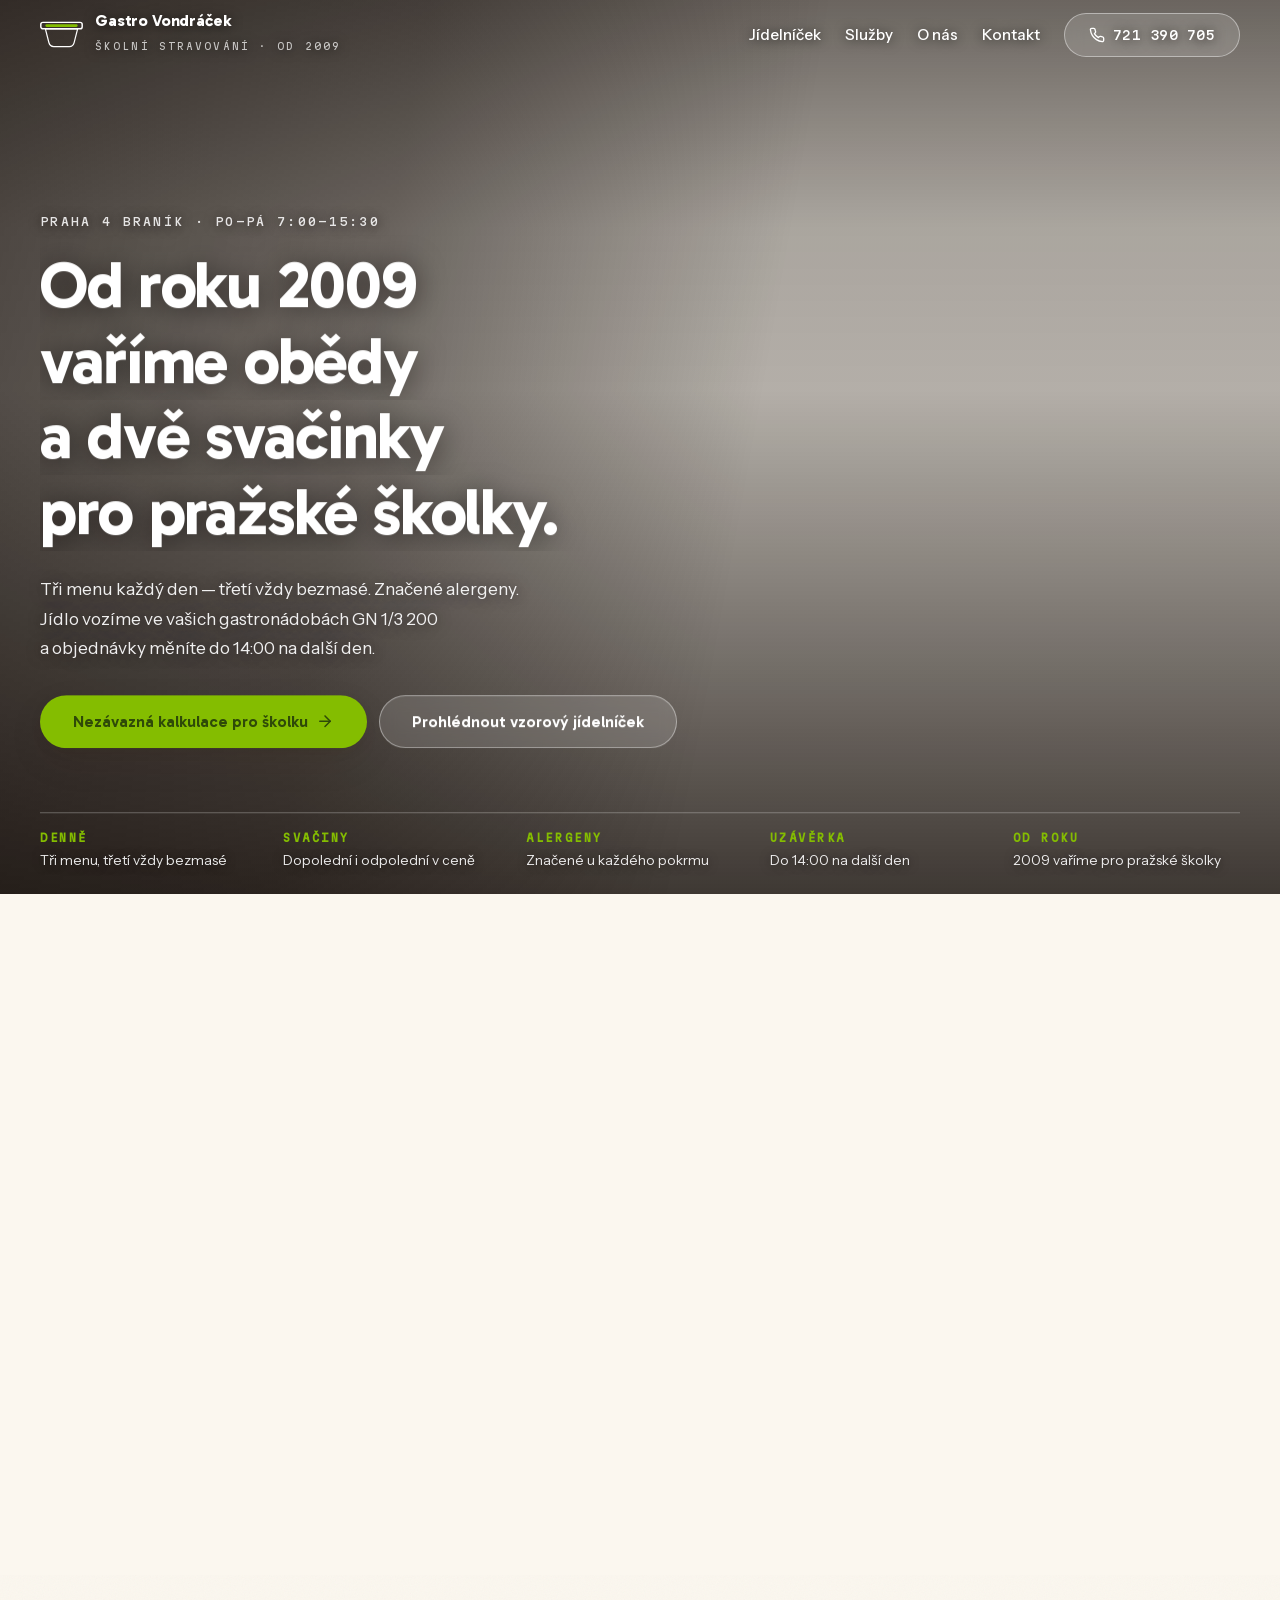
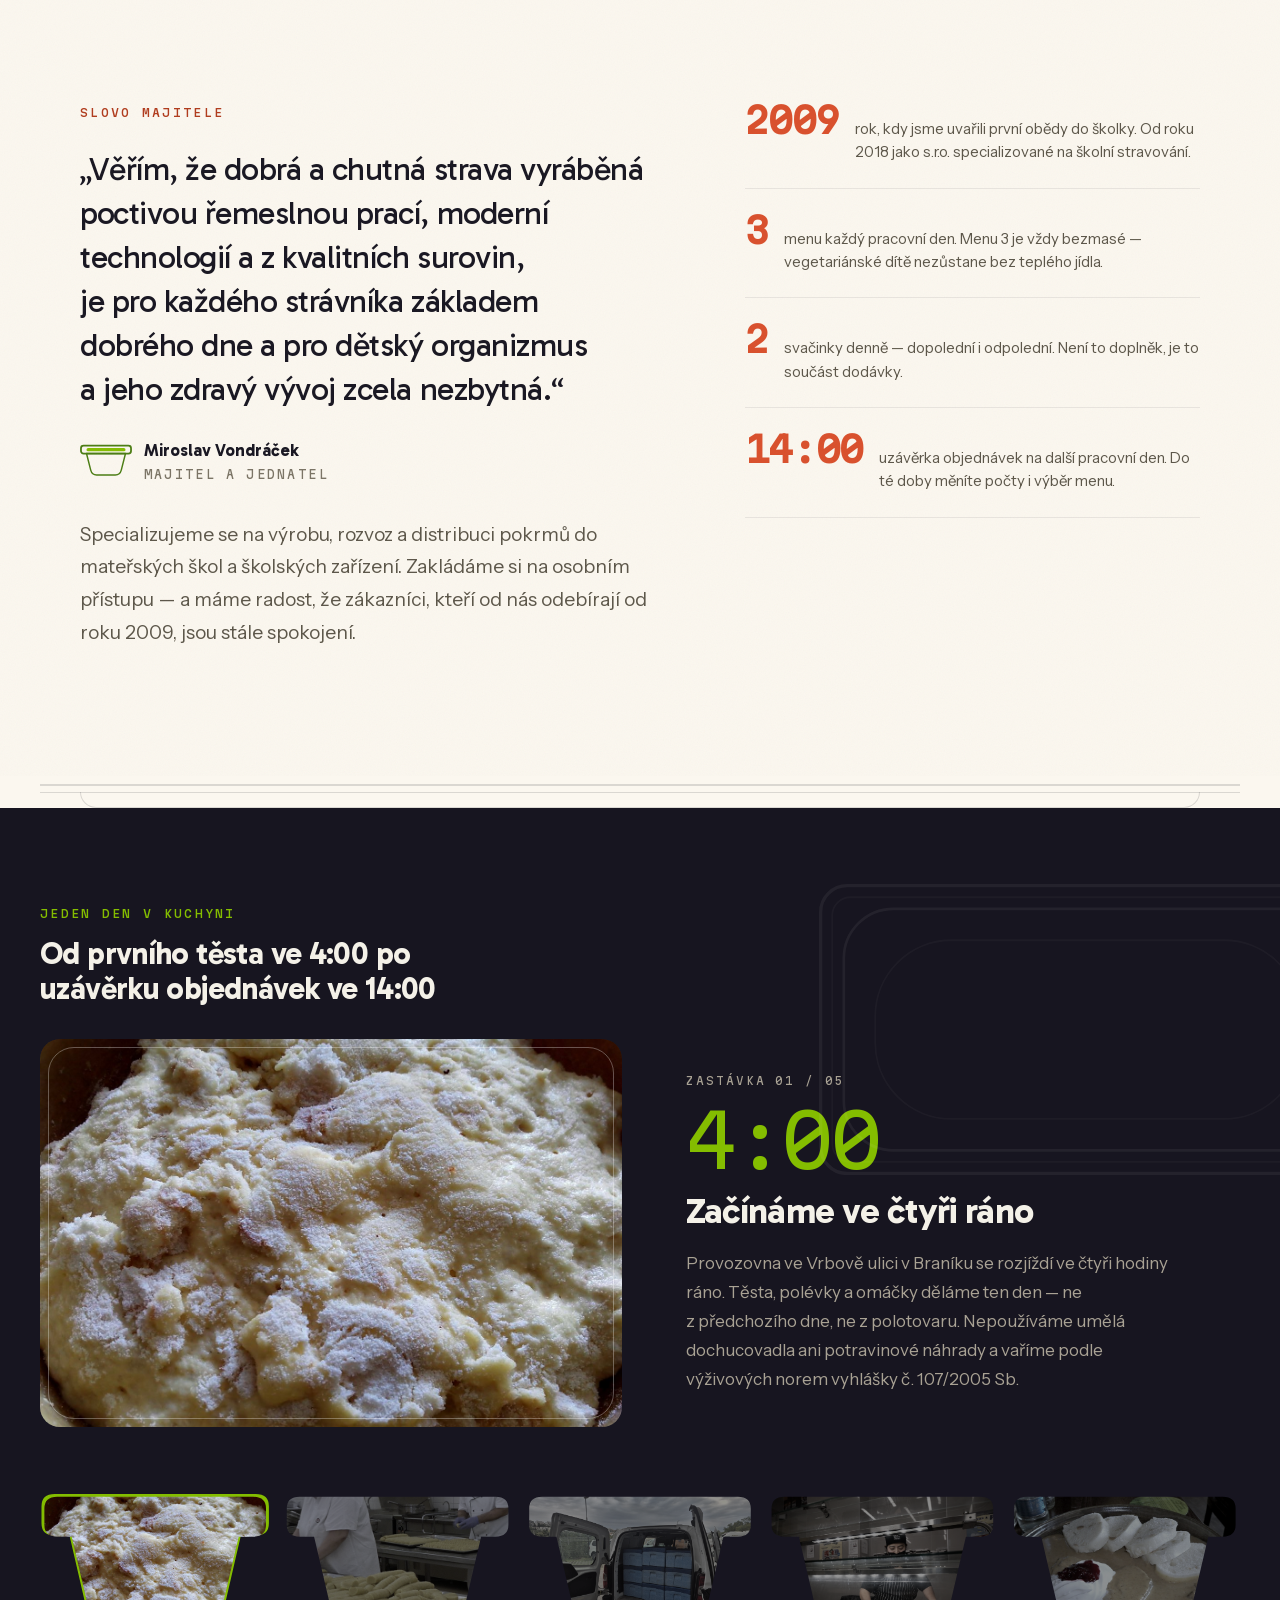
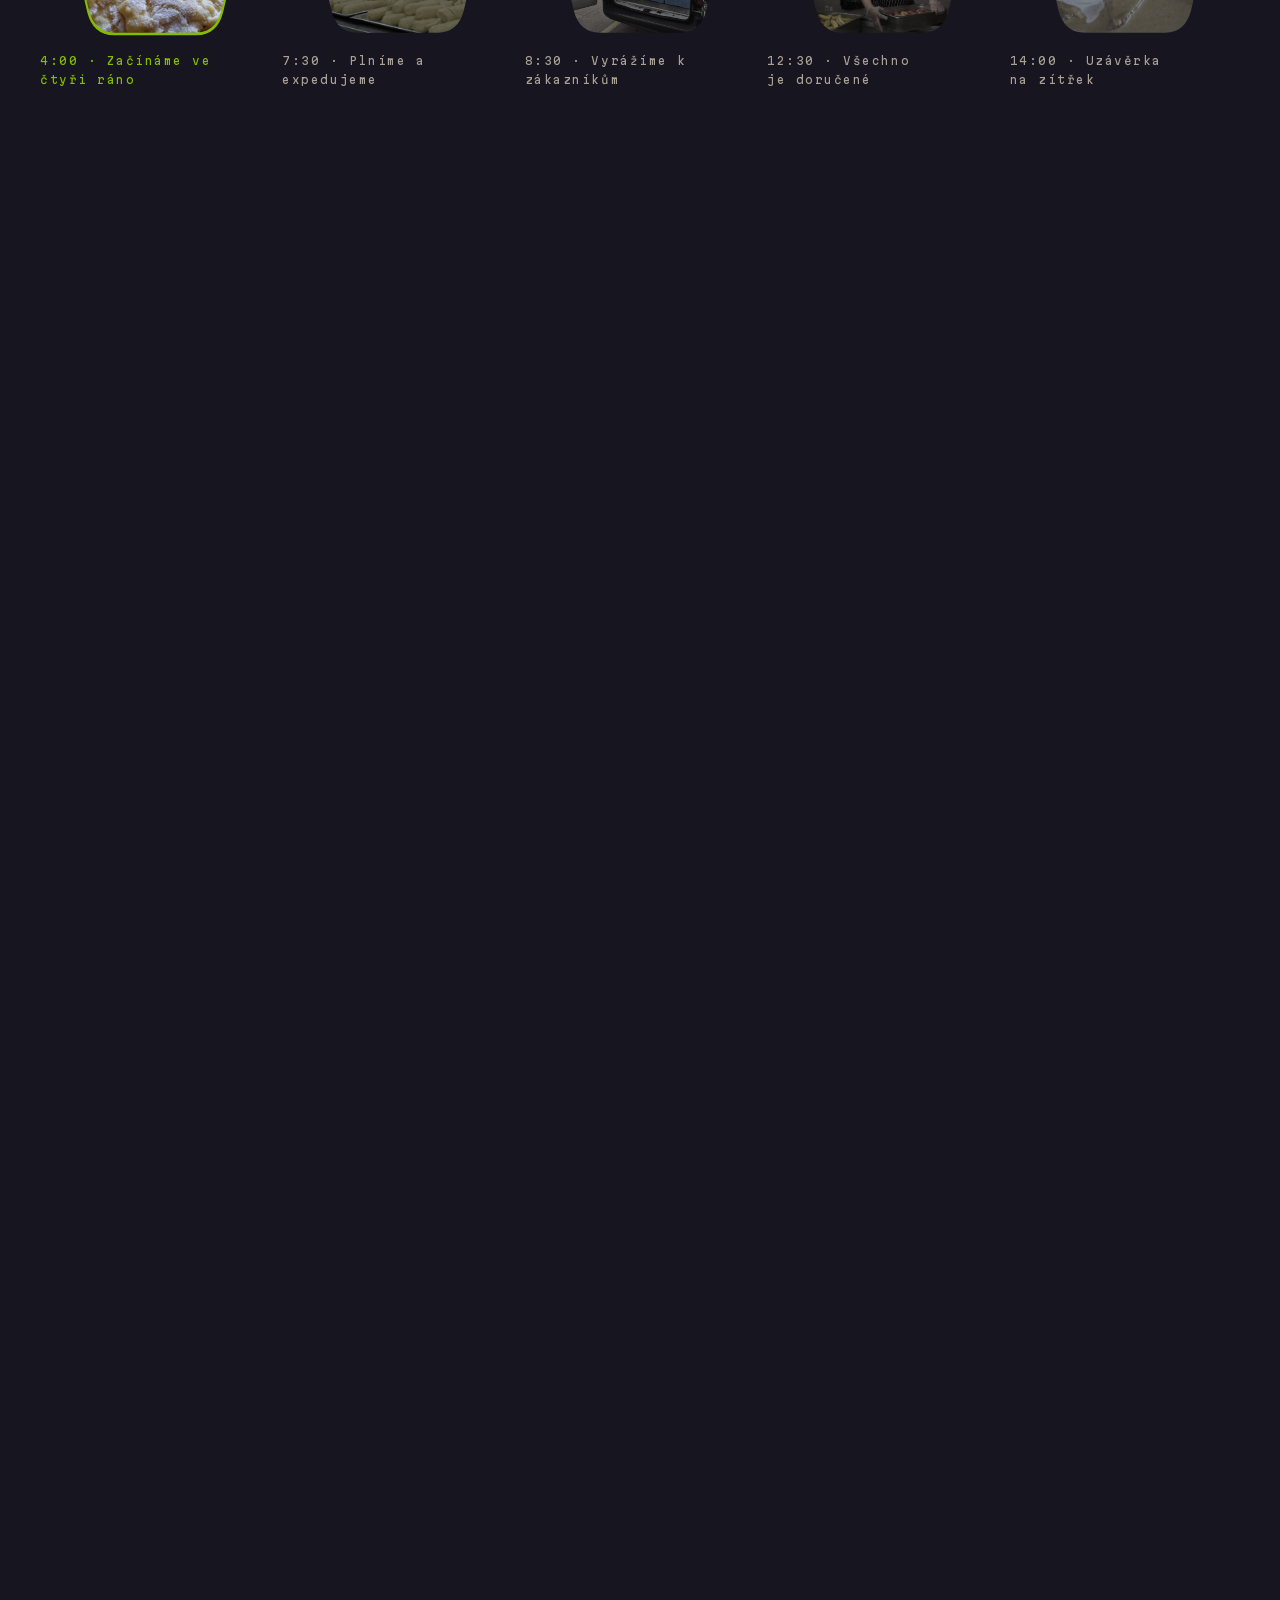
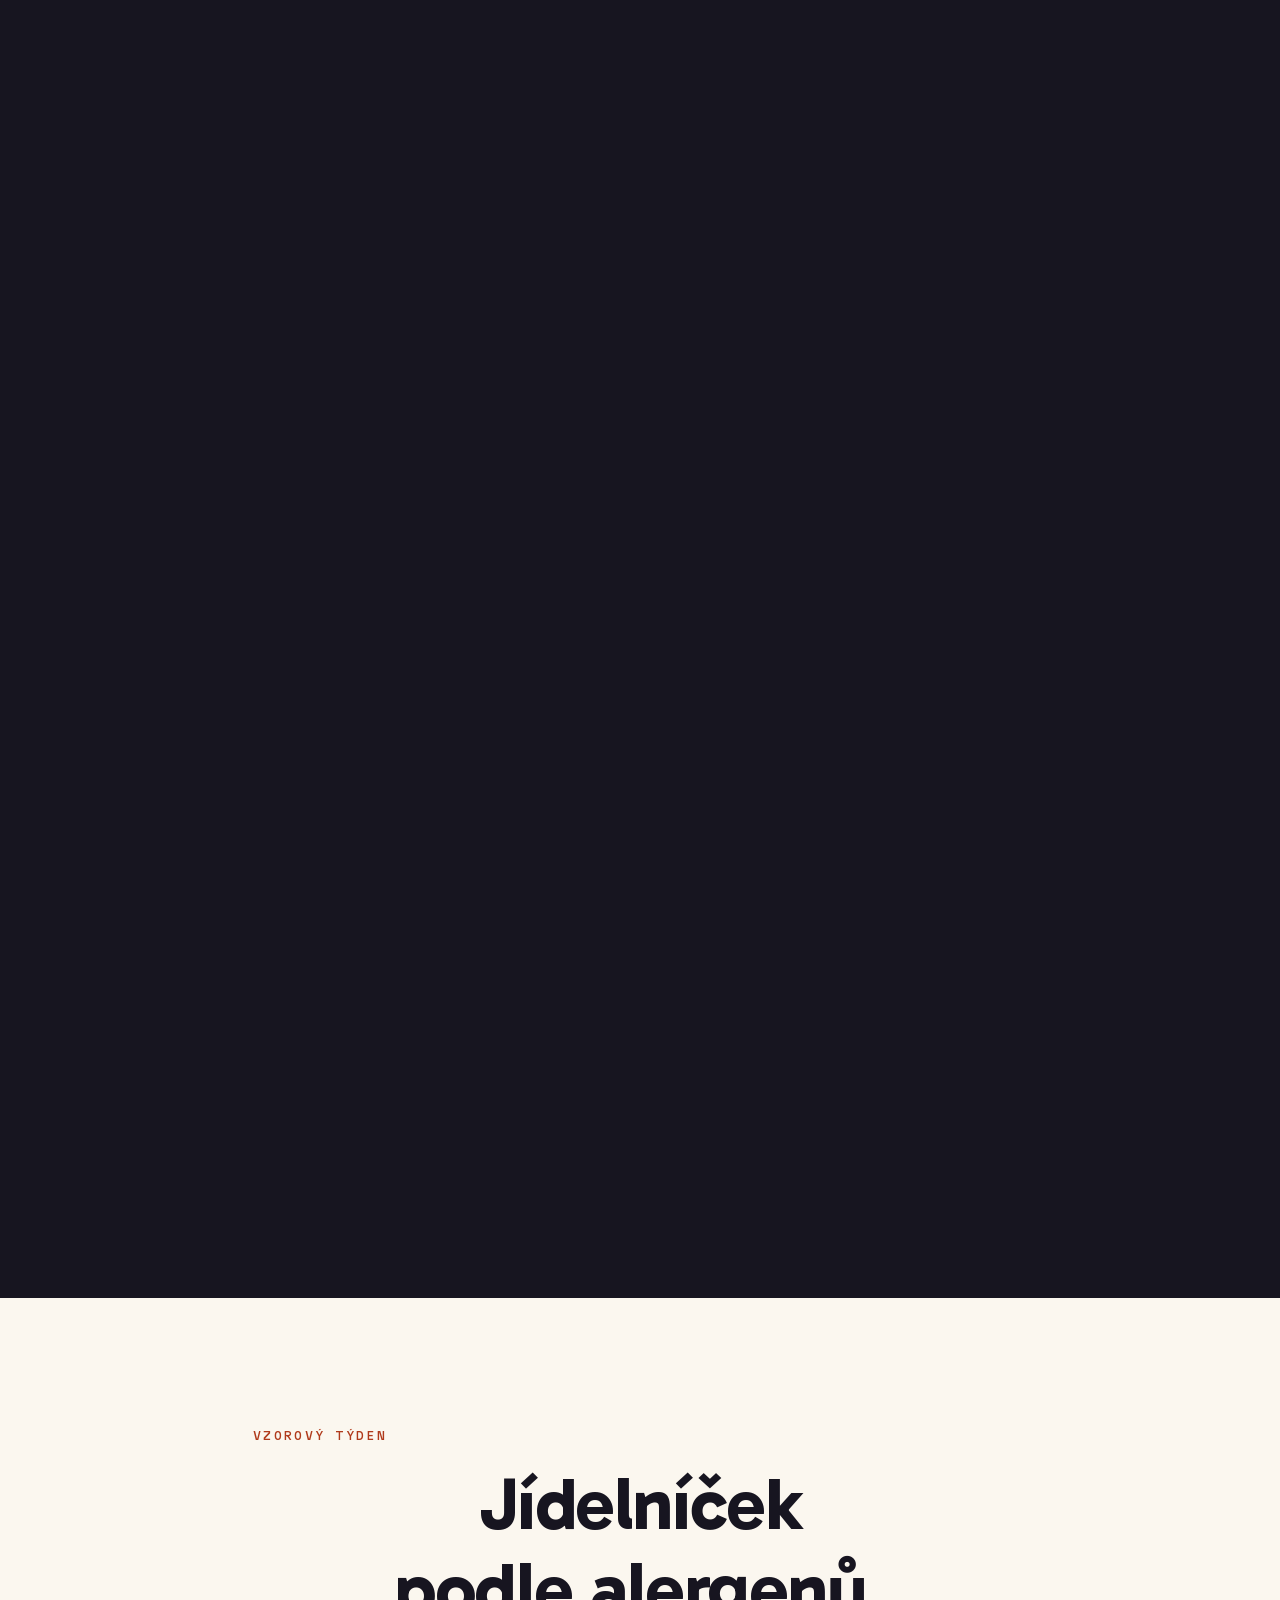
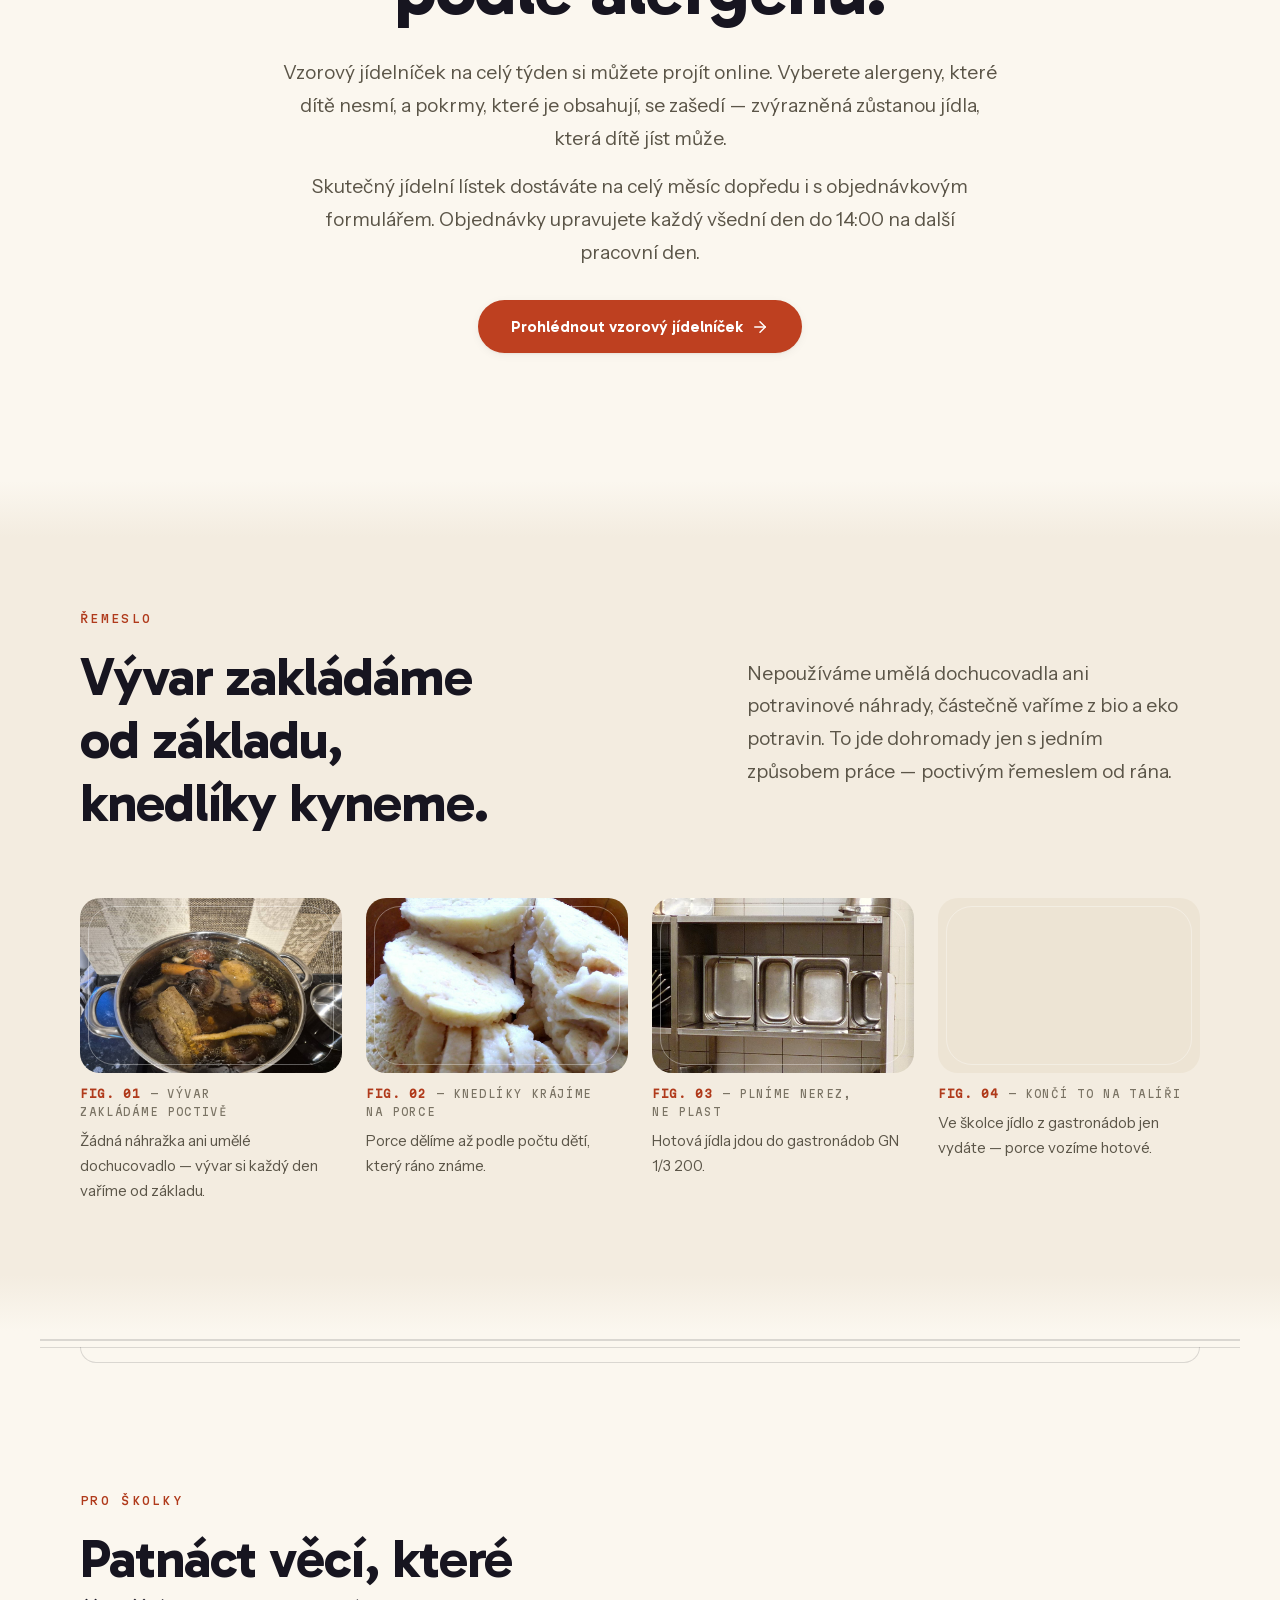
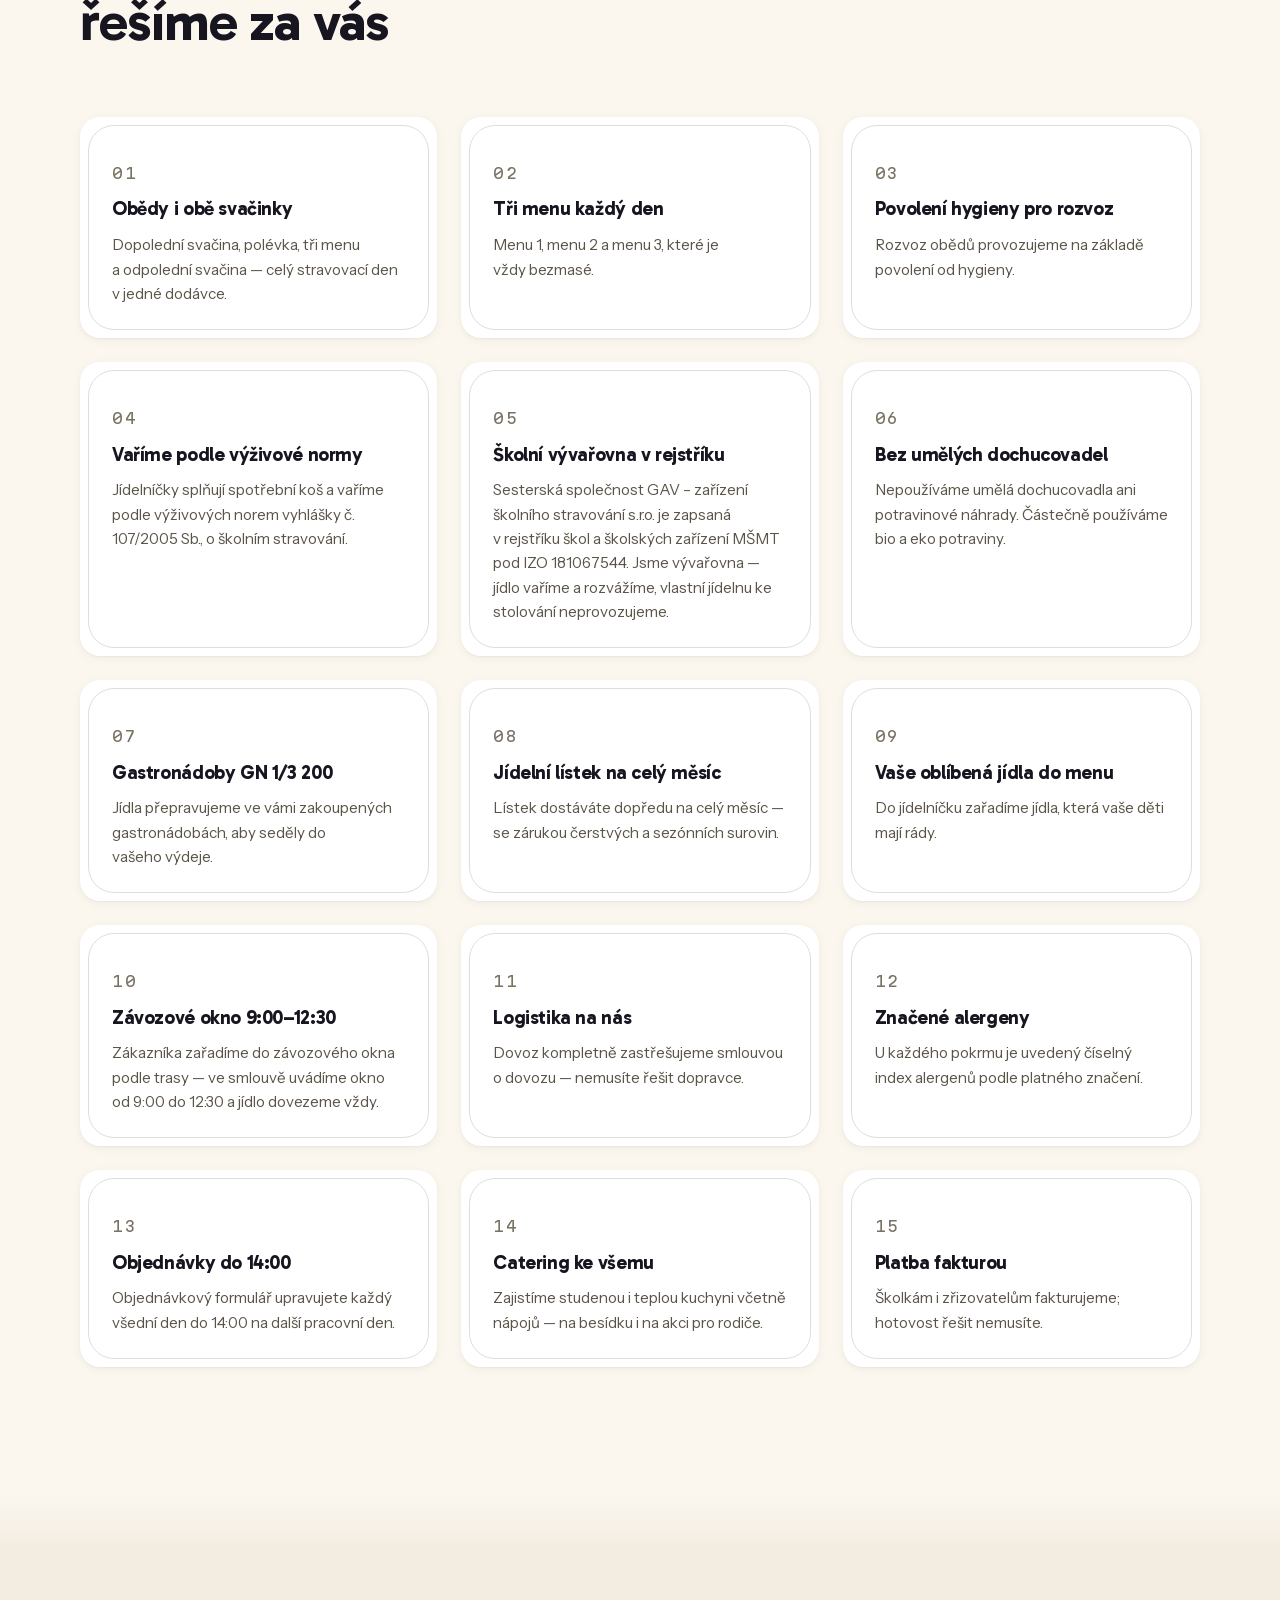
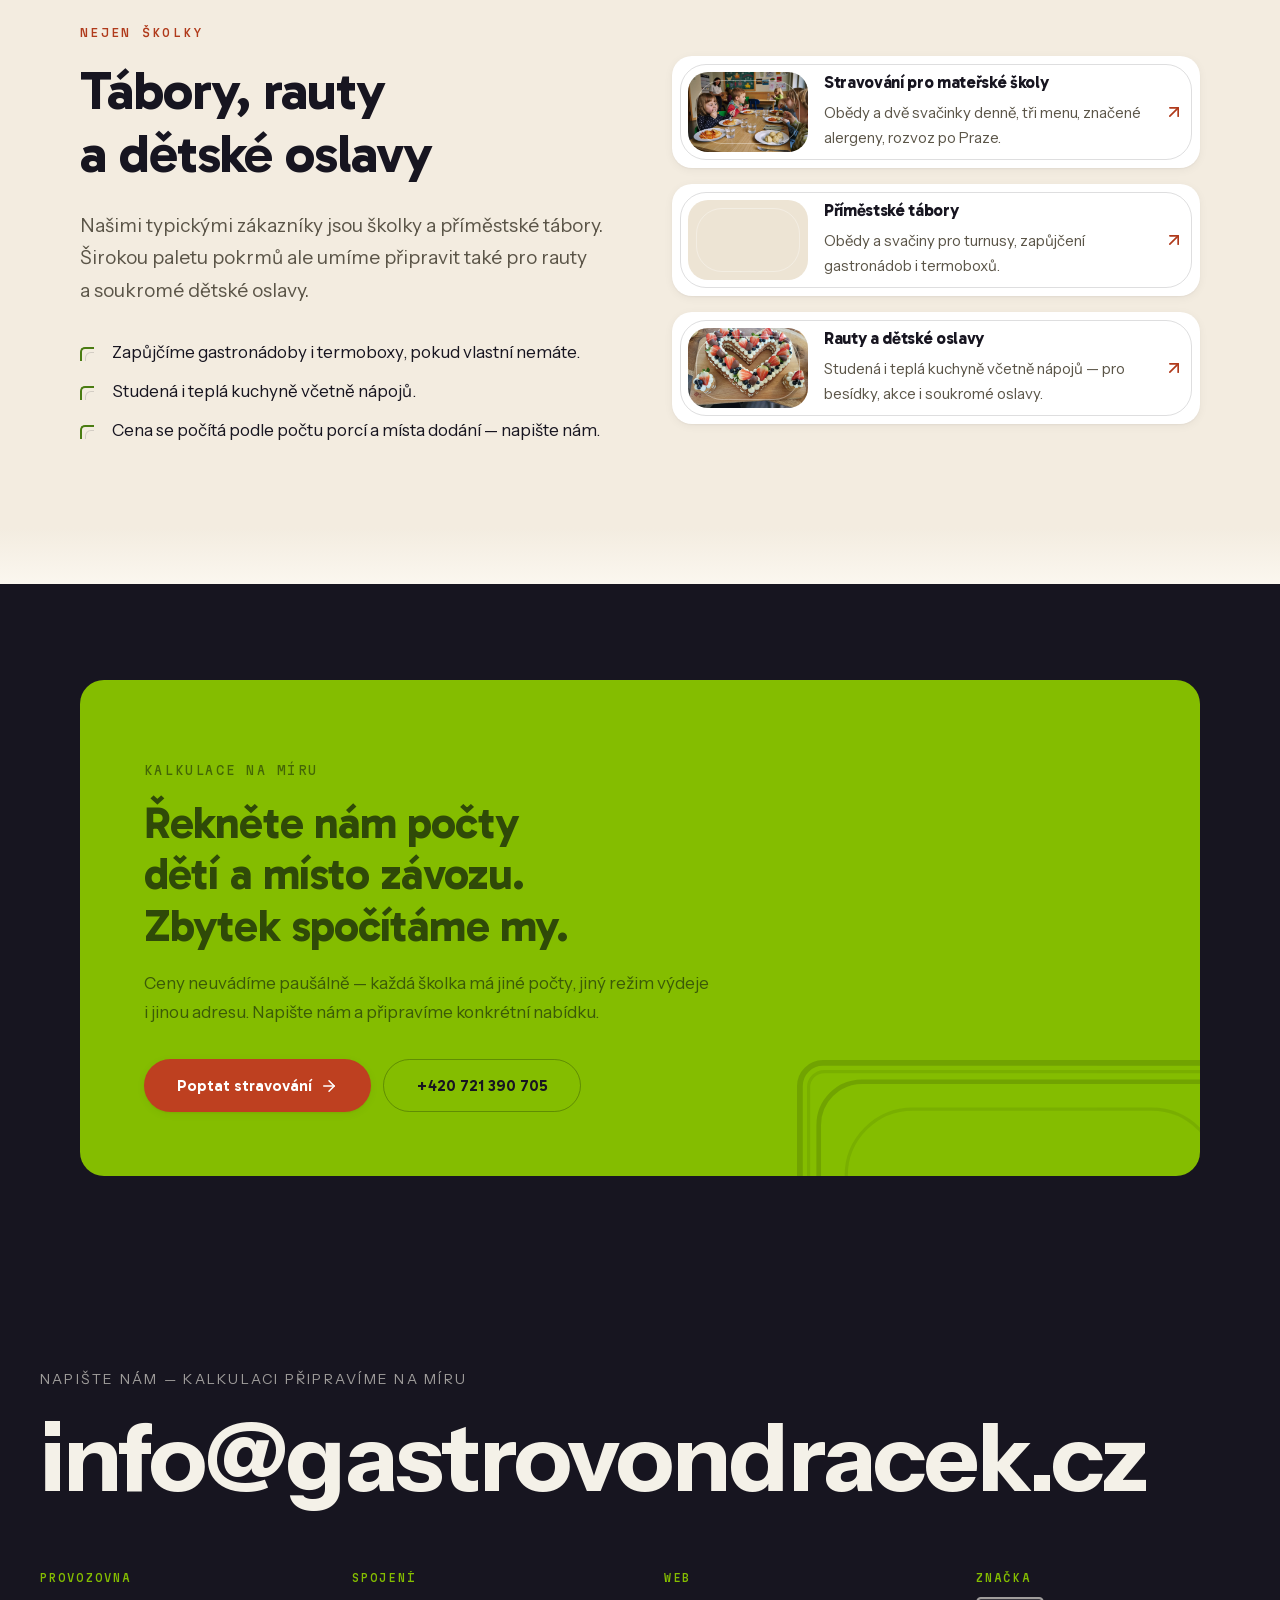
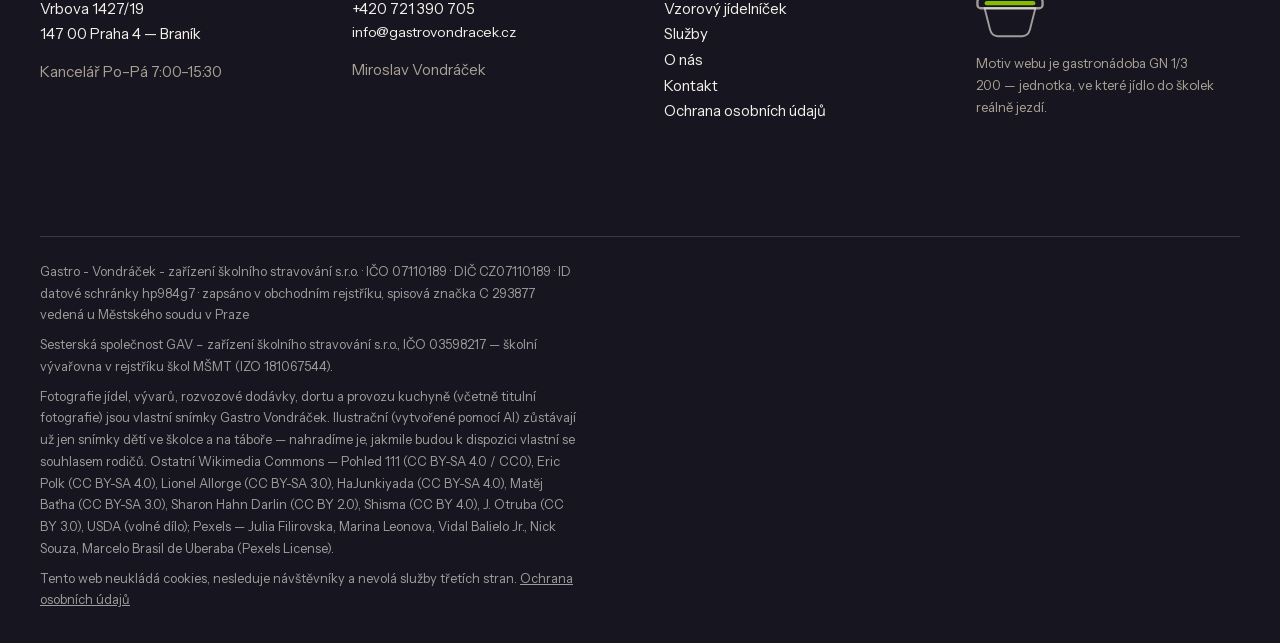
<file: index.html>
<!DOCTYPE html><html lang="cs" class="__variable_5a063b __variable_1ca8cb __variable_a784e9"><head><meta charSet="utf-8"/><meta name="viewport" content="width=device-width, initial-scale=1"/><link rel="preload" href="/_next/static/media/7d28de41f17e98f2-s.p.woff2" as="font" crossorigin="" type="font/woff2"/><link rel="preload" href="/_next/static/media/adb45196eddef626-s.p.woff2" as="font" crossorigin="" type="font/woff2"/><link rel="preload" href="/_next/static/media/ef87c177b26f69d3-s.p.woff2" as="font" crossorigin="" type="font/woff2"/><link rel="preload" as="image" href="/images/knedliky-proces-1.jpg"/><link rel="stylesheet" href="/_next/static/css/4a85f35416aa029e.css" data-precedence="next"/><link rel="preload" as="script" fetchPriority="low" href="/_next/static/chunks/webpack-882cfb55e115d433.js"/><script src="/_next/static/chunks/4bd1b696-dc81b35135595d90.js" async=""></script><script src="/_next/static/chunks/517-8e63033d2a03298e.js" async=""></script><script src="/_next/static/chunks/main-app-4ff18049c15e16bc.js" async=""></script><script src="/_next/static/chunks/app/layout-fd6f10f5c45244dc.js" async=""></script><script src="/_next/static/chunks/896-933556f303015ce8.js" async=""></script><script src="/_next/static/chunks/146-5965a30f3f63aabe.js" async=""></script><script src="/_next/static/chunks/184-87faae8ba03d7d04.js" async=""></script><script src="/_next/static/chunks/301-415e531b064263c8.js" async=""></script><script src="/_next/static/chunks/app/page-63862fd8be310849.js" async=""></script><meta name="next-size-adjust" content=""/><title>Gastro Vondráček | Obědy a svačinky pro školky — Praha</title><meta name="description" content="Rodinná výrobna vaří od roku 2009 obědy a dvě svačinky pro pražské mateřské školy. Tři menu denně, třetí vždy bezmasé, značené alergeny, rozvoz v gastronádobách GN 1/3 200."/><meta name="author" content="Gastro - Vondráček - zařízení školního stravování s.r.o."/><meta name="keywords" content="obědy do školky,stravování mateřské školy Praha,rozvoz obědů školky,příměstské tábory strava"/><meta property="og:title" content="Gastro Vondráček — obědy a svačinky pro pražské školky"/><meta property="og:description" content="Od roku 2009 vaříme obědy a dvě svačinky pro mateřské školy. Tři menu denně, menu 3 vždy bezmasé, značené alergeny."/><meta property="og:locale" content="cs_CZ"/><meta property="og:type" content="website"/><meta name="twitter:card" content="summary"/><meta name="twitter:title" content="Gastro Vondráček — obědy a svačinky pro pražské školky"/><meta name="twitter:description" content="Od roku 2009 vaříme obědy a dvě svačinky pro mateřské školy. Tři menu denně, menu 3 vždy bezmasé, značené alergeny."/><script src="/_next/static/chunks/polyfills-42372ed130431b0a.js" noModule=""></script></head><body><script type="application/ld+json">{"@context":"https://schema.org","@type":"FoodEstablishment","additionalType":"https://schema.org/LocalBusiness","name":"Gastro Vondráček","legalName":"Gastro - Vondráček - zařízení školního stravování s.r.o.","description":"Výroba, rozvoz a distribuce pokrmů do mateřských škol a školských zařízení, příměstské tábory a catering. Praha 4 Braník, od roku 2009.","foundingDate":"2009","servesCuisine":"Česká kuchyně pro dětské strávníky","telephone":"+420721390705","email":"info@gastrovondracek.cz","vatID":"CZ07110189","taxID":"07110189","address":{"@type":"PostalAddress","streetAddress":"Vrbova 1427/19","addressLocality":"Praha","postalCode":"147 00","addressCountry":"CZ"},"geo":{"@type":"GeoCoordinates","latitude":50.0321633,"longitude":14.4249308},"areaServed":{"@type":"City","name":"Praha"},"openingHoursSpecification":[{"@type":"OpeningHoursSpecification","dayOfWeek":["Monday","Tuesday","Wednesday","Thursday","Friday"],"opens":"07:00","closes":"15:30"}],"founder":{"@type":"Person","name":"Miroslav Vondráček"}}</script><a href="#obsah" class="znak-preskoc">Přeskočit na obsah</a><header class="hlavicka hlavicka--pruhledna" style="position:fixed;top:0;left:0;right:0;z-index:var(--z-nav, 50);transform:translateY(0);transition:transform 300ms var(--ease-panel, cubic-bezier(0.32, 0.72, 0, 1));will-change:transform"><div class="hlavicka-obal"><a class="znacka" style="color:#fff" href="/"><svg viewBox="0 0 320 208" width="43" height="28" fill="none" aria-hidden="true" focusable="false" style="display:block;flex:0 0 auto"><path d="M 40 58 L 280 58 L 254 160 Q 246 190 218 190 L 102 190 Q 74 190 66 160 Z" stroke="currentColor" stroke-width="9" stroke-linejoin="round"></path><rect x="6" y="10" width="308" height="48" rx="16" stroke="currentColor" stroke-width="11"></rect><rect x="40" y="24" width="240" height="20" rx="10" fill="#84bd00"></rect></svg><span><span class="znacka-text" style="display:block">Gastro Vondráček</span><span class="znacka-pod">Školní stravování · od 2009</span></span></a><nav class="menu" aria-label="Hlavní navigace" style="color:#fff"><a href="/jidelnicek/">Jídelníček</a><a href="/sluzby/">Služby</a><a href="/o-nas/">O nás</a><a href="/kontakt/">Kontakt</a><a class="btn btn--svetly" href="tel:+420721390705" style="min-height:44px;padding:var(--sp-2) var(--sp-5);font-size:0.92rem"><svg xmlns="http://www.w3.org/2000/svg" width="16" height="16" viewBox="0 0 24 24" fill="none" stroke="currentColor" stroke-width="2" stroke-linecap="round" stroke-linejoin="round" class="lucide lucide-phone" aria-hidden="true"><path d="M22 16.92v3a2 2 0 0 1-2.18 2 19.79 19.79 0 0 1-8.63-3.07 19.5 19.5 0 0 1-6-6 19.79 19.79 0 0 1-3.07-8.67A2 2 0 0 1 4.11 2h3a2 2 0 0 1 2 1.72 12.84 12.84 0 0 0 .7 2.81 2 2 0 0 1-.45 2.11L8.09 9.91a16 16 0 0 0 6 6l1.27-1.27a2 2 0 0 1 2.11-.45 12.84 12.84 0 0 0 2.81.7A2 2 0 0 1 22 16.92z"></path></svg><span class="mono" style="font-size:0.82rem;letter-spacing:0.02em">721 390 705</span></a></nav><button class="hamburger" aria-expanded="false" aria-controls="mobil-menu" style="color:#fff"><svg xmlns="http://www.w3.org/2000/svg" width="18" height="18" viewBox="0 0 24 24" fill="none" stroke="currentColor" stroke-width="2" stroke-linecap="round" stroke-linejoin="round" class="lucide lucide-menu" aria-hidden="true"><line x1="4" x2="20" y1="12" y2="12"></line><line x1="4" x2="20" y1="6" y2="6"></line><line x1="4" x2="20" y1="18" y2="18"></line></svg><span style="font-size:0.9rem">Menu</span></button></div></header><div style="position:relative;height:175vh"><div style="position:sticky;top:0;height:100svh;min-height:560px;overflow:hidden"><div style="position:absolute;inset:0;transform-origin:50% 44%;will-change:transform;transform:none"><picture><source srcSet="/images/hero-velkokuchyne-mobil-v4.jpg" media="(max-width: 760px)"/><img src="/images/hero-velkokuchyne-v2.jpg" alt="Naše výrobní kuchyně ve Vrbově ulici v Braníku — nerezová linka, konvektomat Retigo a sporáky" width="1600" height="800" fetchPriority="high" loading="eager" decoding="async" style="width:100%;height:100%;object-fit:cover;object-position:50% 46%"/></picture></div><div style="position:relative;z-index:2;height:100%;opacity:1;transform:none"><div class="hero-scrim"></div><div class="hero-obsah" style="position:relative;z-index:2"><p class="eyebrow eyebrow--svetlo">Praha 4 Braník · Po–Pá 7:00–15:30</p><h1 class="hero-h1" style="margin-top:var(--sp-4)"><span class="mask-radek"><span style="display:block;will-change:transform, filter;filter:blur(4px);transform:translateY(110%)">Od roku 2009 vaříme obědy</span></span><span class="mask-radek"><span style="display:block;will-change:transform, filter;filter:blur(4px);transform:translateY(110%)">a dvě svačinky</span></span><span class="mask-radek"><span style="display:block;will-change:transform, filter;filter:blur(4px);transform:translateY(110%)">pro pražské školky.</span></span></h1><p class="hero-pod" style="margin-top:var(--sp-5);font-size:1.08rem">Tři menu každý den — třetí vždy bezmasé. Značené alergeny. Jídlo vozíme ve vašich gastronádobách GN 1/3 200 a objednávky měníte do 14:00 na další den.</p><div class="hero-cta" style="margin-top:var(--sp-6)"><a class="btn btn--hlavni" href="/kontakt/">Nezávazná kalkulace pro školku<svg xmlns="http://www.w3.org/2000/svg" width="18" height="18" viewBox="0 0 24 24" fill="none" stroke="currentColor" stroke-width="2" stroke-linecap="round" stroke-linejoin="round" class="lucide lucide-arrow-right" aria-hidden="true"><path d="M5 12h14"></path><path d="m12 5 7 7-7 7"></path></svg></a><a class="btn btn--svetly" href="/jidelnicek/">Prohlédnout vzorový jídelníček</a></div><div class="hero-tyden" style="margin-top:var(--sp-8)"><div class="hero-den"><b>Denně</b><span>Tři menu, třetí vždy bezmasé</span></div><div class="hero-den"><b>Svačiny</b><span>Dopolední i odpolední v ceně</span></div><div class="hero-den"><b>Alergeny</b><span>Značené u každého pokrmu</span></div><div class="hero-den"><b>Uzávěrka</b><span>Do 14:00 na další den</span></div><div class="hero-den"><b>Od roku</b><span>2009 vaříme pro pražské školky</span></div></div></div></div></div></div><main id="obsah"><section class="sekce grain-papir" aria-labelledby="slovo-h"><div class="obal slovo"><div><p class="eyebrow">Slovo majitele</p><blockquote class="citat" id="slovo-h" style="margin-top:var(--sp-5)">„Věřím, že dobrá a chutná strava vyráběná poctivou řemeslnou prací, moderní technologií a z kvalitních surovin, je pro každého strávníka základem dobrého dne a pro dětský organizmus a jeho zdravý vývoj zcela nezbytná.“</blockquote><div class="citat-podpis"><svg viewBox="0 0 320 208" width="52" height="34" fill="none" aria-hidden="true" focusable="false" style="display:block;flex:0 0 auto"><path d="M 40 58 L 280 58 L 254 160 Q 246 190 218 190 L 102 190 Q 74 190 66 160 Z" stroke="var(--green-deep)" stroke-width="9" stroke-linejoin="round"></path><rect x="6" y="10" width="308" height="48" rx="16" stroke="var(--green-deep)" stroke-width="11"></rect><rect x="40" y="24" width="240" height="20" rx="10" fill="var(--green)"></rect></svg><div><p style="font-family:var(--ff-display);font-weight:700">Miroslav Vondráček</p><p class="mono" style="color:var(--muted-2);text-transform:uppercase">majitel a jednatel</p></div></div><p class="perex" style="margin-top:var(--sp-6);max-width:56ch">Specializujeme se na výrobu, rozvoz a distribuci pokrmů do mateřských škol a školských zařízení. Zakládáme si na osobním přístupu — a máme radost, že zákazníci, kteří od nás odebírají od roku 2009, jsou stále spokojení.</p></div><div class="fakta"><div class="fakt"><b class="tnum">2009</b><span>rok, kdy jsme uvařili první obědy do školky. Od roku 2018 jako s.r.o. specializované na školní stravování.</span></div><div class="fakt"><b class="tnum">3</b><span>menu každý pracovní den. Menu 3 je vždy bezmasé — vegetariánské dítě nezůstane bez teplého jídla.</span></div><div class="fakt"><b class="tnum">2</b><span>svačinky denně — dopolední i odpolední. Není to doplněk, je to součást dodávky.</span></div><div class="fakt"><b class="tnum">14:00</b><span>uzávěrka objednávek na další pracovní den. Do té doby měníte počty i výběr menu.</span></div></div></div></section><div class="obal-siroky"><div class="sev-gn" aria-hidden="true"><i></i></div></div><section class="den-scena" style="--den-kroku:5;height:calc(100svh + 310svh)" aria-label="Jeden den v kuchyni"><svg width="0" height="0" aria-hidden="true" focusable="false" style="position:absolute"><defs><clipPath id="gn-silueta" clipPathUnits="objectBoundingBox"><path d="M 0.075 0.038 L 0.925 0.038 Q 0.981 0.038 0.981 0.115 L 0.981 0.221 Q 0.981 0.298 0.925 0.298 L 0.8625 0.298 L 0.7875 0.779 Q 0.7625 0.923 0.675 0.923 L 0.325 0.923 Q 0.2375 0.923 0.2125 0.779 L 0.1375 0.298 L 0.075 0.298 Q 0.019 0.298 0.019 0.221 L 0.019 0.115 Q 0.019 0.038 0.075 0.038 Z"></path></clipPath></defs></svg><div class="den-lepivy"><div class="den-vodoznak" aria-hidden="true"><svg viewBox="0 0 325 176" width="100%" style="display:block;height:auto" fill="none" aria-hidden="true" focusable="false"><rect x="1" y="1" width="323" height="174" rx="16" stroke="#f4f1e8" stroke-width="2"></rect><rect x="8" y="8" width="309" height="160" rx="11" stroke="#f4f1e8" stroke-width="1.1" opacity="0.55"></rect><rect x="15" y="15" width="295" height="146" rx="30" stroke="#f4f1e8" stroke-width="1.6"></rect><rect x="34" y="34" width="257" height="108" rx="46" stroke="#f4f1e8" stroke-width="1.1" opacity="0.55"></rect></svg></div><div class="obal"><p class="eyebrow eyebrow--noc">Jeden den v kuchyni</p><h2 class="den-hlavni" style="margin-top:var(--sp-3)">Od prvního těsta ve 4:00 po uzávěrku objednávek ve 14:00</h2><div class="den-mrizka2" style="margin-top:var(--sp-6)"><div class="den-foto"><img src="/images/knedliky-proces-1.jpg" alt="Vykynuté knedlíkové těsto v míse připravené ke tvarování" width="1400" height="933" loading="eager" decoding="async" style="opacity:1"/><img src="/images/gastronadoby-knedliky.jpg" alt="" width="1400" height="933" loading="lazy" decoding="async" style="opacity:0"/><img src="/images/dodavka-boxy.jpg" alt="" width="1400" height="933" loading="lazy" decoding="async" style="opacity:0"/><img src="/images/ms-vydej-gastronadoby.jpg" alt="" width="1400" height="933" loading="lazy" decoding="async" style="opacity:0"/><img src="/images/svickova-2.jpg" alt="" width="1400" height="933" loading="lazy" decoding="async" style="opacity:0"/></div><div><p class="den-index-mono">Zastávka <!-- -->01<!-- --> / 0<!-- -->5</p><p class="den-cas mono-vel">4:00</p><h3 class="den-nadpis">Začínáme ve čtyři ráno</h3><p class="den-text">Provozovna ve Vrbově ulici v Braníku se rozjíždí ve čtyři hodiny ráno. Těsta, polévky a omáčky děláme ten den — ne z předchozího dne, ne z polotovaru. Nepoužíváme umělá dochucovadla ani potravinové náhrady a vaříme podle výživových norem vyhlášky č. 107/2005 Sb.</p></div></div><ol class="den-rail"><li><button type="button" class="den-zastavka" data-aktivni="1" aria-current="step"><span class="den-thumb"><img src="/images/knedliky-proces-1.jpg" alt="" width="1400" height="933" loading="lazy" decoding="async"/></span><em>4:00<!-- --> · <!-- -->Začínáme ve čtyři ráno</em></button></li><li><button type="button" class="den-zastavka" data-aktivni="0"><span class="den-thumb"><img src="/images/gastronadoby-knedliky.jpg" alt="" width="1400" height="933" loading="lazy" decoding="async"/></span><em>7:30<!-- --> · <!-- -->Plníme a expedujeme</em></button></li><li><button type="button" class="den-zastavka" data-aktivni="0"><span class="den-thumb"><img src="/images/dodavka-boxy.jpg" alt="" width="1400" height="933" loading="lazy" decoding="async"/></span><em>8:30<!-- --> · <!-- -->Vyrážíme k zákazníkům</em></button></li><li><button type="button" class="den-zastavka" data-aktivni="0"><span class="den-thumb"><img src="/images/ms-vydej-gastronadoby.jpg" alt="" width="1400" height="933" loading="lazy" decoding="async"/></span><em>12:30<!-- --> · <!-- -->Všechno je doručené</em></button></li><li><button type="button" class="den-zastavka" data-aktivni="0"><span class="den-thumb"><img src="/images/svickova-2.jpg" alt="" width="1400" height="933" loading="lazy" decoding="async"/></span><em>14:00<!-- --> · <!-- -->Uzávěrka na zítřek</em></button></li></ol></div></div><div class="den-mobil obal"><p class="eyebrow eyebrow--noc">Jeden den v kuchyni</p><h2 class="den-hlavni" style="margin-top:var(--sp-3)">Od prvního těsta ve 4:00 po uzávěrku objednávek ve 14:00</h2></div><ol class="den-mobil den-mobil--seznam obal"><li><p class="den-mobil__index">Zastávka <!-- -->01<!-- --> / 0<!-- -->5</p><p class="den-mobil__cas mono-vel">4:00</p><h3 class="den-mobil__nadpis">Začínáme ve čtyři ráno</h3><img class="den-mobil__foto" src="/images/knedliky-proces-1.jpg" alt="Vykynuté knedlíkové těsto v míse připravené ke tvarování" width="1400" height="933" loading="lazy" decoding="async"/><p class="den-mobil__text">Provozovna ve Vrbově ulici v Braníku se rozjíždí ve čtyři hodiny ráno. Těsta, polévky a omáčky děláme ten den — ne z předchozího dne, ne z polotovaru. Nepoužíváme umělá dochucovadla ani potravinové náhrady a vaříme podle výživových norem vyhlášky č. 107/2005 Sb.</p></li><li><p class="den-mobil__index">Zastávka <!-- -->02<!-- --> / 0<!-- -->5</p><p class="den-mobil__cas mono-vel">7:30</p><h3 class="den-mobil__nadpis">Plníme a expedujeme</h3><img class="den-mobil__foto" src="/images/gastronadoby-knedliky.jpg" alt="Naplněné gastronádoby připravené k expedici" width="1400" height="933" loading="lazy" decoding="async"/><p class="den-mobil__text">Hotová jídla plníme do gastronádob GN 1/3 200 — do těch, které máte ve školce vlastní, aby seděly do vašeho ohřevu i výdeje. Svačinky jedou zvlášť.</p></li><li><p class="den-mobil__index">Zastávka <!-- -->03<!-- --> / 0<!-- -->5</p><p class="den-mobil__cas mono-vel">8:30</p><h3 class="den-mobil__nadpis">Vyrážíme k zákazníkům</h3><img class="den-mobil__foto" src="/images/dodavka-boxy.jpg" alt="Naložená dodávka s termoboxy připravená k rozvozu obědů do školek" width="1400" height="933" loading="lazy" decoding="async"/><p class="den-mobil__text">Rozvoz máme pod svojí střechou — logistiku zastřešujeme smlouvou o dovozu a máme povolení hygieny pro rozvoz obědů. Každý zákazník má své závozové okno podle trasy.</p></li><li><p class="den-mobil__index">Zastávka <!-- -->04<!-- --> / 0<!-- -->5</p><p class="den-mobil__cas mono-vel">12:30</p><h3 class="den-mobil__nadpis">Všechno je doručené</h3><img class="den-mobil__foto" src="/images/ms-vydej-gastronadoby.jpg" alt="Výdej obědů z gastronádob ve školce" width="1400" height="933" loading="lazy" decoding="async"/><p class="den-mobil__text">Do půl jedné odpoledne máme rozvezeno u všech zákazníků. Ve smlouvě uvádíme závozové okno od 9:00 do 12:30 — a jídlo dovezeme vždy.</p></li><li><p class="den-mobil__index">Zastávka <!-- -->05<!-- --> / 0<!-- -->5</p><p class="den-mobil__cas mono-vel">14:00</p><h3 class="den-mobil__nadpis">Uzávěrka na zítřek</h3><img class="den-mobil__foto" src="/images/svickova-2.jpg" alt="Svíčková na smetaně s houskovým knedlíkem — hlavní jídlo dalšího dne" width="1400" height="933" loading="lazy" decoding="async"/><p class="den-mobil__text">Objednávky upravujete každý všední den do čtrnácté hodiny na další pracovní den. Do té doby můžete měnit počty i výběr menu — pak jdeme nakupovat.</p></li></ol></section><section class="sekce" id="karta-tydne" aria-label="Vzorový jídelníček"><div class="obal" style="text-align:center"><p class="eyebrow">Vzorový týden</p><h2 class="h-velka" style="margin-top:var(--sp-4);max-width:20ch;margin-inline:auto"><span class="mask-radek"><span style="display:block;will-change:transform, filter;filter:blur(4px);transform:translateY(110%)">Jídelníček</span></span><span class="mask-radek"><span style="display:block;will-change:transform, filter;filter:blur(4px);transform:translateY(110%)">podle alergenů.</span></span></h2><p class="perex" style="margin-top:var(--sp-5);max-width:56ch;margin-inline:auto">Vzorový jídelníček na celý týden si můžete projít online. Vyberete alergeny, které dítě nesmí, a pokrmy, které je obsahují, se zašedí — zvýrazněná zůstanou jídla, která dítě jíst může.</p><p class="perex" style="margin-top:var(--sp-4);max-width:56ch;margin-inline:auto">Skutečný jídelní lístek dostáváte na celý měsíc dopředu i s objednávkovým formulářem. Objednávky upravujete každý všední den do 14:00 na další pracovní den.</p><div style="margin-top:var(--sp-6);display:flex;gap:var(--sp-3);flex-wrap:wrap;justify-content:center"><a class="btn btn--hlavni" href="/jidelnicek/">Prohlédnout vzorový jídelníček<svg xmlns="http://www.w3.org/2000/svg" width="18" height="18" viewBox="0 0 24 24" fill="none" stroke="currentColor" stroke-width="2" stroke-linecap="round" stroke-linejoin="round" class="lucide lucide-arrow-right" aria-hidden="true"><path d="M5 12h14"></path><path d="m12 5 7 7-7 7"></path></svg></a></div></div></section><section class="sekce sekce--krem" aria-labelledby="remeslo-h"><div class="obal"><div class="remeslo" style="margin-bottom:var(--sp-8)"><div style="grid-column:span 6"><p class="eyebrow">Řemeslo</p><h2 class="h-sekce" id="remeslo-h" style="margin-top:var(--sp-4)">Vývar zakládáme od základu, knedlíky kyneme.</h2></div><div style="grid-column:8 / span 5"><p class="perex">Nepoužíváme umělá dochucovadla ani potravinové náhrady, částečně vaříme z bio a eko potravin. To jde dohromady jen s jedním způsobem práce — poctivým řemeslem od rána.</p></div></div><div class="remeslo remeslo--figury"><div style="min-width:0;grid-column:span 3;opacity:0;transform:translateY(30px)"><figure class="krok-figura"><div class="gn-foto" style="aspect-ratio:3 / 2"><img src="/images/vyvar-hrnec.jpg" alt="Hovězí vývar s masem a kořenovou zeleninou ve varném hrnci naší kuchyně" width="1400" height="933" loading="lazy" decoding="async"/></div><figcaption><b>FIG. <!-- -->01</b> — <!-- -->Vývar zakládáme poctivě</figcaption><p class="mala" style="margin-top:var(--sp-2)">Žádná náhražka ani umělé dochucovadlo — vývar si každý den vaříme od základu.</p></figure></div><div style="min-width:0;grid-column:span 3;opacity:0;transform:translateY(30px)"><figure class="krok-figura"><div class="gn-foto" style="aspect-ratio:3 / 2"><img src="/images/knedliky-proces-2.jpg" alt="Nakrájené houskové knedlíky připravené k výdeji" width="1400" height="933" loading="lazy" decoding="async"/></div><figcaption><b>FIG. <!-- -->02</b> — <!-- -->Knedlíky krájíme na porce</figcaption><p class="mala" style="margin-top:var(--sp-2)">Porce dělíme až podle počtu dětí, který ráno známe.</p></figure></div><div style="min-width:0;grid-column:span 3;opacity:0;transform:translateY(30px)"><figure class="krok-figura"><div class="gn-foto" style="aspect-ratio:3 / 2"><img src="/images/gn-nerez-detail.jpg" alt="Řada nerezových gastronádob na polici výrobní kuchyně" width="1400" height="933" loading="lazy" decoding="async"/></div><figcaption><b>FIG. <!-- -->03</b> — <!-- -->Plníme nerez, ne plast</figcaption><p class="mala" style="margin-top:var(--sp-2)">Hotová jídla jdou do gastronádob GN 1/3 200.</p></figure></div><div style="min-width:0;grid-column:span 3;opacity:0;transform:translateY(30px)"><figure class="krok-figura"><div class="gn-foto" style="aspect-ratio:3 / 2"><img src="/images/talir-kure-nudle.jpg" alt="Naporcované kuřecí maso s nudlemi na talíři, připravené k výdeji" width="1400" height="933" loading="lazy" decoding="async"/></div><figcaption><b>FIG. <!-- -->04</b> — <!-- -->Končí to na talíři</figcaption><p class="mala" style="margin-top:var(--sp-2)">Ve školce jídlo z gastronádob jen vydáte — porce vozíme hotové.</p></figure></div></div></div></section><div class="obal-siroky"><div class="sev-gn" aria-hidden="true"><i></i></div></div><section class="sekce" aria-labelledby="skolky-h"><div class="obal"><div style="max-width:44ch"><p class="eyebrow">Pro školky</p><h2 class="h-sekce" id="skolky-h" style="margin-top:var(--sp-4)">Patnáct věcí, které řešíme za vás</h2></div><div class="bento" style="margin-top:var(--sp-8)"><article class="gn-ram gn-ram--hover karta" style="grid-column:span 2"><p class="mono" style="color:var(--muted-2);text-transform:uppercase">01</p><h3 style="margin-top:var(--sp-3)">Obědy i obě svačinky</h3><p>Dopolední svačina, polévka, tři menu a odpolední svačina — celý stravovací den v jedné dodávce.</p></article><article class="gn-ram gn-ram--hover karta" style="grid-column:span 2"><p class="mono" style="color:var(--muted-2);text-transform:uppercase">02</p><h3 style="margin-top:var(--sp-3)">Tři menu každý den</h3><p>Menu 1, menu 2 a menu 3, které je vždy bezmasé.</p></article><article class="gn-ram gn-ram--hover karta" style="grid-column:span 2"><p class="mono" style="color:var(--muted-2);text-transform:uppercase">03</p><h3 style="margin-top:var(--sp-3)">Povolení hygieny pro rozvoz</h3><p>Rozvoz obědů provozujeme na základě povolení od hygieny.</p></article><article class="gn-ram gn-ram--hover karta" style="grid-column:span 2"><p class="mono" style="color:var(--muted-2);text-transform:uppercase">04</p><h3 style="margin-top:var(--sp-3)">Vaříme podle výživové normy</h3><p>Jídelníčky splňují spotřební koš a vaříme podle výživových norem vyhlášky č. 107/2005 Sb., o školním stravování.</p></article><article class="gn-ram gn-ram--hover karta" style="grid-column:span 2"><p class="mono" style="color:var(--muted-2);text-transform:uppercase">05</p><h3 style="margin-top:var(--sp-3)">Školní vývařovna v rejstříku</h3><p>Sesterská společnost GAV – zařízení školního stravování s.r.o. je zapsaná v rejstříku škol a školských zařízení MŠMT pod IZO 181067544. Jsme vývařovna — jídlo vaříme a rozvážíme, vlastní jídelnu ke stolování neprovozujeme.</p></article><article class="gn-ram gn-ram--hover karta" style="grid-column:span 2"><p class="mono" style="color:var(--muted-2);text-transform:uppercase">06</p><h3 style="margin-top:var(--sp-3)">Bez umělých dochucovadel</h3><p>Nepoužíváme umělá dochucovadla ani potravinové náhrady. Částečně používáme bio a eko potraviny.</p></article><article class="gn-ram gn-ram--hover karta" style="grid-column:span 2"><p class="mono" style="color:var(--muted-2);text-transform:uppercase">07</p><h3 style="margin-top:var(--sp-3)">Gastronádoby GN 1/3 200</h3><p>Jídla přepravujeme ve vámi zakoupených gastronádobách, aby seděly do vašeho výdeje.</p></article><article class="gn-ram gn-ram--hover karta" style="grid-column:span 2"><p class="mono" style="color:var(--muted-2);text-transform:uppercase">08</p><h3 style="margin-top:var(--sp-3)">Jídelní lístek na celý měsíc</h3><p>Lístek dostáváte dopředu na celý měsíc — se zárukou čerstvých a sezónních surovin.</p></article><article class="gn-ram gn-ram--hover karta" style="grid-column:span 2"><p class="mono" style="color:var(--muted-2);text-transform:uppercase">09</p><h3 style="margin-top:var(--sp-3)">Vaše oblíbená jídla do menu</h3><p>Do jídelníčku zařadíme jídla, která vaše děti mají rády.</p></article><article class="gn-ram gn-ram--hover karta" style="grid-column:span 2"><p class="mono" style="color:var(--muted-2);text-transform:uppercase">10</p><h3 style="margin-top:var(--sp-3)">Závozové okno 9:00–12:30</h3><p>Zákazníka zařadíme do závozového okna podle trasy — ve smlouvě uvádíme okno od 9:00 do 12:30 a jídlo dovezeme vždy.</p></article><article class="gn-ram gn-ram--hover karta" style="grid-column:span 2"><p class="mono" style="color:var(--muted-2);text-transform:uppercase">11</p><h3 style="margin-top:var(--sp-3)">Logistika na nás</h3><p>Dovoz kompletně zastřešujeme smlouvou o dovozu — nemusíte řešit dopravce.</p></article><article class="gn-ram gn-ram--hover karta" style="grid-column:span 2"><p class="mono" style="color:var(--muted-2);text-transform:uppercase">12</p><h3 style="margin-top:var(--sp-3)">Značené alergeny</h3><p>U každého pokrmu je uvedený číselný index alergenů podle platného značení.</p></article><article class="gn-ram gn-ram--hover karta" style="grid-column:span 2"><p class="mono" style="color:var(--muted-2);text-transform:uppercase">13</p><h3 style="margin-top:var(--sp-3)">Objednávky do 14:00</h3><p>Objednávkový formulář upravujete každý všední den do 14:00 na další pracovní den.</p></article><article class="gn-ram gn-ram--hover karta" style="grid-column:span 2"><p class="mono" style="color:var(--muted-2);text-transform:uppercase">14</p><h3 style="margin-top:var(--sp-3)">Catering ke všemu</h3><p>Zajistíme studenou i teplou kuchyni včetně nápojů — na besídku i na akci pro rodiče.</p></article><article class="gn-ram gn-ram--hover karta" style="grid-column:span 2"><p class="mono" style="color:var(--muted-2);text-transform:uppercase">15</p><h3 style="margin-top:var(--sp-3)">Platba fakturou</h3><p>Školkám i zřizovatelům fakturujeme; hotovost řešit nemusíte.</p></article></div></div></section><section class="sekce sekce--krem" aria-labelledby="dalsi-h"><div class="obal"><div class="split"><div><p class="eyebrow">Nejen školky</p><h2 class="h-sekce" id="dalsi-h" style="margin-top:var(--sp-4)">Tábory, rauty a dětské oslavy</h2><p class="perex" style="margin-top:var(--sp-5)">Našimi typickými zákazníky jsou školky a příměstské tábory. Širokou paletu pokrmů ale umíme připravit také pro rauty a soukromé dětské oslavy.</p><ul class="gn-seznam" style="margin-top:var(--sp-6)"><li>Zapůjčíme gastronádoby i termoboxy, pokud vlastní nemáte.</li><li>Studená i teplá kuchyně včetně nápojů.</li><li>Cena se počítá podle počtu porcí a místa dodání — napište nám.</li></ul></div><div style="display:grid;gap:var(--sp-4)"><a class="gn-ram gn-ram--hover" style="display:grid;grid-template-columns:120px minmax(0,1fr) auto;gap:var(--sp-4);align-items:center;padding:var(--sp-4);text-decoration:none" href="/sluzby/skolky/"><div class="gn-foto" style="aspect-ratio:3 / 2"><img src="/images/ai-ms-obed-deti.jpg" alt="Děti v mateřské škole obědvají u společného stolu (ilustrační snímek)" width="1400" height="933" loading="lazy" decoding="async"/></div><div><h3 style="font-size:1.06rem">Stravování pro mateřské školy</h3><p class="mala" style="margin-top:var(--sp-2)">Obědy a dvě svačinky denně, tři menu, značené alergeny, rozvoz po Praze.</p></div><svg xmlns="http://www.w3.org/2000/svg" width="20" height="20" viewBox="0 0 24 24" fill="none" stroke="currentColor" stroke-width="2" stroke-linecap="round" stroke-linejoin="round" class="lucide lucide-arrow-up-right" aria-hidden="true" style="color:var(--tomato-text)"><path d="M7 7h10v10"></path><path d="M7 17 17 7"></path></svg></a><a class="gn-ram gn-ram--hover" style="display:grid;grid-template-columns:120px minmax(0,1fr) auto;gap:var(--sp-4);align-items:center;padding:var(--sp-4);text-decoration:none" href="/sluzby/primestske-tabory/"><div class="gn-foto" style="aspect-ratio:3 / 2"><img src="/images/ai-tabor-obed-venku.jpg" alt="Děti na příměstském táboře obědvají venku u dřevěných stolů (ilustrační snímek)" width="1400" height="933" loading="lazy" decoding="async"/></div><div><h3 style="font-size:1.06rem">Příměstské tábory</h3><p class="mala" style="margin-top:var(--sp-2)">Obědy a svačiny pro turnusy, zapůjčení gastronádob i termoboxů.</p></div><svg xmlns="http://www.w3.org/2000/svg" width="20" height="20" viewBox="0 0 24 24" fill="none" stroke="currentColor" stroke-width="2" stroke-linecap="round" stroke-linejoin="round" class="lucide lucide-arrow-up-right" aria-hidden="true" style="color:var(--tomato-text)"><path d="M7 7h10v10"></path><path d="M7 17 17 7"></path></svg></a><a class="gn-ram gn-ram--hover" style="display:grid;grid-template-columns:120px minmax(0,1fr) auto;gap:var(--sp-4);align-items:center;padding:var(--sp-4);text-decoration:none" href="/sluzby/rauty-a-oslavy/"><div class="gn-foto" style="aspect-ratio:3 / 2"><img src="/images/dort-srdce.jpg" alt="Dort ve tvaru srdce s jahodami, borůvkami a šlehačkou z naší cukrářské výroby" width="1400" height="933" loading="lazy" decoding="async"/></div><div><h3 style="font-size:1.06rem">Rauty a dětské oslavy</h3><p class="mala" style="margin-top:var(--sp-2)">Studená i teplá kuchyně včetně nápojů — pro besídky, akce i soukromé oslavy.</p></div><svg xmlns="http://www.w3.org/2000/svg" width="20" height="20" viewBox="0 0 24 24" fill="none" stroke="currentColor" stroke-width="2" stroke-linecap="round" stroke-linejoin="round" class="lucide lucide-arrow-up-right" aria-hidden="true" style="color:var(--tomato-text)"><path d="M7 7h10v10"></path><path d="M7 17 17 7"></path></svg></a></div></div></div></section><section class="sekce sekce--tesna sekce--noc"><div class="obal"><div class="vyzva"><div style="position:relative;z-index:1"><p class="mono" style="text-transform:uppercase;color:var(--green-ink);opacity:0.75">Kalkulace na míru</p><h2 style="margin-top:var(--sp-4)">Řekněte nám počty dětí a místo závozu. Zbytek spočítáme my.</h2><p>Ceny neuvádíme paušálně — každá školka má jiné počty, jiný režim výdeje i jinou adresu. Napište nám a připravíme konkrétní nabídku.</p><div style="display:flex;flex-wrap:wrap;gap:var(--sp-3);margin-top:var(--sp-6)"><a class="btn btn--hlavni" href="/kontakt/">Poptat stravování<svg xmlns="http://www.w3.org/2000/svg" width="18" height="18" viewBox="0 0 24 24" fill="none" stroke="currentColor" stroke-width="2" stroke-linecap="round" stroke-linejoin="round" class="lucide lucide-arrow-right" aria-hidden="true"><path d="M5 12h14"></path><path d="m12 5 7 7-7 7"></path></svg></a><a class="btn btn--druhy" href="tel:+420721390705">+420 721 390 705</a></div></div><div aria-hidden="true" style="position:absolute;right:-6%;bottom:-28%;width:42%;opacity:0.22;pointer-events:none"><svg viewBox="0 0 325 176" width="100%" style="display:block;height:auto" fill="none" aria-hidden="true" focusable="false"><rect x="2" y="2" width="321" height="172" rx="16" stroke="var(--green-ink)" stroke-width="4"></rect><rect x="8" y="8" width="309" height="160" rx="11" stroke="var(--green-ink)" stroke-width="2.2" opacity="0.55"></rect><rect x="15" y="15" width="295" height="146" rx="30" stroke="var(--green-ink)" stroke-width="3.2"></rect><rect x="34" y="34" width="257" height="108" rx="46" stroke="var(--green-ink)" stroke-width="2.2" opacity="0.55"></rect></svg></div></div></div></section></main><footer class="paticka" style="position:relative;background:var(--paticka-bg, var(--noc, #101114));color:var(--paticka-text, #f2f0ea);padding:var(--sp-9, 96px) var(--gutter, 24px) var(--sp-6, 32px)"><div style="max-width:var(--container, 1200px);margin:0 auto"><p style="font-size:var(--fs-sm, 14px);letter-spacing:var(--tracking-wide, 0.16em);text-transform:uppercase;color:var(--paticka-muted, rgba(242,240,234,0.6));margin-bottom:var(--sp-4, 16px)">Napište nám — kalkulaci připravíme na míru</p><a href="mailto:info@gastrovondracek.cz?subject=Popt%C3%A1vka%20stravov%C3%A1n%C3%AD%20%E2%80%94%20%C5%A1kolka" style="display:block;font-size:clamp(1.5rem, calc((100vw - 2 * var(--gutter, 24px)) / 12.65), 7rem);line-height:1.04;letter-spacing:var(--tracking-tight, -0.02em);font-weight:700;text-decoration:none;white-space:nowrap;max-width:100%">info@gastrovondracek.cz</a><div style="margin-top:var(--sp-8, 64px);display:flex;flex-wrap:wrap;gap:var(--sp-7, 48px);justify-content:space-between;align-items:flex-end"><div style="display:grid;grid-template-columns:repeat(auto-fit, minmax(200px, 1fr));gap:var(--sp-7);width:100%"><div class="paticka-sloupec"><h4>Provozovna</h4><p>Vrbova 1427/19<br/>147 00<!-- --> <!-- -->Praha 4 — Braník</p><p style="margin-top:var(--sp-3);color:var(--noc-muted)">Kancelář <!-- -->Po–Pá 7:00–15:30</p></div><div class="paticka-sloupec"><h4>Spojení</h4><a href="tel:+420721390705">+420 721 390 705</a><a class="email-radek" href="mailto:info@gastrovondracek.cz">info@gastrovondracek.cz</a><p style="margin-top:var(--sp-3);color:var(--noc-muted)">Miroslav Vondráček</p></div><div class="paticka-sloupec"><h4>Web</h4><a href="/jidelnicek/">Vzorový jídelníček</a><a href="/sluzby/">Služby</a><a href="/o-nas/">O nás</a><a href="/kontakt/">Kontakt</a><a href="/gdpr/">Ochrana osobních údajů</a></div><div class="paticka-sloupec"><h4>Značka</h4><svg viewBox="0 0 320 208" width="68" height="44" fill="none" aria-hidden="true" focusable="false" style="display:block;flex:0 0 auto"><path d="M 40 58 L 280 58 L 254 160 Q 246 190 218 190 L 102 190 Q 74 190 66 160 Z" stroke="rgba(244,241,232,0.62)" stroke-width="9" stroke-linejoin="round"></path><rect x="6" y="10" width="308" height="48" rx="16" stroke="rgba(244,241,232,0.62)" stroke-width="11"></rect><rect x="40" y="24" width="240" height="20" rx="10" fill="var(--green)"></rect></svg><p style="margin-top:var(--sp-3);color:var(--noc-muted);font-size:0.82rem">Motiv webu je gastronádoba GN 1/3 200 — jednotka, ve které jídlo do školek reálně jezdí.</p></div></div><div class="paticka-tiraz" style="width:100%"><p>Gastro - Vondráček - zařízení školního stravování s.r.o.<!-- --> · IČO <!-- -->07110189<!-- --> · DIČ <!-- -->CZ07110189<!-- --> · ID datové schránky <!-- -->hp984g7<!-- --> · <!-- -->zapsáno v obchodním rejstříku, spisová značka C 293877 vedená u Městského soudu v Praze</p><p style="margin-top:var(--sp-2)">Sesterská společnost GAV – zařízení školního stravování s.r.o., IČO 03598217 — školní vývařovna v rejstříku škol MŠMT (IZO 181067544).</p><p style="margin-top:var(--sp-2)">Fotografie jídel, vývarů, rozvozové dodávky, dortu a provozu kuchyně (včetně titulní fotografie) jsou vlastní snímky Gastro Vondráček. Ilustrační (vytvořené pomocí AI) zůstávají už jen snímky dětí ve školce a na táboře — nahradíme je, jakmile budou k dispozici vlastní se souhlasem rodičů. Ostatní Wikimedia Commons — Pohled 111 (CC BY-SA 4.0 / CC0), Eric Polk (CC BY-SA 4.0), Lionel Allorge (CC BY-SA 3.0), HaJunkiyada (CC BY-SA 4.0), Matěj Baťha (CC BY-SA 3.0), Sharon Hahn Darlin (CC BY 2.0), Shisma (CC BY 4.0), J. Otruba (CC BY 3.0), USDA (volné dílo); Pexels — Julia Filirovska, Marina Leonova, Vidal Balielo Jr., Nick Souza, Marcelo Brasil de Uberaba (Pexels License).</p><p style="margin-top:var(--sp-2)">Tento web neukládá cookies, nesleduje návštěvníky a nevolá služby třetích stran.<!-- --> <a href="/gdpr/">Ochrana osobních údajů</a></p></div></div></div></footer><script src="/_next/static/chunks/webpack-882cfb55e115d433.js" async=""></script><script>(self.__next_f=self.__next_f||[]).push([0])</script><script>self.__next_f.push([1,"1:\"$Sreact.fragment\"\n3:I[651,[\"177\",\"static/chunks/app/layout-fd6f10f5c45244dc.js\"],\"default\"]\n4:I[9712,[\"177\",\"static/chunks/app/layout-fd6f10f5c45244dc.js\"],\"default\"]\n5:I[5244,[],\"\"]\n6:I[3866,[],\"\"]\n7:I[1301,[\"896\",\"static/chunks/896-933556f303015ce8.js\",\"146\",\"static/chunks/146-5965a30f3f63aabe.js\",\"184\",\"static/chunks/184-87faae8ba03d7d04.js\",\"301\",\"static/chunks/301-415e531b064263c8.js\",\"974\",\"static/chunks/app/page-63862fd8be310849.js\"],\"default\"]\n8:I[5,[\"896\",\"static/chunks/896-933556f303015ce8.js\",\"146\",\"static/chunks/146-5965a30f3f63aabe.js\",\"184\",\"static/chunks/184-87faae8ba03d7d04.js\",\"301\",\"static/chunks/301-415e531b064263c8.js\",\"974\",\"static/chunks/app/page-63862fd8be310849.js\"],\"default\"]\n9:I[7696,[\"896\",\"static/chunks/896-933556f303015ce8.js\",\"146\",\"static/chunks/146-5965a30f3f63aabe.js\",\"184\",\"static/chunks/184-87faae8ba03d7d04.js\",\"301\",\"static/chunks/301-415e531b064263c8.js\",\"974\",\"static/chunks/app/page-63862fd8be310849.js\"],\"default\"]\na:I[8173,[\"896\",\"static/chunks/896-933556f303015ce8.js\",\"146\",\"static/chunks/146-5965a30f3f63aabe.js\",\"184\",\"static/chunks/184-87faae8ba03d7d04.js\",\"301\",\"static/chunks/301-415e531b064263c8.js\",\"974\",\"static/chunks/app/page-63862fd8be310849.js\"],\"\"]\nb:I[6679,[\"896\",\"static/chunks/896-933556f303015ce8.js\",\"146\",\"static/chunks/146-5965a30f3f63aabe.js\",\"184\",\"static/chunks/184-87faae8ba03d7d04.js\",\"301\",\"static/chunks/301-415e531b064263c8.js\",\"974\",\"static/chunks/app/page-63862fd8be310849.js\"],\"default\"]\nc:I[4625,[\"896\",\"static/chunks/896-933556f303015ce8.js\",\"146\",\"static/chunks/146-5965a30f3f63aabe.js\",\"184\",\"static/chunks/184-87faae8ba03d7d04.js\",\"301\",\"static/chunks/301-415e531b064263c8.js\",\"974\",\"static/chunks/app/page-63862fd8be310849.js\"],\"Reveal\"]\nd:I[6213,[],\"OutletBoundary\"]\nf:I[6213,[],\"MetadataBoundary\"]\n11:I[6213,[],\"ViewportBoundary\"]\n13:I[4835,[],\"\"]\n:HL[\"/_next/static/media/7d28de41f17e98f2-s.p.woff2\",\"font\",{\"crossOrigin\":\"\",\"type\":\"font/woff2\"}]\n:HL[\"/_next/static/media/adb45196eddef626-s.p.woff2\",\"font\",{\"crossOrigin\":\"\",\"type\":\"font/woff2\"}]\n:HL"])</script><script>self.__next_f.push([1,"[\"/_next/static/media/ef87c177b26f69d3-s.p.woff2\",\"font\",{\"crossOrigin\":\"\",\"type\":\"font/woff2\"}]\n:HL[\"/_next/static/css/4a85f35416aa029e.css\",\"style\"]\n2:T424,{\"@context\":\"https://schema.org\",\"@type\":\"FoodEstablishment\",\"additionalType\":\"https://schema.org/LocalBusiness\",\"name\":\"Gastro Vondráček\",\"legalName\":\"Gastro - Vondráček - zařízení školního stravování s.r.o.\",\"description\":\"Výroba, rozvoz a distribuce pokrmů do mateřských škol a školských zařízení, příměstské tábory a catering. Praha 4 Braník, od roku 2009.\",\"foundingDate\":\"2009\",\"servesCuisine\":\"Česká kuchyně pro dětské strávníky\",\"telephone\":\"+420721390705\",\"email\":\"info@gastrovondracek.cz\",\"vatID\":\"CZ07110189\",\"taxID\":\"07110189\",\"address\":{\"@type\":\"PostalAddress\",\"streetAddress\":\"Vrbova 1427/19\",\"addressLocality\":\"Praha\",\"postalCode\":\"147 00\",\"addressCountry\":\"CZ\"},\"geo\":{\"@type\":\"GeoCoordinates\",\"latitude\":50.0321633,\"longitude\":14.4249308},\"areaServed\":{\"@type\":\"City\",\"name\":\"Praha\"},\"openingHoursSpecification\":[{\"@type\":\"OpeningHoursSpecification\",\"dayOfWeek\":[\"Monday\",\"Tuesday\",\"Wednesday\",\"Thursday\",\"Friday\"],\"opens\":\"07:00\",\"closes\":\"15:30\"}],\"founder\":{\"@type\":\"Person\",\"name\":\"Miroslav Vondráček\"}}"])</script><script>self.__next_f.push([1,"0:{\"P\":null,\"b\":\"14ont_6-xexrK0aLjN0W8\",\"p\":\"\",\"c\":[\"\",\"\"],\"i\":false,\"f\":[[[\"\",{\"children\":[\"__PAGE__\",{}]},\"$undefined\",\"$undefined\",true],[\"\",[\"$\",\"$1\",\"c\",{\"children\":[[[\"$\",\"link\",\"0\",{\"rel\":\"stylesheet\",\"href\":\"/_next/static/css/4a85f35416aa029e.css\",\"precedence\":\"next\",\"crossOrigin\":\"$undefined\",\"nonce\":\"$undefined\"}]],[\"$\",\"html\",null,{\"lang\":\"cs\",\"className\":\"__variable_5a063b __variable_1ca8cb __variable_a784e9\",\"children\":[\"$\",\"body\",null,{\"children\":[[\"$\",\"script\",null,{\"type\":\"application/ld+json\",\"dangerouslySetInnerHTML\":{\"__html\":\"$2\"}}],[\"$\",\"$L3\",null,{}],[\"$\",\"a\",null,{\"href\":\"#obsah\",\"className\":\"znak-preskoc\",\"children\":\"Přeskočit na obsah\"}],[\"$\",\"$L4\",null,{\"children\":[\"$\",\"$L5\",null,{\"parallelRouterKey\":\"children\",\"segmentPath\":[\"children\"],\"error\":\"$undefined\",\"errorStyles\":\"$undefined\",\"errorScripts\":\"$undefined\",\"template\":[\"$\",\"$L6\",null,{}],\"templateStyles\":\"$undefined\",\"templateScripts\":\"$undefined\",\"notFound\":[[],[[\"$\",\"title\",null,{\"children\":\"404: This page could not be found.\"}],[\"$\",\"div\",null,{\"style\":{\"fontFamily\":\"system-ui,\\\"Segoe UI\\\",Roboto,Helvetica,Arial,sans-serif,\\\"Apple Color Emoji\\\",\\\"Segoe UI Emoji\\\"\",\"height\":\"100vh\",\"textAlign\":\"center\",\"display\":\"flex\",\"flexDirection\":\"column\",\"alignItems\":\"center\",\"justifyContent\":\"center\"},\"children\":[\"$\",\"div\",null,{\"children\":[[\"$\",\"style\",null,{\"dangerouslySetInnerHTML\":{\"__html\":\"body{color:#000;background:#fff;margin:0}.next-error-h1{border-right:1px solid rgba(0,0,0,.3)}@media (prefers-color-scheme:dark){body{color:#fff;background:#000}.next-error-h1{border-right:1px solid rgba(255,255,255,.3)}}\"}}],[\"$\",\"h1\",null,{\"className\":\"next-error-h1\",\"style\":{\"display\":\"inline-block\",\"margin\":\"0 20px 0 0\",\"padding\":\"0 23px 0 0\",\"fontSize\":24,\"fontWeight\":500,\"verticalAlign\":\"top\",\"lineHeight\":\"49px\"},\"children\":404}],[\"$\",\"div\",null,{\"style\":{\"display\":\"inline-block\"},\"children\":[\"$\",\"h2\",null,{\"style\":{\"fontSize\":14,\"fontWeight\":400,\"lineHeight\":\"49px\",\"margin\":0},\"children\":\"This page could not be found.\"}]}]]}]}]]],\"forbidden\":\"$undefined\",\"unauthorized\":\"$undefined\"}]}]]}]}]]}],{\"children\":[\"__PAGE__\",[\"$\",\"$1\",\"c\",{\"children\":[[[\"$\",\"$L7\",null,{\"pruhledna\":true,\"prahVh\":1.45}],[\"$\",\"$L8\",null,{\"alt\":\"Naše výrobní kuchyně ve Vrbově ulici v Braníku — nerezová linka, konvektomat Retigo a sporáky\",\"scrollLength\":\"175vh\",\"children\":[[\"$\",\"div\",null,{\"className\":\"hero-scrim\"}],[\"$\",\"div\",null,{\"className\":\"hero-obsah\",\"style\":{\"position\":\"relative\",\"zIndex\":2},\"children\":[[\"$\",\"p\",null,{\"className\":\"eyebrow eyebrow--svetlo\",\"children\":\"Praha 4 Braník · Po–Pá 7:00–15:30\"}],[\"$\",\"$L9\",null,{\"as\":\"h1\",\"className\":\"hero-h1\",\"style\":{\"marginTop\":\"var(--sp-4)\"},\"radky\":[\"Od roku 2009 vaříme obědy\",\"a dvě svačinky\",\"pro pražské školky.\"]}],[\"$\",\"p\",null,{\"className\":\"hero-pod\",\"style\":{\"marginTop\":\"var(--sp-5)\",\"fontSize\":\"1.08rem\"},\"children\":\"Tři menu každý den — třetí vždy bezmasé. Značené alergeny. Jídlo vozíme ve vašich gastronádobách GN 1/3 200 a objednávky měníte do 14:00 na další den.\"}],[\"$\",\"div\",null,{\"className\":\"hero-cta\",\"style\":{\"marginTop\":\"var(--sp-6)\"},\"children\":[[\"$\",\"$La\",null,{\"className\":\"btn btn--hlavni\",\"href\":\"/kontakt/\",\"children\":[\"Nezávazná kalkulace pro školku\",[\"$\",\"svg\",null,{\"ref\":\"$undefined\",\"xmlns\":\"http://www.w3.org/2000/svg\",\"width\":18,\"height\":18,\"viewBox\":\"0 0 24 24\",\"fill\":\"none\",\"stroke\":\"currentColor\",\"strokeWidth\":2,\"strokeLinecap\":\"round\",\"strokeLinejoin\":\"round\",\"className\":\"lucide lucide-arrow-right\",\"aria-hidden\":true,\"children\":[[\"$\",\"path\",\"1ays0h\",{\"d\":\"M5 12h14\"}],[\"$\",\"path\",\"xquz4c\",{\"d\":\"m12 5 7 7-7 7\"}],\"$undefined\"]}]]}],[\"$\",\"$La\",null,{\"className\":\"btn btn--svetly\",\"href\":\"/jidelnicek/\",\"children\":\"Prohlédnout vzorový jídelníček\"}]]}],[\"$\",\"div\",null,{\"className\":\"hero-tyden\",\"style\":{\"marginTop\":\"var(--sp-8)\"},\"children\":[[\"$\",\"div\",\"Denně\",{\"className\":\"hero-den\",\"children\":[[\"$\",\"b\",null,{\"children\":\"Denně\"}],[\"$\",\"span\",null,{\"children\":\"Tři menu, třetí vždy bezmasé\"}]]}],[\"$\",\"div\",\"Svačiny\",{\"className\":\"hero-den\",\"children\":[[\"$\",\"b\",null,{\"children\":\"Svačiny\"}],[\"$\",\"span\",null,{\"children\":\"Dopolední i odpolední v ceně\"}]]}],[\"$\",\"div\",\"Alergeny\",{\"className\":\"hero-den\",\"children\":[[\"$\",\"b\",null,{\"children\":\"Alergeny\"}],[\"$\",\"span\",null,{\"children\":\"Značené u každého pokrmu\"}]]}],[\"$\",\"div\",\"Uzávěrka\",{\"className\":\"hero-den\",\"children\":[[\"$\",\"b\",null,{\"children\":\"Uzávěrka\"}],[\"$\",\"span\",null,{\"children\":\"Do 14:00 na další den\"}]]}],[\"$\",\"div\",\"Od roku\",{\"className\":\"hero-den\",\"children\":[[\"$\",\"b\",null,{\"children\":\"Od roku\"}],[\"$\",\"span\",null,{\"children\":\"2009 vaříme pro pražské školky\"}]]}]]}]]}]]}],[\"$\",\"main\",null,{\"id\":\"obsah\",\"children\":[[\"$\",\"section\",null,{\"className\":\"sekce grain-papir\",\"aria-labelledby\":\"slovo-h\",\"children\":[\"$\",\"div\",null,{\"className\":\"obal slovo\",\"children\":[[\"$\",\"div\",null,{\"children\":[[\"$\",\"p\",null,{\"className\":\"eyebrow\",\"children\":\"Slovo majitele\"}],[\"$\",\"blockquote\",null,{\"className\":\"citat\",\"id\":\"slovo-h\",\"style\":{\"marginTop\":\"var(--sp-5)\"},\"children\":\"„Věřím, že dobrá a chutná strava vyráběná poctivou řemeslnou prací, moderní technologií a z kvalitních surovin, je pro každého strávníka základem dobrého dne a pro dětský organizmus a jeho zdravý vývoj zcela nezbytná.“\"}],[\"$\",\"div\",null,{\"className\":\"citat-podpis\",\"children\":[[\"$\",\"svg\",null,{\"viewBox\":\"0 0 320 208\",\"width\":52,\"height\":34,\"fill\":\"none\",\"aria-hidden\":\"true\",\"focusable\":\"false\",\"style\":{\"display\":\"block\",\"flex\":\"0 0 auto\"},\"children\":[[\"$\",\"path\",null,{\"d\":\"M 40 58 L 280 58 L 254 160 Q 246 190 218 190 L 102 190 Q 74 190 66 160 Z\",\"stroke\":\"var(--green-deep)\",\"strokeWidth\":\"9\",\"strokeLinejoin\":\"round\"}],[\"$\",\"rect\",null,{\"x\":\"6\",\"y\":\"10\",\"width\":\"308\",\"height\":\"48\",\"rx\":\"16\",\"stroke\":\"var(--green-deep)\",\"strokeWidth\":\"11\"}],[\"$\",\"rect\",null,{\"x\":\"40\",\"y\":\"24\",\"width\":\"240\",\"height\":\"20\",\"rx\":\"10\",\"fill\":\"var(--green)\"}]]}],[\"$\",\"div\",null,{\"children\":[[\"$\",\"p\",null,{\"style\":{\"fontFamily\":\"var(--ff-display)\",\"fontWeight\":700},\"children\":\"Miroslav Vondráček\"}],[\"$\",\"p\",null,{\"className\":\"mono\",\"style\":{\"color\":\"var(--muted-2)\",\"textTransform\":\"uppercase\"},\"children\":\"majitel a jednatel\"}]]}]]}],[\"$\",\"p\",null,{\"className\":\"perex\",\"style\":{\"marginTop\":\"var(--sp-6)\",\"maxWidth\":\"56ch\"},\"children\":\"Specializujeme se na výrobu, rozvoz a distribuci pokrmů do mateřských škol a školských zařízení. Zakládáme si na osobním přístupu — a máme radost, že zákazníci, kteří od nás odebírají od roku 2009, jsou stále spokojení.\"}]]}],[\"$\",\"div\",null,{\"className\":\"fakta\",\"children\":[[\"$\",\"div\",\"2009\",{\"className\":\"fakt\",\"children\":[[\"$\",\"b\",null,{\"className\":\"tnum\",\"children\":\"2009\"}],[\"$\",\"span\",null,{\"children\":\"rok, kdy jsme uvařili první obědy do školky. Od roku 2018 jako s.r.o. specializované na školní stravování.\"}]]}],[\"$\",\"div\",\"3\",{\"className\":\"fakt\",\"children\":[[\"$\",\"b\",null,{\"className\":\"tnum\",\"children\":\"3\"}],[\"$\",\"span\",null,{\"children\":\"menu každý pracovní den. Menu 3 je vždy bezmasé — vegetariánské dítě nezůstane bez teplého jídla.\"}]]}],[\"$\",\"div\",\"2\",{\"className\":\"fakt\",\"children\":[[\"$\",\"b\",null,{\"className\":\"tnum\",\"children\":\"2\"}],[\"$\",\"span\",null,{\"children\":\"svačinky denně — dopolední i odpolední. Není to doplněk, je to součást dodávky.\"}]]}],[\"$\",\"div\",\"14:00\",{\"className\":\"fakt\",\"children\":[[\"$\",\"b\",null,{\"className\":\"tnum\",\"children\":\"14:00\"}],[\"$\",\"span\",null,{\"children\":\"uzávěrka objednávek na další pracovní den. Do té doby měníte počty i výběr menu.\"}]]}]]}]]}]}],[\"$\",\"div\",null,{\"className\":\"obal-siroky\",\"children\":[\"$\",\"div\",null,{\"className\":\"sev-gn\",\"style\":\"$undefined\",\"aria-hidden\":\"true\",\"children\":[\"$\",\"i\",null,{}]}]}],[\"$\",\"$Lb\",null,{}],[\"$\",\"section\",null,{\"className\":\"sekce\",\"id\":\"karta-tydne\",\"aria-label\":\"Vzorový jídelníček\",\"children\":[\"$\",\"div\",null,{\"className\":\"obal\",\"style\":{\"textAlign\":\"center\"},\"children\":[[\"$\",\"p\",null,{\"className\":\"eyebrow\",\"children\":\"Vzorový týden\"}],[\"$\",\"$L9\",null,{\"as\":\"h2\",\"className\":\"h-velka\",\"style\":{\"marginTop\":\"var(--sp-4)\",\"maxWidth\":\"20ch\",\"marginInline\":\"auto\"},\"radky\":[\"Jídelníček\",\"podle alergenů.\"]}],[\"$\",\"p\",null,{\"className\":\"perex\",\"style\":{\"marginTop\":\"var(--sp-5)\",\"maxWidth\":\"56ch\",\"marginInline\":\"auto\"},\"children\":\"Vzorový jídelníček na celý týden si můžete projít online. Vyberete alergeny, které dítě nesmí, a pokrmy, které je obsahují, se zašedí — zvýrazněná zůstanou jídla, která dítě jíst může.\"}],[\"$\",\"p\",null,{\"className\":\"perex\",\"style\":{\"marginTop\":\"var(--sp-4)\",\"maxWidth\":\"56ch\",\"marginInline\":\"auto\"},\"children\":\"Skutečný jídelní lístek dostáváte na celý měsíc dopředu i s objednávkovým formulářem. Objednávky upravujete každý všední den do 14:00 na další pracovní den.\"}],[\"$\",\"div\",null,{\"style\":{\"marginTop\":\"var(--sp-6)\",\"display\":\"flex\",\"gap\":\"var(--sp-3)\",\"flexWrap\":\"wrap\",\"justifyContent\":\"center\"},\"children\":[\"$\",\"$La\",null,{\"className\":\"btn btn--hlavni\",\"href\":\"/jidelnicek/\",\"children\":[\"Prohlédnout vzorový jídelníček\",[\"$\",\"svg\",null,{\"ref\":\"$undefined\",\"xmlns\":\"http://www.w3.org/2000/svg\",\"width\":18,\"height\":18,\"viewBox\":\"0 0 24 24\",\"fill\":\"none\",\"stroke\":\"currentColor\",\"strokeWidth\":2,\"strokeLinecap\":\"round\",\"strokeLinejoin\":\"round\",\"className\":\"lucide lucide-arrow-right\",\"aria-hidden\":true,\"children\":[[\"$\",\"path\",\"1ays0h\",{\"d\":\"M5 12h14\"}],[\"$\",\"path\",\"xquz4c\",{\"d\":\"m12 5 7 7-7 7\"}],\"$undefined\"]}]]}]}]]}]}],[\"$\",\"section\",null,{\"className\":\"sekce sekce--krem\",\"aria-labelledby\":\"remeslo-h\",\"children\":[\"$\",\"div\",null,{\"className\":\"obal\",\"children\":[[\"$\",\"div\",null,{\"className\":\"remeslo\",\"style\":{\"marginBottom\":\"var(--sp-8)\"},\"children\":[[\"$\",\"div\",null,{\"style\":{\"gridColumn\":\"span 6\"},\"children\":[[\"$\",\"p\",null,{\"className\":\"eyebrow\",\"children\":\"Řemeslo\"}],[\"$\",\"h2\",null,{\"className\":\"h-sekce\",\"id\":\"remeslo-h\",\"style\":{\"marginTop\":\"var(--sp-4)\"},\"children\":\"Vývar zakládáme od základu, knedlíky kyneme.\"}]]}],[\"$\",\"div\",null,{\"style\":{\"gridColumn\":\"8 / span 5\"},\"children\":[\"$\",\"p\",null,{\"className\":\"perex\",\"children\":\"Nepoužíváme umělá dochucovadla ani potravinové náhrady, částečně vaříme z bio a eko potravin. To jde dohromady jen s jedním způsobem práce — poctivým řemeslem od rána.\"}]}]]}],[\"$\",\"div\",null,{\"className\":\"remeslo remeslo--figury\",\"children\":[[\"$\",\"$Lc\",\"01\",{\"delay\":0,\"style\":{\"gridColumn\":\"span 3\"},\"children\":[\"$\",\"figure\",null,{\"className\":\"krok-figura\",\"children\":[[\"$\",\"div\",null,{\"className\":\"gn-foto\",\"style\":{\"aspectRatio\":\"3 / 2\"},\"children\":[\"$\",\"img\",null,{\"src\":\"/images/vyvar-hrnec.jpg\",\"alt\":\"Hovězí vývar s masem a kořenovou zeleninou ve varném hrnci naší kuchyně\",\"width\":1400,\"height\":933,\"loading\":\"lazy\",\"decoding\":\"async\"}]}],[\"$\",\"figcaption\",null,{\"children\":[[\"$\",\"b\",null,{\"children\":[\"FIG. \",\"01\"]}],\" — \",\"Vývar zakládáme poctivě\"]}],[\"$\",\"p\",null,{\"className\":\"mala\",\"style\":{\"marginTop\":\"var(--sp-2)\"},\"children\":\"Žádná náhražka ani umělé dochucovadlo — vývar si každý den vaříme od základu.\"}]]}]}],[\"$\",\"$Lc\",\"02\",{\"delay\":0.06,\"style\":{\"gridColumn\":\"span 3\"},\"children\":[\"$\",\"figure\",null,{\"className\":\"krok-figura\",\"children\":[[\"$\",\"div\",null,{\"className\":\"gn-foto\",\"style\":{\"aspectRatio\":\"3 / 2\"},\"children\":[\"$\",\"img\",null,{\"src\":\"/images/knedliky-proces-2.jpg\",\"alt\":\"Nakrájené houskové knedlíky připravené k výdeji\",\"width\":1400,\"height\":933,\"loading\":\"lazy\",\"decoding\":\"async\"}]}],[\"$\",\"figcaption\",null,{\"children\":[[\"$\",\"b\",null,{\"children\":[\"FIG. \",\"02\"]}],\" — \",\"Knedlíky krájíme na porce\"]}],[\"$\",\"p\",null,{\"className\":\"mala\",\"style\":{\"marginTop\":\"var(--sp-2)\"},\"children\":\"Porce dělíme až podle počtu dětí, který ráno známe.\"}]]}]}],[\"$\",\"$Lc\",\"03\",{\"delay\":0.12,\"style\":{\"gridColumn\":\"span 3\"},\"children\":[\"$\",\"figure\",null,{\"className\":\"krok-figura\",\"children\":[[\"$\",\"div\",null,{\"className\":\"gn-foto\",\"style\":{\"aspectRatio\":\"3 / 2\"},\"children\":[\"$\",\"img\",null,{\"src\":\"/images/gn-nerez-detail.jpg\",\"alt\":\"Řada nerezových gastronádob na polici výrobní kuchyně\",\"width\":1400,\"height\":933,\"loading\":\"lazy\",\"decoding\":\"async\"}]}],[\"$\",\"figcaption\",null,{\"children\":[[\"$\",\"b\",null,{\"children\":[\"FIG. \",\"03\"]}],\" — \",\"Plníme nerez, ne plast\"]}],[\"$\",\"p\",null,{\"className\":\"mala\",\"style\":{\"marginTop\":\"var(--sp-2)\"},\"children\":\"Hotová jídla jdou do gastronádob GN 1/3 200.\"}]]}]}],[\"$\",\"$Lc\",\"04\",{\"delay\":0.18,\"style\":{\"gridColumn\":\"span 3\"},\"children\":[\"$\",\"figure\",null,{\"className\":\"krok-figura\",\"children\":[[\"$\",\"div\",null,{\"className\":\"gn-foto\",\"style\":{\"aspectRatio\":\"3 / 2\"},\"children\":[\"$\",\"img\",null,{\"src\":\"/images/talir-kure-nudle.jpg\",\"alt\":\"Naporcované kuřecí maso s nudlemi na talíři, připravené k výdeji\",\"width\":1400,\"height\":933,\"loading\":\"lazy\",\"decoding\":\"async\"}]}],[\"$\",\"figcaption\",null,{\"children\":[[\"$\",\"b\",null,{\"children\":[\"FIG. \",\"04\"]}],\" — \",\"Končí to na talíři\"]}],[\"$\",\"p\",null,{\"className\":\"mala\",\"style\":{\"marginTop\":\"var(--sp-2)\"},\"children\":\"Ve školce jídlo z gastronádob jen vydáte — porce vozíme hotové.\"}]]}]}]]}]]}]}],[\"$\",\"div\",null,{\"className\":\"obal-siroky\",\"children\":[\"$\",\"div\",null,{\"className\":\"sev-gn\",\"style\":\"$undefined\",\"aria-hidden\":\"true\",\"children\":[\"$\",\"i\",null,{}]}]}],[\"$\",\"section\",null,{\"className\":\"sekce\",\"aria-labelledby\":\"skolky-h\",\"children\":[\"$\",\"div\",null,{\"className\":\"obal\",\"children\":[[\"$\",\"div\",null,{\"style\":{\"maxWidth\":\"44ch\"},\"children\":[[\"$\",\"p\",null,{\"className\":\"eyebrow\",\"children\":\"Pro školky\"}],[\"$\",\"h2\",null,{\"className\":\"h-sekce\",\"id\":\"skolky-h\",\"style\":{\"marginTop\":\"var(--sp-4)\"},\"children\":\"Patnáct věcí, které řešíme za vás\"}]]}],[\"$\",\"div\",null,{\"className\":\"bento\",\"style\":{\"marginTop\":\"var(--sp-8)\"},\"children\":[[\"$\",\"article\",\"Obědy i obě svačinky\",{\"className\":\"gn-ram gn-ram--hover karta\",\"style\":{\"gridColumn\":\"span 2\"},\"children\":[[\"$\",\"p\",null,{\"className\":\"mono\",\"style\":{\"color\":\"var(--muted-2)\",\"textTransform\":\"uppercase\"},\"children\":\"01\"}],[\"$\",\"h3\",null,{\"style\":{\"marginTop\":\"var(--sp-3)\"},\"children\":\"Obědy i obě svačinky\"}],[\"$\",\"p\",null,{\"children\":\"Dopolední svačina, polévka, tři menu a odpolední svačina — celý stravovací den v jedné dodávce.\"}]]}],[\"$\",\"article\",\"Tři menu každý den\",{\"className\":\"gn-ram gn-ram--hover karta\",\"style\":{\"gridColumn\":\"span 2\"},\"children\":[[\"$\",\"p\",null,{\"className\":\"mono\",\"style\":{\"color\":\"var(--muted-2)\",\"textTransform\":\"uppercase\"},\"children\":\"02\"}],[\"$\",\"h3\",null,{\"style\":{\"marginTop\":\"var(--sp-3)\"},\"children\":\"Tři menu každý den\"}],[\"$\",\"p\",null,{\"children\":\"Menu 1, menu 2 a menu 3, které je vždy bezmasé.\"}]]}],[\"$\",\"article\",\"Povolení hygieny pro rozvoz\",{\"className\":\"gn-ram gn-ram--hover karta\",\"style\":{\"gridColumn\":\"span 2\"},\"children\":[[\"$\",\"p\",null,{\"className\":\"mono\",\"style\":{\"color\":\"var(--muted-2)\",\"textTransform\":\"uppercase\"},\"children\":\"03\"}],[\"$\",\"h3\",null,{\"style\":{\"marginTop\":\"var(--sp-3)\"},\"children\":\"Povolení hygieny pro rozvoz\"}],[\"$\",\"p\",null,{\"children\":\"Rozvoz obědů provozujeme na základě povolení od hygieny.\"}]]}],[\"$\",\"article\",\"Vaříme podle výživové normy\",{\"className\":\"gn-ram gn-ram--hover karta\",\"style\":{\"gridColumn\":\"span 2\"},\"children\":[[\"$\",\"p\",null,{\"className\":\"mono\",\"style\":{\"color\":\"var(--muted-2)\",\"textTransform\":\"uppercase\"},\"children\":\"04\"}],[\"$\",\"h3\",null,{\"style\":{\"marginTop\":\"var(--sp-3)\"},\"children\":\"Vaříme podle výživové normy\"}],[\"$\",\"p\",null,{\"children\":\"Jídelníčky splňují spotřební koš a vaříme podle výživových norem vyhlášky č. 107/2005 Sb., o školním stravování.\"}]]}],[\"$\",\"article\",\"Školní vývařovna v rejstříku\",{\"className\":\"gn-ram gn-ram--hover karta\",\"style\":{\"gridColumn\":\"span 2\"},\"children\":[[\"$\",\"p\",null,{\"className\":\"mono\",\"style\":{\"color\":\"var(--muted-2)\",\"textTransform\":\"uppercase\"},\"children\":\"05\"}],[\"$\",\"h3\",null,{\"style\":{\"marginTop\":\"var(--sp-3)\"},\"children\":\"Školní vývařovna v rejstříku\"}],[\"$\",\"p\",null,{\"children\":\"Sesterská společnost GAV – zařízení školního stravování s.r.o. je zapsaná v rejstříku škol a školských zařízení MŠMT pod IZO 181067544. Jsme vývařovna — jídlo vaříme a rozvážíme, vlastní jídelnu ke stolování neprovozujeme.\"}]]}],[\"$\",\"article\",\"Bez umělých dochucovadel\",{\"className\":\"gn-ram gn-ram--hover karta\",\"style\":{\"gridColumn\":\"span 2\"},\"children\":[[\"$\",\"p\",null,{\"className\":\"mono\",\"style\":{\"color\":\"var(--muted-2)\",\"textTransform\":\"uppercase\"},\"children\":\"06\"}],[\"$\",\"h3\",null,{\"style\":{\"marginTop\":\"var(--sp-3)\"},\"children\":\"Bez umělých dochucovadel\"}],[\"$\",\"p\",null,{\"children\":\"Nepoužíváme umělá dochucovadla ani potravinové náhrady. Částečně používáme bio a eko potraviny.\"}]]}],[\"$\",\"article\",\"Gastronádoby GN 1/3 200\",{\"className\":\"gn-ram gn-ram--hover karta\",\"style\":{\"gridColumn\":\"span 2\"},\"children\":[[\"$\",\"p\",null,{\"className\":\"mono\",\"style\":{\"color\":\"var(--muted-2)\",\"textTransform\":\"uppercase\"},\"children\":\"07\"}],[\"$\",\"h3\",null,{\"style\":{\"marginTop\":\"var(--sp-3)\"},\"children\":\"Gastronádoby GN 1/3 200\"}],[\"$\",\"p\",null,{\"children\":\"Jídla přepravujeme ve vámi zakoupených gastronádobách, aby seděly do vašeho výdeje.\"}]]}],[\"$\",\"article\",\"Jídelní lístek na celý měsíc\",{\"className\":\"gn-ram gn-ram--hover karta\",\"style\":{\"gridColumn\":\"span 2\"},\"children\":[[\"$\",\"p\",null,{\"className\":\"mono\",\"style\":{\"color\":\"var(--muted-2)\",\"textTransform\":\"uppercase\"},\"children\":\"08\"}],[\"$\",\"h3\",null,{\"style\":{\"marginTop\":\"var(--sp-3)\"},\"children\":\"Jídelní lístek na celý měsíc\"}],[\"$\",\"p\",null,{\"children\":\"Lístek dostáváte dopředu na celý měsíc — se zárukou čerstvých a sezónních surovin.\"}]]}],[\"$\",\"article\",\"Vaše oblíbená jídla do menu\",{\"className\":\"gn-ram gn-ram--hover karta\",\"style\":{\"gridColumn\":\"span 2\"},\"children\":[[\"$\",\"p\",null,{\"className\":\"mono\",\"style\":{\"color\":\"var(--muted-2)\",\"textTransform\":\"uppercase\"},\"children\":\"09\"}],[\"$\",\"h3\",null,{\"style\":{\"marginTop\":\"var(--sp-3)\"},\"children\":\"Vaše oblíbená jídla do menu\"}],[\"$\",\"p\",null,{\"children\":\"Do jídelníčku zařadíme jídla, která vaše děti mají rády.\"}]]}],[\"$\",\"article\",\"Závozové okno 9:00–12:30\",{\"className\":\"gn-ram gn-ram--hover karta\",\"style\":{\"gridColumn\":\"span 2\"},\"children\":[[\"$\",\"p\",null,{\"className\":\"mono\",\"style\":{\"color\":\"var(--muted-2)\",\"textTransform\":\"uppercase\"},\"children\":\"10\"}],[\"$\",\"h3\",null,{\"style\":{\"marginTop\":\"var(--sp-3)\"},\"children\":\"Závozové okno 9:00–12:30\"}],[\"$\",\"p\",null,{\"children\":\"Zákazníka zařadíme do závozového okna podle trasy — ve smlouvě uvádíme okno od 9:00 do 12:30 a jídlo dovezeme vždy.\"}]]}],[\"$\",\"article\",\"Logistika na nás\",{\"className\":\"gn-ram gn-ram--hover karta\",\"style\":{\"gridColumn\":\"span 2\"},\"children\":[[\"$\",\"p\",null,{\"className\":\"mono\",\"style\":{\"color\":\"var(--muted-2)\",\"textTransform\":\"uppercase\"},\"children\":\"11\"}],[\"$\",\"h3\",null,{\"style\":{\"marginTop\":\"var(--sp-3)\"},\"children\":\"Logistika na nás\"}],[\"$\",\"p\",null,{\"children\":\"Dovoz kompletně zastřešujeme smlouvou o dovozu — nemusíte řešit dopravce.\"}]]}],[\"$\",\"article\",\"Značené alergeny\",{\"className\":\"gn-ram gn-ram--hover karta\",\"style\":{\"gridColumn\":\"span 2\"},\"children\":[[\"$\",\"p\",null,{\"className\":\"mono\",\"style\":{\"color\":\"var(--muted-2)\",\"textTransform\":\"uppercase\"},\"children\":\"12\"}],[\"$\",\"h3\",null,{\"style\":{\"marginTop\":\"var(--sp-3)\"},\"children\":\"Značené alergeny\"}],[\"$\",\"p\",null,{\"children\":\"U každého pokrmu je uvedený číselný index alergenů podle platného značení.\"}]]}],[\"$\",\"article\",\"Objednávky do 14:00\",{\"className\":\"gn-ram gn-ram--hover karta\",\"style\":{\"gridColumn\":\"span 2\"},\"children\":[[\"$\",\"p\",null,{\"className\":\"mono\",\"style\":{\"color\":\"var(--muted-2)\",\"textTransform\":\"uppercase\"},\"children\":\"13\"}],[\"$\",\"h3\",null,{\"style\":{\"marginTop\":\"var(--sp-3)\"},\"children\":\"Objednávky do 14:00\"}],[\"$\",\"p\",null,{\"children\":\"Objednávkový formulář upravujete každý všední den do 14:00 na další pracovní den.\"}]]}],[\"$\",\"article\",\"Catering ke všemu\",{\"className\":\"gn-ram gn-ram--hover karta\",\"style\":{\"gridColumn\":\"span 2\"},\"children\":[[\"$\",\"p\",null,{\"className\":\"mono\",\"style\":{\"color\":\"var(--muted-2)\",\"textTransform\":\"uppercase\"},\"children\":\"14\"}],[\"$\",\"h3\",null,{\"style\":{\"marginTop\":\"var(--sp-3)\"},\"children\":\"Catering ke všemu\"}],[\"$\",\"p\",null,{\"children\":\"Zajistíme studenou i teplou kuchyni včetně nápojů — na besídku i na akci pro rodiče.\"}]]}],[\"$\",\"article\",\"Platba fakturou\",{\"className\":\"gn-ram gn-ram--hover karta\",\"style\":{\"gridColumn\":\"span 2\"},\"children\":[[\"$\",\"p\",null,{\"className\":\"mono\",\"style\":{\"color\":\"var(--muted-2)\",\"textTransform\":\"uppercase\"},\"children\":\"15\"}],[\"$\",\"h3\",null,{\"style\":{\"marginTop\":\"var(--sp-3)\"},\"children\":\"Platba fakturou\"}],[\"$\",\"p\",null,{\"children\":\"Školkám i zřizovatelům fakturujeme; hotovost řešit nemusíte.\"}]]}]]}]]}]}],[\"$\",\"section\",null,{\"className\":\"sekce sekce--krem\",\"aria-labelledby\":\"dalsi-h\",\"children\":[\"$\",\"div\",null,{\"className\":\"obal\",\"children\":[\"$\",\"div\",null,{\"className\":\"split\",\"children\":[[\"$\",\"div\",null,{\"children\":[[\"$\",\"p\",null,{\"className\":\"eyebrow\",\"children\":\"Nejen školky\"}],[\"$\",\"h2\",null,{\"className\":\"h-sekce\",\"id\":\"dalsi-h\",\"style\":{\"marginTop\":\"var(--sp-4)\"},\"children\":\"Tábory, rauty a dětské oslavy\"}],[\"$\",\"p\",null,{\"className\":\"perex\",\"style\":{\"marginTop\":\"var(--sp-5)\"},\"children\":\"Našimi typickými zákazníky jsou školky a příměstské tábory. Širokou paletu pokrmů ale umíme připravit také pro rauty a soukromé dětské oslavy.\"}],[\"$\",\"ul\",null,{\"className\":\"gn-seznam\",\"style\":{\"marginTop\":\"var(--sp-6)\"},\"children\":[[\"$\",\"li\",null,{\"children\":\"Zapůjčíme gastronádoby i termoboxy, pokud vlastní nemáte.\"}],[\"$\",\"li\",null,{\"children\":\"Studená i teplá kuchyně včetně nápojů.\"}],[\"$\",\"li\",null,{\"children\":\"Cena se počítá podle počtu porcí a místa dodání — napište nám.\"}]]}]]}],[\"$\",\"div\",null,{\"style\":{\"display\":\"grid\",\"gap\":\"var(--sp-4)\"},\"children\":[[\"$\",\"$La\",\"skolky\",{\"href\":\"/sluzby/skolky/\",\"className\":\"gn-ram gn-ram--hover\",\"style\":{\"display\":\"grid\",\"gridTemplateColumns\":\"120px minmax(0,1fr) auto\",\"gap\":\"var(--sp-4)\",\"alignItems\":\"center\",\"padding\":\"var(--sp-4)\",\"textDecoration\":\"none\"},\"children\":[[\"$\",\"div\",null,{\"className\":\"gn-foto\",\"style\":{\"aspectRatio\":\"3 / 2\"},\"children\":[\"$\",\"img\",null,{\"src\":\"/images/ai-ms-obed-deti.jpg\",\"alt\":\"Děti v mateřské škole obědvají u společného stolu (ilustrační snímek)\",\"width\":1400,\"height\":933,\"loading\":\"lazy\",\"decoding\":\"async\"}]}],[\"$\",\"div\",null,{\"children\":[[\"$\",\"h3\",null,{\"style\":{\"fontSize\":\"1.06rem\"},\"children\":\"Stravování pro mateřské školy\"}],[\"$\",\"p\",null,{\"className\":\"mala\",\"style\":{\"marginTop\":\"var(--sp-2)\"},\"children\":\"Obědy a dvě svačinky denně, tři menu, značené alergeny, rozvoz po Praze.\"}]]}],[\"$\",\"svg\",null,{\"ref\":\"$undefined\",\"xmlns\":\"http://www.w3.org/2000/svg\",\"width\":20,\"height\":20,\"viewBox\":\"0 0 24 24\",\"fill\":\"none\",\"stroke\":\"currentColor\",\"strokeWidth\":2,\"strokeLinecap\":\"round\",\"strokeLinejoin\":\"round\",\"className\":\"lucide lucide-arrow-up-right\",\"aria-hidden\":true,\"style\":{\"color\":\"var(--tomato-text)\"},\"children\":[[\"$\",\"path\",\"1tivn9\",{\"d\":\"M7 7h10v10\"}],[\"$\",\"path\",\"1vkiza\",{\"d\":\"M7 17 17 7\"}],\"$undefined\"]}]]}],[\"$\",\"$La\",\"primestske-tabory\",{\"href\":\"/sluzby/primestske-tabory/\",\"className\":\"gn-ram gn-ram--hover\",\"style\":{\"display\":\"grid\",\"gridTemplateColumns\":\"120px minmax(0,1fr) auto\",\"gap\":\"var(--sp-4)\",\"alignItems\":\"center\",\"padding\":\"var(--sp-4)\",\"textDecoration\":\"none\"},\"children\":[[\"$\",\"div\",null,{\"className\":\"gn-foto\",\"style\":{\"aspectRatio\":\"3 / 2\"},\"children\":[\"$\",\"img\",null,{\"src\":\"/images/ai-tabor-obed-venku.jpg\",\"alt\":\"Děti na příměstském táboře obědvají venku u dřevěných stolů (ilustrační snímek)\",\"width\":1400,\"height\":933,\"loading\":\"lazy\",\"decoding\":\"async\"}]}],[\"$\",\"div\",null,{\"children\":[[\"$\",\"h3\",null,{\"style\":{\"fontSize\":\"1.06rem\"},\"children\":\"Příměstské tábory\"}],[\"$\",\"p\",null,{\"className\":\"mala\",\"style\":{\"marginTop\":\"var(--sp-2)\"},\"children\":\"Obědy a svačiny pro turnusy, zapůjčení gastronádob i termoboxů.\"}]]}],[\"$\",\"svg\",null,{\"ref\":\"$undefined\",\"xmlns\":\"http://www.w3.org/2000/svg\",\"width\":20,\"height\":20,\"viewBox\":\"0 0 24 24\",\"fill\":\"none\",\"stroke\":\"currentColor\",\"strokeWidth\":2,\"strokeLinecap\":\"round\",\"strokeLinejoin\":\"round\",\"className\":\"lucide lucide-arrow-up-right\",\"aria-hidden\":true,\"style\":{\"color\":\"var(--tomato-text)\"},\"children\":[[\"$\",\"path\",\"1tivn9\",{\"d\":\"M7 7h10v10\"}],[\"$\",\"path\",\"1vkiza\",{\"d\":\"M7 17 17 7\"}],\"$undefined\"]}]]}],[\"$\",\"$La\",\"rauty-a-oslavy\",{\"href\":\"/sluzby/rauty-a-oslavy/\",\"className\":\"gn-ram gn-ram--hover\",\"style\":{\"display\":\"grid\",\"gridTemplateColumns\":\"120px minmax(0,1fr) auto\",\"gap\":\"var(--sp-4)\",\"alignItems\":\"center\",\"padding\":\"var(--sp-4)\",\"textDecoration\":\"none\"},\"children\":[[\"$\",\"div\",null,{\"className\":\"gn-foto\",\"style\":{\"aspectRatio\":\"3 / 2\"},\"children\":[\"$\",\"img\",null,{\"src\":\"/images/dort-srdce.jpg\",\"alt\":\"Dort ve tvaru srdce s jahodami, borůvkami a šlehačkou z naší cukrářské výroby\",\"width\":1400,\"height\":933,\"loading\":\"lazy\",\"decoding\":\"async\"}]}],[\"$\",\"div\",null,{\"children\":[[\"$\",\"h3\",null,{\"style\":{\"fontSize\":\"1.06rem\"},\"children\":\"Rauty a dětské oslavy\"}],[\"$\",\"p\",null,{\"className\":\"mala\",\"style\":{\"marginTop\":\"var(--sp-2)\"},\"children\":\"Studená i teplá kuchyně včetně nápojů — pro besídky, akce i soukromé oslavy.\"}]]}],[\"$\",\"svg\",null,{\"ref\":\"$undefined\",\"xmlns\":\"http://www.w3.org/2000/svg\",\"width\":20,\"height\":20,\"viewBox\":\"0 0 24 24\",\"fill\":\"none\",\"stroke\":\"currentColor\",\"strokeWidth\":2,\"strokeLinecap\":\"round\",\"strokeLinejoin\":\"round\",\"className\":\"lucide lucide-arrow-up-right\",\"aria-hidden\":true,\"style\":{\"color\":\"var(--tomato-text)\"},\"children\":[[\"$\",\"path\",\"1tivn9\",{\"d\":\"M7 7h10v10\"}],[\"$\",\"path\",\"1vkiza\",{\"d\":\"M7 17 17 7\"}],\"$undefined\"]}]]}]]}]]}]}]}],[\"$\",\"section\",null,{\"className\":\"sekce sekce--tesna sekce--noc\",\"children\":[\"$\",\"div\",null,{\"className\":\"obal\",\"children\":[\"$\",\"div\",null,{\"className\":\"vyzva\",\"children\":[[\"$\",\"div\",null,{\"style\":{\"position\":\"relative\",\"zIndex\":1},\"children\":[[\"$\",\"p\",null,{\"className\":\"mono\",\"style\":{\"textTransform\":\"uppercase\",\"color\":\"var(--green-ink)\",\"opacity\":0.75},\"children\":\"Kalkulace na míru\"}],[\"$\",\"h2\",null,{\"style\":{\"marginTop\":\"var(--sp-4)\"},\"children\":\"Řekněte nám počty dětí a místo závozu. Zbytek spočítáme my.\"}],[\"$\",\"p\",null,{\"children\":\"Ceny neuvádíme paušálně — každá školka má jiné počty, jiný režim výdeje i jinou adresu. Napište nám a připravíme konkrétní nabídku.\"}],[\"$\",\"div\",null,{\"style\":{\"display\":\"flex\",\"flexWrap\":\"wrap\",\"gap\":\"var(--sp-3)\",\"marginTop\":\"var(--sp-6)\"},\"children\":[[\"$\",\"$La\",null,{\"className\":\"btn btn--hlavni\",\"href\":\"/kontakt/\",\"children\":[\"Poptat stravování\",[\"$\",\"svg\",null,{\"ref\":\"$undefined\",\"xmlns\":\"http://www.w3.org/2000/svg\",\"width\":18,\"height\":18,\"viewBox\":\"0 0 24 24\",\"fill\":\"none\",\"stroke\":\"currentColor\",\"strokeWidth\":2,\"strokeLinecap\":\"round\",\"strokeLinejoin\":\"round\",\"className\":\"lucide lucide-arrow-right\",\"aria-hidden\":true,\"children\":[[\"$\",\"path\",\"1ays0h\",{\"d\":\"M5 12h14\"}],[\"$\",\"path\",\"xquz4c\",{\"d\":\"m12 5 7 7-7 7\"}],\"$undefined\"]}]]}],[\"$\",\"a\",null,{\"className\":\"btn btn--druhy\",\"href\":\"tel:+420721390705\",\"children\":\"+420 721 390 705\"}]]}]]}],[\"$\",\"div\",null,{\"aria-hidden\":true,\"style\":{\"position\":\"absolute\",\"right\":\"-6%\",\"bottom\":\"-28%\",\"width\":\"42%\",\"opacity\":0.22,\"pointerEvents\":\"none\"},\"children\":[\"$\",\"svg\",null,{\"viewBox\":\"0 0 325 176\",\"width\":\"100%\",\"className\":\"$undefined\",\"style\":{\"display\":\"block\",\"height\":\"auto\"},\"fill\":\"none\",\"aria-hidden\":\"true\",\"focusable\":\"false\",\"children\":[\"$undefined\",[\"$\",\"rect\",null,{\"x\":2,\"y\":2,\"width\":321,\"height\":172,\"rx\":\"16\",\"stroke\":\"var(--green-ink)\",\"strokeWidth\":4}],[\"$\",\"rect\",null,{\"x\":\"8\",\"y\":\"8\",\"width\":\"309\",\"height\":\"160\",\"rx\":\"11\",\"stroke\":\"var(--green-ink)\",\"strokeWidth\":2.2,\"opacity\":\"0.55\"}],[\"$\",\"rect\",null,{\"x\":\"15\",\"y\":\"15\",\"width\":\"295\",\"height\":\"146\",\"rx\":\"30\",\"stroke\":\"var(--green-ink)\",\"strokeWidth\":3.2}],[\"$\",\"rect\",null,{\"x\":\"34\",\"y\":\"34\",\"width\":\"257\",\"height\":\"108\",\"rx\":\"46\",\"stroke\":\"var(--green-ink)\",\"strokeWidth\":2.2,\"opacity\":\"0.55\"}]]}]}]]}]}]}]]}],[\"$\",\"footer\",null,{\"className\":\"paticka\",\"style\":{\"position\":\"relative\",\"bottom\":\"$undefined\",\"zIndex\":\"$undefined\",\"background\":\"var(--paticka-bg, var(--noc, #101114))\",\"color\":\"var(--paticka-text, #f2f0ea)\",\"padding\":\"var(--sp-9, 96px) var(--gutter, 24px) var(--sp-6, 32px)\"},\"children\":[\"$\",\"div\",null,{\"style\":{\"maxWidth\":\"var(--container, 1200px)\",\"margin\":\"0 auto\"},\"children\":[[\"$\",\"p\",null,{\"style\":{\"fontSize\":\"var(--fs-sm, 14px)\",\"letterSpacing\":\"var(--tracking-wide, 0.16em)\",\"textTransform\":\"uppercase\",\"color\":\"var(--paticka-muted, rgba(242,240,234,0.6))\",\"marginBottom\":\"var(--sp-4, 16px)\"},\"children\":\"Napište nám — kalkulaci připravíme na míru\"}],[\"$\",\"a\",null,{\"href\":\"mailto:info@gastrovondracek.cz?subject=Popt%C3%A1vka%20stravov%C3%A1n%C3%AD%20%E2%80%94%20%C5%A1kolka\",\"style\":{\"display\":\"block\",\"fontSize\":\"clamp(1.5rem, calc((100vw - 2 * var(--gutter, 24px)) / 12.65), 7rem)\",\"lineHeight\":1.04,\"letterSpacing\":\"var(--tracking-tight, -0.02em)\",\"fontWeight\":700,\"textDecoration\":\"none\",\"whiteSpace\":\"nowrap\",\"maxWidth\":\"100%\"},\"children\":\"info@gastrovondracek.cz\"}],[\"$\",\"div\",null,{\"style\":{\"marginTop\":\"var(--sp-8, 64px)\",\"display\":\"flex\",\"flexWrap\":\"wrap\",\"gap\":\"var(--sp-7, 48px)\",\"justifyContent\":\"space-between\",\"alignItems\":\"flex-end\"},\"children\":[[\"$\",\"div\",null,{\"style\":{\"display\":\"grid\",\"gridTemplateColumns\":\"repeat(auto-fit, minmax(200px, 1fr))\",\"gap\":\"var(--sp-7)\",\"width\":\"100%\"},\"children\":[[\"$\",\"div\",null,{\"className\":\"paticka-sloupec\",\"children\":[[\"$\",\"h4\",null,{\"children\":\"Provozovna\"}],[\"$\",\"p\",null,{\"children\":[\"Vrbova 1427/19\",[\"$\",\"br\",null,{}],\"147 00\",\" \",\"Praha 4 — Braník\"]}],[\"$\",\"p\",null,{\"style\":{\"marginTop\":\"var(--sp-3)\",\"color\":\"var(--noc-muted)\"},\"children\":[\"Kancelář \",\"Po–Pá 7:00–15:30\"]}]]}],[\"$\",\"div\",null,{\"className\":\"paticka-sloupec\",\"children\":[[\"$\",\"h4\",null,{\"children\":\"Spojení\"}],[\"$\",\"a\",null,{\"href\":\"tel:+420721390705\",\"children\":\"+420 721 390 705\"}],[\"$\",\"a\",null,{\"className\":\"email-radek\",\"href\":\"mailto:info@gastrovondracek.cz\",\"children\":\"info@gastrovondracek.cz\"}],[\"$\",\"p\",null,{\"style\":{\"marginTop\":\"var(--sp-3)\",\"color\":\"var(--noc-muted)\"},\"children\":\"Miroslav Vondráček\"}]]}],[\"$\",\"div\",null,{\"className\":\"paticka-sloupec\",\"children\":[[\"$\",\"h4\",null,{\"children\":\"Web\"}],[\"$\",\"$La\",null,{\"href\":\"/jidelnicek/\",\"children\":\"Vzorový jídelníček\"}],[\"$\",\"$La\",null,{\"href\":\"/sluzby/\",\"children\":\"Služby\"}],[\"$\",\"$La\",null,{\"href\":\"/o-nas/\",\"children\":\"O nás\"}],[\"$\",\"$La\",null,{\"href\":\"/kontakt/\",\"children\":\"Kontakt\"}],[\"$\",\"$La\",null,{\"href\":\"/gdpr/\",\"children\":\"Ochrana osobních údajů\"}]]}],[\"$\",\"div\",null,{\"className\":\"paticka-sloupec\",\"children\":[[\"$\",\"h4\",null,{\"children\":\"Značka\"}],[\"$\",\"svg\",null,{\"viewBox\":\"0 0 320 208\",\"width\":68,\"height\":44,\"fill\":\"none\",\"aria-hidden\":\"true\",\"focusable\":\"false\",\"style\":{\"display\":\"block\",\"flex\":\"0 0 auto\"},\"children\":[[\"$\",\"path\",null,{\"d\":\"M 40 58 L 280 58 L 254 160 Q 246 190 218 190 L 102 190 Q 74 190 66 160 Z\",\"stroke\":\"rgba(244,241,232,0.62)\",\"strokeWidth\":\"9\",\"strokeLinejoin\":\"round\"}],[\"$\",\"rect\",null,{\"x\":\"6\",\"y\":\"10\",\"width\":\"308\",\"height\":\"48\",\"rx\":\"16\",\"stroke\":\"rgba(244,241,232,0.62)\",\"strokeWidth\":\"11\"}],[\"$\",\"rect\",null,{\"x\":\"40\",\"y\":\"24\",\"width\":\"240\",\"height\":\"20\",\"rx\":\"10\",\"fill\":\"var(--green)\"}]]}],[\"$\",\"p\",null,{\"style\":{\"marginTop\":\"var(--sp-3)\",\"color\":\"var(--noc-muted)\",\"fontSize\":\"0.82rem\"},\"children\":\"Motiv webu je gastronádoba GN 1/3 200 — jednotka, ve které jídlo do školek reálně jezdí.\"}]]}]]}],[\"$\",\"div\",null,{\"className\":\"paticka-tiraz\",\"style\":{\"width\":\"100%\"},\"children\":[[\"$\",\"p\",null,{\"children\":[\"Gastro - Vondráček - zařízení školního stravování s.r.o.\",\" · IČO \",\"07110189\",\" · DIČ \",\"CZ07110189\",\" · ID datové schránky \",\"hp984g7\",\" · \",\"zapsáno v obchodním rejstříku, spisová značka C 293877 vedená u Městského soudu v Praze\"]}],[\"$\",\"p\",null,{\"style\":{\"marginTop\":\"var(--sp-2)\"},\"children\":\"Sesterská společnost GAV – zařízení školního stravování s.r.o., IČO 03598217 — školní vývařovna v rejstříku škol MŠMT (IZO 181067544).\"}],[\"$\",\"p\",null,{\"style\":{\"marginTop\":\"var(--sp-2)\"},\"children\":\"Fotografie jídel, vývarů, rozvozové dodávky, dortu a provozu kuchyně (včetně titulní fotografie) jsou vlastní snímky Gastro Vondráček. Ilustrační (vytvořené pomocí AI) zůstávají už jen snímky dětí ve školce a na táboře — nahradíme je, jakmile budou k dispozici vlastní se souhlasem rodičů. Ostatní Wikimedia Commons — Pohled 111 (CC BY-SA 4.0 / CC0), Eric Polk (CC BY-SA 4.0), Lionel Allorge (CC BY-SA 3.0), HaJunkiyada (CC BY-SA 4.0), Matěj Baťha (CC BY-SA 3.0), Sharon Hahn Darlin (CC BY 2.0), Shisma (CC BY 4.0), J. Otruba (CC BY 3.0), USDA (volné dílo); Pexels — Julia Filirovska, Marina Leonova, Vidal Balielo Jr., Nick Souza, Marcelo Brasil de Uberaba (Pexels License).\"}],[\"$\",\"p\",null,{\"style\":{\"marginTop\":\"var(--sp-2)\"},\"children\":[\"Tento web neukládá cookies, nesleduje návštěvníky a nevolá služby třetích stran.\",\" \",[\"$\",\"$La\",null,{\"href\":\"/gdpr/\",\"children\":\"Ochrana osobních údajů\"}]]}]]}]]}]]}]}]],null,[\"$\",\"$Ld\",null,{\"children\":\"$Le\"}]]}],{},null,false]},null,false],[\"$\",\"$1\",\"h\",{\"children\":[null,[\"$\",\"$1\",\"HPoOP56pBMtCTXKkLvpYp\",{\"children\":[[\"$\",\"$Lf\",null,{\"children\":\"$L10\"}],[\"$\",\"$L11\",null,{\"children\":\"$L12\"}],[\"$\",\"meta\",null,{\"name\":\"next-size-adjust\",\"content\":\"\"}]]}]]}],false]],\"m\":\"$undefined\",\"G\":[\"$13\",\"$undefined\"],\"s\":false,\"S\":true}\n"])</script><script>self.__next_f.push([1,"12:[[\"$\",\"meta\",\"0\",{\"name\":\"viewport\",\"content\":\"width=device-width, initial-scale=1\"}]]\n10:[[\"$\",\"meta\",\"0\",{\"charSet\":\"utf-8\"}],[\"$\",\"title\",\"1\",{\"children\":\"Gastro Vondráček | Obědy a svačinky pro školky — Praha\"}],[\"$\",\"meta\",\"2\",{\"name\":\"description\",\"content\":\"Rodinná výrobna vaří od roku 2009 obědy a dvě svačinky pro pražské mateřské školy. Tři menu denně, třetí vždy bezmasé, značené alergeny, rozvoz v gastronádobách GN 1/3 200.\"}],[\"$\",\"meta\",\"3\",{\"name\":\"author\",\"content\":\"Gastro - Vondráček - zařízení školního stravování s.r.o.\"}],[\"$\",\"meta\",\"4\",{\"name\":\"keywords\",\"content\":\"obědy do školky,stravování mateřské školy Praha,rozvoz obědů školky,příměstské tábory strava\"}],[\"$\",\"meta\",\"5\",{\"property\":\"og:title\",\"content\":\"Gastro Vondráček — obědy a svačinky pro pražské školky\"}],[\"$\",\"meta\",\"6\",{\"property\":\"og:description\",\"content\":\"Od roku 2009 vaříme obědy a dvě svačinky pro mateřské školy. Tři menu denně, menu 3 vždy bezmasé, značené alergeny.\"}],[\"$\",\"meta\",\"7\",{\"property\":\"og:locale\",\"content\":\"cs_CZ\"}],[\"$\",\"meta\",\"8\",{\"property\":\"og:type\",\"content\":\"website\"}],[\"$\",\"meta\",\"9\",{\"name\":\"twitter:card\",\"content\":\"summary\"}],[\"$\",\"meta\",\"10\",{\"name\":\"twitter:title\",\"content\":\"Gastro Vondráček — obědy a svačinky pro pražské školky\"}],[\"$\",\"meta\",\"11\",{\"name\":\"twitter:description\",\"content\":\"Od roku 2009 vaříme obědy a dvě svačinky pro mateřské školy. Tři menu denně, menu 3 vždy bezmasé, značené alergeny.\"}]]\n"])</script><script>self.__next_f.push([1,"e:null\n"])</script></body></html>
</file>
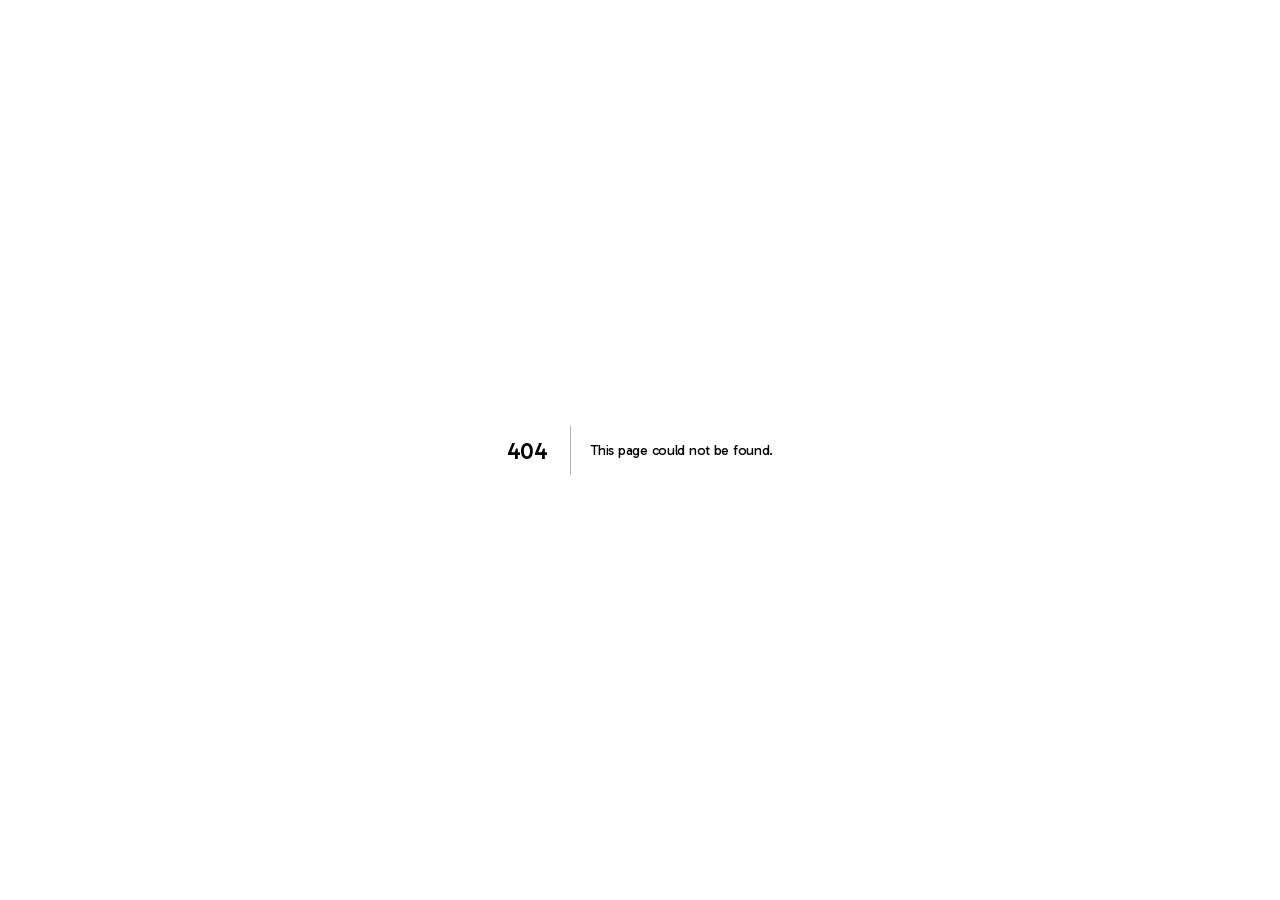
<file: 404/index.html>
<!DOCTYPE html><html lang="cs" class="__variable_5a063b __variable_1ca8cb __variable_a784e9"><head><meta charSet="utf-8"/><meta name="viewport" content="width=device-width, initial-scale=1"/><link rel="preload" href="/_next/static/media/7d28de41f17e98f2-s.p.woff2" as="font" crossorigin="" type="font/woff2"/><link rel="preload" href="/_next/static/media/adb45196eddef626-s.p.woff2" as="font" crossorigin="" type="font/woff2"/><link rel="preload" href="/_next/static/media/ef87c177b26f69d3-s.p.woff2" as="font" crossorigin="" type="font/woff2"/><link rel="stylesheet" href="/_next/static/css/4a85f35416aa029e.css" data-precedence="next"/><link rel="preload" as="script" fetchPriority="low" href="/_next/static/chunks/webpack-882cfb55e115d433.js"/><script src="/_next/static/chunks/4bd1b696-dc81b35135595d90.js" async=""></script><script src="/_next/static/chunks/517-8e63033d2a03298e.js" async=""></script><script src="/_next/static/chunks/main-app-4ff18049c15e16bc.js" async=""></script><script src="/_next/static/chunks/app/layout-fd6f10f5c45244dc.js" async=""></script><meta name="robots" content="noindex"/><meta name="next-size-adjust" content=""/><title>404: This page could not be found.</title><title>Gastro Vondráček | Obědy a svačinky pro školky — Praha</title><meta name="description" content="Rodinná výrobna vaří od roku 2009 obědy a dvě svačinky pro pražské mateřské školy. Tři menu denně, třetí vždy bezmasé, značené alergeny, rozvoz v gastronádobách GN 1/3 200."/><meta name="author" content="Gastro - Vondráček - zařízení školního stravování s.r.o."/><meta name="keywords" content="obědy do školky,stravování mateřské školy Praha,rozvoz obědů školky,příměstské tábory strava"/><meta property="og:title" content="Gastro Vondráček — obědy a svačinky pro pražské školky"/><meta property="og:description" content="Od roku 2009 vaříme obědy a dvě svačinky pro mateřské školy. Tři menu denně, menu 3 vždy bezmasé, značené alergeny."/><meta property="og:locale" content="cs_CZ"/><meta property="og:type" content="website"/><meta name="twitter:card" content="summary"/><meta name="twitter:title" content="Gastro Vondráček — obědy a svačinky pro pražské školky"/><meta name="twitter:description" content="Od roku 2009 vaříme obědy a dvě svačinky pro mateřské školy. Tři menu denně, menu 3 vždy bezmasé, značené alergeny."/><script src="/_next/static/chunks/polyfills-42372ed130431b0a.js" noModule=""></script></head><body><script type="application/ld+json">{"@context":"https://schema.org","@type":"FoodEstablishment","additionalType":"https://schema.org/LocalBusiness","name":"Gastro Vondráček","legalName":"Gastro - Vondráček - zařízení školního stravování s.r.o.","description":"Výroba, rozvoz a distribuce pokrmů do mateřských škol a školských zařízení, příměstské tábory a catering. Praha 4 Braník, od roku 2009.","foundingDate":"2009","servesCuisine":"Česká kuchyně pro dětské strávníky","telephone":"+420721390705","email":"info@gastrovondracek.cz","vatID":"CZ07110189","taxID":"07110189","address":{"@type":"PostalAddress","streetAddress":"Vrbova 1427/19","addressLocality":"Praha","postalCode":"147 00","addressCountry":"CZ"},"geo":{"@type":"GeoCoordinates","latitude":50.0321633,"longitude":14.4249308},"areaServed":{"@type":"City","name":"Praha"},"openingHoursSpecification":[{"@type":"OpeningHoursSpecification","dayOfWeek":["Monday","Tuesday","Wednesday","Thursday","Friday"],"opens":"07:00","closes":"15:30"}],"founder":{"@type":"Person","name":"Miroslav Vondráček"}}</script><a href="#obsah" class="znak-preskoc">Přeskočit na obsah</a><div style="font-family:system-ui,&quot;Segoe UI&quot;,Roboto,Helvetica,Arial,sans-serif,&quot;Apple Color Emoji&quot;,&quot;Segoe UI Emoji&quot;;height:100vh;text-align:center;display:flex;flex-direction:column;align-items:center;justify-content:center"><div><style>body{color:#000;background:#fff;margin:0}.next-error-h1{border-right:1px solid rgba(0,0,0,.3)}@media (prefers-color-scheme:dark){body{color:#fff;background:#000}.next-error-h1{border-right:1px solid rgba(255,255,255,.3)}}</style><h1 class="next-error-h1" style="display:inline-block;margin:0 20px 0 0;padding:0 23px 0 0;font-size:24px;font-weight:500;vertical-align:top;line-height:49px">404</h1><div style="display:inline-block"><h2 style="font-size:14px;font-weight:400;line-height:49px;margin:0">This page could not be found.</h2></div></div></div><script src="/_next/static/chunks/webpack-882cfb55e115d433.js" async=""></script><script>(self.__next_f=self.__next_f||[]).push([0])</script><script>self.__next_f.push([1,"1:\"$Sreact.fragment\"\n3:I[651,[\"177\",\"static/chunks/app/layout-fd6f10f5c45244dc.js\"],\"default\"]\n4:I[9712,[\"177\",\"static/chunks/app/layout-fd6f10f5c45244dc.js\"],\"default\"]\n5:I[5244,[],\"\"]\n6:I[3866,[],\"\"]\n7:I[6213,[],\"OutletBoundary\"]\n9:I[6213,[],\"MetadataBoundary\"]\nb:I[6213,[],\"ViewportBoundary\"]\nd:I[4835,[],\"\"]\n:HL[\"/_next/static/media/7d28de41f17e98f2-s.p.woff2\",\"font\",{\"crossOrigin\":\"\",\"type\":\"font/woff2\"}]\n:HL[\"/_next/static/media/adb45196eddef626-s.p.woff2\",\"font\",{\"crossOrigin\":\"\",\"type\":\"font/woff2\"}]\n:HL[\"/_next/static/media/ef87c177b26f69d3-s.p.woff2\",\"font\",{\"crossOrigin\":\"\",\"type\":\"font/woff2\"}]\n:HL[\"/_next/static/css/4a85f35416aa029e.css\",\"style\"]\n2:T424,{\"@context\":\"https://schema.org\",\"@type\":\"FoodEstablishment\",\"additionalType\":\"https://schema.org/LocalBusiness\",\"name\":\"Gastro Vondráček\",\"legalName\":\"Gastro - Vondráček - zařízení školního stravování s.r.o.\",\"description\":\"Výroba, rozvoz a distribuce pokrmů do mateřských škol a školských zařízení, příměstské tábory a catering. Praha 4 Braník, od roku 2009.\",\"foundingDate\":\"2009\",\"servesCuisine\":\"Česká kuchyně pro dětské strávníky\",\"telephone\":\"+420721390705\",\"email\":\"info@gastrovondracek.cz\",\"vatID\":\"CZ07110189\",\"taxID\":\"07110189\",\"address\":{\"@type\":\"PostalAddress\",\"streetAddress\":\"Vrbova 1427/19\",\"addressLocality\":\"Praha\",\"postalCode\":\"147 00\",\"addressCountry\":\"CZ\"},\"geo\":{\"@type\":\"GeoCoordinates\",\"latitude\":50.0321633,\"longitude\":14.4249308},\"areaServed\":{\"@type\":\"City\",\"name\":\"Praha\"},\"openingHoursSpecification\":[{\"@type\":\"OpeningHoursSpecification\",\"dayOfWeek\":[\"Monday\",\"Tuesday\",\"Wednesday\",\"Thursday\",\"Friday\"],\"opens\":\"07:00\",\"closes\":\"15:30\"}],\"founder\":{\"@type\":\"Person\",\"name\":\"Miroslav Vondráček\"}}"])</script><script>self.__next_f.push([1,"0:{\"P\":null,\"b\":\"14ont_6-xexrK0aLjN0W8\",\"p\":\"\",\"c\":[\"\",\"_not-found\",\"\"],\"i\":false,\"f\":[[[\"\",{\"children\":[\"/_not-found\",{\"children\":[\"__PAGE__\",{}]}]},\"$undefined\",\"$undefined\",true],[\"\",[\"$\",\"$1\",\"c\",{\"children\":[[[\"$\",\"link\",\"0\",{\"rel\":\"stylesheet\",\"href\":\"/_next/static/css/4a85f35416aa029e.css\",\"precedence\":\"next\",\"crossOrigin\":\"$undefined\",\"nonce\":\"$undefined\"}]],[\"$\",\"html\",null,{\"lang\":\"cs\",\"className\":\"__variable_5a063b __variable_1ca8cb __variable_a784e9\",\"children\":[\"$\",\"body\",null,{\"children\":[[\"$\",\"script\",null,{\"type\":\"application/ld+json\",\"dangerouslySetInnerHTML\":{\"__html\":\"$2\"}}],[\"$\",\"$L3\",null,{}],[\"$\",\"a\",null,{\"href\":\"#obsah\",\"className\":\"znak-preskoc\",\"children\":\"Přeskočit na obsah\"}],[\"$\",\"$L4\",null,{\"children\":[\"$\",\"$L5\",null,{\"parallelRouterKey\":\"children\",\"segmentPath\":[\"children\"],\"error\":\"$undefined\",\"errorStyles\":\"$undefined\",\"errorScripts\":\"$undefined\",\"template\":[\"$\",\"$L6\",null,{}],\"templateStyles\":\"$undefined\",\"templateScripts\":\"$undefined\",\"notFound\":[[],[[\"$\",\"title\",null,{\"children\":\"404: This page could not be found.\"}],[\"$\",\"div\",null,{\"style\":{\"fontFamily\":\"system-ui,\\\"Segoe UI\\\",Roboto,Helvetica,Arial,sans-serif,\\\"Apple Color Emoji\\\",\\\"Segoe UI Emoji\\\"\",\"height\":\"100vh\",\"textAlign\":\"center\",\"display\":\"flex\",\"flexDirection\":\"column\",\"alignItems\":\"center\",\"justifyContent\":\"center\"},\"children\":[\"$\",\"div\",null,{\"children\":[[\"$\",\"style\",null,{\"dangerouslySetInnerHTML\":{\"__html\":\"body{color:#000;background:#fff;margin:0}.next-error-h1{border-right:1px solid rgba(0,0,0,.3)}@media (prefers-color-scheme:dark){body{color:#fff;background:#000}.next-error-h1{border-right:1px solid rgba(255,255,255,.3)}}\"}}],[\"$\",\"h1\",null,{\"className\":\"next-error-h1\",\"style\":{\"display\":\"inline-block\",\"margin\":\"0 20px 0 0\",\"padding\":\"0 23px 0 0\",\"fontSize\":24,\"fontWeight\":500,\"verticalAlign\":\"top\",\"lineHeight\":\"49px\"},\"children\":404}],[\"$\",\"div\",null,{\"style\":{\"display\":\"inline-block\"},\"children\":[\"$\",\"h2\",null,{\"style\":{\"fontSize\":14,\"fontWeight\":400,\"lineHeight\":\"49px\",\"margin\":0},\"children\":\"This page could not be found.\"}]}]]}]}]]],\"forbidden\":\"$undefined\",\"unauthorized\":\"$undefined\"}]}]]}]}]]}],{\"children\":[\"/_not-found\",[\"$\",\"$1\",\"c\",{\"children\":[null,[\"$\",\"$L5\",null,{\"parallelRouterKey\":\"children\",\"segmentPath\":[\"children\",\"/_not-found\",\"children\"],\"error\":\"$undefined\",\"errorStyles\":\"$undefined\",\"errorScripts\":\"$undefined\",\"template\":[\"$\",\"$L6\",null,{}],\"templateStyles\":\"$undefined\",\"templateScripts\":\"$undefined\",\"notFound\":\"$undefined\",\"forbidden\":\"$undefined\",\"unauthorized\":\"$undefined\"}]]}],{\"children\":[\"__PAGE__\",[\"$\",\"$1\",\"c\",{\"children\":[[[\"$\",\"title\",null,{\"children\":\"404: This page could not be found.\"}],[\"$\",\"div\",null,{\"style\":\"$0:f:0:1:1:props:children:1:props:children:props:children:3:props:children:props:notFound:1:1:props:style\",\"children\":[\"$\",\"div\",null,{\"children\":[[\"$\",\"style\",null,{\"dangerouslySetInnerHTML\":{\"__html\":\"body{color:#000;background:#fff;margin:0}.next-error-h1{border-right:1px solid rgba(0,0,0,.3)}@media (prefers-color-scheme:dark){body{color:#fff;background:#000}.next-error-h1{border-right:1px solid rgba(255,255,255,.3)}}\"}}],[\"$\",\"h1\",null,{\"className\":\"next-error-h1\",\"style\":\"$0:f:0:1:1:props:children:1:props:children:props:children:3:props:children:props:notFound:1:1:props:children:props:children:1:props:style\",\"children\":404}],[\"$\",\"div\",null,{\"style\":\"$0:f:0:1:1:props:children:1:props:children:props:children:3:props:children:props:notFound:1:1:props:children:props:children:2:props:style\",\"children\":[\"$\",\"h2\",null,{\"style\":\"$0:f:0:1:1:props:children:1:props:children:props:children:3:props:children:props:notFound:1:1:props:children:props:children:2:props:children:props:style\",\"children\":\"This page could not be found.\"}]}]]}]}]],null,[\"$\",\"$L7\",null,{\"children\":\"$L8\"}]]}],{},null,false]},null,false]},null,false],[\"$\",\"$1\",\"h\",{\"children\":[[\"$\",\"meta\",null,{\"name\":\"robots\",\"content\":\"noindex\"}],[\"$\",\"$1\",\"NJ4-kdeUArMLvDGpuHlih\",{\"children\":[[\"$\",\"$L9\",null,{\"children\":\"$La\"}],[\"$\",\"$Lb\",null,{\"children\":\"$Lc\"}],[\"$\",\"meta\",null,{\"name\":\"next-size-adjust\",\"content\":\"\"}]]}]]}],false]],\"m\":\"$undefined\",\"G\":[\"$d\",\"$undefined\"],\"s\":false,\"S\":true}\n"])</script><script>self.__next_f.push([1,"c:[[\"$\",\"meta\",\"0\",{\"name\":\"viewport\",\"content\":\"width=device-width, initial-scale=1\"}]]\na:[[\"$\",\"meta\",\"0\",{\"charSet\":\"utf-8\"}],[\"$\",\"title\",\"1\",{\"children\":\"Gastro Vondráček | Obědy a svačinky pro školky — Praha\"}],[\"$\",\"meta\",\"2\",{\"name\":\"description\",\"content\":\"Rodinná výrobna vaří od roku 2009 obědy a dvě svačinky pro pražské mateřské školy. Tři menu denně, třetí vždy bezmasé, značené alergeny, rozvoz v gastronádobách GN 1/3 200.\"}],[\"$\",\"meta\",\"3\",{\"name\":\"author\",\"content\":\"Gastro - Vondráček - zařízení školního stravování s.r.o.\"}],[\"$\",\"meta\",\"4\",{\"name\":\"keywords\",\"content\":\"obědy do školky,stravování mateřské školy Praha,rozvoz obědů školky,příměstské tábory strava\"}],[\"$\",\"meta\",\"5\",{\"property\":\"og:title\",\"content\":\"Gastro Vondráček — obědy a svačinky pro pražské školky\"}],[\"$\",\"meta\",\"6\",{\"property\":\"og:description\",\"content\":\"Od roku 2009 vaříme obědy a dvě svačinky pro mateřské školy. Tři menu denně, menu 3 vždy bezmasé, značené alergeny.\"}],[\"$\",\"meta\",\"7\",{\"property\":\"og:locale\",\"content\":\"cs_CZ\"}],[\"$\",\"meta\",\"8\",{\"property\":\"og:type\",\"content\":\"website\"}],[\"$\",\"meta\",\"9\",{\"name\":\"twitter:card\",\"content\":\"summary\"}],[\"$\",\"meta\",\"10\",{\"name\":\"twitter:title\",\"content\":\"Gastro Vondráček — obědy a svačinky pro pražské školky\"}],[\"$\",\"meta\",\"11\",{\"name\":\"twitter:description\",\"content\":\"Od roku 2009 vaříme obědy a dvě svačinky pro mateřské školy. Tři menu denně, menu 3 vždy bezmasé, značené alergeny.\"}]]\n"])</script><script>self.__next_f.push([1,"8:null\n"])</script></body></html>
</file>
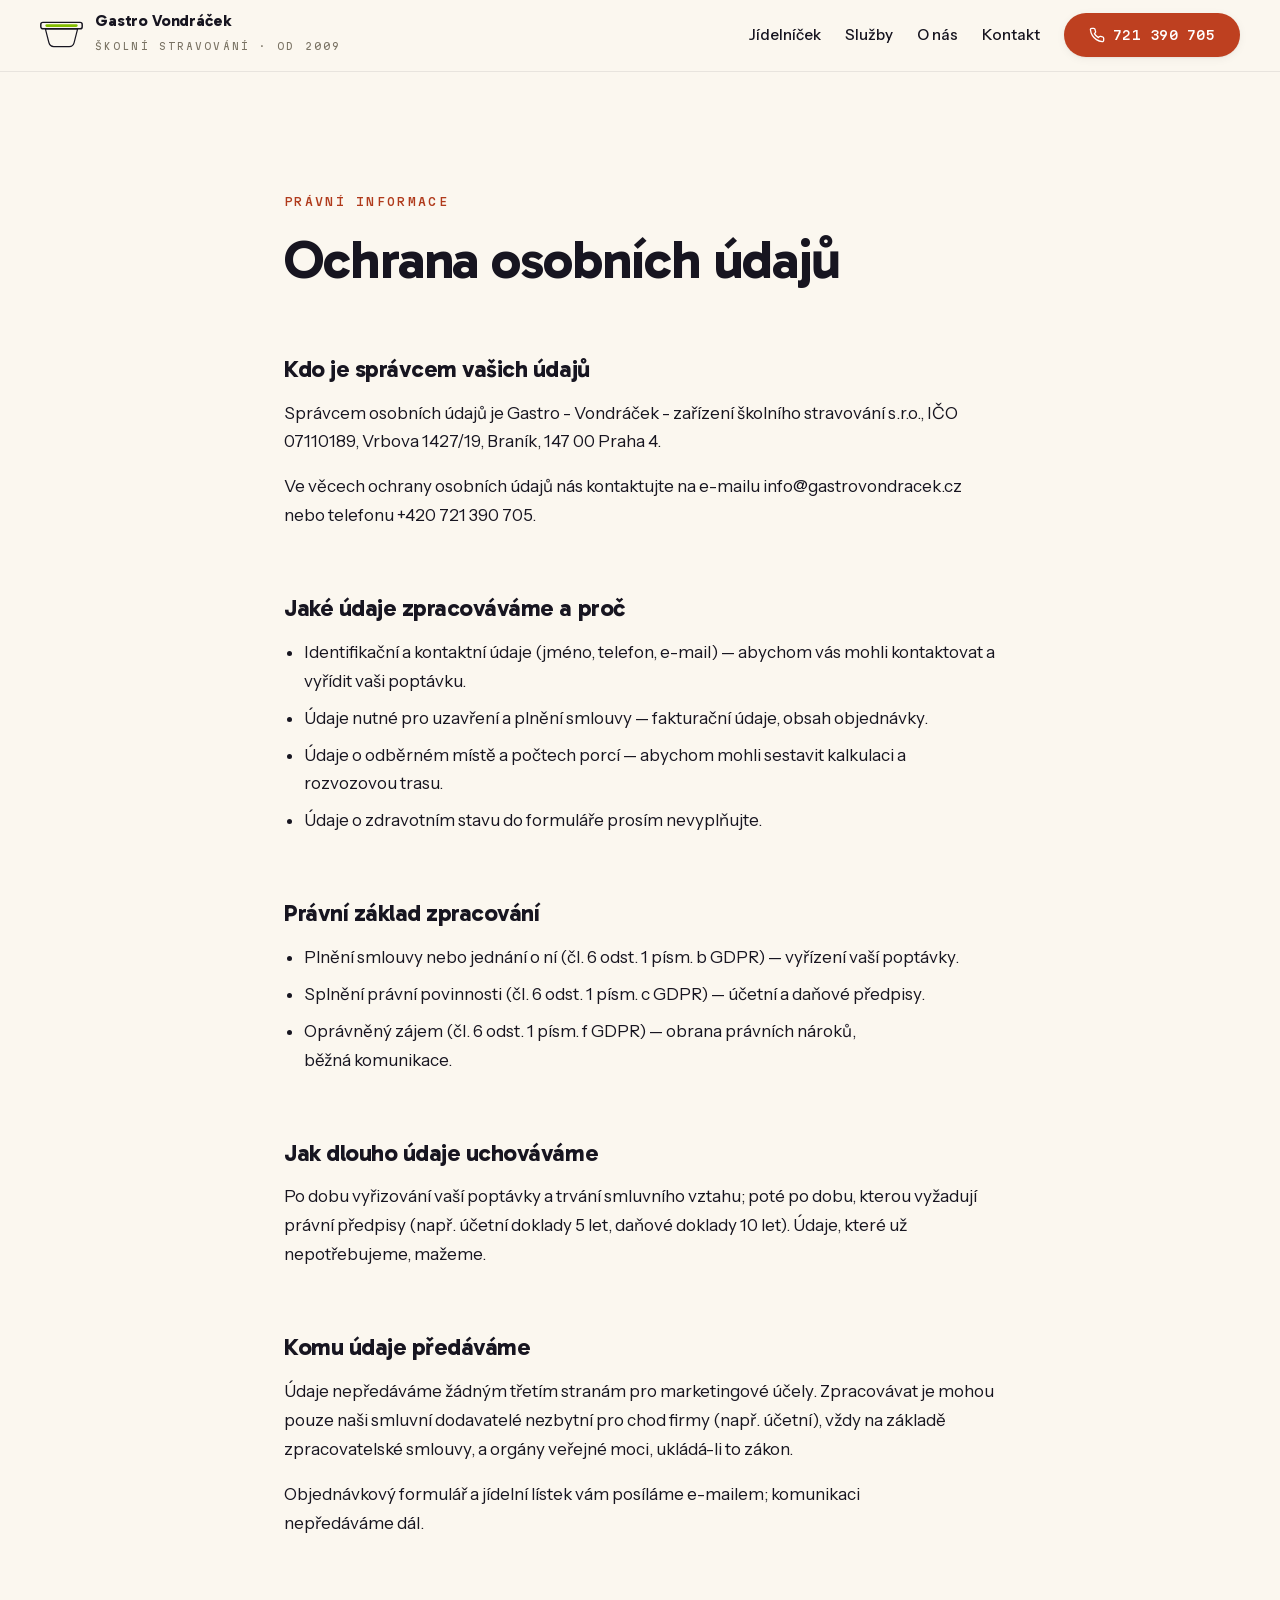
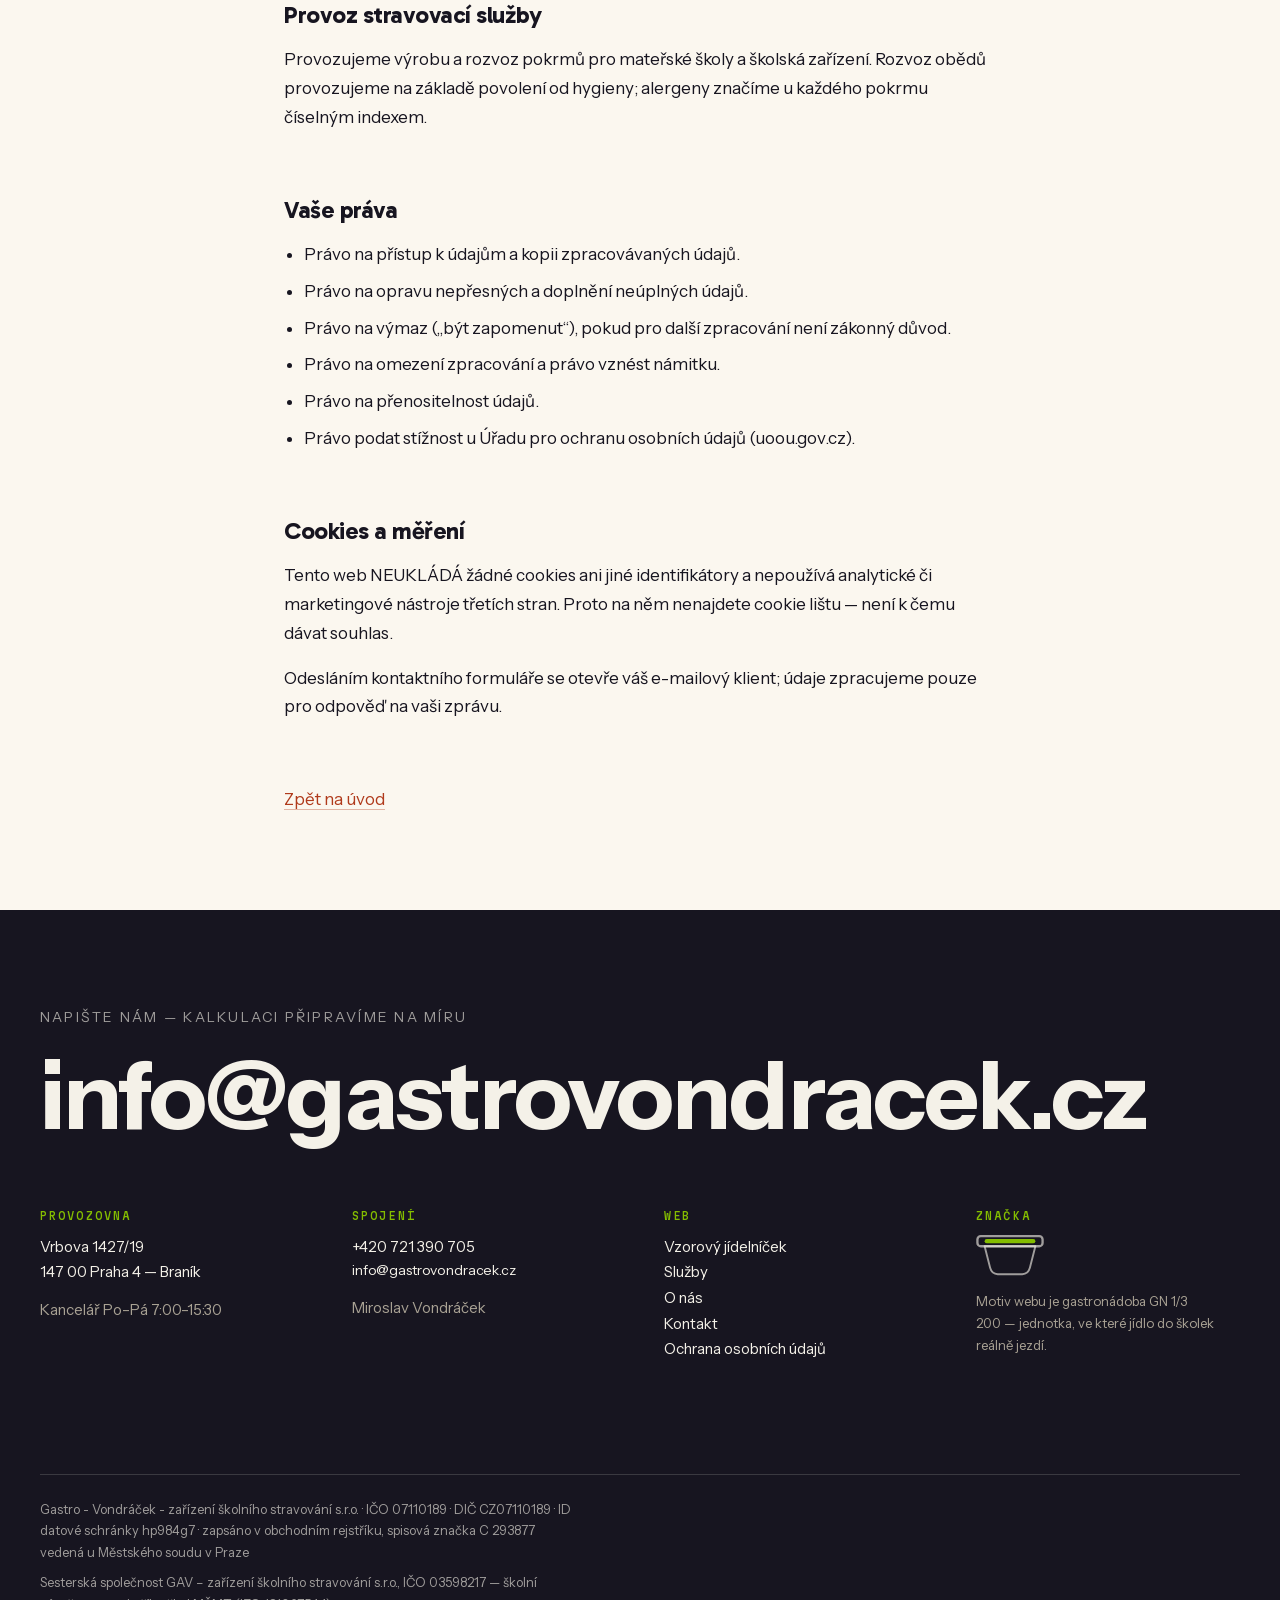
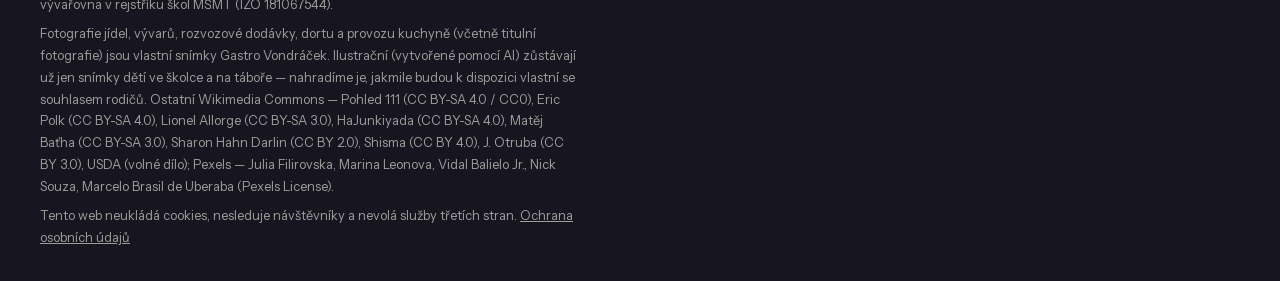
<file: gdpr/index.html>
<!DOCTYPE html><html lang="cs" class="__variable_5a063b __variable_1ca8cb __variable_a784e9"><head><meta charSet="utf-8"/><meta name="viewport" content="width=device-width, initial-scale=1"/><link rel="preload" href="/_next/static/media/7d28de41f17e98f2-s.p.woff2" as="font" crossorigin="" type="font/woff2"/><link rel="preload" href="/_next/static/media/adb45196eddef626-s.p.woff2" as="font" crossorigin="" type="font/woff2"/><link rel="preload" href="/_next/static/media/ef87c177b26f69d3-s.p.woff2" as="font" crossorigin="" type="font/woff2"/><link rel="stylesheet" href="/_next/static/css/4a85f35416aa029e.css" data-precedence="next"/><link rel="preload" as="script" fetchPriority="low" href="/_next/static/chunks/webpack-882cfb55e115d433.js"/><script src="/_next/static/chunks/4bd1b696-dc81b35135595d90.js" async=""></script><script src="/_next/static/chunks/517-8e63033d2a03298e.js" async=""></script><script src="/_next/static/chunks/main-app-4ff18049c15e16bc.js" async=""></script><script src="/_next/static/chunks/app/layout-fd6f10f5c45244dc.js" async=""></script><script src="/_next/static/chunks/896-933556f303015ce8.js" async=""></script><script src="/_next/static/chunks/301-415e531b064263c8.js" async=""></script><script src="/_next/static/chunks/app/gdpr/page-05f551642e0c2511.js" async=""></script><meta name="next-size-adjust" content=""/><title>Ochrana osobních údajů — Gastro - Vondráček - zařízení školního stravování s.r.o.</title><meta name="description" content="Jak Gastro - Vondráček - zařízení školního stravování s.r.o. nakládá s osobními údaji, jaká máte práva a na koho se obrátit. Tento web neukládá cookies."/><meta name="author" content="Gastro - Vondráček - zařízení školního stravování s.r.o."/><meta name="keywords" content="obědy do školky,stravování mateřské školy Praha,rozvoz obědů školky,příměstské tábory strava"/><meta property="og:title" content="Gastro Vondráček — obědy a svačinky pro pražské školky"/><meta property="og:description" content="Od roku 2009 vaříme obědy a dvě svačinky pro mateřské školy. Tři menu denně, menu 3 vždy bezmasé, značené alergeny."/><meta property="og:locale" content="cs_CZ"/><meta property="og:type" content="website"/><meta name="twitter:card" content="summary"/><meta name="twitter:title" content="Gastro Vondráček — obědy a svačinky pro pražské školky"/><meta name="twitter:description" content="Od roku 2009 vaříme obědy a dvě svačinky pro mateřské školy. Tři menu denně, menu 3 vždy bezmasé, značené alergeny."/><script src="/_next/static/chunks/polyfills-42372ed130431b0a.js" noModule=""></script></head><body><script type="application/ld+json">{"@context":"https://schema.org","@type":"FoodEstablishment","additionalType":"https://schema.org/LocalBusiness","name":"Gastro Vondráček","legalName":"Gastro - Vondráček - zařízení školního stravování s.r.o.","description":"Výroba, rozvoz a distribuce pokrmů do mateřských škol a školských zařízení, příměstské tábory a catering. Praha 4 Braník, od roku 2009.","foundingDate":"2009","servesCuisine":"Česká kuchyně pro dětské strávníky","telephone":"+420721390705","email":"info@gastrovondracek.cz","vatID":"CZ07110189","taxID":"07110189","address":{"@type":"PostalAddress","streetAddress":"Vrbova 1427/19","addressLocality":"Praha","postalCode":"147 00","addressCountry":"CZ"},"geo":{"@type":"GeoCoordinates","latitude":50.0321633,"longitude":14.4249308},"areaServed":{"@type":"City","name":"Praha"},"openingHoursSpecification":[{"@type":"OpeningHoursSpecification","dayOfWeek":["Monday","Tuesday","Wednesday","Thursday","Friday"],"opens":"07:00","closes":"15:30"}],"founder":{"@type":"Person","name":"Miroslav Vondráček"}}</script><a href="#obsah" class="znak-preskoc">Přeskočit na obsah</a><header class="hlavicka" style="position:fixed;top:0;left:0;right:0;z-index:var(--z-nav, 50);transform:translateY(0);transition:transform 300ms var(--ease-panel, cubic-bezier(0.32, 0.72, 0, 1));will-change:transform"><div class="hlavicka-obal"><a class="znacka" style="color:var(--ink)" href="/"><svg viewBox="0 0 320 208" width="43" height="28" fill="none" aria-hidden="true" focusable="false" style="display:block;flex:0 0 auto"><path d="M 40 58 L 280 58 L 254 160 Q 246 190 218 190 L 102 190 Q 74 190 66 160 Z" stroke="currentColor" stroke-width="9" stroke-linejoin="round"></path><rect x="6" y="10" width="308" height="48" rx="16" stroke="currentColor" stroke-width="11"></rect><rect x="40" y="24" width="240" height="20" rx="10" fill="#84bd00"></rect></svg><span><span class="znacka-text" style="display:block">Gastro Vondráček</span><span class="znacka-pod">Školní stravování · od 2009</span></span></a><nav class="menu" aria-label="Hlavní navigace" style="color:var(--ink)"><a href="/jidelnicek/">Jídelníček</a><a href="/sluzby/">Služby</a><a href="/o-nas/">O nás</a><a href="/kontakt/">Kontakt</a><a class="btn btn--hlavni" href="tel:+420721390705" style="min-height:44px;padding:var(--sp-2) var(--sp-5);font-size:0.92rem"><svg xmlns="http://www.w3.org/2000/svg" width="16" height="16" viewBox="0 0 24 24" fill="none" stroke="currentColor" stroke-width="2" stroke-linecap="round" stroke-linejoin="round" class="lucide lucide-phone" aria-hidden="true"><path d="M22 16.92v3a2 2 0 0 1-2.18 2 19.79 19.79 0 0 1-8.63-3.07 19.5 19.5 0 0 1-6-6 19.79 19.79 0 0 1-3.07-8.67A2 2 0 0 1 4.11 2h3a2 2 0 0 1 2 1.72 12.84 12.84 0 0 0 .7 2.81 2 2 0 0 1-.45 2.11L8.09 9.91a16 16 0 0 0 6 6l1.27-1.27a2 2 0 0 1 2.11-.45 12.84 12.84 0 0 0 2.81.7A2 2 0 0 1 22 16.92z"></path></svg><span class="mono" style="font-size:0.82rem;letter-spacing:0.02em">721 390 705</span></a></nav><button class="hamburger" aria-expanded="false" aria-controls="mobil-menu" style="color:var(--ink)"><svg xmlns="http://www.w3.org/2000/svg" width="18" height="18" viewBox="0 0 24 24" fill="none" stroke="currentColor" stroke-width="2" stroke-linecap="round" stroke-linejoin="round" class="lucide lucide-menu" aria-hidden="true"><line x1="4" x2="20" y1="12" y2="12"></line><line x1="4" x2="20" y1="6" y2="6"></line><line x1="4" x2="20" y1="18" y2="18"></line></svg><span style="font-size:0.9rem">Menu</span></button></div></header><main id="obsah" style="max-width:72ch;margin:0 auto;padding:calc(var(--sp-11) + var(--sp-6)) var(--gutter) var(--sp-9)"><p class="eyebrow">Právní informace</p><h1 class="h-sekce" style="margin-top:var(--sp-4);margin-bottom:var(--sp-8)">Ochrana osobních údajů</h1><section style="margin-bottom:var(--sp-8)"><h2 style="font-size:var(--fs-lg);margin-bottom:var(--sp-4)">Kdo je správcem vašich údajů</h2><p style="margin-bottom:var(--sp-4)">Správcem osobních údajů je Gastro - Vondráček - zařízení školního stravování s.r.o., IČO 07110189, Vrbova 1427/19, Braník, 147 00 Praha 4.</p><p style="margin-bottom:var(--sp-4)">Ve věcech ochrany osobních údajů nás kontaktujte na e-mailu info@gastrovondracek.cz nebo telefonu +420 721 390 705.</p></section><section style="margin-bottom:var(--sp-8)"><h2 style="font-size:var(--fs-lg);margin-bottom:var(--sp-4)">Jaké údaje zpracováváme a proč</h2><ul style="margin:0;padding-left:1.2em;display:grid;gap:var(--sp-2)"><li>Identifikační a kontaktní údaje (jméno, telefon, e-mail) — abychom vás mohli kontaktovat a vyřídit vaši poptávku.</li><li>Údaje nutné pro uzavření a plnění smlouvy — fakturační údaje, obsah objednávky.</li><li>Údaje o odběrném místě a počtech porcí — abychom mohli sestavit kalkulaci a rozvozovou trasu.</li><li>Údaje o zdravotním stavu do formuláře prosím nevyplňujte.</li></ul></section><section style="margin-bottom:var(--sp-8)"><h2 style="font-size:var(--fs-lg);margin-bottom:var(--sp-4)">Právní základ zpracování</h2><ul style="margin:0;padding-left:1.2em;display:grid;gap:var(--sp-2)"><li>Plnění smlouvy nebo jednání o ní (čl. 6 odst. 1 písm. b GDPR) — vyřízení vaší poptávky.</li><li>Splnění právní povinnosti (čl. 6 odst. 1 písm. c GDPR) — účetní a daňové předpisy.</li><li>Oprávněný zájem (čl. 6 odst. 1 písm. f GDPR) — obrana právních nároků, běžná komunikace.</li></ul></section><section style="margin-bottom:var(--sp-8)"><h2 style="font-size:var(--fs-lg);margin-bottom:var(--sp-4)">Jak dlouho údaje uchováváme</h2><p style="margin-bottom:var(--sp-4)">Po dobu vyřizování vaší poptávky a trvání smluvního vztahu; poté po dobu, kterou vyžadují právní předpisy (např. účetní doklady 5 let, daňové doklady 10 let). Údaje, které už nepotřebujeme, mažeme.</p></section><section style="margin-bottom:var(--sp-8)"><h2 style="font-size:var(--fs-lg);margin-bottom:var(--sp-4)">Komu údaje předáváme</h2><p style="margin-bottom:var(--sp-4)">Údaje nepředáváme žádným třetím stranám pro marketingové účely. Zpracovávat je mohou pouze naši smluvní dodavatelé nezbytní pro chod firmy (např. účetní), vždy na základě zpracovatelské smlouvy, a orgány veřejné moci, ukládá-li to zákon.</p><p style="margin-bottom:var(--sp-4)">Objednávkový formulář a jídelní lístek vám posíláme e-mailem; komunikaci nepředáváme dál.</p></section><section style="margin-bottom:var(--sp-8)"><h2 style="font-size:var(--fs-lg);margin-bottom:var(--sp-4)">Provoz stravovací služby</h2><p style="margin-bottom:var(--sp-4)">Provozujeme výrobu a rozvoz pokrmů pro mateřské školy a školská zařízení. Rozvoz obědů provozujeme na základě povolení od hygieny; alergeny značíme u každého pokrmu číselným indexem.</p></section><section style="margin-bottom:var(--sp-8)"><h2 style="font-size:var(--fs-lg);margin-bottom:var(--sp-4)">Vaše práva</h2><ul style="margin:0;padding-left:1.2em;display:grid;gap:var(--sp-2)"><li>Právo na přístup k údajům a kopii zpracovávaných údajů.</li><li>Právo na opravu nepřesných a doplnění neúplných údajů.</li><li>Právo na výmaz („být zapomenut“), pokud pro další zpracování není zákonný důvod.</li><li>Právo na omezení zpracování a právo vznést námitku.</li><li>Právo na přenositelnost údajů.</li><li>Právo podat stížnost u Úřadu pro ochranu osobních údajů (uoou.gov.cz).</li></ul></section><section style="margin-bottom:var(--sp-8)"><h2 style="font-size:var(--fs-lg);margin-bottom:var(--sp-4)">Cookies a měření</h2><p style="margin-bottom:var(--sp-4)">Tento web NEUKLÁDÁ žádné cookies ani jiné identifikátory a nepoužívá analytické či marketingové nástroje třetích stran. Proto na něm nenajdete cookie lištu — není k čemu dávat souhlas.</p><p style="margin-bottom:var(--sp-4)">Odesláním kontaktního formuláře se otevře váš e-mailový klient; údaje zpracujeme pouze pro odpověď na vaši zprávu.</p></section><p style="margin-top:var(--sp-8)"><a class="odkaz-text" href="/">Zpět na úvod</a></p></main><footer class="paticka" style="position:relative;background:var(--paticka-bg, var(--noc, #101114));color:var(--paticka-text, #f2f0ea);padding:var(--sp-9, 96px) var(--gutter, 24px) var(--sp-6, 32px)"><div style="max-width:var(--container, 1200px);margin:0 auto"><p style="font-size:var(--fs-sm, 14px);letter-spacing:var(--tracking-wide, 0.16em);text-transform:uppercase;color:var(--paticka-muted, rgba(242,240,234,0.6));margin-bottom:var(--sp-4, 16px)">Napište nám — kalkulaci připravíme na míru</p><a href="mailto:info@gastrovondracek.cz?subject=Popt%C3%A1vka%20stravov%C3%A1n%C3%AD%20%E2%80%94%20%C5%A1kolka" style="display:block;font-size:clamp(1.5rem, calc((100vw - 2 * var(--gutter, 24px)) / 12.65), 7rem);line-height:1.04;letter-spacing:var(--tracking-tight, -0.02em);font-weight:700;text-decoration:none;white-space:nowrap;max-width:100%">info@gastrovondracek.cz</a><div style="margin-top:var(--sp-8, 64px);display:flex;flex-wrap:wrap;gap:var(--sp-7, 48px);justify-content:space-between;align-items:flex-end"><div style="display:grid;grid-template-columns:repeat(auto-fit, minmax(200px, 1fr));gap:var(--sp-7);width:100%"><div class="paticka-sloupec"><h4>Provozovna</h4><p>Vrbova 1427/19<br/>147 00<!-- --> <!-- -->Praha 4 — Braník</p><p style="margin-top:var(--sp-3);color:var(--noc-muted)">Kancelář <!-- -->Po–Pá 7:00–15:30</p></div><div class="paticka-sloupec"><h4>Spojení</h4><a href="tel:+420721390705">+420 721 390 705</a><a class="email-radek" href="mailto:info@gastrovondracek.cz">info@gastrovondracek.cz</a><p style="margin-top:var(--sp-3);color:var(--noc-muted)">Miroslav Vondráček</p></div><div class="paticka-sloupec"><h4>Web</h4><a href="/jidelnicek/">Vzorový jídelníček</a><a href="/sluzby/">Služby</a><a href="/o-nas/">O nás</a><a href="/kontakt/">Kontakt</a><a href="/gdpr/">Ochrana osobních údajů</a></div><div class="paticka-sloupec"><h4>Značka</h4><svg viewBox="0 0 320 208" width="68" height="44" fill="none" aria-hidden="true" focusable="false" style="display:block;flex:0 0 auto"><path d="M 40 58 L 280 58 L 254 160 Q 246 190 218 190 L 102 190 Q 74 190 66 160 Z" stroke="rgba(244,241,232,0.62)" stroke-width="9" stroke-linejoin="round"></path><rect x="6" y="10" width="308" height="48" rx="16" stroke="rgba(244,241,232,0.62)" stroke-width="11"></rect><rect x="40" y="24" width="240" height="20" rx="10" fill="var(--green)"></rect></svg><p style="margin-top:var(--sp-3);color:var(--noc-muted);font-size:0.82rem">Motiv webu je gastronádoba GN 1/3 200 — jednotka, ve které jídlo do školek reálně jezdí.</p></div></div><div class="paticka-tiraz" style="width:100%"><p>Gastro - Vondráček - zařízení školního stravování s.r.o.<!-- --> · IČO <!-- -->07110189<!-- --> · DIČ <!-- -->CZ07110189<!-- --> · ID datové schránky <!-- -->hp984g7<!-- --> · <!-- -->zapsáno v obchodním rejstříku, spisová značka C 293877 vedená u Městského soudu v Praze</p><p style="margin-top:var(--sp-2)">Sesterská společnost GAV – zařízení školního stravování s.r.o., IČO 03598217 — školní vývařovna v rejstříku škol MŠMT (IZO 181067544).</p><p style="margin-top:var(--sp-2)">Fotografie jídel, vývarů, rozvozové dodávky, dortu a provozu kuchyně (včetně titulní fotografie) jsou vlastní snímky Gastro Vondráček. Ilustrační (vytvořené pomocí AI) zůstávají už jen snímky dětí ve školce a na táboře — nahradíme je, jakmile budou k dispozici vlastní se souhlasem rodičů. Ostatní Wikimedia Commons — Pohled 111 (CC BY-SA 4.0 / CC0), Eric Polk (CC BY-SA 4.0), Lionel Allorge (CC BY-SA 3.0), HaJunkiyada (CC BY-SA 4.0), Matěj Baťha (CC BY-SA 3.0), Sharon Hahn Darlin (CC BY 2.0), Shisma (CC BY 4.0), J. Otruba (CC BY 3.0), USDA (volné dílo); Pexels — Julia Filirovska, Marina Leonova, Vidal Balielo Jr., Nick Souza, Marcelo Brasil de Uberaba (Pexels License).</p><p style="margin-top:var(--sp-2)">Tento web neukládá cookies, nesleduje návštěvníky a nevolá služby třetích stran.<!-- --> <a href="/gdpr/">Ochrana osobních údajů</a></p></div></div></div></footer><script src="/_next/static/chunks/webpack-882cfb55e115d433.js" async=""></script><script>(self.__next_f=self.__next_f||[]).push([0])</script><script>self.__next_f.push([1,"1:\"$Sreact.fragment\"\n3:I[651,[\"177\",\"static/chunks/app/layout-fd6f10f5c45244dc.js\"],\"default\"]\n4:I[9712,[\"177\",\"static/chunks/app/layout-fd6f10f5c45244dc.js\"],\"default\"]\n5:I[5244,[],\"\"]\n6:I[3866,[],\"\"]\n7:I[1301,[\"896\",\"static/chunks/896-933556f303015ce8.js\",\"301\",\"static/chunks/301-415e531b064263c8.js\",\"990\",\"static/chunks/app/gdpr/page-05f551642e0c2511.js\"],\"default\"]\n8:I[8173,[\"896\",\"static/chunks/896-933556f303015ce8.js\",\"301\",\"static/chunks/301-415e531b064263c8.js\",\"990\",\"static/chunks/app/gdpr/page-05f551642e0c2511.js\"],\"\"]\n9:I[6213,[],\"OutletBoundary\"]\nb:I[6213,[],\"MetadataBoundary\"]\nd:I[6213,[],\"ViewportBoundary\"]\nf:I[4835,[],\"\"]\n:HL[\"/_next/static/media/7d28de41f17e98f2-s.p.woff2\",\"font\",{\"crossOrigin\":\"\",\"type\":\"font/woff2\"}]\n:HL[\"/_next/static/media/adb45196eddef626-s.p.woff2\",\"font\",{\"crossOrigin\":\"\",\"type\":\"font/woff2\"}]\n:HL[\"/_next/static/media/ef87c177b26f69d3-s.p.woff2\",\"font\",{\"crossOrigin\":\"\",\"type\":\"font/woff2\"}]\n:HL[\"/_next/static/css/4a85f35416aa029e.css\",\"style\"]\n2:T424,{\"@context\":\"https://schema.org\",\"@type\":\"FoodEstablishment\",\"additionalType\":\"https://schema.org/LocalBusiness\",\"name\":\"Gastro Vondráček\",\"legalName\":\"Gastro - Vondráček - zařízení školního stravování s.r.o.\",\"description\":\"Výroba, rozvoz a distribuce pokrmů do mateřských škol a školských zařízení, příměstské tábory a catering. Praha 4 Braník, od roku 2009.\",\"foundingDate\":\"2009\",\"servesCuisine\":\"Česká kuchyně pro dětské strávníky\",\"telephone\":\"+420721390705\",\"email\":\"info@gastrovondracek.cz\",\"vatID\":\"CZ07110189\",\"taxID\":\"07110189\",\"address\":{\"@type\":\"PostalAddress\",\"streetAddress\":\"Vrbova 1427/19\",\"addressLocality\":\"Praha\",\"postalCode\":\"147 00\",\"addressCountry\":\"CZ\"},\"geo\":{\"@type\":\"GeoCoordinates\",\"latitude\":50.0321633,\"longitude\":14.4249308},\"areaServed\":{\"@type\":\"City\",\"name\":\"Praha\"},\"openingHoursSpecification\":[{\"@type\":\"OpeningHoursSpecification\",\"dayOfWeek\":[\"Monday\",\"Tuesday\",\"Wednesday\",\"Thursday\",\"Friday\"],\"opens\":\"07:00\",\"closes\":\"15:30\"}],\"founder\":{\"@type\":\"Person\",\"name\":\"Miros"])</script><script>self.__next_f.push([1,"lav Vondráček\"}}"])</script><script>self.__next_f.push([1,"0:{\"P\":null,\"b\":\"14ont_6-xexrK0aLjN0W8\",\"p\":\"\",\"c\":[\"\",\"gdpr\",\"\"],\"i\":false,\"f\":[[[\"\",{\"children\":[\"gdpr\",{\"children\":[\"__PAGE__\",{}]}]},\"$undefined\",\"$undefined\",true],[\"\",[\"$\",\"$1\",\"c\",{\"children\":[[[\"$\",\"link\",\"0\",{\"rel\":\"stylesheet\",\"href\":\"/_next/static/css/4a85f35416aa029e.css\",\"precedence\":\"next\",\"crossOrigin\":\"$undefined\",\"nonce\":\"$undefined\"}]],[\"$\",\"html\",null,{\"lang\":\"cs\",\"className\":\"__variable_5a063b __variable_1ca8cb __variable_a784e9\",\"children\":[\"$\",\"body\",null,{\"children\":[[\"$\",\"script\",null,{\"type\":\"application/ld+json\",\"dangerouslySetInnerHTML\":{\"__html\":\"$2\"}}],[\"$\",\"$L3\",null,{}],[\"$\",\"a\",null,{\"href\":\"#obsah\",\"className\":\"znak-preskoc\",\"children\":\"Přeskočit na obsah\"}],[\"$\",\"$L4\",null,{\"children\":[\"$\",\"$L5\",null,{\"parallelRouterKey\":\"children\",\"segmentPath\":[\"children\"],\"error\":\"$undefined\",\"errorStyles\":\"$undefined\",\"errorScripts\":\"$undefined\",\"template\":[\"$\",\"$L6\",null,{}],\"templateStyles\":\"$undefined\",\"templateScripts\":\"$undefined\",\"notFound\":[[],[[\"$\",\"title\",null,{\"children\":\"404: This page could not be found.\"}],[\"$\",\"div\",null,{\"style\":{\"fontFamily\":\"system-ui,\\\"Segoe UI\\\",Roboto,Helvetica,Arial,sans-serif,\\\"Apple Color Emoji\\\",\\\"Segoe UI Emoji\\\"\",\"height\":\"100vh\",\"textAlign\":\"center\",\"display\":\"flex\",\"flexDirection\":\"column\",\"alignItems\":\"center\",\"justifyContent\":\"center\"},\"children\":[\"$\",\"div\",null,{\"children\":[[\"$\",\"style\",null,{\"dangerouslySetInnerHTML\":{\"__html\":\"body{color:#000;background:#fff;margin:0}.next-error-h1{border-right:1px solid rgba(0,0,0,.3)}@media (prefers-color-scheme:dark){body{color:#fff;background:#000}.next-error-h1{border-right:1px solid rgba(255,255,255,.3)}}\"}}],[\"$\",\"h1\",null,{\"className\":\"next-error-h1\",\"style\":{\"display\":\"inline-block\",\"margin\":\"0 20px 0 0\",\"padding\":\"0 23px 0 0\",\"fontSize\":24,\"fontWeight\":500,\"verticalAlign\":\"top\",\"lineHeight\":\"49px\"},\"children\":404}],[\"$\",\"div\",null,{\"style\":{\"display\":\"inline-block\"},\"children\":[\"$\",\"h2\",null,{\"style\":{\"fontSize\":14,\"fontWeight\":400,\"lineHeight\":\"49px\",\"margin\":0},\"children\":\"This page could not be found.\"}]}]]}]}]]],\"forbidden\":\"$undefined\",\"unauthorized\":\"$undefined\"}]}]]}]}]]}],{\"children\":[\"gdpr\",[\"$\",\"$1\",\"c\",{\"children\":[null,[\"$\",\"$L5\",null,{\"parallelRouterKey\":\"children\",\"segmentPath\":[\"children\",\"gdpr\",\"children\"],\"error\":\"$undefined\",\"errorStyles\":\"$undefined\",\"errorScripts\":\"$undefined\",\"template\":[\"$\",\"$L6\",null,{}],\"templateStyles\":\"$undefined\",\"templateScripts\":\"$undefined\",\"notFound\":\"$undefined\",\"forbidden\":\"$undefined\",\"unauthorized\":\"$undefined\"}]]}],{\"children\":[\"__PAGE__\",[\"$\",\"$1\",\"c\",{\"children\":[[[\"$\",\"$L7\",null,{}],[\"$\",\"main\",null,{\"id\":\"obsah\",\"style\":{\"maxWidth\":\"72ch\",\"margin\":\"0 auto\",\"padding\":\"calc(var(--sp-11) + var(--sp-6)) var(--gutter) var(--sp-9)\"},\"children\":[[\"$\",\"p\",null,{\"className\":\"eyebrow\",\"children\":\"Právní informace\"}],[\"$\",\"h1\",null,{\"className\":\"h-sekce\",\"style\":{\"marginTop\":\"var(--sp-4)\",\"marginBottom\":\"var(--sp-8)\"},\"children\":\"Ochrana osobních údajů\"}],[[\"$\",\"section\",\"Kdo je správcem vašich údajů\",{\"style\":{\"marginBottom\":\"var(--sp-8)\"},\"children\":[[\"$\",\"h2\",null,{\"style\":{\"fontSize\":\"var(--fs-lg)\",\"marginBottom\":\"var(--sp-4)\"},\"children\":\"Kdo je správcem vašich údajů\"}],[[\"$\",\"p\",\"Správcem osobních údajů \",{\"style\":{\"marginBottom\":\"var(--sp-4)\"},\"children\":\"Správcem osobních údajů je Gastro - Vondráček - zařízení školního stravování s.r.o., IČO 07110189, Vrbova 1427/19, Braník, 147 00 Praha 4.\"}],[\"$\",\"p\",\"Ve věcech ochrany osobní\",{\"style\":{\"marginBottom\":\"var(--sp-4)\"},\"children\":\"Ve věcech ochrany osobních údajů nás kontaktujte na e-mailu info@gastrovondracek.cz nebo telefonu +420 721 390 705.\"}]],false]}],[\"$\",\"section\",\"Jaké údaje zpracováváme a proč\",{\"style\":{\"marginBottom\":\"var(--sp-8)\"},\"children\":[[\"$\",\"h2\",null,{\"style\":{\"fontSize\":\"var(--fs-lg)\",\"marginBottom\":\"var(--sp-4)\"},\"children\":\"Jaké údaje zpracováváme a proč\"}],false,[\"$\",\"ul\",null,{\"style\":{\"margin\":0,\"paddingLeft\":\"1.2em\",\"display\":\"grid\",\"gap\":\"var(--sp-2)\"},\"children\":[[\"$\",\"li\",\"Identifikační a kontaktn\",{\"children\":\"Identifikační a kontaktní údaje (jméno, telefon, e-mail) — abychom vás mohli kontaktovat a vyřídit vaši poptávku.\"}],[\"$\",\"li\",\"Údaje nutné pro uzavření\",{\"children\":\"Údaje nutné pro uzavření a plnění smlouvy — fakturační údaje, obsah objednávky.\"}],[\"$\",\"li\",\"Údaje o odběrném místě a\",{\"children\":\"Údaje o odběrném místě a počtech porcí — abychom mohli sestavit kalkulaci a rozvozovou trasu.\"}],[\"$\",\"li\",\"Údaje o zdravotním stavu\",{\"children\":\"Údaje o zdravotním stavu do formuláře prosím nevyplňujte.\"}]]}]]}],[\"$\",\"section\",\"Právní základ zpracování\",{\"style\":{\"marginBottom\":\"var(--sp-8)\"},\"children\":[[\"$\",\"h2\",null,{\"style\":{\"fontSize\":\"var(--fs-lg)\",\"marginBottom\":\"var(--sp-4)\"},\"children\":\"Právní základ zpracování\"}],false,[\"$\",\"ul\",null,{\"style\":{\"margin\":0,\"paddingLeft\":\"1.2em\",\"display\":\"grid\",\"gap\":\"var(--sp-2)\"},\"children\":[[\"$\",\"li\",\"Plnění smlouvy nebo jedn\",{\"children\":\"Plnění smlouvy nebo jednání o ní (čl. 6 odst. 1 písm. b GDPR) — vyřízení vaší poptávky.\"}],[\"$\",\"li\",\"Splnění právní povinnost\",{\"children\":\"Splnění právní povinnosti (čl. 6 odst. 1 písm. c GDPR) — účetní a daňové předpisy.\"}],[\"$\",\"li\",\"Oprávněný zájem (čl. 6 o\",{\"children\":\"Oprávněný zájem (čl. 6 odst. 1 písm. f GDPR) — obrana právních nároků, běžná komunikace.\"}]]}]]}],[\"$\",\"section\",\"Jak dlouho údaje uchováváme\",{\"style\":{\"marginBottom\":\"var(--sp-8)\"},\"children\":[[\"$\",\"h2\",null,{\"style\":{\"fontSize\":\"var(--fs-lg)\",\"marginBottom\":\"var(--sp-4)\"},\"children\":\"Jak dlouho údaje uchováváme\"}],[[\"$\",\"p\",\"Po dobu vyřizování vaší \",{\"style\":{\"marginBottom\":\"var(--sp-4)\"},\"children\":\"Po dobu vyřizování vaší poptávky a trvání smluvního vztahu; poté po dobu, kterou vyžadují právní předpisy (např. účetní doklady 5 let, daňové doklady 10 let). Údaje, které už nepotřebujeme, mažeme.\"}]],false]}],[\"$\",\"section\",\"Komu údaje předáváme\",{\"style\":{\"marginBottom\":\"var(--sp-8)\"},\"children\":[[\"$\",\"h2\",null,{\"style\":{\"fontSize\":\"var(--fs-lg)\",\"marginBottom\":\"var(--sp-4)\"},\"children\":\"Komu údaje předáváme\"}],[[\"$\",\"p\",\"Údaje nepředáváme žádným\",{\"style\":{\"marginBottom\":\"var(--sp-4)\"},\"children\":\"Údaje nepředáváme žádným třetím stranám pro marketingové účely. Zpracovávat je mohou pouze naši smluvní dodavatelé nezbytní pro chod firmy (např. účetní), vždy na základě zpracovatelské smlouvy, a orgány veřejné moci, ukládá-li to zákon.\"}],[\"$\",\"p\",\"Objednávkový formulář a \",{\"style\":{\"marginBottom\":\"var(--sp-4)\"},\"children\":\"Objednávkový formulář a jídelní lístek vám posíláme e-mailem; komunikaci nepředáváme dál.\"}]],false]}],[\"$\",\"section\",\"Provoz stravovací služby\",{\"style\":{\"marginBottom\":\"var(--sp-8)\"},\"children\":[[\"$\",\"h2\",null,{\"style\":{\"fontSize\":\"var(--fs-lg)\",\"marginBottom\":\"var(--sp-4)\"},\"children\":\"Provoz stravovací služby\"}],[[\"$\",\"p\",\"Provozujeme výrobu a roz\",{\"style\":{\"marginBottom\":\"var(--sp-4)\"},\"children\":\"Provozujeme výrobu a rozvoz pokrmů pro mateřské školy a školská zařízení. Rozvoz obědů provozujeme na základě povolení od hygieny; alergeny značíme u každého pokrmu číselným indexem.\"}]],false]}],[\"$\",\"section\",\"Vaše práva\",{\"style\":{\"marginBottom\":\"var(--sp-8)\"},\"children\":[[\"$\",\"h2\",null,{\"style\":{\"fontSize\":\"var(--fs-lg)\",\"marginBottom\":\"var(--sp-4)\"},\"children\":\"Vaše práva\"}],false,[\"$\",\"ul\",null,{\"style\":{\"margin\":0,\"paddingLeft\":\"1.2em\",\"display\":\"grid\",\"gap\":\"var(--sp-2)\"},\"children\":[[\"$\",\"li\",\"Právo na přístup k údajů\",{\"children\":\"Právo na přístup k údajům a kopii zpracovávaných údajů.\"}],[\"$\",\"li\",\"Právo na opravu nepřesný\",{\"children\":\"Právo na opravu nepřesných a doplnění neúplných údajů.\"}],[\"$\",\"li\",\"Právo na výmaz („být zap\",{\"children\":\"Právo na výmaz („být zapomenut“), pokud pro další zpracování není zákonný důvod.\"}],[\"$\",\"li\",\"Právo na omezení zpracov\",{\"children\":\"Právo na omezení zpracování a právo vznést námitku.\"}],[\"$\",\"li\",\"Právo na přenositelnost \",{\"children\":\"Právo na přenositelnost údajů.\"}],[\"$\",\"li\",\"Právo podat stížnost u Ú\",{\"children\":\"Právo podat stížnost u Úřadu pro ochranu osobních údajů (uoou.gov.cz).\"}]]}]]}],[\"$\",\"section\",\"Cookies a měření\",{\"style\":{\"marginBottom\":\"var(--sp-8)\"},\"children\":[[\"$\",\"h2\",null,{\"style\":{\"fontSize\":\"var(--fs-lg)\",\"marginBottom\":\"var(--sp-4)\"},\"children\":\"Cookies a měření\"}],[[\"$\",\"p\",\"Tento web NEUKLÁDÁ žádné\",{\"style\":{\"marginBottom\":\"var(--sp-4)\"},\"children\":\"Tento web NEUKLÁDÁ žádné cookies ani jiné identifikátory a nepoužívá analytické či marketingové nástroje třetích stran. Proto na něm nenajdete cookie lištu — není k čemu dávat souhlas.\"}],[\"$\",\"p\",\"Odesláním kontaktního fo\",{\"style\":{\"marginBottom\":\"var(--sp-4)\"},\"children\":\"Odesláním kontaktního formuláře se otevře váš e-mailový klient; údaje zpracujeme pouze pro odpověď na vaši zprávu.\"}]],false]}]],[\"$\",\"p\",null,{\"style\":{\"marginTop\":\"var(--sp-8)\"},\"children\":[\"$\",\"$L8\",null,{\"className\":\"odkaz-text\",\"href\":\"/\",\"children\":\"Zpět na úvod\"}]}]]}],[\"$\",\"footer\",null,{\"className\":\"paticka\",\"style\":{\"position\":\"relative\",\"bottom\":\"$undefined\",\"zIndex\":\"$undefined\",\"background\":\"var(--paticka-bg, var(--noc, #101114))\",\"color\":\"var(--paticka-text, #f2f0ea)\",\"padding\":\"var(--sp-9, 96px) var(--gutter, 24px) var(--sp-6, 32px)\"},\"children\":[\"$\",\"div\",null,{\"style\":{\"maxWidth\":\"var(--container, 1200px)\",\"margin\":\"0 auto\"},\"children\":[[\"$\",\"p\",null,{\"style\":{\"fontSize\":\"var(--fs-sm, 14px)\",\"letterSpacing\":\"var(--tracking-wide, 0.16em)\",\"textTransform\":\"uppercase\",\"color\":\"var(--paticka-muted, rgba(242,240,234,0.6))\",\"marginBottom\":\"var(--sp-4, 16px)\"},\"children\":\"Napište nám — kalkulaci připravíme na míru\"}],[\"$\",\"a\",null,{\"href\":\"mailto:info@gastrovondracek.cz?subject=Popt%C3%A1vka%20stravov%C3%A1n%C3%AD%20%E2%80%94%20%C5%A1kolka\",\"style\":{\"display\":\"block\",\"fontSize\":\"clamp(1.5rem, calc((100vw - 2 * var(--gutter, 24px)) / 12.65), 7rem)\",\"lineHeight\":1.04,\"letterSpacing\":\"var(--tracking-tight, -0.02em)\",\"fontWeight\":700,\"textDecoration\":\"none\",\"whiteSpace\":\"nowrap\",\"maxWidth\":\"100%\"},\"children\":\"info@gastrovondracek.cz\"}],[\"$\",\"div\",null,{\"style\":{\"marginTop\":\"var(--sp-8, 64px)\",\"display\":\"flex\",\"flexWrap\":\"wrap\",\"gap\":\"var(--sp-7, 48px)\",\"justifyContent\":\"space-between\",\"alignItems\":\"flex-end\"},\"children\":[[\"$\",\"div\",null,{\"style\":{\"display\":\"grid\",\"gridTemplateColumns\":\"repeat(auto-fit, minmax(200px, 1fr))\",\"gap\":\"var(--sp-7)\",\"width\":\"100%\"},\"children\":[[\"$\",\"div\",null,{\"className\":\"paticka-sloupec\",\"children\":[[\"$\",\"h4\",null,{\"children\":\"Provozovna\"}],[\"$\",\"p\",null,{\"children\":[\"Vrbova 1427/19\",[\"$\",\"br\",null,{}],\"147 00\",\" \",\"Praha 4 — Braník\"]}],[\"$\",\"p\",null,{\"style\":{\"marginTop\":\"var(--sp-3)\",\"color\":\"var(--noc-muted)\"},\"children\":[\"Kancelář \",\"Po–Pá 7:00–15:30\"]}]]}],[\"$\",\"div\",null,{\"className\":\"paticka-sloupec\",\"children\":[[\"$\",\"h4\",null,{\"children\":\"Spojení\"}],[\"$\",\"a\",null,{\"href\":\"tel:+420721390705\",\"children\":\"+420 721 390 705\"}],[\"$\",\"a\",null,{\"className\":\"email-radek\",\"href\":\"mailto:info@gastrovondracek.cz\",\"children\":\"info@gastrovondracek.cz\"}],[\"$\",\"p\",null,{\"style\":{\"marginTop\":\"var(--sp-3)\",\"color\":\"var(--noc-muted)\"},\"children\":\"Miroslav Vondráček\"}]]}],[\"$\",\"div\",null,{\"className\":\"paticka-sloupec\",\"children\":[[\"$\",\"h4\",null,{\"children\":\"Web\"}],[\"$\",\"$L8\",null,{\"href\":\"/jidelnicek/\",\"children\":\"Vzorový jídelníček\"}],[\"$\",\"$L8\",null,{\"href\":\"/sluzby/\",\"children\":\"Služby\"}],[\"$\",\"$L8\",null,{\"href\":\"/o-nas/\",\"children\":\"O nás\"}],[\"$\",\"$L8\",null,{\"href\":\"/kontakt/\",\"children\":\"Kontakt\"}],[\"$\",\"$L8\",null,{\"href\":\"/gdpr/\",\"children\":\"Ochrana osobních údajů\"}]]}],[\"$\",\"div\",null,{\"className\":\"paticka-sloupec\",\"children\":[[\"$\",\"h4\",null,{\"children\":\"Značka\"}],[\"$\",\"svg\",null,{\"viewBox\":\"0 0 320 208\",\"width\":68,\"height\":44,\"fill\":\"none\",\"aria-hidden\":\"true\",\"focusable\":\"false\",\"style\":{\"display\":\"block\",\"flex\":\"0 0 auto\"},\"children\":[[\"$\",\"path\",null,{\"d\":\"M 40 58 L 280 58 L 254 160 Q 246 190 218 190 L 102 190 Q 74 190 66 160 Z\",\"stroke\":\"rgba(244,241,232,0.62)\",\"strokeWidth\":\"9\",\"strokeLinejoin\":\"round\"}],[\"$\",\"rect\",null,{\"x\":\"6\",\"y\":\"10\",\"width\":\"308\",\"height\":\"48\",\"rx\":\"16\",\"stroke\":\"rgba(244,241,232,0.62)\",\"strokeWidth\":\"11\"}],[\"$\",\"rect\",null,{\"x\":\"40\",\"y\":\"24\",\"width\":\"240\",\"height\":\"20\",\"rx\":\"10\",\"fill\":\"var(--green)\"}]]}],[\"$\",\"p\",null,{\"style\":{\"marginTop\":\"var(--sp-3)\",\"color\":\"var(--noc-muted)\",\"fontSize\":\"0.82rem\"},\"children\":\"Motiv webu je gastronádoba GN 1/3 200 — jednotka, ve které jídlo do školek reálně jezdí.\"}]]}]]}],[\"$\",\"div\",null,{\"className\":\"paticka-tiraz\",\"style\":{\"width\":\"100%\"},\"children\":[[\"$\",\"p\",null,{\"children\":[\"Gastro - Vondráček - zařízení školního stravování s.r.o.\",\" · IČO \",\"07110189\",\" · DIČ \",\"CZ07110189\",\" · ID datové schránky \",\"hp984g7\",\" · \",\"zapsáno v obchodním rejstříku, spisová značka C 293877 vedená u Městského soudu v Praze\"]}],[\"$\",\"p\",null,{\"style\":{\"marginTop\":\"var(--sp-2)\"},\"children\":\"Sesterská společnost GAV – zařízení školního stravování s.r.o., IČO 03598217 — školní vývařovna v rejstříku škol MŠMT (IZO 181067544).\"}],[\"$\",\"p\",null,{\"style\":{\"marginTop\":\"var(--sp-2)\"},\"children\":\"Fotografie jídel, vývarů, rozvozové dodávky, dortu a provozu kuchyně (včetně titulní fotografie) jsou vlastní snímky Gastro Vondráček. Ilustrační (vytvořené pomocí AI) zůstávají už jen snímky dětí ve školce a na táboře — nahradíme je, jakmile budou k dispozici vlastní se souhlasem rodičů. Ostatní Wikimedia Commons — Pohled 111 (CC BY-SA 4.0 / CC0), Eric Polk (CC BY-SA 4.0), Lionel Allorge (CC BY-SA 3.0), HaJunkiyada (CC BY-SA 4.0), Matěj Baťha (CC BY-SA 3.0), Sharon Hahn Darlin (CC BY 2.0), Shisma (CC BY 4.0), J. Otruba (CC BY 3.0), USDA (volné dílo); Pexels — Julia Filirovska, Marina Leonova, Vidal Balielo Jr., Nick Souza, Marcelo Brasil de Uberaba (Pexels License).\"}],[\"$\",\"p\",null,{\"style\":{\"marginTop\":\"var(--sp-2)\"},\"children\":[\"Tento web neukládá cookies, nesleduje návštěvníky a nevolá služby třetích stran.\",\" \",[\"$\",\"$L8\",null,{\"href\":\"/gdpr/\",\"children\":\"Ochrana osobních údajů\"}]]}]]}]]}]]}]}]],null,[\"$\",\"$L9\",null,{\"children\":\"$La\"}]]}],{},null,false]},null,false]},null,false],[\"$\",\"$1\",\"h\",{\"children\":[null,[\"$\",\"$1\",\"hEc-QZEbZh8LVVN6iqxrf\",{\"children\":[[\"$\",\"$Lb\",null,{\"children\":\"$Lc\"}],[\"$\",\"$Ld\",null,{\"children\":\"$Le\"}],[\"$\",\"meta\",null,{\"name\":\"next-size-adjust\",\"content\":\"\"}]]}]]}],false]],\"m\":\"$undefined\",\"G\":[\"$f\",\"$undefined\"],\"s\":false,\"S\":true}\n"])</script><script>self.__next_f.push([1,"e:[[\"$\",\"meta\",\"0\",{\"name\":\"viewport\",\"content\":\"width=device-width, initial-scale=1\"}]]\nc:[[\"$\",\"meta\",\"0\",{\"charSet\":\"utf-8\"}],[\"$\",\"title\",\"1\",{\"children\":\"Ochrana osobních údajů — Gastro - Vondráček - zařízení školního stravování s.r.o.\"}],[\"$\",\"meta\",\"2\",{\"name\":\"description\",\"content\":\"Jak Gastro - Vondráček - zařízení školního stravování s.r.o. nakládá s osobními údaji, jaká máte práva a na koho se obrátit. Tento web neukládá cookies.\"}],[\"$\",\"meta\",\"3\",{\"name\":\"author\",\"content\":\"Gastro - Vondráček - zařízení školního stravování s.r.o.\"}],[\"$\",\"meta\",\"4\",{\"name\":\"keywords\",\"content\":\"obědy do školky,stravování mateřské školy Praha,rozvoz obědů školky,příměstské tábory strava\"}],[\"$\",\"meta\",\"5\",{\"property\":\"og:title\",\"content\":\"Gastro Vondráček — obědy a svačinky pro pražské školky\"}],[\"$\",\"meta\",\"6\",{\"property\":\"og:description\",\"content\":\"Od roku 2009 vaříme obědy a dvě svačinky pro mateřské školy. Tři menu denně, menu 3 vždy bezmasé, značené alergeny.\"}],[\"$\",\"meta\",\"7\",{\"property\":\"og:locale\",\"content\":\"cs_CZ\"}],[\"$\",\"meta\",\"8\",{\"property\":\"og:type\",\"content\":\"website\"}],[\"$\",\"meta\",\"9\",{\"name\":\"twitter:card\",\"content\":\"summary\"}],[\"$\",\"meta\",\"10\",{\"name\":\"twitter:title\",\"content\":\"Gastro Vondráček — obědy a svačinky pro pražské školky\"}],[\"$\",\"meta\",\"11\",{\"name\":\"twitter:description\",\"content\":\"Od roku 2009 vaříme obědy a dvě svačinky pro mateřské školy. Tři menu denně, menu 3 vždy bezmasé, značené alergeny.\"}]]\n"])</script><script>self.__next_f.push([1,"a:null\n"])</script></body></html>
</file>
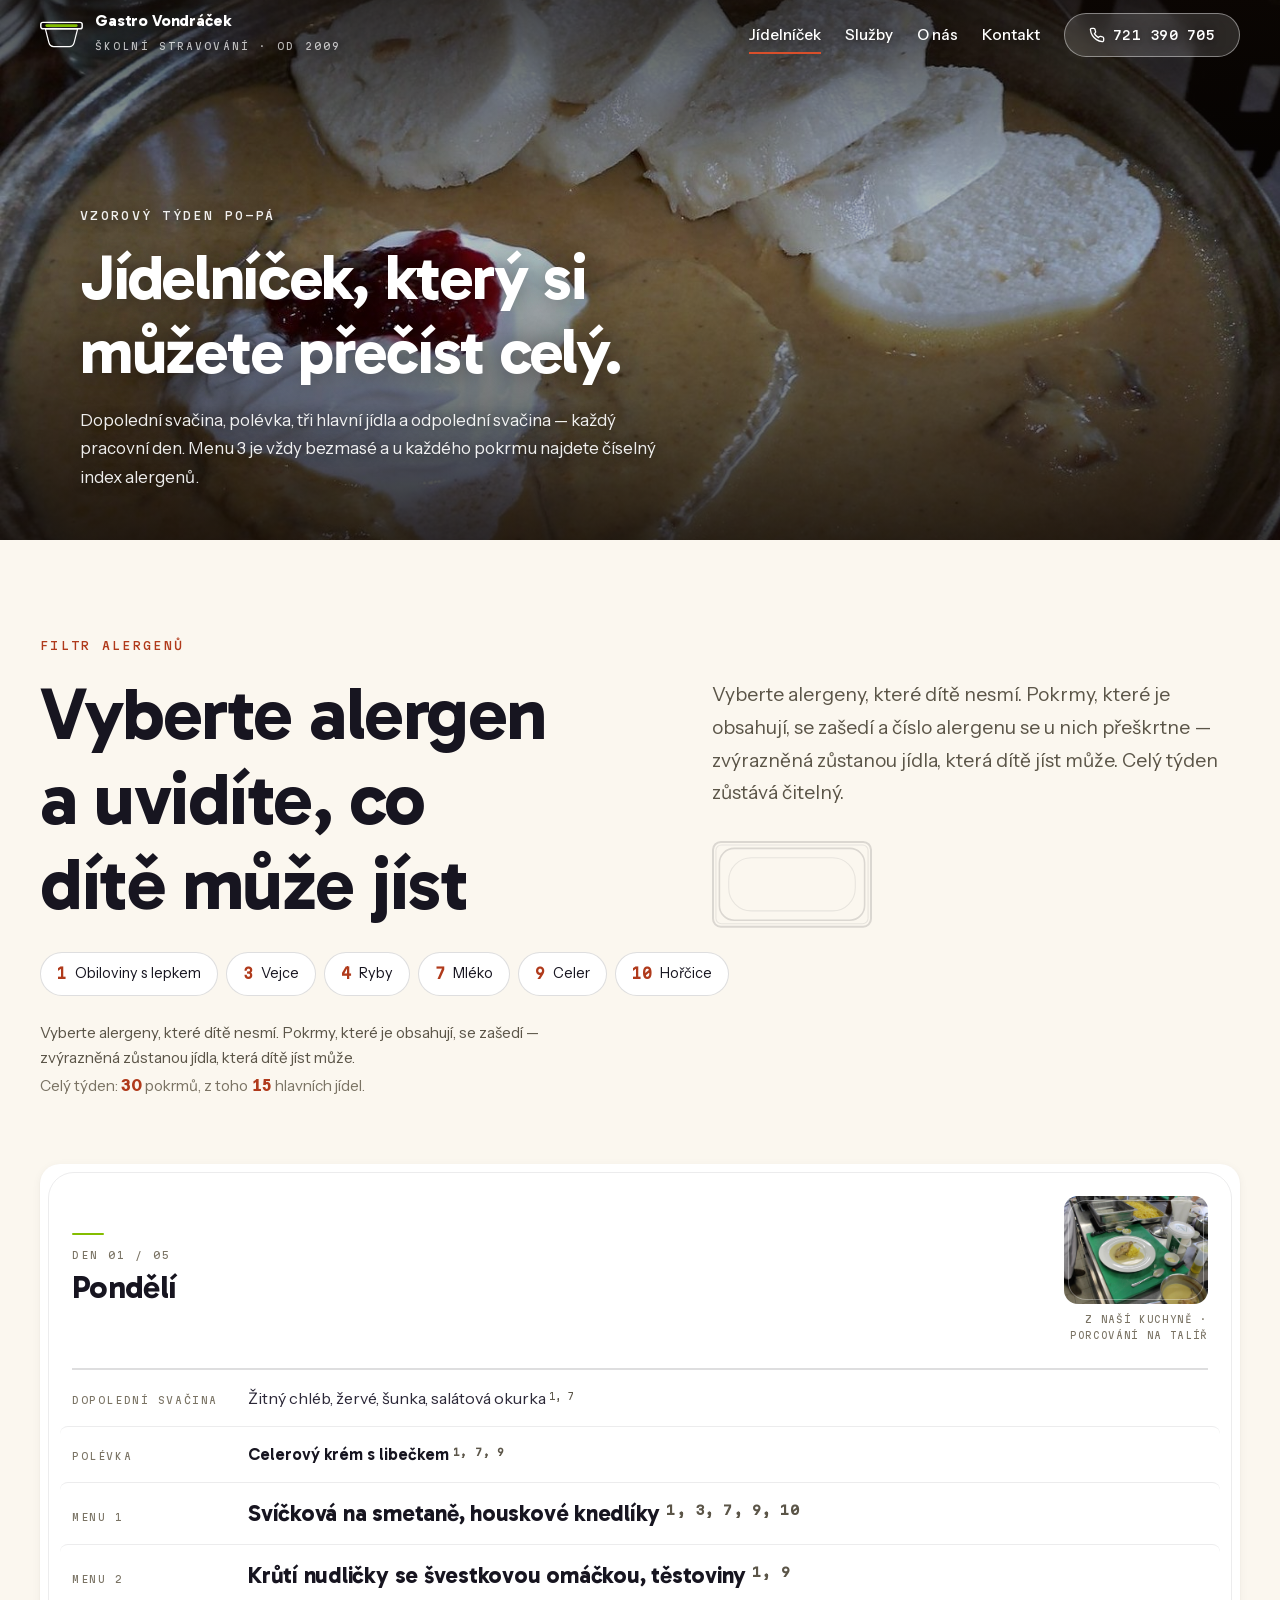
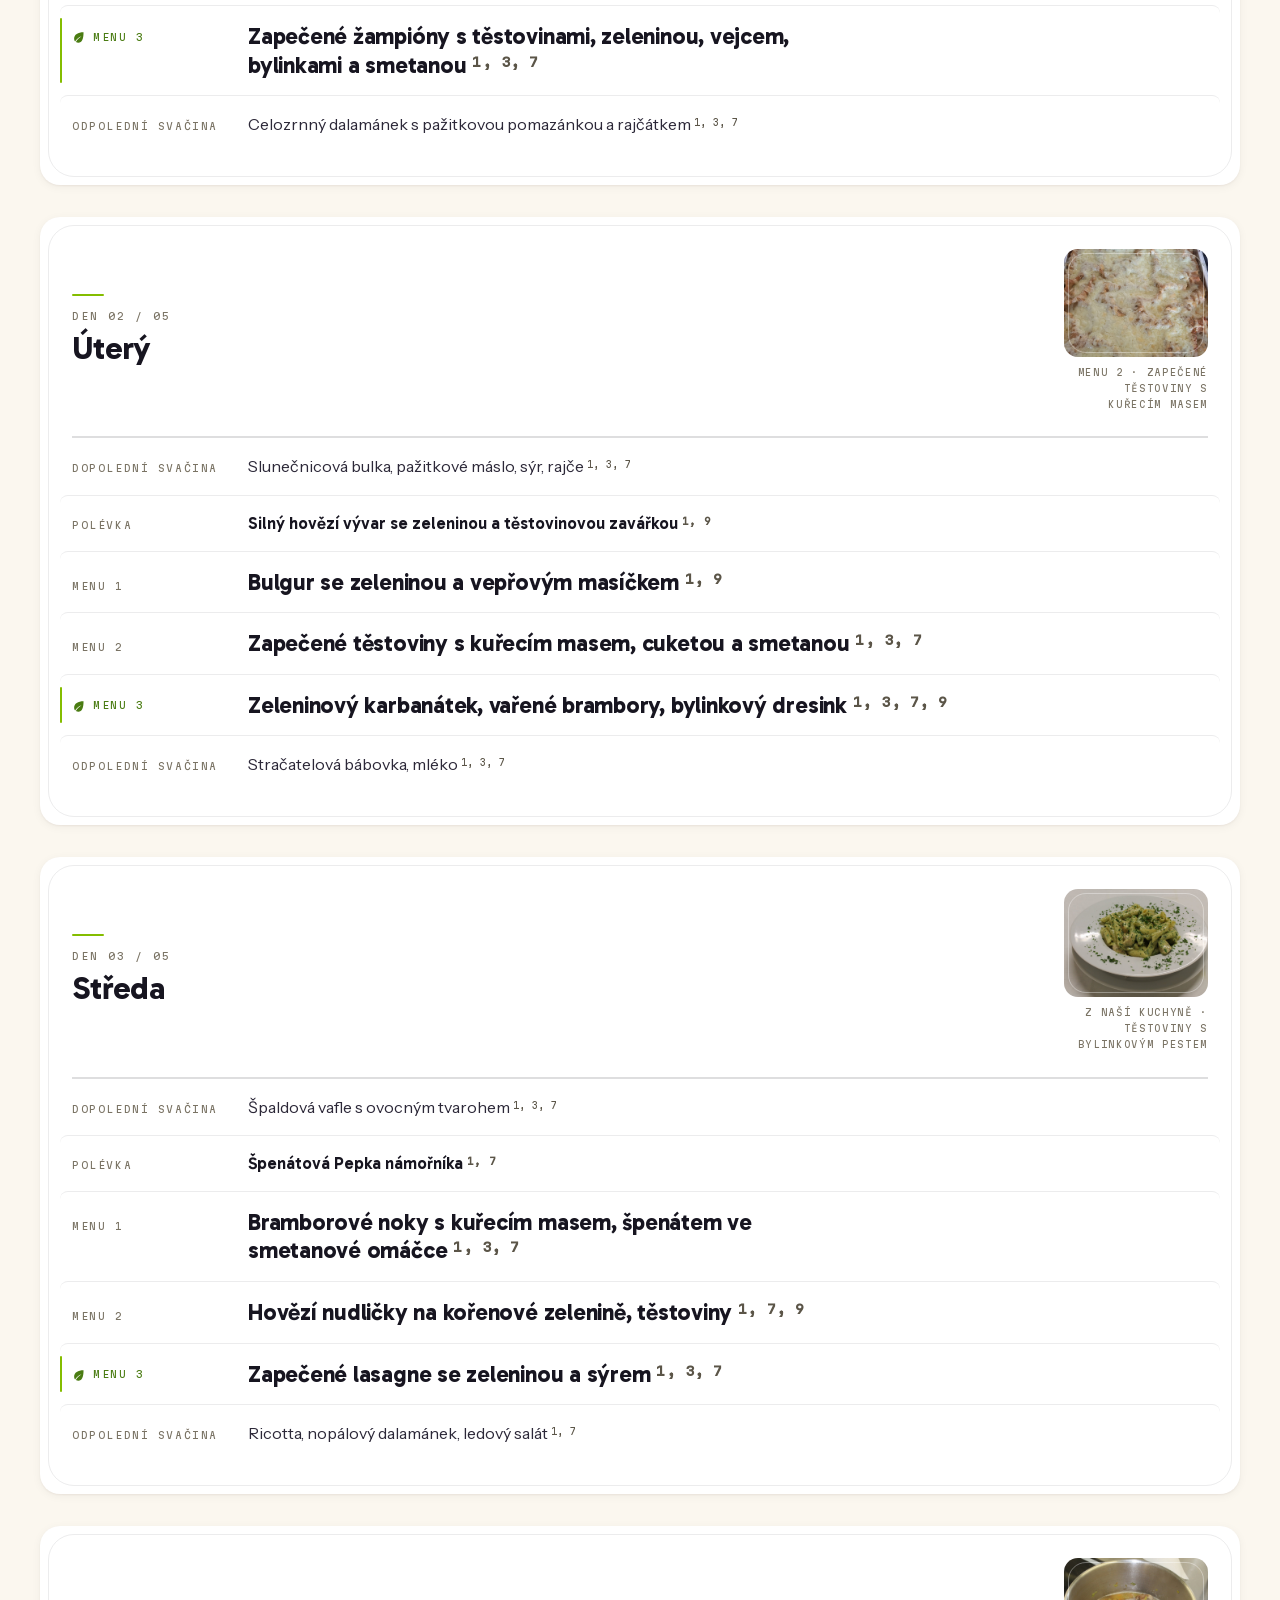
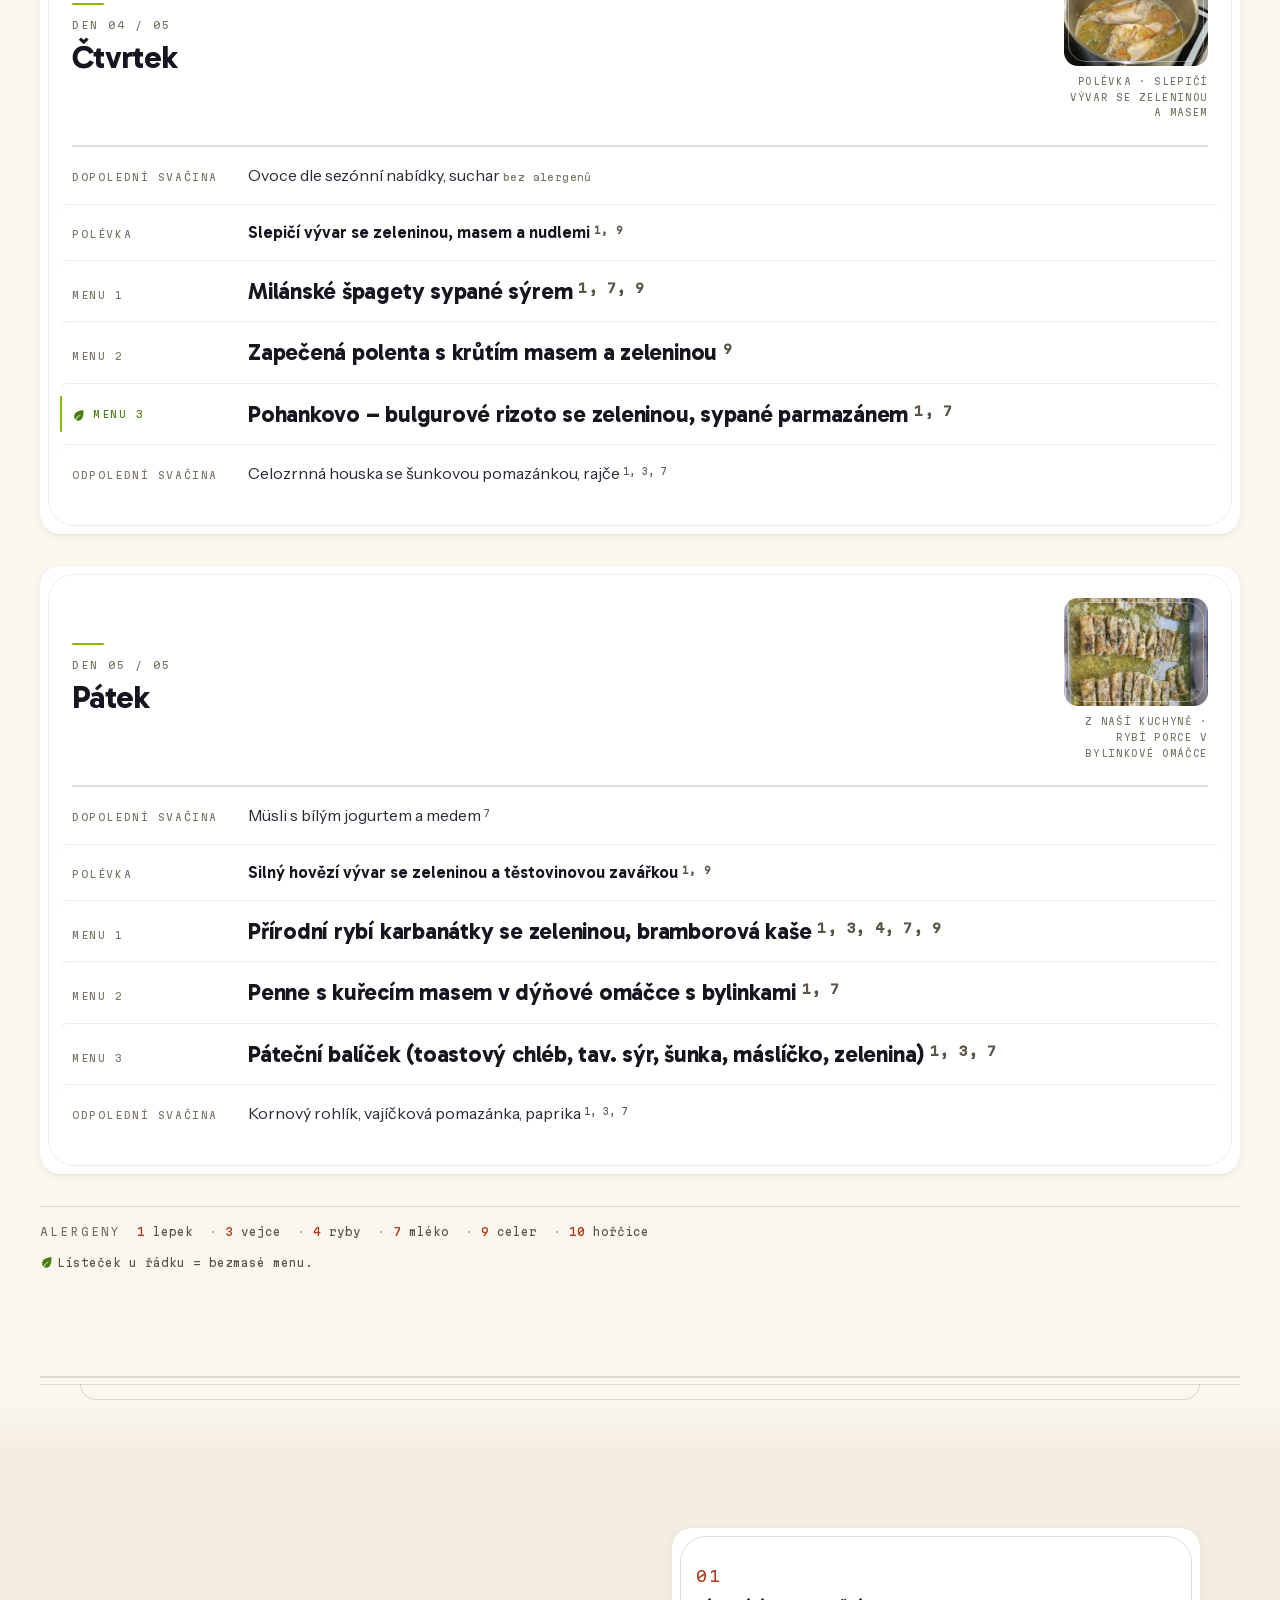
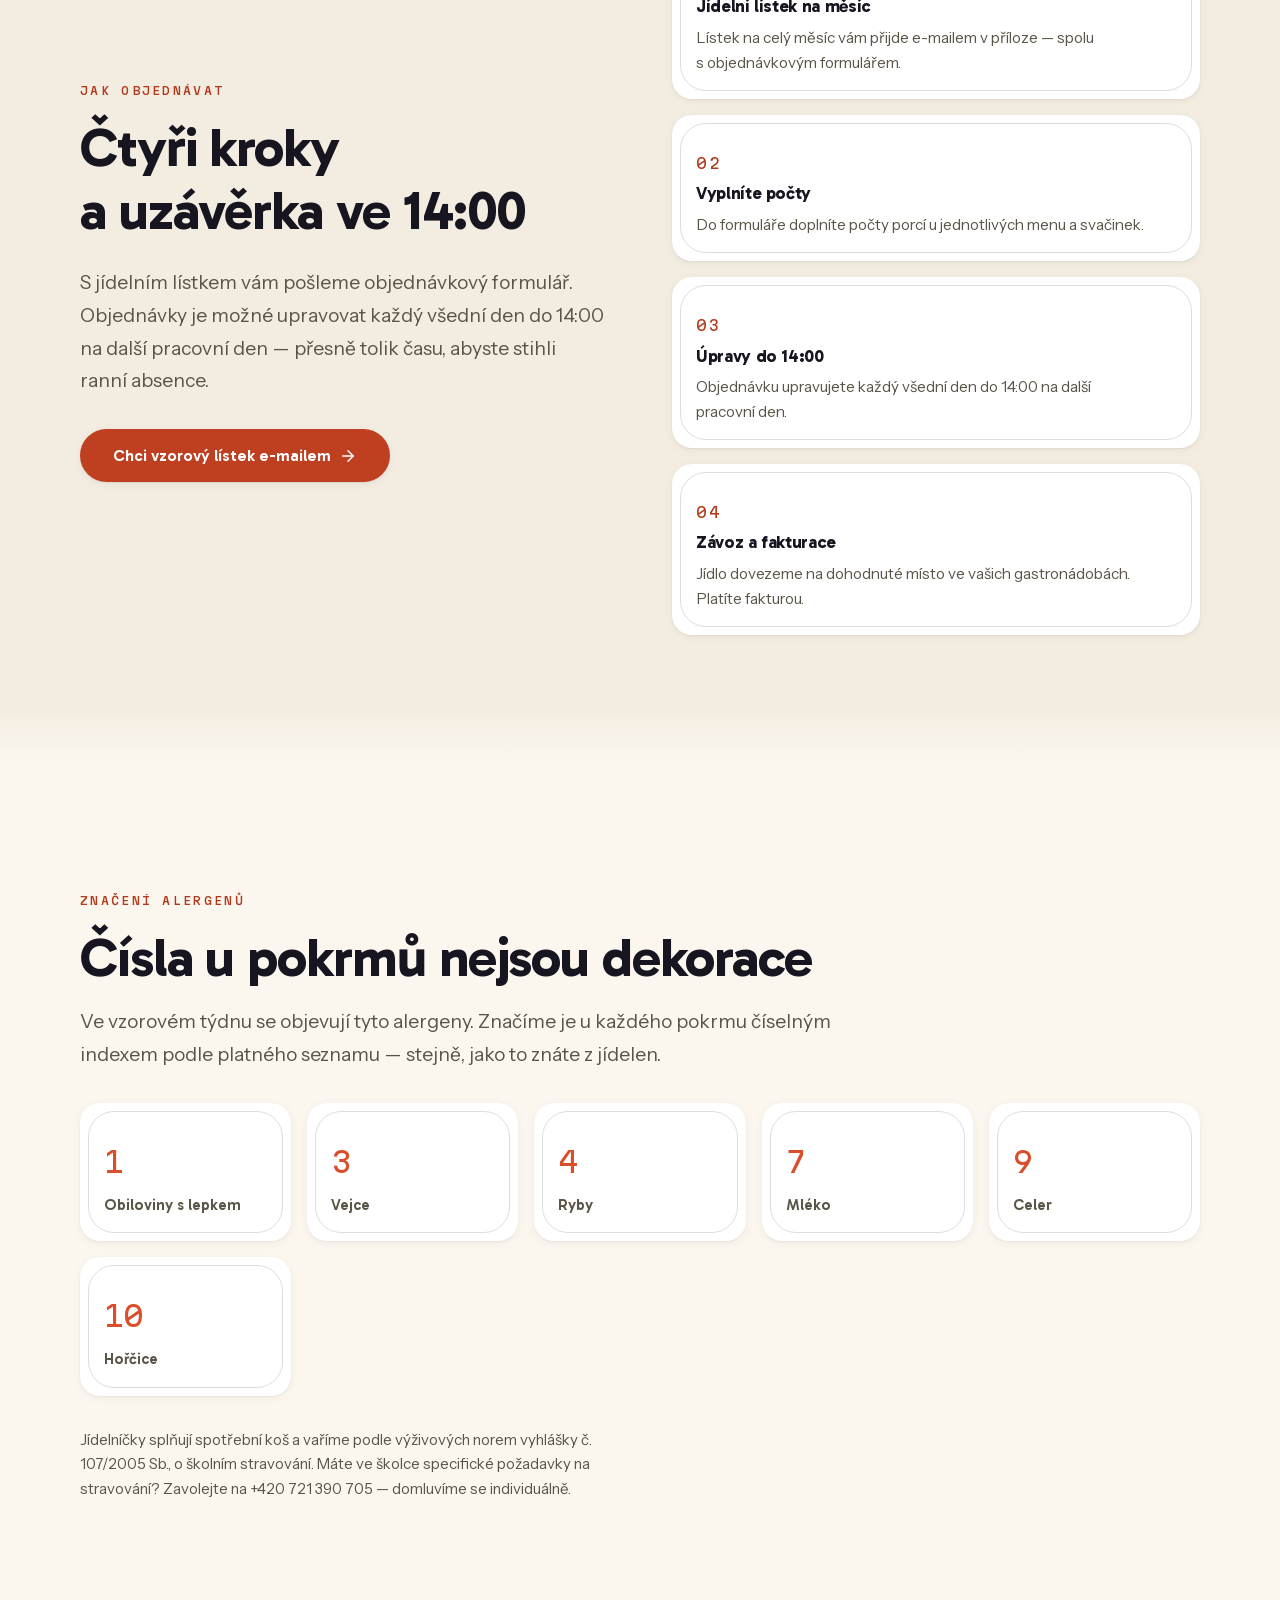
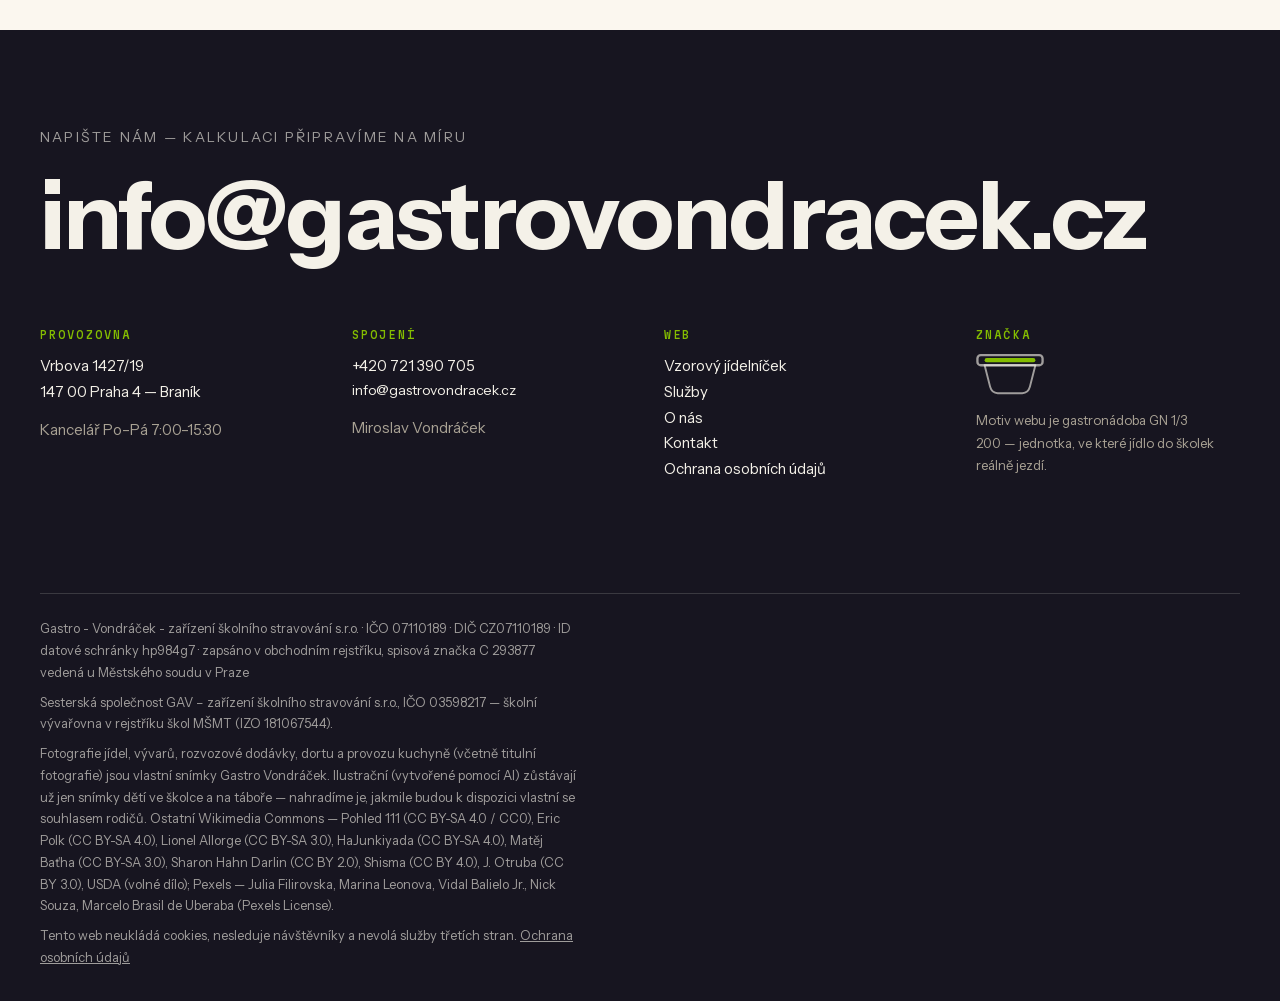
<file: jidelnicek/index.html>
<!DOCTYPE html><html lang="cs" class="__variable_5a063b __variable_1ca8cb __variable_a784e9"><head><meta charSet="utf-8"/><meta name="viewport" content="width=device-width, initial-scale=1"/><link rel="preload" href="/_next/static/media/7d28de41f17e98f2-s.p.woff2" as="font" crossorigin="" type="font/woff2"/><link rel="preload" href="/_next/static/media/adb45196eddef626-s.p.woff2" as="font" crossorigin="" type="font/woff2"/><link rel="preload" href="/_next/static/media/ef87c177b26f69d3-s.p.woff2" as="font" crossorigin="" type="font/woff2"/><link rel="preload" as="image" href="/images/svickova-2.jpg" fetchPriority="high"/><link rel="stylesheet" href="/_next/static/css/4a85f35416aa029e.css" data-precedence="next"/><link rel="preload" as="script" fetchPriority="low" href="/_next/static/chunks/webpack-882cfb55e115d433.js"/><script src="/_next/static/chunks/4bd1b696-dc81b35135595d90.js" async=""></script><script src="/_next/static/chunks/517-8e63033d2a03298e.js" async=""></script><script src="/_next/static/chunks/main-app-4ff18049c15e16bc.js" async=""></script><script src="/_next/static/chunks/app/layout-fd6f10f5c45244dc.js" async=""></script><script src="/_next/static/chunks/896-933556f303015ce8.js" async=""></script><script src="/_next/static/chunks/301-415e531b064263c8.js" async=""></script><script src="/_next/static/chunks/app/jidelnicek/page-ae7b9fbdee29d55e.js" async=""></script><meta name="next-size-adjust" content=""/><title>Vzorový jídelníček Po–Pá | Gastro Vondráček</title><meta name="description" content="Skutečný vzorový jídelníček na celý týden: svačiny, polévka a tři menu denně (menu 3 vždy bezmasé) se značenými alergeny. Objednávky do 14:00 na další pracovní den."/><meta name="author" content="Gastro - Vondráček - zařízení školního stravování s.r.o."/><meta name="keywords" content="obědy do školky,stravování mateřské školy Praha,rozvoz obědů školky,příměstské tábory strava"/><meta property="og:title" content="Gastro Vondráček — obědy a svačinky pro pražské školky"/><meta property="og:description" content="Od roku 2009 vaříme obědy a dvě svačinky pro mateřské školy. Tři menu denně, menu 3 vždy bezmasé, značené alergeny."/><meta property="og:locale" content="cs_CZ"/><meta property="og:type" content="website"/><meta name="twitter:card" content="summary"/><meta name="twitter:title" content="Gastro Vondráček — obědy a svačinky pro pražské školky"/><meta name="twitter:description" content="Od roku 2009 vaříme obědy a dvě svačinky pro mateřské školy. Tři menu denně, menu 3 vždy bezmasé, značené alergeny."/><script src="/_next/static/chunks/polyfills-42372ed130431b0a.js" noModule=""></script></head><body><script type="application/ld+json">{"@context":"https://schema.org","@type":"FoodEstablishment","additionalType":"https://schema.org/LocalBusiness","name":"Gastro Vondráček","legalName":"Gastro - Vondráček - zařízení školního stravování s.r.o.","description":"Výroba, rozvoz a distribuce pokrmů do mateřských škol a školských zařízení, příměstské tábory a catering. Praha 4 Braník, od roku 2009.","foundingDate":"2009","servesCuisine":"Česká kuchyně pro dětské strávníky","telephone":"+420721390705","email":"info@gastrovondracek.cz","vatID":"CZ07110189","taxID":"07110189","address":{"@type":"PostalAddress","streetAddress":"Vrbova 1427/19","addressLocality":"Praha","postalCode":"147 00","addressCountry":"CZ"},"geo":{"@type":"GeoCoordinates","latitude":50.0321633,"longitude":14.4249308},"areaServed":{"@type":"City","name":"Praha"},"openingHoursSpecification":[{"@type":"OpeningHoursSpecification","dayOfWeek":["Monday","Tuesday","Wednesday","Thursday","Friday"],"opens":"07:00","closes":"15:30"}],"founder":{"@type":"Person","name":"Miroslav Vondráček"}}</script><a href="#obsah" class="znak-preskoc">Přeskočit na obsah</a><header class="hlavicka hlavicka--pruhledna" style="position:fixed;top:0;left:0;right:0;z-index:var(--z-nav, 50);transform:translateY(0);transition:transform 300ms var(--ease-panel, cubic-bezier(0.32, 0.72, 0, 1));will-change:transform"><div class="hlavicka-obal"><a class="znacka" style="color:#fff" href="/"><svg viewBox="0 0 320 208" width="43" height="28" fill="none" aria-hidden="true" focusable="false" style="display:block;flex:0 0 auto"><path d="M 40 58 L 280 58 L 254 160 Q 246 190 218 190 L 102 190 Q 74 190 66 160 Z" stroke="currentColor" stroke-width="9" stroke-linejoin="round"></path><rect x="6" y="10" width="308" height="48" rx="16" stroke="currentColor" stroke-width="11"></rect><rect x="40" y="24" width="240" height="20" rx="10" fill="#84bd00"></rect></svg><span><span class="znacka-text" style="display:block">Gastro Vondráček</span><span class="znacka-pod">Školní stravování · od 2009</span></span></a><nav class="menu" aria-label="Hlavní navigace" style="color:#fff"><a aria-current="page" href="/jidelnicek/">Jídelníček</a><a href="/sluzby/">Služby</a><a href="/o-nas/">O nás</a><a href="/kontakt/">Kontakt</a><a class="btn btn--svetly" href="tel:+420721390705" style="min-height:44px;padding:var(--sp-2) var(--sp-5);font-size:0.92rem"><svg xmlns="http://www.w3.org/2000/svg" width="16" height="16" viewBox="0 0 24 24" fill="none" stroke="currentColor" stroke-width="2" stroke-linecap="round" stroke-linejoin="round" class="lucide lucide-phone" aria-hidden="true"><path d="M22 16.92v3a2 2 0 0 1-2.18 2 19.79 19.79 0 0 1-8.63-3.07 19.5 19.5 0 0 1-6-6 19.79 19.79 0 0 1-3.07-8.67A2 2 0 0 1 4.11 2h3a2 2 0 0 1 2 1.72 12.84 12.84 0 0 0 .7 2.81 2 2 0 0 1-.45 2.11L8.09 9.91a16 16 0 0 0 6 6l1.27-1.27a2 2 0 0 1 2.11-.45 12.84 12.84 0 0 0 2.81.7A2 2 0 0 1 22 16.92z"></path></svg><span class="mono" style="font-size:0.82rem;letter-spacing:0.02em">721 390 705</span></a></nav><button class="hamburger" aria-expanded="false" aria-controls="mobil-menu" style="color:#fff"><svg xmlns="http://www.w3.org/2000/svg" width="18" height="18" viewBox="0 0 24 24" fill="none" stroke="currentColor" stroke-width="2" stroke-linecap="round" stroke-linejoin="round" class="lucide lucide-menu" aria-hidden="true"><line x1="4" x2="20" y1="12" y2="12"></line><line x1="4" x2="20" y1="6" y2="6"></line><line x1="4" x2="20" y1="18" y2="18"></line></svg><span style="font-size:0.9rem">Menu</span></button></div></header><header class="podhero"><img src="/images/svickova-2.jpg" alt="Svíčková na smetaně s houskovým knedlíkem — pondělní menu 1 vzorového týdne" width="1400" height="933" fetchPriority="high" loading="eager" decoding="async"/><div class="podhero-scrim"></div><div class="podhero-obsah"><p class="eyebrow eyebrow--svetlo">Vzorový týden Po–Pá</p><h1 style="margin-top:var(--sp-4)">Jídelníček, který si můžete přečíst celý.</h1><p style="margin-top:var(--sp-4);font-size:1.06rem">Dopolední svačina, polévka, tři hlavní jídla a odpolední svačina — každý pracovní den. Menu 3 je vždy bezmasé a u každého pokrmu najdete číselný index alergenů.</p></div></header><main id="obsah"><section class="sekce sekce--tesna"><div class="obal-siroky"><div class="karta-hlava"><div><p class="eyebrow">Filtr alergenů</p><h2 class="h-velka" style="margin-top:var(--sp-4)">Vyberte alergen a uvidíte, co dítě může jíst</h2></div><div><p class="perex">Vyberte alergeny, které dítě nesmí. Pokrmy, které je obsahují, se zašedí a číslo alergenu se u nich přeškrtne — zvýrazněná zůstanou jídla, která dítě jíst může. Celý týden zůstává čitelný.</p><svg viewBox="0 0 325 176" width="160" style="display:block;height:auto;margin-top:var(--sp-6)" fill="none" aria-hidden="true" focusable="false"><rect x="2" y="2" width="321" height="172" rx="16" stroke="var(--line)" stroke-width="4"></rect><rect x="8" y="8" width="309" height="160" rx="11" stroke="var(--line)" stroke-width="2.2" opacity="0.55"></rect><rect x="15" y="15" width="295" height="146" rx="30" stroke="var(--line)" stroke-width="3.2"></rect><rect x="34" y="34" width="257" height="108" rx="46" stroke="var(--line)" stroke-width="2.2" opacity="0.55"></rect></svg></div></div><div><div class="cipy" role="group" aria-label="Filtr alergenů"><button type="button" class="cip" aria-pressed="false"><b>1</b><span>Obiloviny s lepkem</span></button><button type="button" class="cip" aria-pressed="false"><b>3</b><span>Vejce</span></button><button type="button" class="cip" aria-pressed="false"><b>4</b><span>Ryby</span></button><button type="button" class="cip" aria-pressed="false"><b>7</b><span>Mléko</span></button><button type="button" class="cip" aria-pressed="false"><b>9</b><span>Celer</span></button><button type="button" class="cip" aria-pressed="false"><b>10</b><span>Hořčice</span></button></div><p class="readout" aria-live="polite">Vyberte alergeny, které dítě nesmí. Pokrmy, které je obsahují, se zašedí — zvýrazněná zůstanou jídla, která dítě jíst může.<br/><span style="color:var(--muted-2)">Celý týden: <b>30</b> pokrmů, z toho <b>15</b> hlavních jídel.</span></p><div class="tyden"><article class="list" id="den-pondeli"><header class="list-hlava"><div class="list-titul"><span class="list-limec" aria-hidden="true"></span><p class="list-index tnum">Den <!-- -->01<!-- --> / 05</p><h3 class="list-den">Pondělí</h3></div><figure class="list-foto"><span class="gn-foto"><img src="/images/talir-kure-vydej.jpg" alt="Porcování hotového jídla na talíř ve výdejní části naší kuchyně" width="1600" height="1067" loading="lazy" decoding="async"/></span><figcaption>Z naší kuchyně · porcování na talíř</figcaption></figure></header><ol class="chody"><li class="chod chod--svacina" data-ztlumeno="0" data-prezije="0"><p class="chod-label"><span>Dopolední svačina</span></p><p class="chod-nazev">Žitný chléb, žervé, šunka, salátová okurka<!-- --> <span class="idx" aria-label="Alergeny 1, 7"><i data-skrtnuto="0">1</i>, <i data-skrtnuto="0">7</i></span></p></li><li class="chod chod--polevka" data-ztlumeno="0" data-prezije="0"><p class="chod-label"><span>Polévka</span></p><p class="chod-nazev">Celerový krém s libečkem<!-- --> <span class="idx" aria-label="Alergeny 1, 7, 9"><i data-skrtnuto="0">1</i>, <i data-skrtnuto="0">7</i>, <i data-skrtnuto="0">9</i></span></p></li><li class="chod chod--menu" data-ztlumeno="0" data-prezije="0"><p class="chod-label"><span>Menu 1</span></p><p class="chod-nazev">Svíčková na smetaně, houskové knedlíky<!-- --> <span class="idx" aria-label="Alergeny 1, 3, 7, 9, 10"><i data-skrtnuto="0">1</i>, <i data-skrtnuto="0">3</i>, <i data-skrtnuto="0">7</i>, <i data-skrtnuto="0">9</i>, <i data-skrtnuto="0">10</i></span></p></li><li class="chod chod--menu" data-ztlumeno="0" data-prezije="0"><p class="chod-label"><span>Menu 2</span></p><p class="chod-nazev">Krůtí nudličky se švestkovou omáčkou, těstoviny<!-- --> <span class="idx" aria-label="Alergeny 1, 9"><i data-skrtnuto="0">1</i>, <i data-skrtnuto="0">9</i></span></p></li><li class="chod chod--menu chod--bez" data-ztlumeno="0" data-prezije="0"><p class="chod-label"><svg viewBox="0 0 16 16" width="13" height="13" aria-hidden="true" focusable="false" style="display:block;flex:0 0 auto"><path d="M14.2 1.6C7.4 1.6 2.6 4.4 2.6 9.4c0 1.4.4 2.6 1.2 3.5 2-3.1 4.7-5.2 7.9-6.3C9 8.3 6.4 10.6 4.8 13.6c.9.5 2 .8 3.1.8 4.3 0 6.3-4.3 6.3-12.8Z" fill="var(--green-deep)"></path></svg><span>Menu 3</span></p><p class="chod-nazev">Zapečené žampióny s těstovinami, zeleninou, vejcem, bylinkami a smetanou<!-- --> <span class="idx" aria-label="Alergeny 1, 3, 7"><i data-skrtnuto="0">1</i>, <i data-skrtnuto="0">3</i>, <i data-skrtnuto="0">7</i></span></p></li><li class="chod chod--svacina" data-ztlumeno="0" data-prezije="0"><p class="chod-label"><span>Odpolední svačina</span></p><p class="chod-nazev">Celozrnný dalamánek s pažitkovou pomazánkou a rajčátkem<!-- --> <span class="idx" aria-label="Alergeny 1, 3, 7"><i data-skrtnuto="0">1</i>, <i data-skrtnuto="0">3</i>, <i data-skrtnuto="0">7</i></span></p></li></ol></article><article class="list" id="den-utery"><header class="list-hlava"><div class="list-titul"><span class="list-limec" aria-hidden="true"></span><p class="list-index tnum">Den <!-- -->02<!-- --> / 05</p><h3 class="list-den">Úterý</h3></div><figure class="list-foto"><span class="gn-foto"><img src="/images/zapecene-testoviny-gn.jpg" alt="Zapečené těstoviny s kuřecím masem a cuketou v gastronádobě z naší kuchyně" width="1600" height="1067" loading="lazy" decoding="async"/></span><figcaption>Menu 2 · Zapečené těstoviny s kuřecím masem</figcaption></figure></header><ol class="chody"><li class="chod chod--svacina" data-ztlumeno="0" data-prezije="0"><p class="chod-label"><span>Dopolední svačina</span></p><p class="chod-nazev">Slunečnicová bulka, pažitkové máslo, sýr, rajče<!-- --> <span class="idx" aria-label="Alergeny 1, 3, 7"><i data-skrtnuto="0">1</i>, <i data-skrtnuto="0">3</i>, <i data-skrtnuto="0">7</i></span></p></li><li class="chod chod--polevka" data-ztlumeno="0" data-prezije="0"><p class="chod-label"><span>Polévka</span></p><p class="chod-nazev">Silný hovězí vývar se zeleninou a těstovinovou zavářkou<!-- --> <span class="idx" aria-label="Alergeny 1, 9"><i data-skrtnuto="0">1</i>, <i data-skrtnuto="0">9</i></span></p></li><li class="chod chod--menu" data-ztlumeno="0" data-prezije="0"><p class="chod-label"><span>Menu 1</span></p><p class="chod-nazev">Bulgur se zeleninou a vepřovým masíčkem<!-- --> <span class="idx" aria-label="Alergeny 1, 9"><i data-skrtnuto="0">1</i>, <i data-skrtnuto="0">9</i></span></p></li><li class="chod chod--menu" data-ztlumeno="0" data-prezije="0"><p class="chod-label"><span>Menu 2</span></p><p class="chod-nazev">Zapečené těstoviny s kuřecím masem, cuketou a smetanou<!-- --> <span class="idx" aria-label="Alergeny 1, 3, 7"><i data-skrtnuto="0">1</i>, <i data-skrtnuto="0">3</i>, <i data-skrtnuto="0">7</i></span></p></li><li class="chod chod--menu chod--bez" data-ztlumeno="0" data-prezije="0"><p class="chod-label"><svg viewBox="0 0 16 16" width="13" height="13" aria-hidden="true" focusable="false" style="display:block;flex:0 0 auto"><path d="M14.2 1.6C7.4 1.6 2.6 4.4 2.6 9.4c0 1.4.4 2.6 1.2 3.5 2-3.1 4.7-5.2 7.9-6.3C9 8.3 6.4 10.6 4.8 13.6c.9.5 2 .8 3.1.8 4.3 0 6.3-4.3 6.3-12.8Z" fill="var(--green-deep)"></path></svg><span>Menu 3</span></p><p class="chod-nazev">Zeleninový karbanátek, vařené brambory, bylinkový dresink<!-- --> <span class="idx" aria-label="Alergeny 1, 3, 7, 9"><i data-skrtnuto="0">1</i>, <i data-skrtnuto="0">3</i>, <i data-skrtnuto="0">7</i>, <i data-skrtnuto="0">9</i></span></p></li><li class="chod chod--svacina" data-ztlumeno="0" data-prezije="0"><p class="chod-label"><span>Odpolední svačina</span></p><p class="chod-nazev">Stračatelová bábovka, mléko<!-- --> <span class="idx" aria-label="Alergeny 1, 3, 7"><i data-skrtnuto="0">1</i>, <i data-skrtnuto="0">3</i>, <i data-skrtnuto="0">7</i></span></p></li></ol></article><article class="list" id="den-streda"><header class="list-hlava"><div class="list-titul"><span class="list-limec" aria-hidden="true"></span><p class="list-index tnum">Den <!-- -->03<!-- --> / 05</p><h3 class="list-den">Středa</h3></div><figure class="list-foto"><span class="gn-foto"><img src="/images/testoviny-pesto.jpg" alt="Těstoviny s bylinkovým pestem na talíři, uvařené v naší kuchyni" width="1600" height="1067" loading="lazy" decoding="async"/></span><figcaption>Z naší kuchyně · těstoviny s bylinkovým pestem</figcaption></figure></header><ol class="chody"><li class="chod chod--svacina" data-ztlumeno="0" data-prezije="0"><p class="chod-label"><span>Dopolední svačina</span></p><p class="chod-nazev">Špaldová vafle s ovocným tvarohem<!-- --> <span class="idx" aria-label="Alergeny 1, 3, 7"><i data-skrtnuto="0">1</i>, <i data-skrtnuto="0">3</i>, <i data-skrtnuto="0">7</i></span></p></li><li class="chod chod--polevka" data-ztlumeno="0" data-prezije="0"><p class="chod-label"><span>Polévka</span></p><p class="chod-nazev">Špenátová Pepka námořníka<!-- --> <span class="idx" aria-label="Alergeny 1, 7"><i data-skrtnuto="0">1</i>, <i data-skrtnuto="0">7</i></span></p></li><li class="chod chod--menu" data-ztlumeno="0" data-prezije="0"><p class="chod-label"><span>Menu 1</span></p><p class="chod-nazev">Bramborové noky s kuřecím masem, špenátem ve smetanové omáčce<!-- --> <span class="idx" aria-label="Alergeny 1, 3, 7"><i data-skrtnuto="0">1</i>, <i data-skrtnuto="0">3</i>, <i data-skrtnuto="0">7</i></span></p></li><li class="chod chod--menu" data-ztlumeno="0" data-prezije="0"><p class="chod-label"><span>Menu 2</span></p><p class="chod-nazev">Hovězí nudličky na kořenové zelenině, těstoviny<!-- --> <span class="idx" aria-label="Alergeny 1, 7, 9"><i data-skrtnuto="0">1</i>, <i data-skrtnuto="0">7</i>, <i data-skrtnuto="0">9</i></span></p></li><li class="chod chod--menu chod--bez" data-ztlumeno="0" data-prezije="0"><p class="chod-label"><svg viewBox="0 0 16 16" width="13" height="13" aria-hidden="true" focusable="false" style="display:block;flex:0 0 auto"><path d="M14.2 1.6C7.4 1.6 2.6 4.4 2.6 9.4c0 1.4.4 2.6 1.2 3.5 2-3.1 4.7-5.2 7.9-6.3C9 8.3 6.4 10.6 4.8 13.6c.9.5 2 .8 3.1.8 4.3 0 6.3-4.3 6.3-12.8Z" fill="var(--green-deep)"></path></svg><span>Menu 3</span></p><p class="chod-nazev">Zapečené lasagne se zeleninou a sýrem<!-- --> <span class="idx" aria-label="Alergeny 1, 3, 7"><i data-skrtnuto="0">1</i>, <i data-skrtnuto="0">3</i>, <i data-skrtnuto="0">7</i></span></p></li><li class="chod chod--svacina" data-ztlumeno="0" data-prezije="0"><p class="chod-label"><span>Odpolední svačina</span></p><p class="chod-nazev">Ricotta, nopálový dalamánek, ledový salát<!-- --> <span class="idx" aria-label="Alergeny 1, 7"><i data-skrtnuto="0">1</i>, <i data-skrtnuto="0">7</i></span></p></li></ol></article><article class="list" id="den-ctvrtek"><header class="list-hlava"><div class="list-titul"><span class="list-limec" aria-hidden="true"></span><p class="list-index tnum">Den <!-- -->04<!-- --> / 05</p><h3 class="list-den">Čtvrtek</h3></div><figure class="list-foto"><span class="gn-foto"><img src="/images/vyvar-slepici.jpg" alt="Slepičí vývar se zeleninou a masem ve varném hrnci naší kuchyně" width="1600" height="1067" loading="lazy" decoding="async"/></span><figcaption>Polévka · Slepičí vývar se zeleninou a masem</figcaption></figure></header><ol class="chody"><li class="chod chod--svacina" data-ztlumeno="0" data-prezije="0"><p class="chod-label"><span>Dopolední svačina</span></p><p class="chod-nazev">Ovoce dle sezónní nabídky, suchar<!-- --> <span class="idx idx--zadne">bez alergenů</span></p></li><li class="chod chod--polevka" data-ztlumeno="0" data-prezije="0"><p class="chod-label"><span>Polévka</span></p><p class="chod-nazev">Slepičí vývar se zeleninou, masem a nudlemi<!-- --> <span class="idx" aria-label="Alergeny 1, 9"><i data-skrtnuto="0">1</i>, <i data-skrtnuto="0">9</i></span></p></li><li class="chod chod--menu" data-ztlumeno="0" data-prezije="0"><p class="chod-label"><span>Menu 1</span></p><p class="chod-nazev">Milánské špagety sypané sýrem<!-- --> <span class="idx" aria-label="Alergeny 1, 7, 9"><i data-skrtnuto="0">1</i>, <i data-skrtnuto="0">7</i>, <i data-skrtnuto="0">9</i></span></p></li><li class="chod chod--menu" data-ztlumeno="0" data-prezije="0"><p class="chod-label"><span>Menu 2</span></p><p class="chod-nazev">Zapečená polenta s krůtím masem a zeleninou<!-- --> <span class="idx" aria-label="Alergeny 9"><i data-skrtnuto="0">9</i></span></p></li><li class="chod chod--menu chod--bez" data-ztlumeno="0" data-prezije="0"><p class="chod-label"><svg viewBox="0 0 16 16" width="13" height="13" aria-hidden="true" focusable="false" style="display:block;flex:0 0 auto"><path d="M14.2 1.6C7.4 1.6 2.6 4.4 2.6 9.4c0 1.4.4 2.6 1.2 3.5 2-3.1 4.7-5.2 7.9-6.3C9 8.3 6.4 10.6 4.8 13.6c.9.5 2 .8 3.1.8 4.3 0 6.3-4.3 6.3-12.8Z" fill="var(--green-deep)"></path></svg><span>Menu 3</span></p><p class="chod-nazev">Pohankovo – bulgurové rizoto se zeleninou, sypané parmazánem<!-- --> <span class="idx" aria-label="Alergeny 1, 7"><i data-skrtnuto="0">1</i>, <i data-skrtnuto="0">7</i></span></p></li><li class="chod chod--svacina" data-ztlumeno="0" data-prezije="0"><p class="chod-label"><span>Odpolední svačina</span></p><p class="chod-nazev">Celozrnná houska se šunkovou pomazánkou, rajče<!-- --> <span class="idx" aria-label="Alergeny 1, 3, 7"><i data-skrtnuto="0">1</i>, <i data-skrtnuto="0">3</i>, <i data-skrtnuto="0">7</i></span></p></li></ol></article><article class="list" id="den-patek"><header class="list-hlava"><div class="list-titul"><span class="list-limec" aria-hidden="true"></span><p class="list-index tnum">Den <!-- -->05<!-- --> / 05</p><h3 class="list-den">Pátek</h3></div><figure class="list-foto"><span class="gn-foto"><img src="/images/ryba-gn.jpg" alt="Rybí porce v bylinkové omáčce v gastronádobě, připravené k expedici" width="1600" height="1067" loading="lazy" decoding="async"/></span><figcaption>Z naší kuchyně · rybí porce v bylinkové omáčce</figcaption></figure></header><ol class="chody"><li class="chod chod--svacina" data-ztlumeno="0" data-prezije="0"><p class="chod-label"><span>Dopolední svačina</span></p><p class="chod-nazev">Müsli s bílým jogurtem a medem<!-- --> <span class="idx" aria-label="Alergeny 7"><i data-skrtnuto="0">7</i></span></p></li><li class="chod chod--polevka" data-ztlumeno="0" data-prezije="0"><p class="chod-label"><span>Polévka</span></p><p class="chod-nazev">Silný hovězí vývar se zeleninou a těstovinovou zavářkou<!-- --> <span class="idx" aria-label="Alergeny 1, 9"><i data-skrtnuto="0">1</i>, <i data-skrtnuto="0">9</i></span></p></li><li class="chod chod--menu" data-ztlumeno="0" data-prezije="0"><p class="chod-label"><span>Menu 1</span></p><p class="chod-nazev">Přírodní rybí karbanátky se zeleninou, bramborová kaše<!-- --> <span class="idx" aria-label="Alergeny 1, 3, 4, 7, 9"><i data-skrtnuto="0">1</i>, <i data-skrtnuto="0">3</i>, <i data-skrtnuto="0">4</i>, <i data-skrtnuto="0">7</i>, <i data-skrtnuto="0">9</i></span></p></li><li class="chod chod--menu" data-ztlumeno="0" data-prezije="0"><p class="chod-label"><span>Menu 2</span></p><p class="chod-nazev">Penne s kuřecím masem v dýňové omáčce s bylinkami<!-- --> <span class="idx" aria-label="Alergeny 1, 7"><i data-skrtnuto="0">1</i>, <i data-skrtnuto="0">7</i></span></p></li><li class="chod chod--menu" data-ztlumeno="0" data-prezije="0"><p class="chod-label"><span>Menu 3</span></p><p class="chod-nazev">Páteční balíček (toastový chléb, tav. sýr, šunka, máslíčko, zelenina)<!-- --> <span class="idx" aria-label="Alergeny 1, 3, 7"><i data-skrtnuto="0">1</i>, <i data-skrtnuto="0">3</i>, <i data-skrtnuto="0">7</i></span></p></li><li class="chod chod--svacina" data-ztlumeno="0" data-prezije="0"><p class="chod-label"><span>Odpolední svačina</span></p><p class="chod-nazev">Kornový rohlík, vajíčková pomazánka, paprika<!-- --> <span class="idx" aria-label="Alergeny 1, 3, 7"><i data-skrtnuto="0">1</i>, <i data-skrtnuto="0">3</i>, <i data-skrtnuto="0">7</i></span></p></li></ol></article></div><div class="legenda"><p class="legenda-radek"><span class="legenda-titul">Alergeny</span><span class="legenda-pol"><b>1</b> <!-- -->lepek</span><span class="legenda-pol"><b>3</b> <!-- -->vejce</span><span class="legenda-pol"><b>4</b> <!-- -->ryby</span><span class="legenda-pol"><b>7</b> <!-- -->mléko</span><span class="legenda-pol"><b>9</b> <!-- -->celer</span><span class="legenda-pol"><b>10</b> <!-- -->hořčice</span></p><p class="legenda-pozn"><span class="legenda-listek" aria-hidden="true"><svg viewBox="0 0 16 16" width="13" height="13" aria-hidden="true" focusable="false" style="display:block;flex:0 0 auto"><path d="M14.2 1.6C7.4 1.6 2.6 4.4 2.6 9.4c0 1.4.4 2.6 1.2 3.5 2-3.1 4.7-5.2 7.9-6.3C9 8.3 6.4 10.6 4.8 13.6c.9.5 2 .8 3.1.8 4.3 0 6.3-4.3 6.3-12.8Z" fill="var(--green-deep)"></path></svg></span>Lísteček u řádku = bezmasé menu.</p></div></div></div></section><div class="obal-siroky"><div class="sev-gn" aria-hidden="true"><i></i></div></div><section class="sekce sekce--krem" aria-labelledby="objednavky-h"><div class="obal"><div class="split"><div><p class="eyebrow">Jak objednávat</p><h2 class="h-sekce" id="objednavky-h" style="margin-top:var(--sp-4)">Čtyři kroky a uzávěrka ve 14:00</h2><p class="perex" style="margin-top:var(--sp-5)">S jídelním lístkem vám pošleme objednávkový formulář. Objednávky je možné upravovat každý všední den do 14:00 na další pracovní den — přesně tolik času, abyste stihli ranní absence.</p><a class="btn btn--hlavni" style="margin-top:var(--sp-6)" href="/kontakt/">Chci vzorový lístek e-mailem<svg xmlns="http://www.w3.org/2000/svg" width="18" height="18" viewBox="0 0 24 24" fill="none" stroke="currentColor" stroke-width="2" stroke-linecap="round" stroke-linejoin="round" class="lucide lucide-arrow-right" aria-hidden="true"><path d="M5 12h14"></path><path d="m12 5 7 7-7 7"></path></svg></a></div><ol style="list-style:none;padding:0;margin:0;display:grid;gap:var(--sp-4)"><li class="gn-ram karta" style="padding:var(--sp-5)"><p class="mono" style="color:var(--tomato-text);text-transform:none">01</p><h3 style="margin-top:var(--sp-2);font-size:1.1rem">Jídelní lístek na měsíc</h3><p class="mala" style="margin-top:var(--sp-2)">Lístek na celý měsíc vám přijde e-mailem v příloze — spolu s objednávkovým formulářem.</p></li><li class="gn-ram karta" style="padding:var(--sp-5)"><p class="mono" style="color:var(--tomato-text);text-transform:none">02</p><h3 style="margin-top:var(--sp-2);font-size:1.1rem">Vyplníte počty</h3><p class="mala" style="margin-top:var(--sp-2)">Do formuláře doplníte počty porcí u jednotlivých menu a svačinek.</p></li><li class="gn-ram karta" style="padding:var(--sp-5)"><p class="mono" style="color:var(--tomato-text);text-transform:none">03</p><h3 style="margin-top:var(--sp-2);font-size:1.1rem">Úpravy do 14:00</h3><p class="mala" style="margin-top:var(--sp-2)">Objednávku upravujete každý všední den do 14:00 na další pracovní den.</p></li><li class="gn-ram karta" style="padding:var(--sp-5)"><p class="mono" style="color:var(--tomato-text);text-transform:none">04</p><h3 style="margin-top:var(--sp-2);font-size:1.1rem">Závoz a fakturace</h3><p class="mala" style="margin-top:var(--sp-2)">Jídlo dovezeme na dohodnuté místo ve vašich gastronádobách. Platíte fakturou.</p></li></ol></div></div></section><section class="sekce" aria-labelledby="alergeny-h"><div class="obal"><p class="eyebrow">Značení alergenů</p><h2 class="h-sekce" id="alergeny-h" style="margin-top:var(--sp-4);max-width:24ch">Čísla u pokrmů nejsou dekorace</h2><p class="perex" style="margin-top:var(--sp-4);max-width:58ch">Ve vzorovém týdnu se objevují tyto alergeny. Značíme je u každého pokrmu číselným indexem podle platného seznamu — stejně, jako to znáte z jídelen.</p><ul style="list-style:none;padding:0;margin-top:var(--sp-6);display:grid;grid-template-columns:repeat(auto-fit, minmax(200px, 1fr));gap:var(--sp-4)"><li class="gn-ram karta" style="padding:var(--sp-5)"><p class="mono-vel" style="font-size:1.8rem;color:var(--tomato)">1</p><p style="margin-top:var(--sp-2);font-family:var(--ff-display);font-weight:600">Obiloviny s lepkem</p></li><li class="gn-ram karta" style="padding:var(--sp-5)"><p class="mono-vel" style="font-size:1.8rem;color:var(--tomato)">3</p><p style="margin-top:var(--sp-2);font-family:var(--ff-display);font-weight:600">Vejce</p></li><li class="gn-ram karta" style="padding:var(--sp-5)"><p class="mono-vel" style="font-size:1.8rem;color:var(--tomato)">4</p><p style="margin-top:var(--sp-2);font-family:var(--ff-display);font-weight:600">Ryby</p></li><li class="gn-ram karta" style="padding:var(--sp-5)"><p class="mono-vel" style="font-size:1.8rem;color:var(--tomato)">7</p><p style="margin-top:var(--sp-2);font-family:var(--ff-display);font-weight:600">Mléko</p></li><li class="gn-ram karta" style="padding:var(--sp-5)"><p class="mono-vel" style="font-size:1.8rem;color:var(--tomato)">9</p><p style="margin-top:var(--sp-2);font-family:var(--ff-display);font-weight:600">Celer</p></li><li class="gn-ram karta" style="padding:var(--sp-5)"><p class="mono-vel" style="font-size:1.8rem;color:var(--tomato)">10</p><p style="margin-top:var(--sp-2);font-family:var(--ff-display);font-weight:600">Hořčice</p></li></ul><p class="mala" style="margin-top:var(--sp-6);max-width:58ch">Jídelníčky splňují spotřební koš a vaříme podle výživových norem vyhlášky č. 107/2005 Sb., o školním stravování. Máte ve školce specifické požadavky na stravování? Zavolejte na +420 721 390 705 — domluvíme se individuálně.</p></div></section></main><footer class="paticka" style="position:relative;background:var(--paticka-bg, var(--noc, #101114));color:var(--paticka-text, #f2f0ea);padding:var(--sp-9, 96px) var(--gutter, 24px) var(--sp-6, 32px)"><div style="max-width:var(--container, 1200px);margin:0 auto"><p style="font-size:var(--fs-sm, 14px);letter-spacing:var(--tracking-wide, 0.16em);text-transform:uppercase;color:var(--paticka-muted, rgba(242,240,234,0.6));margin-bottom:var(--sp-4, 16px)">Napište nám — kalkulaci připravíme na míru</p><a href="mailto:info@gastrovondracek.cz?subject=Popt%C3%A1vka%20stravov%C3%A1n%C3%AD%20%E2%80%94%20%C5%A1kolka" style="display:block;font-size:clamp(1.5rem, calc((100vw - 2 * var(--gutter, 24px)) / 12.65), 7rem);line-height:1.04;letter-spacing:var(--tracking-tight, -0.02em);font-weight:700;text-decoration:none;white-space:nowrap;max-width:100%">info@gastrovondracek.cz</a><div style="margin-top:var(--sp-8, 64px);display:flex;flex-wrap:wrap;gap:var(--sp-7, 48px);justify-content:space-between;align-items:flex-end"><div style="display:grid;grid-template-columns:repeat(auto-fit, minmax(200px, 1fr));gap:var(--sp-7);width:100%"><div class="paticka-sloupec"><h4>Provozovna</h4><p>Vrbova 1427/19<br/>147 00<!-- --> <!-- -->Praha 4 — Braník</p><p style="margin-top:var(--sp-3);color:var(--noc-muted)">Kancelář <!-- -->Po–Pá 7:00–15:30</p></div><div class="paticka-sloupec"><h4>Spojení</h4><a href="tel:+420721390705">+420 721 390 705</a><a class="email-radek" href="mailto:info@gastrovondracek.cz">info@gastrovondracek.cz</a><p style="margin-top:var(--sp-3);color:var(--noc-muted)">Miroslav Vondráček</p></div><div class="paticka-sloupec"><h4>Web</h4><a href="/jidelnicek/">Vzorový jídelníček</a><a href="/sluzby/">Služby</a><a href="/o-nas/">O nás</a><a href="/kontakt/">Kontakt</a><a href="/gdpr/">Ochrana osobních údajů</a></div><div class="paticka-sloupec"><h4>Značka</h4><svg viewBox="0 0 320 208" width="68" height="44" fill="none" aria-hidden="true" focusable="false" style="display:block;flex:0 0 auto"><path d="M 40 58 L 280 58 L 254 160 Q 246 190 218 190 L 102 190 Q 74 190 66 160 Z" stroke="rgba(244,241,232,0.62)" stroke-width="9" stroke-linejoin="round"></path><rect x="6" y="10" width="308" height="48" rx="16" stroke="rgba(244,241,232,0.62)" stroke-width="11"></rect><rect x="40" y="24" width="240" height="20" rx="10" fill="var(--green)"></rect></svg><p style="margin-top:var(--sp-3);color:var(--noc-muted);font-size:0.82rem">Motiv webu je gastronádoba GN 1/3 200 — jednotka, ve které jídlo do školek reálně jezdí.</p></div></div><div class="paticka-tiraz" style="width:100%"><p>Gastro - Vondráček - zařízení školního stravování s.r.o.<!-- --> · IČO <!-- -->07110189<!-- --> · DIČ <!-- -->CZ07110189<!-- --> · ID datové schránky <!-- -->hp984g7<!-- --> · <!-- -->zapsáno v obchodním rejstříku, spisová značka C 293877 vedená u Městského soudu v Praze</p><p style="margin-top:var(--sp-2)">Sesterská společnost GAV – zařízení školního stravování s.r.o., IČO 03598217 — školní vývařovna v rejstříku škol MŠMT (IZO 181067544).</p><p style="margin-top:var(--sp-2)">Fotografie jídel, vývarů, rozvozové dodávky, dortu a provozu kuchyně (včetně titulní fotografie) jsou vlastní snímky Gastro Vondráček. Ilustrační (vytvořené pomocí AI) zůstávají už jen snímky dětí ve školce a na táboře — nahradíme je, jakmile budou k dispozici vlastní se souhlasem rodičů. Ostatní Wikimedia Commons — Pohled 111 (CC BY-SA 4.0 / CC0), Eric Polk (CC BY-SA 4.0), Lionel Allorge (CC BY-SA 3.0), HaJunkiyada (CC BY-SA 4.0), Matěj Baťha (CC BY-SA 3.0), Sharon Hahn Darlin (CC BY 2.0), Shisma (CC BY 4.0), J. Otruba (CC BY 3.0), USDA (volné dílo); Pexels — Julia Filirovska, Marina Leonova, Vidal Balielo Jr., Nick Souza, Marcelo Brasil de Uberaba (Pexels License).</p><p style="margin-top:var(--sp-2)">Tento web neukládá cookies, nesleduje návštěvníky a nevolá služby třetích stran.<!-- --> <a href="/gdpr/">Ochrana osobních údajů</a></p></div></div></div></footer><script src="/_next/static/chunks/webpack-882cfb55e115d433.js" async=""></script><script>(self.__next_f=self.__next_f||[]).push([0])</script><script>self.__next_f.push([1,"1:\"$Sreact.fragment\"\n3:I[651,[\"177\",\"static/chunks/app/layout-fd6f10f5c45244dc.js\"],\"default\"]\n4:I[9712,[\"177\",\"static/chunks/app/layout-fd6f10f5c45244dc.js\"],\"default\"]\n5:I[5244,[],\"\"]\n6:I[3866,[],\"\"]\n7:I[1301,[\"896\",\"static/chunks/896-933556f303015ce8.js\",\"301\",\"static/chunks/301-415e531b064263c8.js\",\"519\",\"static/chunks/app/jidelnicek/page-ae7b9fbdee29d55e.js\"],\"default\"]\n8:I[4515,[\"896\",\"static/chunks/896-933556f303015ce8.js\",\"301\",\"static/chunks/301-415e531b064263c8.js\",\"519\",\"static/chunks/app/jidelnicek/page-ae7b9fbdee29d55e.js\"],\"default\"]\n9:I[8173,[\"896\",\"static/chunks/896-933556f303015ce8.js\",\"301\",\"static/chunks/301-415e531b064263c8.js\",\"519\",\"static/chunks/app/jidelnicek/page-ae7b9fbdee29d55e.js\"],\"\"]\na:I[6213,[],\"OutletBoundary\"]\nc:I[6213,[],\"MetadataBoundary\"]\ne:I[6213,[],\"ViewportBoundary\"]\n10:I[4835,[],\"\"]\n:HL[\"/_next/static/media/7d28de41f17e98f2-s.p.woff2\",\"font\",{\"crossOrigin\":\"\",\"type\":\"font/woff2\"}]\n:HL[\"/_next/static/media/adb45196eddef626-s.p.woff2\",\"font\",{\"crossOrigin\":\"\",\"type\":\"font/woff2\"}]\n:HL[\"/_next/static/media/ef87c177b26f69d3-s.p.woff2\",\"font\",{\"crossOrigin\":\"\",\"type\":\"font/woff2\"}]\n:HL[\"/_next/static/css/4a85f35416aa029e.css\",\"style\"]\n2:T424,{\"@context\":\"https://schema.org\",\"@type\":\"FoodEstablishment\",\"additionalType\":\"https://schema.org/LocalBusiness\",\"name\":\"Gastro Vondráček\",\"legalName\":\"Gastro - Vondráček - zařízení školního stravování s.r.o.\",\"description\":\"Výroba, rozvoz a distribuce pokrmů do mateřských škol a školských zařízení, příměstské tábory a catering. Praha 4 Braník, od roku 2009.\",\"foundingDate\":\"2009\",\"servesCuisine\":\"Česká kuchyně pro dětské strávníky\",\"telephone\":\"+420721390705\",\"email\":\"info@gastrovondracek.cz\",\"vatID\":\"CZ07110189\",\"taxID\":\"07110189\",\"address\":{\"@type\":\"PostalAddress\",\"streetAddress\":\"Vrbova 1427/19\",\"addressLocality\":\"Praha\",\"postalCode\":\"147 00\",\"addressCountry\":\"CZ\"},\"geo\":{\"@type\":\"GeoCoordinates\",\"latitude\":50.0321633,\"longitude\":14.4249308},\"areaServed\":{\"@type\":\"City\",\"name\":\"Praha\"},\"openingHoursSpeci"])</script><script>self.__next_f.push([1,"fication\":[{\"@type\":\"OpeningHoursSpecification\",\"dayOfWeek\":[\"Monday\",\"Tuesday\",\"Wednesday\",\"Thursday\",\"Friday\"],\"opens\":\"07:00\",\"closes\":\"15:30\"}],\"founder\":{\"@type\":\"Person\",\"name\":\"Miroslav Vondráček\"}}"])</script><script>self.__next_f.push([1,"0:{\"P\":null,\"b\":\"14ont_6-xexrK0aLjN0W8\",\"p\":\"\",\"c\":[\"\",\"jidelnicek\",\"\"],\"i\":false,\"f\":[[[\"\",{\"children\":[\"jidelnicek\",{\"children\":[\"__PAGE__\",{}]}]},\"$undefined\",\"$undefined\",true],[\"\",[\"$\",\"$1\",\"c\",{\"children\":[[[\"$\",\"link\",\"0\",{\"rel\":\"stylesheet\",\"href\":\"/_next/static/css/4a85f35416aa029e.css\",\"precedence\":\"next\",\"crossOrigin\":\"$undefined\",\"nonce\":\"$undefined\"}]],[\"$\",\"html\",null,{\"lang\":\"cs\",\"className\":\"__variable_5a063b __variable_1ca8cb __variable_a784e9\",\"children\":[\"$\",\"body\",null,{\"children\":[[\"$\",\"script\",null,{\"type\":\"application/ld+json\",\"dangerouslySetInnerHTML\":{\"__html\":\"$2\"}}],[\"$\",\"$L3\",null,{}],[\"$\",\"a\",null,{\"href\":\"#obsah\",\"className\":\"znak-preskoc\",\"children\":\"Přeskočit na obsah\"}],[\"$\",\"$L4\",null,{\"children\":[\"$\",\"$L5\",null,{\"parallelRouterKey\":\"children\",\"segmentPath\":[\"children\"],\"error\":\"$undefined\",\"errorStyles\":\"$undefined\",\"errorScripts\":\"$undefined\",\"template\":[\"$\",\"$L6\",null,{}],\"templateStyles\":\"$undefined\",\"templateScripts\":\"$undefined\",\"notFound\":[[],[[\"$\",\"title\",null,{\"children\":\"404: This page could not be found.\"}],[\"$\",\"div\",null,{\"style\":{\"fontFamily\":\"system-ui,\\\"Segoe UI\\\",Roboto,Helvetica,Arial,sans-serif,\\\"Apple Color Emoji\\\",\\\"Segoe UI Emoji\\\"\",\"height\":\"100vh\",\"textAlign\":\"center\",\"display\":\"flex\",\"flexDirection\":\"column\",\"alignItems\":\"center\",\"justifyContent\":\"center\"},\"children\":[\"$\",\"div\",null,{\"children\":[[\"$\",\"style\",null,{\"dangerouslySetInnerHTML\":{\"__html\":\"body{color:#000;background:#fff;margin:0}.next-error-h1{border-right:1px solid rgba(0,0,0,.3)}@media (prefers-color-scheme:dark){body{color:#fff;background:#000}.next-error-h1{border-right:1px solid rgba(255,255,255,.3)}}\"}}],[\"$\",\"h1\",null,{\"className\":\"next-error-h1\",\"style\":{\"display\":\"inline-block\",\"margin\":\"0 20px 0 0\",\"padding\":\"0 23px 0 0\",\"fontSize\":24,\"fontWeight\":500,\"verticalAlign\":\"top\",\"lineHeight\":\"49px\"},\"children\":404}],[\"$\",\"div\",null,{\"style\":{\"display\":\"inline-block\"},\"children\":[\"$\",\"h2\",null,{\"style\":{\"fontSize\":14,\"fontWeight\":400,\"lineHeight\":\"49px\",\"margin\":0},\"children\":\"This page could not be found.\"}]}]]}]}]]],\"forbidden\":\"$undefined\",\"unauthorized\":\"$undefined\"}]}]]}]}]]}],{\"children\":[\"jidelnicek\",[\"$\",\"$1\",\"c\",{\"children\":[null,[\"$\",\"$L5\",null,{\"parallelRouterKey\":\"children\",\"segmentPath\":[\"children\",\"jidelnicek\",\"children\"],\"error\":\"$undefined\",\"errorStyles\":\"$undefined\",\"errorScripts\":\"$undefined\",\"template\":[\"$\",\"$L6\",null,{}],\"templateStyles\":\"$undefined\",\"templateScripts\":\"$undefined\",\"notFound\":\"$undefined\",\"forbidden\":\"$undefined\",\"unauthorized\":\"$undefined\"}]]}],{\"children\":[\"__PAGE__\",[\"$\",\"$1\",\"c\",{\"children\":[[[\"$\",\"$L7\",null,{\"pruhledna\":true,\"aktivni\":\"/jidelnicek/\"}],[\"$\",\"header\",null,{\"className\":\"podhero\",\"children\":[[\"$\",\"img\",null,{\"src\":\"/images/svickova-2.jpg\",\"alt\":\"Svíčková na smetaně s houskovým knedlíkem — pondělní menu 1 vzorového týdne\",\"width\":1400,\"height\":933,\"fetchPriority\":\"high\",\"loading\":\"eager\",\"decoding\":\"async\"}],[\"$\",\"div\",null,{\"className\":\"podhero-scrim\"}],[\"$\",\"div\",null,{\"className\":\"podhero-obsah\",\"children\":[[\"$\",\"p\",null,{\"className\":\"eyebrow eyebrow--svetlo\",\"children\":\"Vzorový týden Po–Pá\"}],[\"$\",\"h1\",null,{\"style\":{\"marginTop\":\"var(--sp-4)\"},\"children\":\"Jídelníček, který si můžete přečíst celý.\"}],[\"$\",\"p\",null,{\"style\":{\"marginTop\":\"var(--sp-4)\",\"fontSize\":\"1.06rem\"},\"children\":\"Dopolední svačina, polévka, tři hlavní jídla a odpolední svačina — každý pracovní den. Menu 3 je vždy bezmasé a u každého pokrmu najdete číselný index alergenů.\"}]]}]]}],[\"$\",\"main\",null,{\"id\":\"obsah\",\"children\":[[\"$\",\"section\",null,{\"className\":\"sekce sekce--tesna\",\"children\":[\"$\",\"div\",null,{\"className\":\"obal-siroky\",\"children\":[[\"$\",\"div\",null,{\"className\":\"karta-hlava\",\"children\":[[\"$\",\"div\",null,{\"children\":[[\"$\",\"p\",null,{\"className\":\"eyebrow\",\"children\":\"Filtr alergenů\"}],[\"$\",\"h2\",null,{\"className\":\"h-velka\",\"style\":{\"marginTop\":\"var(--sp-4)\"},\"children\":\"Vyberte alergen a uvidíte, co dítě může jíst\"}]]}],[\"$\",\"div\",null,{\"children\":[[\"$\",\"p\",null,{\"className\":\"perex\",\"children\":\"Vyberte alergeny, které dítě nesmí. Pokrmy, které je obsahují, se zašedí a číslo alergenu se u nich přeškrtne — zvýrazněná zůstanou jídla, která dítě jíst může. Celý týden zůstává čitelný.\"}],[\"$\",\"svg\",null,{\"viewBox\":\"0 0 325 176\",\"width\":160,\"className\":\"$undefined\",\"style\":{\"display\":\"block\",\"height\":\"auto\",\"marginTop\":\"var(--sp-6)\"},\"fill\":\"none\",\"aria-hidden\":\"true\",\"focusable\":\"false\",\"children\":[\"$undefined\",[\"$\",\"rect\",null,{\"x\":2,\"y\":2,\"width\":321,\"height\":172,\"rx\":\"16\",\"stroke\":\"var(--line)\",\"strokeWidth\":4}],[\"$\",\"rect\",null,{\"x\":\"8\",\"y\":\"8\",\"width\":\"309\",\"height\":\"160\",\"rx\":\"11\",\"stroke\":\"var(--line)\",\"strokeWidth\":2.2,\"opacity\":\"0.55\"}],[\"$\",\"rect\",null,{\"x\":\"15\",\"y\":\"15\",\"width\":\"295\",\"height\":\"146\",\"rx\":\"30\",\"stroke\":\"var(--line)\",\"strokeWidth\":3.2}],[\"$\",\"rect\",null,{\"x\":\"34\",\"y\":\"34\",\"width\":\"257\",\"height\":\"108\",\"rx\":\"46\",\"stroke\":\"var(--line)\",\"strokeWidth\":2.2,\"opacity\":\"0.55\"}]]}]]}]]}],[\"$\",\"$L8\",null,{}]]}]}],[\"$\",\"div\",null,{\"className\":\"obal-siroky\",\"children\":[\"$\",\"div\",null,{\"className\":\"sev-gn\",\"style\":\"$undefined\",\"aria-hidden\":\"true\",\"children\":[\"$\",\"i\",null,{}]}]}],[\"$\",\"section\",null,{\"className\":\"sekce sekce--krem\",\"aria-labelledby\":\"objednavky-h\",\"children\":[\"$\",\"div\",null,{\"className\":\"obal\",\"children\":[\"$\",\"div\",null,{\"className\":\"split\",\"children\":[[\"$\",\"div\",null,{\"children\":[[\"$\",\"p\",null,{\"className\":\"eyebrow\",\"children\":\"Jak objednávat\"}],[\"$\",\"h2\",null,{\"className\":\"h-sekce\",\"id\":\"objednavky-h\",\"style\":{\"marginTop\":\"var(--sp-4)\"},\"children\":\"Čtyři kroky a uzávěrka ve 14:00\"}],[\"$\",\"p\",null,{\"className\":\"perex\",\"style\":{\"marginTop\":\"var(--sp-5)\"},\"children\":\"S jídelním lístkem vám pošleme objednávkový formulář. Objednávky je možné upravovat každý všední den do 14:00 na další pracovní den — přesně tolik času, abyste stihli ranní absence.\"}],[\"$\",\"$L9\",null,{\"className\":\"btn btn--hlavni\",\"href\":\"/kontakt/\",\"style\":{\"marginTop\":\"var(--sp-6)\"},\"children\":[\"Chci vzorový lístek e-mailem\",[\"$\",\"svg\",null,{\"ref\":\"$undefined\",\"xmlns\":\"http://www.w3.org/2000/svg\",\"width\":18,\"height\":18,\"viewBox\":\"0 0 24 24\",\"fill\":\"none\",\"stroke\":\"currentColor\",\"strokeWidth\":2,\"strokeLinecap\":\"round\",\"strokeLinejoin\":\"round\",\"className\":\"lucide lucide-arrow-right\",\"aria-hidden\":true,\"children\":[[\"$\",\"path\",\"1ays0h\",{\"d\":\"M5 12h14\"}],[\"$\",\"path\",\"xquz4c\",{\"d\":\"m12 5 7 7-7 7\"}],\"$undefined\"]}]]}]]}],[\"$\",\"ol\",null,{\"style\":{\"listStyle\":\"none\",\"padding\":0,\"margin\":0,\"display\":\"grid\",\"gap\":\"var(--sp-4)\"},\"children\":[[\"$\",\"li\",\"01\",{\"className\":\"gn-ram karta\",\"style\":{\"padding\":\"var(--sp-5)\"},\"children\":[[\"$\",\"p\",null,{\"className\":\"mono\",\"style\":{\"color\":\"var(--tomato-text)\",\"textTransform\":\"none\"},\"children\":\"01\"}],[\"$\",\"h3\",null,{\"style\":{\"marginTop\":\"var(--sp-2)\",\"fontSize\":\"1.1rem\"},\"children\":\"Jídelní lístek na měsíc\"}],[\"$\",\"p\",null,{\"className\":\"mala\",\"style\":{\"marginTop\":\"var(--sp-2)\"},\"children\":\"Lístek na celý měsíc vám přijde e-mailem v příloze — spolu s objednávkovým formulářem.\"}]]}],[\"$\",\"li\",\"02\",{\"className\":\"gn-ram karta\",\"style\":{\"padding\":\"var(--sp-5)\"},\"children\":[[\"$\",\"p\",null,{\"className\":\"mono\",\"style\":{\"color\":\"var(--tomato-text)\",\"textTransform\":\"none\"},\"children\":\"02\"}],[\"$\",\"h3\",null,{\"style\":{\"marginTop\":\"var(--sp-2)\",\"fontSize\":\"1.1rem\"},\"children\":\"Vyplníte počty\"}],[\"$\",\"p\",null,{\"className\":\"mala\",\"style\":{\"marginTop\":\"var(--sp-2)\"},\"children\":\"Do formuláře doplníte počty porcí u jednotlivých menu a svačinek.\"}]]}],[\"$\",\"li\",\"03\",{\"className\":\"gn-ram karta\",\"style\":{\"padding\":\"var(--sp-5)\"},\"children\":[[\"$\",\"p\",null,{\"className\":\"mono\",\"style\":{\"color\":\"var(--tomato-text)\",\"textTransform\":\"none\"},\"children\":\"03\"}],[\"$\",\"h3\",null,{\"style\":{\"marginTop\":\"var(--sp-2)\",\"fontSize\":\"1.1rem\"},\"children\":\"Úpravy do 14:00\"}],[\"$\",\"p\",null,{\"className\":\"mala\",\"style\":{\"marginTop\":\"var(--sp-2)\"},\"children\":\"Objednávku upravujete každý všední den do 14:00 na další pracovní den.\"}]]}],[\"$\",\"li\",\"04\",{\"className\":\"gn-ram karta\",\"style\":{\"padding\":\"var(--sp-5)\"},\"children\":[[\"$\",\"p\",null,{\"className\":\"mono\",\"style\":{\"color\":\"var(--tomato-text)\",\"textTransform\":\"none\"},\"children\":\"04\"}],[\"$\",\"h3\",null,{\"style\":{\"marginTop\":\"var(--sp-2)\",\"fontSize\":\"1.1rem\"},\"children\":\"Závoz a fakturace\"}],[\"$\",\"p\",null,{\"className\":\"mala\",\"style\":{\"marginTop\":\"var(--sp-2)\"},\"children\":\"Jídlo dovezeme na dohodnuté místo ve vašich gastronádobách. Platíte fakturou.\"}]]}]]}]]}]}]}],[\"$\",\"section\",null,{\"className\":\"sekce\",\"aria-labelledby\":\"alergeny-h\",\"children\":[\"$\",\"div\",null,{\"className\":\"obal\",\"children\":[[\"$\",\"p\",null,{\"className\":\"eyebrow\",\"children\":\"Značení alergenů\"}],[\"$\",\"h2\",null,{\"className\":\"h-sekce\",\"id\":\"alergeny-h\",\"style\":{\"marginTop\":\"var(--sp-4)\",\"maxWidth\":\"24ch\"},\"children\":\"Čísla u pokrmů nejsou dekorace\"}],[\"$\",\"p\",null,{\"className\":\"perex\",\"style\":{\"marginTop\":\"var(--sp-4)\",\"maxWidth\":\"58ch\"},\"children\":\"Ve vzorovém týdnu se objevují tyto alergeny. Značíme je u každého pokrmu číselným indexem podle platného seznamu — stejně, jako to znáte z jídelen.\"}],[\"$\",\"ul\",null,{\"style\":{\"listStyle\":\"none\",\"padding\":0,\"marginTop\":\"var(--sp-6)\",\"display\":\"grid\",\"gridTemplateColumns\":\"repeat(auto-fit, minmax(200px, 1fr))\",\"gap\":\"var(--sp-4)\"},\"children\":[[\"$\",\"li\",\"1\",{\"className\":\"gn-ram karta\",\"style\":{\"padding\":\"var(--sp-5)\"},\"children\":[[\"$\",\"p\",null,{\"className\":\"mono-vel\",\"style\":{\"fontSize\":\"1.8rem\",\"color\":\"var(--tomato)\"},\"children\":1}],[\"$\",\"p\",null,{\"style\":{\"marginTop\":\"var(--sp-2)\",\"fontFamily\":\"var(--ff-display)\",\"fontWeight\":600},\"children\":\"Obiloviny s lepkem\"}]]}],[\"$\",\"li\",\"3\",{\"className\":\"gn-ram karta\",\"style\":{\"padding\":\"var(--sp-5)\"},\"children\":[[\"$\",\"p\",null,{\"className\":\"mono-vel\",\"style\":{\"fontSize\":\"1.8rem\",\"color\":\"var(--tomato)\"},\"children\":3}],[\"$\",\"p\",null,{\"style\":{\"marginTop\":\"var(--sp-2)\",\"fontFamily\":\"var(--ff-display)\",\"fontWeight\":600},\"children\":\"Vejce\"}]]}],[\"$\",\"li\",\"4\",{\"className\":\"gn-ram karta\",\"style\":{\"padding\":\"var(--sp-5)\"},\"children\":[[\"$\",\"p\",null,{\"className\":\"mono-vel\",\"style\":{\"fontSize\":\"1.8rem\",\"color\":\"var(--tomato)\"},\"children\":4}],[\"$\",\"p\",null,{\"style\":{\"marginTop\":\"var(--sp-2)\",\"fontFamily\":\"var(--ff-display)\",\"fontWeight\":600},\"children\":\"Ryby\"}]]}],[\"$\",\"li\",\"7\",{\"className\":\"gn-ram karta\",\"style\":{\"padding\":\"var(--sp-5)\"},\"children\":[[\"$\",\"p\",null,{\"className\":\"mono-vel\",\"style\":{\"fontSize\":\"1.8rem\",\"color\":\"var(--tomato)\"},\"children\":7}],[\"$\",\"p\",null,{\"style\":{\"marginTop\":\"var(--sp-2)\",\"fontFamily\":\"var(--ff-display)\",\"fontWeight\":600},\"children\":\"Mléko\"}]]}],[\"$\",\"li\",\"9\",{\"className\":\"gn-ram karta\",\"style\":{\"padding\":\"var(--sp-5)\"},\"children\":[[\"$\",\"p\",null,{\"className\":\"mono-vel\",\"style\":{\"fontSize\":\"1.8rem\",\"color\":\"var(--tomato)\"},\"children\":9}],[\"$\",\"p\",null,{\"style\":{\"marginTop\":\"var(--sp-2)\",\"fontFamily\":\"var(--ff-display)\",\"fontWeight\":600},\"children\":\"Celer\"}]]}],[\"$\",\"li\",\"10\",{\"className\":\"gn-ram karta\",\"style\":{\"padding\":\"var(--sp-5)\"},\"children\":[[\"$\",\"p\",null,{\"className\":\"mono-vel\",\"style\":{\"fontSize\":\"1.8rem\",\"color\":\"var(--tomato)\"},\"children\":10}],[\"$\",\"p\",null,{\"style\":{\"marginTop\":\"var(--sp-2)\",\"fontFamily\":\"var(--ff-display)\",\"fontWeight\":600},\"children\":\"Hořčice\"}]]}]]}],[\"$\",\"p\",null,{\"className\":\"mala\",\"style\":{\"marginTop\":\"var(--sp-6)\",\"maxWidth\":\"58ch\"},\"children\":\"Jídelníčky splňují spotřební koš a vaříme podle výživových norem vyhlášky č. 107/2005 Sb., o školním stravování. Máte ve školce specifické požadavky na stravování? Zavolejte na +420 721 390 705 — domluvíme se individuálně.\"}]]}]}]]}],[\"$\",\"footer\",null,{\"className\":\"paticka\",\"style\":{\"position\":\"relative\",\"bottom\":\"$undefined\",\"zIndex\":\"$undefined\",\"background\":\"var(--paticka-bg, var(--noc, #101114))\",\"color\":\"var(--paticka-text, #f2f0ea)\",\"padding\":\"var(--sp-9, 96px) var(--gutter, 24px) var(--sp-6, 32px)\"},\"children\":[\"$\",\"div\",null,{\"style\":{\"maxWidth\":\"var(--container, 1200px)\",\"margin\":\"0 auto\"},\"children\":[[\"$\",\"p\",null,{\"style\":{\"fontSize\":\"var(--fs-sm, 14px)\",\"letterSpacing\":\"var(--tracking-wide, 0.16em)\",\"textTransform\":\"uppercase\",\"color\":\"var(--paticka-muted, rgba(242,240,234,0.6))\",\"marginBottom\":\"var(--sp-4, 16px)\"},\"children\":\"Napište nám — kalkulaci připravíme na míru\"}],[\"$\",\"a\",null,{\"href\":\"mailto:info@gastrovondracek.cz?subject=Popt%C3%A1vka%20stravov%C3%A1n%C3%AD%20%E2%80%94%20%C5%A1kolka\",\"style\":{\"display\":\"block\",\"fontSize\":\"clamp(1.5rem, calc((100vw - 2 * var(--gutter, 24px)) / 12.65), 7rem)\",\"lineHeight\":1.04,\"letterSpacing\":\"var(--tracking-tight, -0.02em)\",\"fontWeight\":700,\"textDecoration\":\"none\",\"whiteSpace\":\"nowrap\",\"maxWidth\":\"100%\"},\"children\":\"info@gastrovondracek.cz\"}],[\"$\",\"div\",null,{\"style\":{\"marginTop\":\"var(--sp-8, 64px)\",\"display\":\"flex\",\"flexWrap\":\"wrap\",\"gap\":\"var(--sp-7, 48px)\",\"justifyContent\":\"space-between\",\"alignItems\":\"flex-end\"},\"children\":[[\"$\",\"div\",null,{\"style\":{\"display\":\"grid\",\"gridTemplateColumns\":\"repeat(auto-fit, minmax(200px, 1fr))\",\"gap\":\"var(--sp-7)\",\"width\":\"100%\"},\"children\":[[\"$\",\"div\",null,{\"className\":\"paticka-sloupec\",\"children\":[[\"$\",\"h4\",null,{\"children\":\"Provozovna\"}],[\"$\",\"p\",null,{\"children\":[\"Vrbova 1427/19\",[\"$\",\"br\",null,{}],\"147 00\",\" \",\"Praha 4 — Braník\"]}],[\"$\",\"p\",null,{\"style\":{\"marginTop\":\"var(--sp-3)\",\"color\":\"var(--noc-muted)\"},\"children\":[\"Kancelář \",\"Po–Pá 7:00–15:30\"]}]]}],[\"$\",\"div\",null,{\"className\":\"paticka-sloupec\",\"children\":[[\"$\",\"h4\",null,{\"children\":\"Spojení\"}],[\"$\",\"a\",null,{\"href\":\"tel:+420721390705\",\"children\":\"+420 721 390 705\"}],[\"$\",\"a\",null,{\"className\":\"email-radek\",\"href\":\"mailto:info@gastrovondracek.cz\",\"children\":\"info@gastrovondracek.cz\"}],[\"$\",\"p\",null,{\"style\":{\"marginTop\":\"var(--sp-3)\",\"color\":\"var(--noc-muted)\"},\"children\":\"Miroslav Vondráček\"}]]}],[\"$\",\"div\",null,{\"className\":\"paticka-sloupec\",\"children\":[[\"$\",\"h4\",null,{\"children\":\"Web\"}],[\"$\",\"$L9\",null,{\"href\":\"/jidelnicek/\",\"children\":\"Vzorový jídelníček\"}],[\"$\",\"$L9\",null,{\"href\":\"/sluzby/\",\"children\":\"Služby\"}],[\"$\",\"$L9\",null,{\"href\":\"/o-nas/\",\"children\":\"O nás\"}],[\"$\",\"$L9\",null,{\"href\":\"/kontakt/\",\"children\":\"Kontakt\"}],[\"$\",\"$L9\",null,{\"href\":\"/gdpr/\",\"children\":\"Ochrana osobních údajů\"}]]}],[\"$\",\"div\",null,{\"className\":\"paticka-sloupec\",\"children\":[[\"$\",\"h4\",null,{\"children\":\"Značka\"}],[\"$\",\"svg\",null,{\"viewBox\":\"0 0 320 208\",\"width\":68,\"height\":44,\"fill\":\"none\",\"aria-hidden\":\"true\",\"focusable\":\"false\",\"style\":{\"display\":\"block\",\"flex\":\"0 0 auto\"},\"children\":[[\"$\",\"path\",null,{\"d\":\"M 40 58 L 280 58 L 254 160 Q 246 190 218 190 L 102 190 Q 74 190 66 160 Z\",\"stroke\":\"rgba(244,241,232,0.62)\",\"strokeWidth\":\"9\",\"strokeLinejoin\":\"round\"}],[\"$\",\"rect\",null,{\"x\":\"6\",\"y\":\"10\",\"width\":\"308\",\"height\":\"48\",\"rx\":\"16\",\"stroke\":\"rgba(244,241,232,0.62)\",\"strokeWidth\":\"11\"}],[\"$\",\"rect\",null,{\"x\":\"40\",\"y\":\"24\",\"width\":\"240\",\"height\":\"20\",\"rx\":\"10\",\"fill\":\"var(--green)\"}]]}],[\"$\",\"p\",null,{\"style\":{\"marginTop\":\"var(--sp-3)\",\"color\":\"var(--noc-muted)\",\"fontSize\":\"0.82rem\"},\"children\":\"Motiv webu je gastronádoba GN 1/3 200 — jednotka, ve které jídlo do školek reálně jezdí.\"}]]}]]}],[\"$\",\"div\",null,{\"className\":\"paticka-tiraz\",\"style\":{\"width\":\"100%\"},\"children\":[[\"$\",\"p\",null,{\"children\":[\"Gastro - Vondráček - zařízení školního stravování s.r.o.\",\" · IČO \",\"07110189\",\" · DIČ \",\"CZ07110189\",\" · ID datové schránky \",\"hp984g7\",\" · \",\"zapsáno v obchodním rejstříku, spisová značka C 293877 vedená u Městského soudu v Praze\"]}],[\"$\",\"p\",null,{\"style\":{\"marginTop\":\"var(--sp-2)\"},\"children\":\"Sesterská společnost GAV – zařízení školního stravování s.r.o., IČO 03598217 — školní vývařovna v rejstříku škol MŠMT (IZO 181067544).\"}],[\"$\",\"p\",null,{\"style\":{\"marginTop\":\"var(--sp-2)\"},\"children\":\"Fotografie jídel, vývarů, rozvozové dodávky, dortu a provozu kuchyně (včetně titulní fotografie) jsou vlastní snímky Gastro Vondráček. Ilustrační (vytvořené pomocí AI) zůstávají už jen snímky dětí ve školce a na táboře — nahradíme je, jakmile budou k dispozici vlastní se souhlasem rodičů. Ostatní Wikimedia Commons — Pohled 111 (CC BY-SA 4.0 / CC0), Eric Polk (CC BY-SA 4.0), Lionel Allorge (CC BY-SA 3.0), HaJunkiyada (CC BY-SA 4.0), Matěj Baťha (CC BY-SA 3.0), Sharon Hahn Darlin (CC BY 2.0), Shisma (CC BY 4.0), J. Otruba (CC BY 3.0), USDA (volné dílo); Pexels — Julia Filirovska, Marina Leonova, Vidal Balielo Jr., Nick Souza, Marcelo Brasil de Uberaba (Pexels License).\"}],[\"$\",\"p\",null,{\"style\":{\"marginTop\":\"var(--sp-2)\"},\"children\":[\"Tento web neukládá cookies, nesleduje návštěvníky a nevolá služby třetích stran.\",\" \",[\"$\",\"$L9\",null,{\"href\":\"/gdpr/\",\"children\":\"Ochrana osobních údajů\"}]]}]]}]]}]]}]}]],null,[\"$\",\"$La\",null,{\"children\":\"$Lb\"}]]}],{},null,false]},null,false]},null,false],[\"$\",\"$1\",\"h\",{\"children\":[null,[\"$\",\"$1\",\"4vw93Z8Fklsbj-UXO54FP\",{\"children\":[[\"$\",\"$Lc\",null,{\"children\":\"$Ld\"}],[\"$\",\"$Le\",null,{\"children\":\"$Lf\"}],[\"$\",\"meta\",null,{\"name\":\"next-size-adjust\",\"content\":\"\"}]]}]]}],false]],\"m\":\"$undefined\",\"G\":[\"$10\",\"$undefined\"],\"s\":false,\"S\":true}\n"])</script><script>self.__next_f.push([1,"f:[[\"$\",\"meta\",\"0\",{\"name\":\"viewport\",\"content\":\"width=device-width, initial-scale=1\"}]]\nd:[[\"$\",\"meta\",\"0\",{\"charSet\":\"utf-8\"}],[\"$\",\"title\",\"1\",{\"children\":\"Vzorový jídelníček Po–Pá | Gastro Vondráček\"}],[\"$\",\"meta\",\"2\",{\"name\":\"description\",\"content\":\"Skutečný vzorový jídelníček na celý týden: svačiny, polévka a tři menu denně (menu 3 vždy bezmasé) se značenými alergeny. Objednávky do 14:00 na další pracovní den.\"}],[\"$\",\"meta\",\"3\",{\"name\":\"author\",\"content\":\"Gastro - Vondráček - zařízení školního stravování s.r.o.\"}],[\"$\",\"meta\",\"4\",{\"name\":\"keywords\",\"content\":\"obědy do školky,stravování mateřské školy Praha,rozvoz obědů školky,příměstské tábory strava\"}],[\"$\",\"meta\",\"5\",{\"property\":\"og:title\",\"content\":\"Gastro Vondráček — obědy a svačinky pro pražské školky\"}],[\"$\",\"meta\",\"6\",{\"property\":\"og:description\",\"content\":\"Od roku 2009 vaříme obědy a dvě svačinky pro mateřské školy. Tři menu denně, menu 3 vždy bezmasé, značené alergeny.\"}],[\"$\",\"meta\",\"7\",{\"property\":\"og:locale\",\"content\":\"cs_CZ\"}],[\"$\",\"meta\",\"8\",{\"property\":\"og:type\",\"content\":\"website\"}],[\"$\",\"meta\",\"9\",{\"name\":\"twitter:card\",\"content\":\"summary\"}],[\"$\",\"meta\",\"10\",{\"name\":\"twitter:title\",\"content\":\"Gastro Vondráček — obědy a svačinky pro pražské školky\"}],[\"$\",\"meta\",\"11\",{\"name\":\"twitter:description\",\"content\":\"Od roku 2009 vaříme obědy a dvě svačinky pro mateřské školy. Tři menu denně, menu 3 vždy bezmasé, značené alergeny.\"}]]\n"])</script><script>self.__next_f.push([1,"b:null\n"])</script></body></html>
</file>
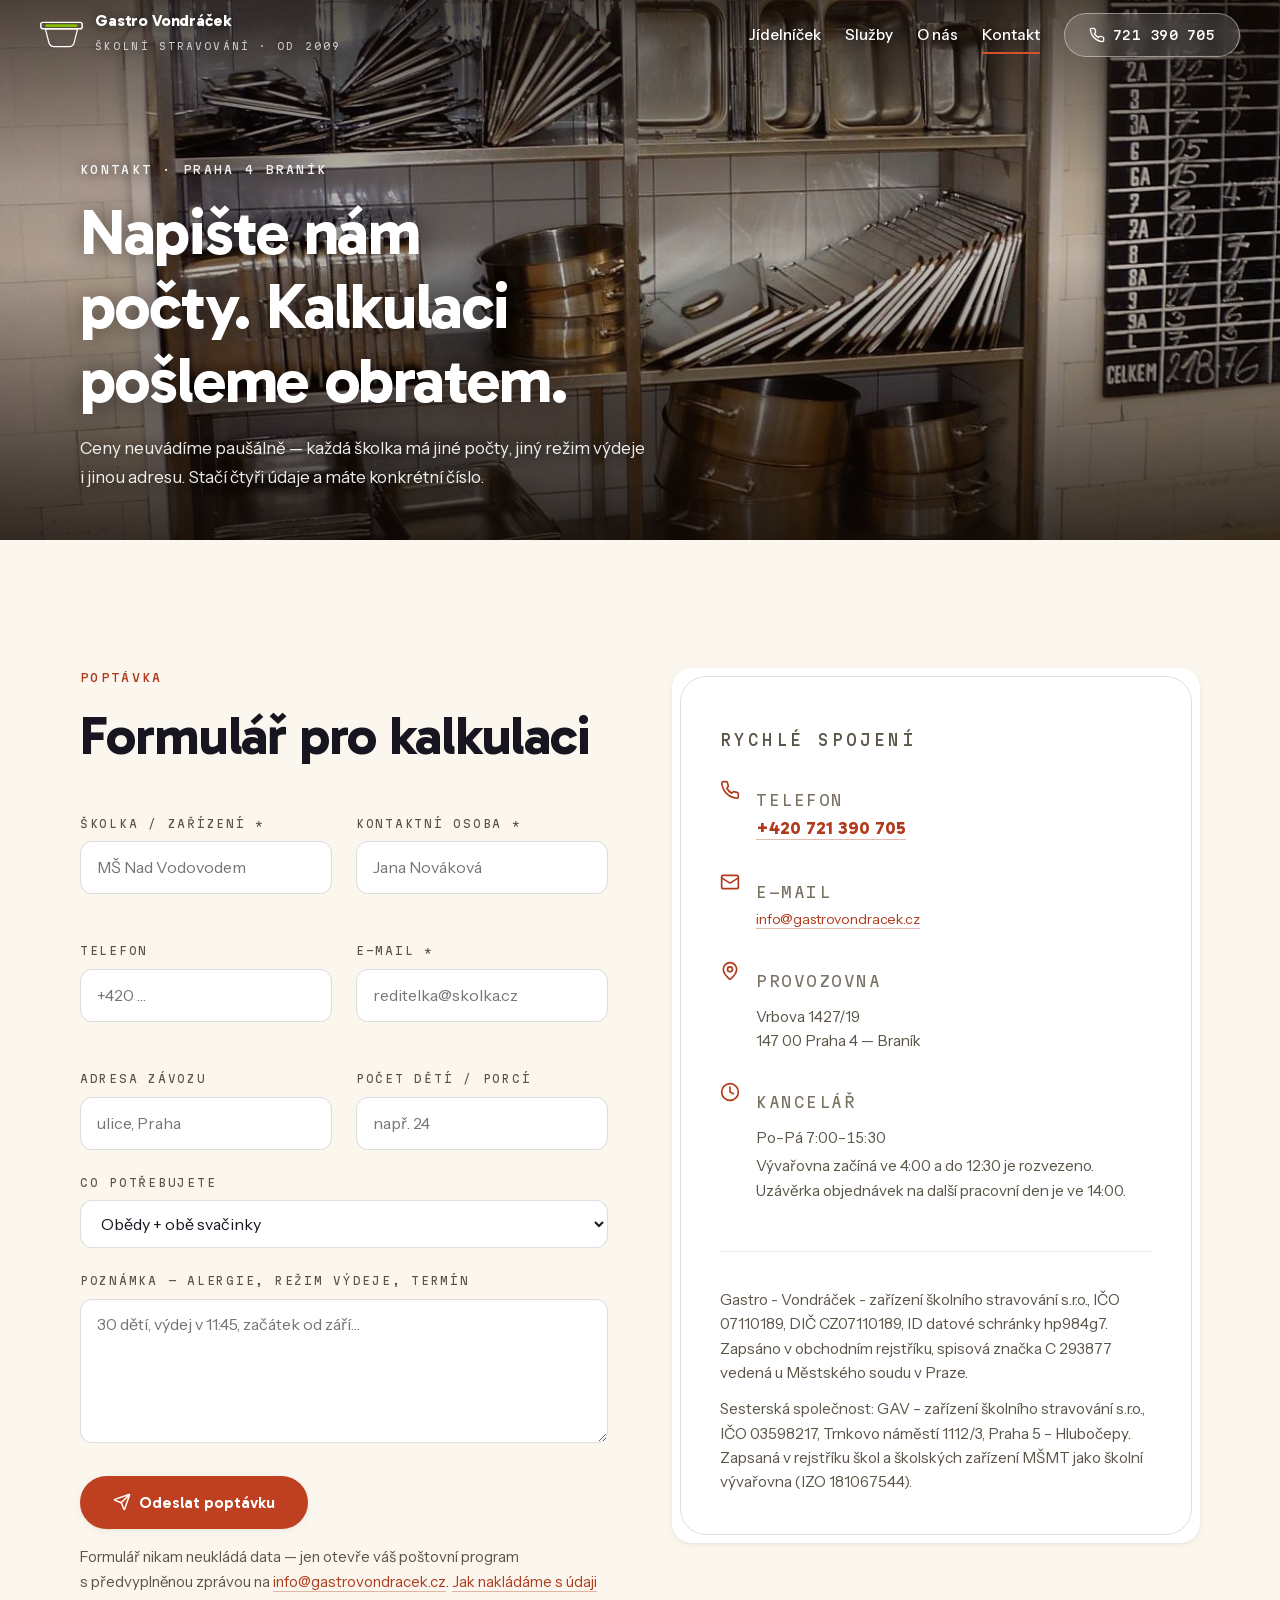
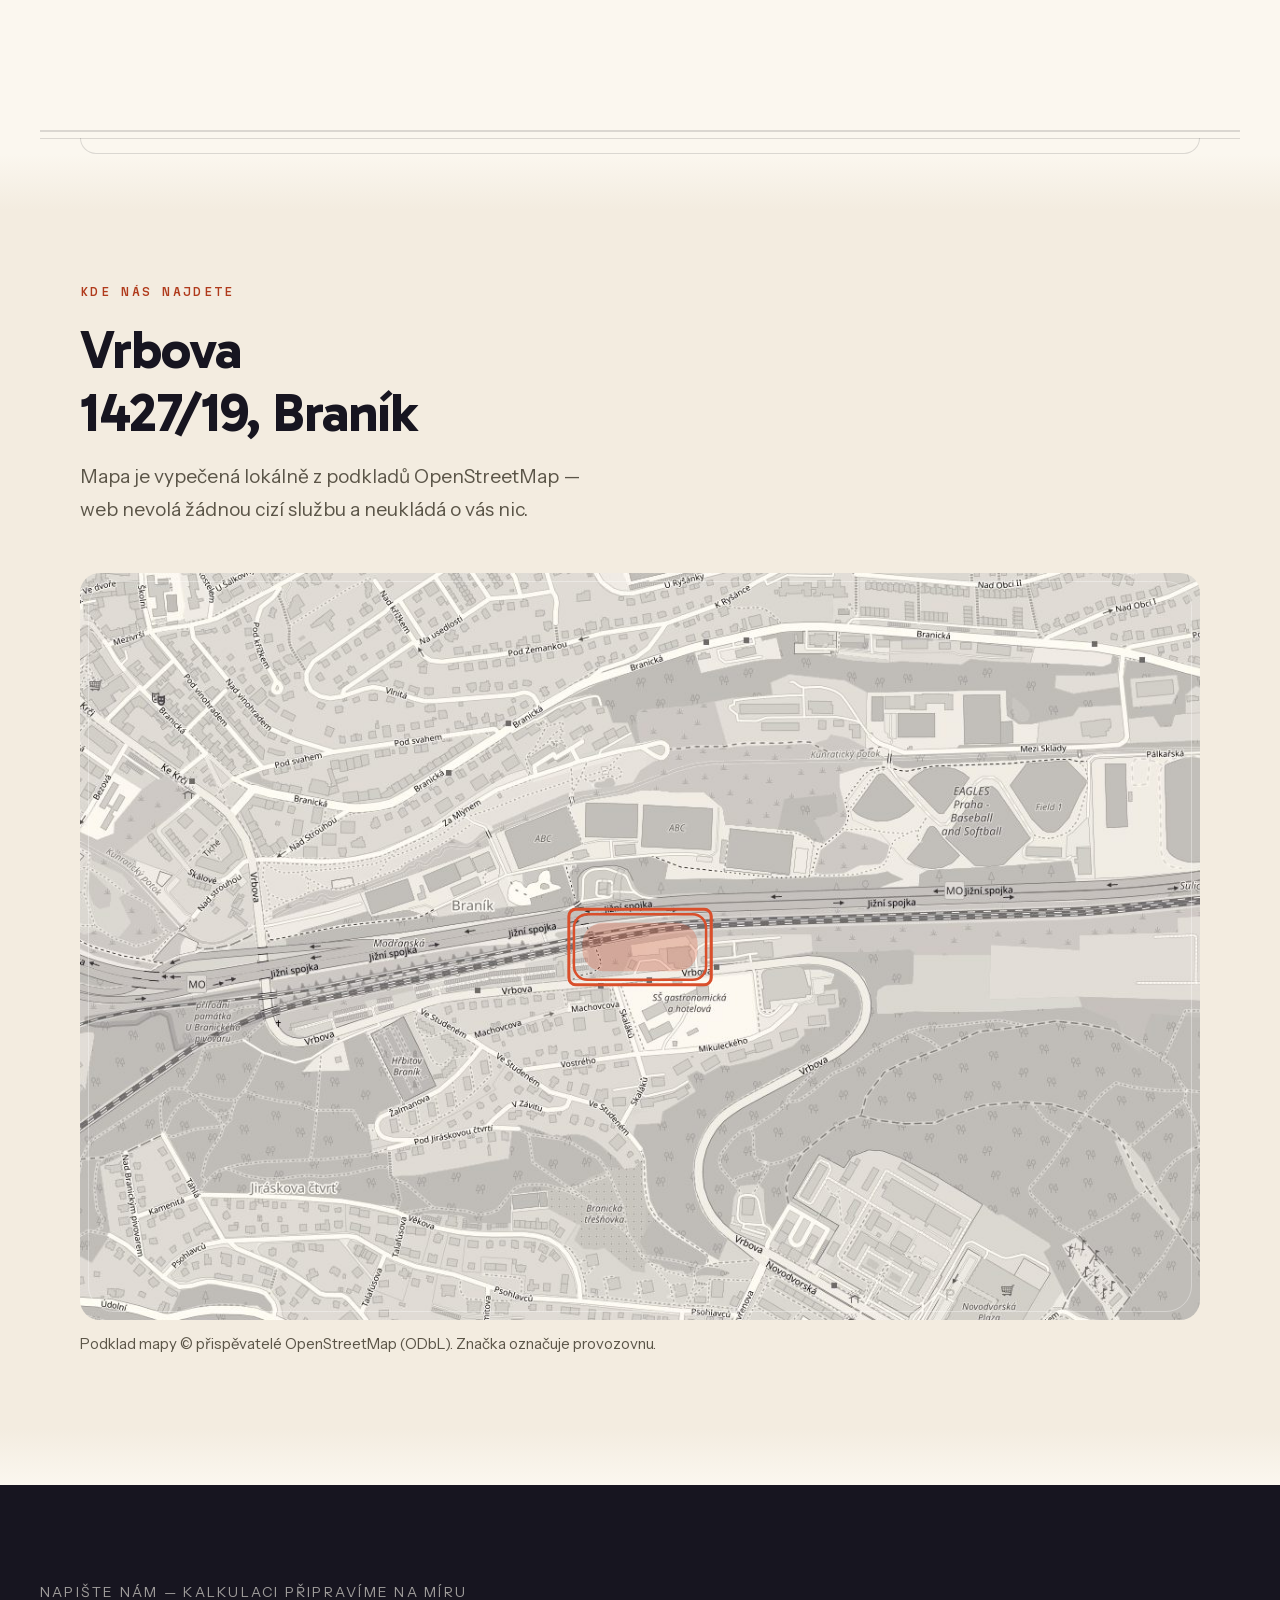
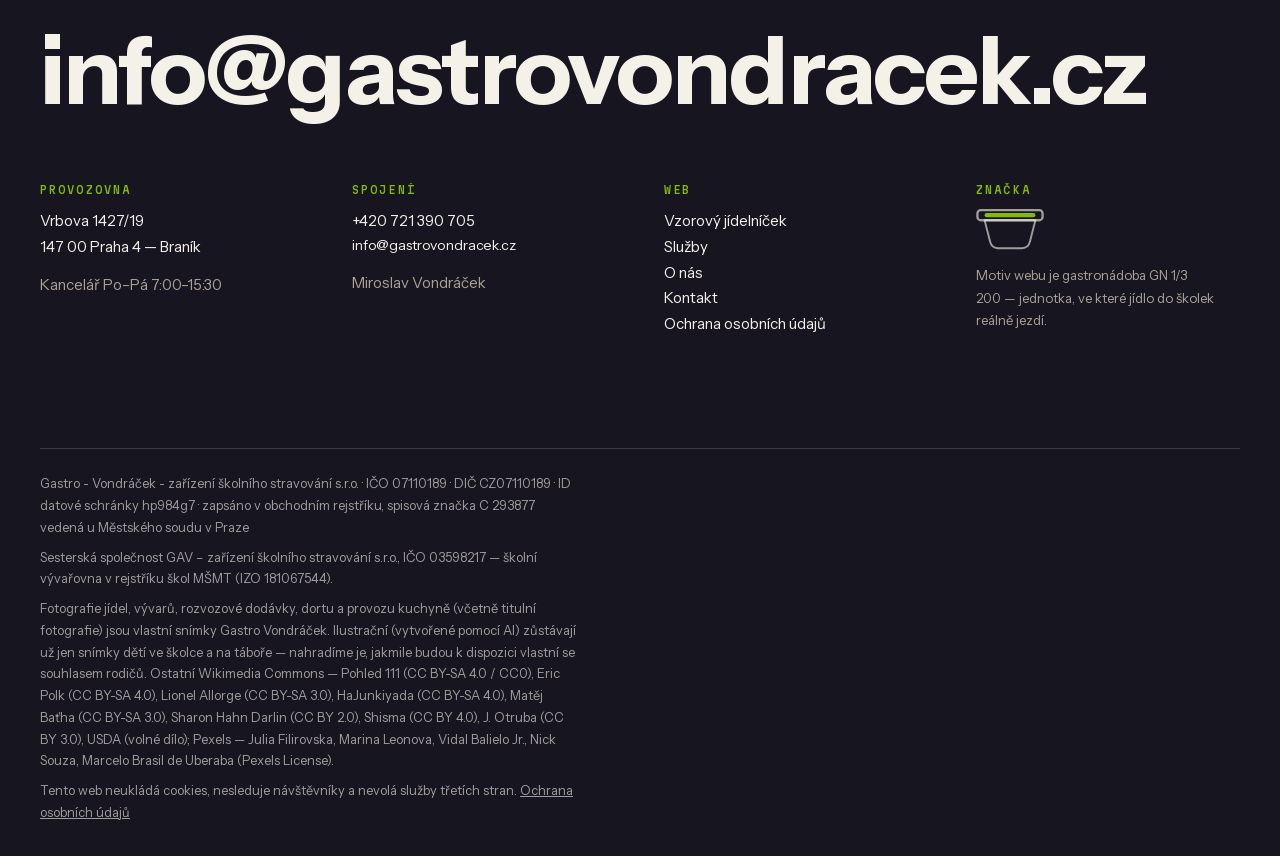
<file: kontakt/index.html>
<!DOCTYPE html><html lang="cs" class="__variable_5a063b __variable_1ca8cb __variable_a784e9"><head><meta charSet="utf-8"/><meta name="viewport" content="width=device-width, initial-scale=1"/><link rel="preload" href="/_next/static/media/7d28de41f17e98f2-s.p.woff2" as="font" crossorigin="" type="font/woff2"/><link rel="preload" href="/_next/static/media/adb45196eddef626-s.p.woff2" as="font" crossorigin="" type="font/woff2"/><link rel="preload" href="/_next/static/media/ef87c177b26f69d3-s.p.woff2" as="font" crossorigin="" type="font/woff2"/><link rel="preload" as="image" href="/images/gastronadoby-2.jpg" fetchPriority="high"/><link rel="stylesheet" href="/_next/static/css/4a85f35416aa029e.css" data-precedence="next"/><link rel="preload" as="script" fetchPriority="low" href="/_next/static/chunks/webpack-882cfb55e115d433.js"/><script src="/_next/static/chunks/4bd1b696-dc81b35135595d90.js" async=""></script><script src="/_next/static/chunks/517-8e63033d2a03298e.js" async=""></script><script src="/_next/static/chunks/main-app-4ff18049c15e16bc.js" async=""></script><script src="/_next/static/chunks/app/layout-fd6f10f5c45244dc.js" async=""></script><script src="/_next/static/chunks/896-933556f303015ce8.js" async=""></script><script src="/_next/static/chunks/301-415e531b064263c8.js" async=""></script><script src="/_next/static/chunks/app/kontakt/page-41f3d96164ebc1a2.js" async=""></script><meta name="next-size-adjust" content=""/><title>Kontakt a poptávka | Gastro Vondráček, Praha 4 Braník</title><meta name="description" content="Vrbova 1427/19, Praha 4 Braník. Telefon 721 390 705, info@gastrovondracek.cz, kancelář Po–Pá 7:00–15:30. Napište nám počty dětí a místo závozu — připravíme kalkulaci."/><meta name="author" content="Gastro - Vondráček - zařízení školního stravování s.r.o."/><meta name="keywords" content="obědy do školky,stravování mateřské školy Praha,rozvoz obědů školky,příměstské tábory strava"/><meta property="og:title" content="Gastro Vondráček — obědy a svačinky pro pražské školky"/><meta property="og:description" content="Od roku 2009 vaříme obědy a dvě svačinky pro mateřské školy. Tři menu denně, menu 3 vždy bezmasé, značené alergeny."/><meta property="og:locale" content="cs_CZ"/><meta property="og:type" content="website"/><meta name="twitter:card" content="summary"/><meta name="twitter:title" content="Gastro Vondráček — obědy a svačinky pro pražské školky"/><meta name="twitter:description" content="Od roku 2009 vaříme obědy a dvě svačinky pro mateřské školy. Tři menu denně, menu 3 vždy bezmasé, značené alergeny."/><script src="/_next/static/chunks/polyfills-42372ed130431b0a.js" noModule=""></script></head><body><script type="application/ld+json">{"@context":"https://schema.org","@type":"FoodEstablishment","additionalType":"https://schema.org/LocalBusiness","name":"Gastro Vondráček","legalName":"Gastro - Vondráček - zařízení školního stravování s.r.o.","description":"Výroba, rozvoz a distribuce pokrmů do mateřských škol a školských zařízení, příměstské tábory a catering. Praha 4 Braník, od roku 2009.","foundingDate":"2009","servesCuisine":"Česká kuchyně pro dětské strávníky","telephone":"+420721390705","email":"info@gastrovondracek.cz","vatID":"CZ07110189","taxID":"07110189","address":{"@type":"PostalAddress","streetAddress":"Vrbova 1427/19","addressLocality":"Praha","postalCode":"147 00","addressCountry":"CZ"},"geo":{"@type":"GeoCoordinates","latitude":50.0321633,"longitude":14.4249308},"areaServed":{"@type":"City","name":"Praha"},"openingHoursSpecification":[{"@type":"OpeningHoursSpecification","dayOfWeek":["Monday","Tuesday","Wednesday","Thursday","Friday"],"opens":"07:00","closes":"15:30"}],"founder":{"@type":"Person","name":"Miroslav Vondráček"}}</script><a href="#obsah" class="znak-preskoc">Přeskočit na obsah</a><header class="hlavicka hlavicka--pruhledna" style="position:fixed;top:0;left:0;right:0;z-index:var(--z-nav, 50);transform:translateY(0);transition:transform 300ms var(--ease-panel, cubic-bezier(0.32, 0.72, 0, 1));will-change:transform"><div class="hlavicka-obal"><a class="znacka" style="color:#fff" href="/"><svg viewBox="0 0 320 208" width="43" height="28" fill="none" aria-hidden="true" focusable="false" style="display:block;flex:0 0 auto"><path d="M 40 58 L 280 58 L 254 160 Q 246 190 218 190 L 102 190 Q 74 190 66 160 Z" stroke="currentColor" stroke-width="9" stroke-linejoin="round"></path><rect x="6" y="10" width="308" height="48" rx="16" stroke="currentColor" stroke-width="11"></rect><rect x="40" y="24" width="240" height="20" rx="10" fill="#84bd00"></rect></svg><span><span class="znacka-text" style="display:block">Gastro Vondráček</span><span class="znacka-pod">Školní stravování · od 2009</span></span></a><nav class="menu" aria-label="Hlavní navigace" style="color:#fff"><a href="/jidelnicek/">Jídelníček</a><a href="/sluzby/">Služby</a><a href="/o-nas/">O nás</a><a aria-current="page" href="/kontakt/">Kontakt</a><a class="btn btn--svetly" href="tel:+420721390705" style="min-height:44px;padding:var(--sp-2) var(--sp-5);font-size:0.92rem"><svg xmlns="http://www.w3.org/2000/svg" width="16" height="16" viewBox="0 0 24 24" fill="none" stroke="currentColor" stroke-width="2" stroke-linecap="round" stroke-linejoin="round" class="lucide lucide-phone" aria-hidden="true"><path d="M22 16.92v3a2 2 0 0 1-2.18 2 19.79 19.79 0 0 1-8.63-3.07 19.5 19.5 0 0 1-6-6 19.79 19.79 0 0 1-3.07-8.67A2 2 0 0 1 4.11 2h3a2 2 0 0 1 2 1.72 12.84 12.84 0 0 0 .7 2.81 2 2 0 0 1-.45 2.11L8.09 9.91a16 16 0 0 0 6 6l1.27-1.27a2 2 0 0 1 2.11-.45 12.84 12.84 0 0 0 2.81.7A2 2 0 0 1 22 16.92z"></path></svg><span class="mono" style="font-size:0.82rem;letter-spacing:0.02em">721 390 705</span></a></nav><button class="hamburger" aria-expanded="false" aria-controls="mobil-menu" style="color:#fff"><svg xmlns="http://www.w3.org/2000/svg" width="18" height="18" viewBox="0 0 24 24" fill="none" stroke="currentColor" stroke-width="2" stroke-linecap="round" stroke-linejoin="round" class="lucide lucide-menu" aria-hidden="true"><line x1="4" x2="20" y1="12" y2="12"></line><line x1="4" x2="20" y1="6" y2="6"></line><line x1="4" x2="20" y1="18" y2="18"></line></svg><span style="font-size:0.9rem">Menu</span></button></div></header><header class="podhero"><img src="/images/gastronadoby-2.jpg" alt="Vyskládané gastronádoby a nádobí v regálu provozovny" width="1400" height="933" fetchPriority="high" loading="eager" decoding="async"/><div class="podhero-scrim"></div><div class="podhero-obsah"><p class="eyebrow eyebrow--svetlo">Kontakt · Praha 4 Braník</p><h1 style="margin-top:var(--sp-4)">Napište nám počty. Kalkulaci pošleme obratem.</h1><p style="margin-top:var(--sp-4);font-size:1.06rem">Ceny neuvádíme paušálně — každá školka má jiné počty, jiný režim výdeje i jinou adresu. Stačí čtyři údaje a máte konkrétní číslo.</p></div></header><main id="obsah"><section class="sekce"><div class="obal split" style="align-items:start"><div><p class="eyebrow">Poptávka</p><h2 class="h-sekce" style="margin-top:var(--sp-4);max-width:18ch">Formulář pro kalkulaci</h2><div style="margin-top:var(--sp-7)"><form><div style="display:grid;grid-template-columns:repeat(auto-fit, minmax(240px, 1fr));gap:var(--sp-5)"><label class="pole"><span>Školka / zařízení *</span><input required="" autoComplete="organization" placeholder="MŠ Nad Vodovodem" name="zarizeni"/></label><label class="pole"><span>Kontaktní osoba *</span><input required="" autoComplete="name" placeholder="Jana Nováková" name="jmeno"/></label><label class="pole"><span>Telefon</span><input type="tel" autoComplete="tel" placeholder="+420 …" name="telefon"/></label><label class="pole"><span>E-mail *</span><input type="email" required="" autoComplete="email" placeholder="reditelka@skolka.cz" name="email"/></label><label class="pole"><span>Adresa závozu</span><input placeholder="ulice, Praha" name="adresa"/></label><label class="pole"><span>Počet dětí / porcí</span><input inputMode="numeric" placeholder="např. 24" name="pocty"/></label></div><label class="pole"><span>Co potřebujete</span><select name="rozsah"><option selected="">Obědy + obě svačinky</option><option>Jen obědy</option><option>Jen svačinky</option><option>Příměstský tábor</option><option>Raut nebo dětská oslava</option></select></label><label class="pole"><span>Poznámka — alergie, režim výdeje, termín</span><textarea name="zprava" placeholder="30 dětí, výdej v 11:45, začátek od září…"></textarea></label><label class="med" aria-hidden="true">Nevyplňujte<input tabindex="-1" autoComplete="off" name="web"/></label><button class="btn btn--hlavni" type="submit"><svg xmlns="http://www.w3.org/2000/svg" width="18" height="18" viewBox="0 0 24 24" fill="none" stroke="currentColor" stroke-width="2" stroke-linecap="round" stroke-linejoin="round" class="lucide lucide-send" aria-hidden="true"><path d="M14.536 21.686a.5.5 0 0 0 .937-.024l6.5-19a.496.496 0 0 0-.635-.635l-19 6.5a.5.5 0 0 0-.024.937l7.93 3.18a2 2 0 0 1 1.112 1.11z"></path><path d="m21.854 2.147-10.94 10.939"></path></svg>Odeslat poptávku</button><p class="mala" style="margin-top:var(--sp-4);max-width:58ch" aria-live="polite">Formulář nikam neukládá data — jen otevře váš poštovní program s předvyplněnou zprávou na <a class="odkaz-text" href="mailto:info@gastrovondracek.cz">info@gastrovondracek.cz</a>. <a class="odkaz-text" href="/gdpr/">Jak nakládáme s údaji</a></p></form></div></div><div class="gn-ram karta" style="padding:var(--sp-7)"><p class="eyebrow">Rychlé spojení</p><ul style="list-style:none;padding:0;margin:var(--sp-5) 0 0;display:grid;gap:var(--sp-5)"><li style="display:grid;grid-template-columns:auto minmax(0,1fr);gap:var(--sp-4);align-items:start"><svg xmlns="http://www.w3.org/2000/svg" width="20" height="20" viewBox="0 0 24 24" fill="none" stroke="currentColor" stroke-width="2" stroke-linecap="round" stroke-linejoin="round" class="lucide lucide-phone" aria-hidden="true" style="color:var(--tomato-text);margin-top:4px"><path d="M22 16.92v3a2 2 0 0 1-2.18 2 19.79 19.79 0 0 1-8.63-3.07 19.5 19.5 0 0 1-6-6 19.79 19.79 0 0 1-3.07-8.67A2 2 0 0 1 4.11 2h3a2 2 0 0 1 2 1.72 12.84 12.84 0 0 0 .7 2.81 2 2 0 0 1-.45 2.11L8.09 9.91a16 16 0 0 0 6 6l1.27-1.27a2 2 0 0 1 2.11-.45 12.84 12.84 0 0 0 2.81.7A2 2 0 0 1 22 16.92z"></path></svg><div><p class="mono" style="color:var(--muted-2);text-transform:uppercase">Telefon</p><a class="odkaz-text" href="tel:+420721390705" style="font-size:1.14rem;font-family:var(--ff-display);font-weight:700">+420 721 390 705</a></div></li><li style="display:grid;grid-template-columns:auto minmax(0,1fr);gap:var(--sp-4);align-items:start"><svg xmlns="http://www.w3.org/2000/svg" width="20" height="20" viewBox="0 0 24 24" fill="none" stroke="currentColor" stroke-width="2" stroke-linecap="round" stroke-linejoin="round" class="lucide lucide-mail" aria-hidden="true" style="color:var(--tomato-text);margin-top:4px"><rect width="20" height="16" x="2" y="4" rx="2"></rect><path d="m22 7-8.97 5.7a1.94 1.94 0 0 1-2.06 0L2 7"></path></svg><div><p class="mono" style="color:var(--muted-2);text-transform:uppercase">E-mail</p><a class="odkaz-text email-radek" href="mailto:info@gastrovondracek.cz">info@gastrovondracek.cz</a></div></li><li style="display:grid;grid-template-columns:auto minmax(0,1fr);gap:var(--sp-4);align-items:start"><svg xmlns="http://www.w3.org/2000/svg" width="20" height="20" viewBox="0 0 24 24" fill="none" stroke="currentColor" stroke-width="2" stroke-linecap="round" stroke-linejoin="round" class="lucide lucide-map-pin" aria-hidden="true" style="color:var(--tomato-text);margin-top:4px"><path d="M20 10c0 4.993-5.539 10.193-7.399 11.799a1 1 0 0 1-1.202 0C9.539 20.193 4 14.993 4 10a8 8 0 0 1 16 0"></path><circle cx="12" cy="10" r="3"></circle></svg><div><p class="mono" style="color:var(--muted-2);text-transform:uppercase">Provozovna</p><p>Vrbova 1427/19<br/>147 00<!-- --> <!-- -->Praha 4 — Braník</p></div></li><li style="display:grid;grid-template-columns:auto minmax(0,1fr);gap:var(--sp-4);align-items:start"><svg xmlns="http://www.w3.org/2000/svg" width="20" height="20" viewBox="0 0 24 24" fill="none" stroke="currentColor" stroke-width="2" stroke-linecap="round" stroke-linejoin="round" class="lucide lucide-clock" aria-hidden="true" style="color:var(--tomato-text);margin-top:4px"><circle cx="12" cy="12" r="10"></circle><polyline points="12 6 12 12 16 14"></polyline></svg><div><p class="mono" style="color:var(--muted-2);text-transform:uppercase">Kancelář</p><p class="tnum">Po–Pá 7:00–15:30</p><p class="mala" style="margin-top:var(--sp-1)">Vývařovna začíná ve 4:00 a do 12:30 je rozvezeno. Uzávěrka objednávek na další pracovní den je ve 14:00.</p></div></li></ul><div style="margin-top:var(--sp-7);padding-top:var(--sp-5);border-top:1px solid var(--line-soft)"><p class="mala">Gastro - Vondráček - zařízení školního stravování s.r.o., IČO 07110189, DIČ CZ07110189, ID datové schránky hp984g7. Zapsáno v obchodním rejstříku, spisová značka C 293877 vedená u Městského soudu v Praze.</p><p class="mala" style="margin-top:var(--sp-3)">Sesterská společnost: GAV – zařízení školního stravování s.r.o., IČO 03598217, Trnkovo náměstí 1112/3, Praha 5 – Hlubočepy. Zapsaná v rejstříku škol a školských zařízení MŠMT jako školní vývařovna (IZO 181067544).</p></div></div></div></section><div class="obal-siroky"><div class="sev-gn" aria-hidden="true"><i></i></div></div><section class="sekce sekce--krem" aria-labelledby="mapa-h"><div class="obal"><div style="max-width:46ch"><p class="eyebrow">Kde nás najdete</p><h2 class="h-sekce" id="mapa-h" style="margin-top:var(--sp-4)">Vrbova 1427/19, Braník</h2><p class="perex" style="margin-top:var(--sp-4)">Mapa je vypečená lokálně z podkladů OpenStreetMap — web nevolá žádnou cizí službu a neukládá o vás nic.</p></div><figure class="gn-foto" style="margin-top:var(--sp-7);aspect-ratio:3 / 2;position:relative"><img src="/images/mapa-branik.jpg" alt="Mapa okolí provozovny ve Vrbově ulici v pražském Braníku" width="1200" height="800" loading="lazy" decoding="async"/><div aria-hidden="true" style="position:absolute;left:50.04%;top:50.06%;transform:translate(-50%, -50%);width:13%"><svg viewBox="0 0 325 176" width="100%" style="display:block;height:auto" fill="none" aria-hidden="true" focusable="false"><rect x="34" y="34" width="257" height="108" rx="46" fill="var(--tomato)" opacity="0.28"></rect><rect x="3.5" y="3.5" width="318" height="169" rx="16" stroke="var(--tomato)" stroke-width="7"></rect><rect x="15" y="15" width="295" height="146" rx="30" stroke="var(--tomato)" stroke-width="5.6000000000000005"></rect></svg></div></figure><figcaption class="mala" style="margin-top:var(--sp-3)">Podklad mapy © přispěvatelé OpenStreetMap (ODbL). Značka označuje provozovnu.</figcaption></div></section></main><footer class="paticka" style="position:relative;background:var(--paticka-bg, var(--noc, #101114));color:var(--paticka-text, #f2f0ea);padding:var(--sp-9, 96px) var(--gutter, 24px) var(--sp-6, 32px)"><div style="max-width:var(--container, 1200px);margin:0 auto"><p style="font-size:var(--fs-sm, 14px);letter-spacing:var(--tracking-wide, 0.16em);text-transform:uppercase;color:var(--paticka-muted, rgba(242,240,234,0.6));margin-bottom:var(--sp-4, 16px)">Napište nám — kalkulaci připravíme na míru</p><a href="mailto:info@gastrovondracek.cz?subject=Popt%C3%A1vka%20stravov%C3%A1n%C3%AD%20%E2%80%94%20%C5%A1kolka" style="display:block;font-size:clamp(1.5rem, calc((100vw - 2 * var(--gutter, 24px)) / 12.65), 7rem);line-height:1.04;letter-spacing:var(--tracking-tight, -0.02em);font-weight:700;text-decoration:none;white-space:nowrap;max-width:100%">info@gastrovondracek.cz</a><div style="margin-top:var(--sp-8, 64px);display:flex;flex-wrap:wrap;gap:var(--sp-7, 48px);justify-content:space-between;align-items:flex-end"><div style="display:grid;grid-template-columns:repeat(auto-fit, minmax(200px, 1fr));gap:var(--sp-7);width:100%"><div class="paticka-sloupec"><h4>Provozovna</h4><p>Vrbova 1427/19<br/>147 00<!-- --> <!-- -->Praha 4 — Braník</p><p style="margin-top:var(--sp-3);color:var(--noc-muted)">Kancelář <!-- -->Po–Pá 7:00–15:30</p></div><div class="paticka-sloupec"><h4>Spojení</h4><a href="tel:+420721390705">+420 721 390 705</a><a class="email-radek" href="mailto:info@gastrovondracek.cz">info@gastrovondracek.cz</a><p style="margin-top:var(--sp-3);color:var(--noc-muted)">Miroslav Vondráček</p></div><div class="paticka-sloupec"><h4>Web</h4><a href="/jidelnicek/">Vzorový jídelníček</a><a href="/sluzby/">Služby</a><a href="/o-nas/">O nás</a><a href="/kontakt/">Kontakt</a><a href="/gdpr/">Ochrana osobních údajů</a></div><div class="paticka-sloupec"><h4>Značka</h4><svg viewBox="0 0 320 208" width="68" height="44" fill="none" aria-hidden="true" focusable="false" style="display:block;flex:0 0 auto"><path d="M 40 58 L 280 58 L 254 160 Q 246 190 218 190 L 102 190 Q 74 190 66 160 Z" stroke="rgba(244,241,232,0.62)" stroke-width="9" stroke-linejoin="round"></path><rect x="6" y="10" width="308" height="48" rx="16" stroke="rgba(244,241,232,0.62)" stroke-width="11"></rect><rect x="40" y="24" width="240" height="20" rx="10" fill="var(--green)"></rect></svg><p style="margin-top:var(--sp-3);color:var(--noc-muted);font-size:0.82rem">Motiv webu je gastronádoba GN 1/3 200 — jednotka, ve které jídlo do školek reálně jezdí.</p></div></div><div class="paticka-tiraz" style="width:100%"><p>Gastro - Vondráček - zařízení školního stravování s.r.o.<!-- --> · IČO <!-- -->07110189<!-- --> · DIČ <!-- -->CZ07110189<!-- --> · ID datové schránky <!-- -->hp984g7<!-- --> · <!-- -->zapsáno v obchodním rejstříku, spisová značka C 293877 vedená u Městského soudu v Praze</p><p style="margin-top:var(--sp-2)">Sesterská společnost GAV – zařízení školního stravování s.r.o., IČO 03598217 — školní vývařovna v rejstříku škol MŠMT (IZO 181067544).</p><p style="margin-top:var(--sp-2)">Fotografie jídel, vývarů, rozvozové dodávky, dortu a provozu kuchyně (včetně titulní fotografie) jsou vlastní snímky Gastro Vondráček. Ilustrační (vytvořené pomocí AI) zůstávají už jen snímky dětí ve školce a na táboře — nahradíme je, jakmile budou k dispozici vlastní se souhlasem rodičů. Ostatní Wikimedia Commons — Pohled 111 (CC BY-SA 4.0 / CC0), Eric Polk (CC BY-SA 4.0), Lionel Allorge (CC BY-SA 3.0), HaJunkiyada (CC BY-SA 4.0), Matěj Baťha (CC BY-SA 3.0), Sharon Hahn Darlin (CC BY 2.0), Shisma (CC BY 4.0), J. Otruba (CC BY 3.0), USDA (volné dílo); Pexels — Julia Filirovska, Marina Leonova, Vidal Balielo Jr., Nick Souza, Marcelo Brasil de Uberaba (Pexels License).</p><p style="margin-top:var(--sp-2)">Tento web neukládá cookies, nesleduje návštěvníky a nevolá služby třetích stran.<!-- --> <a href="/gdpr/">Ochrana osobních údajů</a></p></div></div></div></footer><script src="/_next/static/chunks/webpack-882cfb55e115d433.js" async=""></script><script>(self.__next_f=self.__next_f||[]).push([0])</script><script>self.__next_f.push([1,"1:\"$Sreact.fragment\"\n3:I[651,[\"177\",\"static/chunks/app/layout-fd6f10f5c45244dc.js\"],\"default\"]\n4:I[9712,[\"177\",\"static/chunks/app/layout-fd6f10f5c45244dc.js\"],\"default\"]\n5:I[5244,[],\"\"]\n6:I[3866,[],\"\"]\n7:I[1301,[\"896\",\"static/chunks/896-933556f303015ce8.js\",\"301\",\"static/chunks/301-415e531b064263c8.js\",\"937\",\"static/chunks/app/kontakt/page-41f3d96164ebc1a2.js\"],\"default\"]\n8:I[602,[\"896\",\"static/chunks/896-933556f303015ce8.js\",\"301\",\"static/chunks/301-415e531b064263c8.js\",\"937\",\"static/chunks/app/kontakt/page-41f3d96164ebc1a2.js\"],\"default\"]\n9:I[8173,[\"896\",\"static/chunks/896-933556f303015ce8.js\",\"301\",\"static/chunks/301-415e531b064263c8.js\",\"937\",\"static/chunks/app/kontakt/page-41f3d96164ebc1a2.js\"],\"\"]\na:I[6213,[],\"OutletBoundary\"]\nc:I[6213,[],\"MetadataBoundary\"]\ne:I[6213,[],\"ViewportBoundary\"]\n10:I[4835,[],\"\"]\n:HL[\"/_next/static/media/7d28de41f17e98f2-s.p.woff2\",\"font\",{\"crossOrigin\":\"\",\"type\":\"font/woff2\"}]\n:HL[\"/_next/static/media/adb45196eddef626-s.p.woff2\",\"font\",{\"crossOrigin\":\"\",\"type\":\"font/woff2\"}]\n:HL[\"/_next/static/media/ef87c177b26f69d3-s.p.woff2\",\"font\",{\"crossOrigin\":\"\",\"type\":\"font/woff2\"}]\n:HL[\"/_next/static/css/4a85f35416aa029e.css\",\"style\"]\n2:T424,{\"@context\":\"https://schema.org\",\"@type\":\"FoodEstablishment\",\"additionalType\":\"https://schema.org/LocalBusiness\",\"name\":\"Gastro Vondráček\",\"legalName\":\"Gastro - Vondráček - zařízení školního stravování s.r.o.\",\"description\":\"Výroba, rozvoz a distribuce pokrmů do mateřských škol a školských zařízení, příměstské tábory a catering. Praha 4 Braník, od roku 2009.\",\"foundingDate\":\"2009\",\"servesCuisine\":\"Česká kuchyně pro dětské strávníky\",\"telephone\":\"+420721390705\",\"email\":\"info@gastrovondracek.cz\",\"vatID\":\"CZ07110189\",\"taxID\":\"07110189\",\"address\":{\"@type\":\"PostalAddress\",\"streetAddress\":\"Vrbova 1427/19\",\"addressLocality\":\"Praha\",\"postalCode\":\"147 00\",\"addressCountry\":\"CZ\"},\"geo\":{\"@type\":\"GeoCoordinates\",\"latitude\":50.0321633,\"longitude\":14.4249308},\"areaServed\":{\"@type\":\"City\",\"name\":\"Praha\"},\"openingHoursSpecification\":"])</script><script>self.__next_f.push([1,"[{\"@type\":\"OpeningHoursSpecification\",\"dayOfWeek\":[\"Monday\",\"Tuesday\",\"Wednesday\",\"Thursday\",\"Friday\"],\"opens\":\"07:00\",\"closes\":\"15:30\"}],\"founder\":{\"@type\":\"Person\",\"name\":\"Miroslav Vondráček\"}}"])</script><script>self.__next_f.push([1,"0:{\"P\":null,\"b\":\"14ont_6-xexrK0aLjN0W8\",\"p\":\"\",\"c\":[\"\",\"kontakt\",\"\"],\"i\":false,\"f\":[[[\"\",{\"children\":[\"kontakt\",{\"children\":[\"__PAGE__\",{}]}]},\"$undefined\",\"$undefined\",true],[\"\",[\"$\",\"$1\",\"c\",{\"children\":[[[\"$\",\"link\",\"0\",{\"rel\":\"stylesheet\",\"href\":\"/_next/static/css/4a85f35416aa029e.css\",\"precedence\":\"next\",\"crossOrigin\":\"$undefined\",\"nonce\":\"$undefined\"}]],[\"$\",\"html\",null,{\"lang\":\"cs\",\"className\":\"__variable_5a063b __variable_1ca8cb __variable_a784e9\",\"children\":[\"$\",\"body\",null,{\"children\":[[\"$\",\"script\",null,{\"type\":\"application/ld+json\",\"dangerouslySetInnerHTML\":{\"__html\":\"$2\"}}],[\"$\",\"$L3\",null,{}],[\"$\",\"a\",null,{\"href\":\"#obsah\",\"className\":\"znak-preskoc\",\"children\":\"Přeskočit na obsah\"}],[\"$\",\"$L4\",null,{\"children\":[\"$\",\"$L5\",null,{\"parallelRouterKey\":\"children\",\"segmentPath\":[\"children\"],\"error\":\"$undefined\",\"errorStyles\":\"$undefined\",\"errorScripts\":\"$undefined\",\"template\":[\"$\",\"$L6\",null,{}],\"templateStyles\":\"$undefined\",\"templateScripts\":\"$undefined\",\"notFound\":[[],[[\"$\",\"title\",null,{\"children\":\"404: This page could not be found.\"}],[\"$\",\"div\",null,{\"style\":{\"fontFamily\":\"system-ui,\\\"Segoe UI\\\",Roboto,Helvetica,Arial,sans-serif,\\\"Apple Color Emoji\\\",\\\"Segoe UI Emoji\\\"\",\"height\":\"100vh\",\"textAlign\":\"center\",\"display\":\"flex\",\"flexDirection\":\"column\",\"alignItems\":\"center\",\"justifyContent\":\"center\"},\"children\":[\"$\",\"div\",null,{\"children\":[[\"$\",\"style\",null,{\"dangerouslySetInnerHTML\":{\"__html\":\"body{color:#000;background:#fff;margin:0}.next-error-h1{border-right:1px solid rgba(0,0,0,.3)}@media (prefers-color-scheme:dark){body{color:#fff;background:#000}.next-error-h1{border-right:1px solid rgba(255,255,255,.3)}}\"}}],[\"$\",\"h1\",null,{\"className\":\"next-error-h1\",\"style\":{\"display\":\"inline-block\",\"margin\":\"0 20px 0 0\",\"padding\":\"0 23px 0 0\",\"fontSize\":24,\"fontWeight\":500,\"verticalAlign\":\"top\",\"lineHeight\":\"49px\"},\"children\":404}],[\"$\",\"div\",null,{\"style\":{\"display\":\"inline-block\"},\"children\":[\"$\",\"h2\",null,{\"style\":{\"fontSize\":14,\"fontWeight\":400,\"lineHeight\":\"49px\",\"margin\":0},\"children\":\"This page could not be found.\"}]}]]}]}]]],\"forbidden\":\"$undefined\",\"unauthorized\":\"$undefined\"}]}]]}]}]]}],{\"children\":[\"kontakt\",[\"$\",\"$1\",\"c\",{\"children\":[null,[\"$\",\"$L5\",null,{\"parallelRouterKey\":\"children\",\"segmentPath\":[\"children\",\"kontakt\",\"children\"],\"error\":\"$undefined\",\"errorStyles\":\"$undefined\",\"errorScripts\":\"$undefined\",\"template\":[\"$\",\"$L6\",null,{}],\"templateStyles\":\"$undefined\",\"templateScripts\":\"$undefined\",\"notFound\":\"$undefined\",\"forbidden\":\"$undefined\",\"unauthorized\":\"$undefined\"}]]}],{\"children\":[\"__PAGE__\",[\"$\",\"$1\",\"c\",{\"children\":[[[\"$\",\"$L7\",null,{\"pruhledna\":true,\"aktivni\":\"/kontakt/\"}],[\"$\",\"header\",null,{\"className\":\"podhero\",\"children\":[[\"$\",\"img\",null,{\"src\":\"/images/gastronadoby-2.jpg\",\"alt\":\"Vyskládané gastronádoby a nádobí v regálu provozovny\",\"width\":1400,\"height\":933,\"fetchPriority\":\"high\",\"loading\":\"eager\",\"decoding\":\"async\"}],[\"$\",\"div\",null,{\"className\":\"podhero-scrim\"}],[\"$\",\"div\",null,{\"className\":\"podhero-obsah\",\"children\":[[\"$\",\"p\",null,{\"className\":\"eyebrow eyebrow--svetlo\",\"children\":\"Kontakt · Praha 4 Braník\"}],[\"$\",\"h1\",null,{\"style\":{\"marginTop\":\"var(--sp-4)\"},\"children\":\"Napište nám počty. Kalkulaci pošleme obratem.\"}],[\"$\",\"p\",null,{\"style\":{\"marginTop\":\"var(--sp-4)\",\"fontSize\":\"1.06rem\"},\"children\":\"Ceny neuvádíme paušálně — každá školka má jiné počty, jiný režim výdeje i jinou adresu. Stačí čtyři údaje a máte konkrétní číslo.\"}]]}]]}],[\"$\",\"main\",null,{\"id\":\"obsah\",\"children\":[[\"$\",\"section\",null,{\"className\":\"sekce\",\"children\":[\"$\",\"div\",null,{\"className\":\"obal split\",\"style\":{\"alignItems\":\"start\"},\"children\":[[\"$\",\"div\",null,{\"children\":[[\"$\",\"p\",null,{\"className\":\"eyebrow\",\"children\":\"Poptávka\"}],[\"$\",\"h2\",null,{\"className\":\"h-sekce\",\"style\":{\"marginTop\":\"var(--sp-4)\",\"maxWidth\":\"18ch\"},\"children\":\"Formulář pro kalkulaci\"}],[\"$\",\"div\",null,{\"style\":{\"marginTop\":\"var(--sp-7)\"},\"children\":[\"$\",\"$L8\",null,{}]}]]}],[\"$\",\"div\",null,{\"className\":\"gn-ram karta\",\"style\":{\"padding\":\"var(--sp-7)\"},\"children\":[[\"$\",\"p\",null,{\"className\":\"eyebrow\",\"children\":\"Rychlé spojení\"}],[\"$\",\"ul\",null,{\"style\":{\"listStyle\":\"none\",\"padding\":0,\"margin\":\"var(--sp-5) 0 0\",\"display\":\"grid\",\"gap\":\"var(--sp-5)\"},\"children\":[[\"$\",\"li\",null,{\"style\":{\"display\":\"grid\",\"gridTemplateColumns\":\"auto minmax(0,1fr)\",\"gap\":\"var(--sp-4)\",\"alignItems\":\"start\"},\"children\":[[\"$\",\"svg\",null,{\"ref\":\"$undefined\",\"xmlns\":\"http://www.w3.org/2000/svg\",\"width\":20,\"height\":20,\"viewBox\":\"0 0 24 24\",\"fill\":\"none\",\"stroke\":\"currentColor\",\"strokeWidth\":2,\"strokeLinecap\":\"round\",\"strokeLinejoin\":\"round\",\"className\":\"lucide lucide-phone\",\"aria-hidden\":true,\"style\":{\"color\":\"var(--tomato-text)\",\"marginTop\":4},\"children\":[[\"$\",\"path\",\"foiqr5\",{\"d\":\"M22 16.92v3a2 2 0 0 1-2.18 2 19.79 19.79 0 0 1-8.63-3.07 19.5 19.5 0 0 1-6-6 19.79 19.79 0 0 1-3.07-8.67A2 2 0 0 1 4.11 2h3a2 2 0 0 1 2 1.72 12.84 12.84 0 0 0 .7 2.81 2 2 0 0 1-.45 2.11L8.09 9.91a16 16 0 0 0 6 6l1.27-1.27a2 2 0 0 1 2.11-.45 12.84 12.84 0 0 0 2.81.7A2 2 0 0 1 22 16.92z\"}],\"$undefined\"]}],[\"$\",\"div\",null,{\"children\":[[\"$\",\"p\",null,{\"className\":\"mono\",\"style\":{\"color\":\"var(--muted-2)\",\"textTransform\":\"uppercase\"},\"children\":\"Telefon\"}],[\"$\",\"a\",null,{\"className\":\"odkaz-text\",\"href\":\"tel:+420721390705\",\"style\":{\"fontSize\":\"1.14rem\",\"fontFamily\":\"var(--ff-display)\",\"fontWeight\":700},\"children\":\"+420 721 390 705\"}]]}]]}],[\"$\",\"li\",null,{\"style\":{\"display\":\"grid\",\"gridTemplateColumns\":\"auto minmax(0,1fr)\",\"gap\":\"var(--sp-4)\",\"alignItems\":\"start\"},\"children\":[[\"$\",\"svg\",null,{\"ref\":\"$undefined\",\"xmlns\":\"http://www.w3.org/2000/svg\",\"width\":20,\"height\":20,\"viewBox\":\"0 0 24 24\",\"fill\":\"none\",\"stroke\":\"currentColor\",\"strokeWidth\":2,\"strokeLinecap\":\"round\",\"strokeLinejoin\":\"round\",\"className\":\"lucide lucide-mail\",\"aria-hidden\":true,\"style\":{\"color\":\"var(--tomato-text)\",\"marginTop\":4},\"children\":[[\"$\",\"rect\",\"18n3k1\",{\"width\":\"20\",\"height\":\"16\",\"x\":\"2\",\"y\":\"4\",\"rx\":\"2\"}],[\"$\",\"path\",\"1ocrg3\",{\"d\":\"m22 7-8.97 5.7a1.94 1.94 0 0 1-2.06 0L2 7\"}],\"$undefined\"]}],[\"$\",\"div\",null,{\"children\":[[\"$\",\"p\",null,{\"className\":\"mono\",\"style\":{\"color\":\"var(--muted-2)\",\"textTransform\":\"uppercase\"},\"children\":\"E-mail\"}],[\"$\",\"a\",null,{\"className\":\"odkaz-text email-radek\",\"href\":\"mailto:info@gastrovondracek.cz\",\"children\":\"info@gastrovondracek.cz\"}]]}]]}],[\"$\",\"li\",null,{\"style\":{\"display\":\"grid\",\"gridTemplateColumns\":\"auto minmax(0,1fr)\",\"gap\":\"var(--sp-4)\",\"alignItems\":\"start\"},\"children\":[[\"$\",\"svg\",null,{\"ref\":\"$undefined\",\"xmlns\":\"http://www.w3.org/2000/svg\",\"width\":20,\"height\":20,\"viewBox\":\"0 0 24 24\",\"fill\":\"none\",\"stroke\":\"currentColor\",\"strokeWidth\":2,\"strokeLinecap\":\"round\",\"strokeLinejoin\":\"round\",\"className\":\"lucide lucide-map-pin\",\"aria-hidden\":true,\"style\":{\"color\":\"var(--tomato-text)\",\"marginTop\":4},\"children\":[[\"$\",\"path\",\"1r0f0z\",{\"d\":\"M20 10c0 4.993-5.539 10.193-7.399 11.799a1 1 0 0 1-1.202 0C9.539 20.193 4 14.993 4 10a8 8 0 0 1 16 0\"}],[\"$\",\"circle\",\"ilqhr7\",{\"cx\":\"12\",\"cy\":\"10\",\"r\":\"3\"}],\"$undefined\"]}],[\"$\",\"div\",null,{\"children\":[[\"$\",\"p\",null,{\"className\":\"mono\",\"style\":{\"color\":\"var(--muted-2)\",\"textTransform\":\"uppercase\"},\"children\":\"Provozovna\"}],[\"$\",\"p\",null,{\"children\":[\"Vrbova 1427/19\",[\"$\",\"br\",null,{}],\"147 00\",\" \",\"Praha 4 — Braník\"]}]]}]]}],[\"$\",\"li\",null,{\"style\":{\"display\":\"grid\",\"gridTemplateColumns\":\"auto minmax(0,1fr)\",\"gap\":\"var(--sp-4)\",\"alignItems\":\"start\"},\"children\":[[\"$\",\"svg\",null,{\"ref\":\"$undefined\",\"xmlns\":\"http://www.w3.org/2000/svg\",\"width\":20,\"height\":20,\"viewBox\":\"0 0 24 24\",\"fill\":\"none\",\"stroke\":\"currentColor\",\"strokeWidth\":2,\"strokeLinecap\":\"round\",\"strokeLinejoin\":\"round\",\"className\":\"lucide lucide-clock\",\"aria-hidden\":true,\"style\":{\"color\":\"var(--tomato-text)\",\"marginTop\":4},\"children\":[[\"$\",\"circle\",\"1mglay\",{\"cx\":\"12\",\"cy\":\"12\",\"r\":\"10\"}],[\"$\",\"polyline\",\"68esgv\",{\"points\":\"12 6 12 12 16 14\"}],\"$undefined\"]}],[\"$\",\"div\",null,{\"children\":[[\"$\",\"p\",null,{\"className\":\"mono\",\"style\":{\"color\":\"var(--muted-2)\",\"textTransform\":\"uppercase\"},\"children\":\"Kancelář\"}],[\"$\",\"p\",null,{\"className\":\"tnum\",\"children\":\"Po–Pá 7:00–15:30\"}],[\"$\",\"p\",null,{\"className\":\"mala\",\"style\":{\"marginTop\":\"var(--sp-1)\"},\"children\":\"Vývařovna začíná ve 4:00 a do 12:30 je rozvezeno. Uzávěrka objednávek na další pracovní den je ve 14:00.\"}]]}]]}]]}],[\"$\",\"div\",null,{\"style\":{\"marginTop\":\"var(--sp-7)\",\"paddingTop\":\"var(--sp-5)\",\"borderTop\":\"1px solid var(--line-soft)\"},\"children\":[[\"$\",\"p\",null,{\"className\":\"mala\",\"children\":\"Gastro - Vondráček - zařízení školního stravování s.r.o., IČO 07110189, DIČ CZ07110189, ID datové schránky hp984g7. Zapsáno v obchodním rejstříku, spisová značka C 293877 vedená u Městského soudu v Praze.\"}],[\"$\",\"p\",null,{\"className\":\"mala\",\"style\":{\"marginTop\":\"var(--sp-3)\"},\"children\":\"Sesterská společnost: GAV – zařízení školního stravování s.r.o., IČO 03598217, Trnkovo náměstí 1112/3, Praha 5 – Hlubočepy. Zapsaná v rejstříku škol a školských zařízení MŠMT jako školní vývařovna (IZO 181067544).\"}]]}]]}]]}]}],[\"$\",\"div\",null,{\"className\":\"obal-siroky\",\"children\":[\"$\",\"div\",null,{\"className\":\"sev-gn\",\"style\":\"$undefined\",\"aria-hidden\":\"true\",\"children\":[\"$\",\"i\",null,{}]}]}],[\"$\",\"section\",null,{\"className\":\"sekce sekce--krem\",\"aria-labelledby\":\"mapa-h\",\"children\":[\"$\",\"div\",null,{\"className\":\"obal\",\"children\":[[\"$\",\"div\",null,{\"style\":{\"maxWidth\":\"46ch\"},\"children\":[[\"$\",\"p\",null,{\"className\":\"eyebrow\",\"children\":\"Kde nás najdete\"}],[\"$\",\"h2\",null,{\"className\":\"h-sekce\",\"id\":\"mapa-h\",\"style\":{\"marginTop\":\"var(--sp-4)\"},\"children\":\"Vrbova 1427/19, Braník\"}],[\"$\",\"p\",null,{\"className\":\"perex\",\"style\":{\"marginTop\":\"var(--sp-4)\"},\"children\":\"Mapa je vypečená lokálně z podkladů OpenStreetMap — web nevolá žádnou cizí službu a neukládá o vás nic.\"}]]}],[\"$\",\"figure\",null,{\"className\":\"gn-foto\",\"style\":{\"marginTop\":\"var(--sp-7)\",\"aspectRatio\":\"3 / 2\",\"position\":\"relative\"},\"children\":[[\"$\",\"img\",null,{\"src\":\"/images/mapa-branik.jpg\",\"alt\":\"Mapa okolí provozovny ve Vrbově ulici v pražském Braníku\",\"width\":1200,\"height\":800,\"loading\":\"lazy\",\"decoding\":\"async\"}],[\"$\",\"div\",null,{\"aria-hidden\":true,\"style\":{\"position\":\"absolute\",\"left\":\"50.04%\",\"top\":\"50.06%\",\"transform\":\"translate(-50%, -50%)\",\"width\":\"13%\"},\"children\":[\"$\",\"svg\",null,{\"viewBox\":\"0 0 325 176\",\"width\":\"100%\",\"className\":\"$undefined\",\"style\":{\"display\":\"block\",\"height\":\"auto\"},\"fill\":\"none\",\"aria-hidden\":\"true\",\"focusable\":\"false\",\"children\":[[\"$\",\"rect\",null,{\"x\":\"34\",\"y\":\"34\",\"width\":\"257\",\"height\":\"108\",\"rx\":\"46\",\"fill\":\"var(--tomato)\",\"opacity\":0.28}],[\"$\",\"rect\",null,{\"x\":3.5,\"y\":3.5,\"width\":318,\"height\":169,\"rx\":\"16\",\"stroke\":\"var(--tomato)\",\"strokeWidth\":7}],false,[\"$\",\"rect\",null,{\"x\":\"15\",\"y\":\"15\",\"width\":\"295\",\"height\":\"146\",\"rx\":\"30\",\"stroke\":\"var(--tomato)\",\"strokeWidth\":5.6000000000000005}],false]}]}]]}],[\"$\",\"figcaption\",null,{\"className\":\"mala\",\"style\":{\"marginTop\":\"var(--sp-3)\"},\"children\":\"Podklad mapy © přispěvatelé OpenStreetMap (ODbL). Značka označuje provozovnu.\"}]]}]}]]}],[\"$\",\"footer\",null,{\"className\":\"paticka\",\"style\":{\"position\":\"relative\",\"bottom\":\"$undefined\",\"zIndex\":\"$undefined\",\"background\":\"var(--paticka-bg, var(--noc, #101114))\",\"color\":\"var(--paticka-text, #f2f0ea)\",\"padding\":\"var(--sp-9, 96px) var(--gutter, 24px) var(--sp-6, 32px)\"},\"children\":[\"$\",\"div\",null,{\"style\":{\"maxWidth\":\"var(--container, 1200px)\",\"margin\":\"0 auto\"},\"children\":[[\"$\",\"p\",null,{\"style\":{\"fontSize\":\"var(--fs-sm, 14px)\",\"letterSpacing\":\"var(--tracking-wide, 0.16em)\",\"textTransform\":\"uppercase\",\"color\":\"var(--paticka-muted, rgba(242,240,234,0.6))\",\"marginBottom\":\"var(--sp-4, 16px)\"},\"children\":\"Napište nám — kalkulaci připravíme na míru\"}],[\"$\",\"a\",null,{\"href\":\"mailto:info@gastrovondracek.cz?subject=Popt%C3%A1vka%20stravov%C3%A1n%C3%AD%20%E2%80%94%20%C5%A1kolka\",\"style\":{\"display\":\"block\",\"fontSize\":\"clamp(1.5rem, calc((100vw - 2 * var(--gutter, 24px)) / 12.65), 7rem)\",\"lineHeight\":1.04,\"letterSpacing\":\"var(--tracking-tight, -0.02em)\",\"fontWeight\":700,\"textDecoration\":\"none\",\"whiteSpace\":\"nowrap\",\"maxWidth\":\"100%\"},\"children\":\"info@gastrovondracek.cz\"}],[\"$\",\"div\",null,{\"style\":{\"marginTop\":\"var(--sp-8, 64px)\",\"display\":\"flex\",\"flexWrap\":\"wrap\",\"gap\":\"var(--sp-7, 48px)\",\"justifyContent\":\"space-between\",\"alignItems\":\"flex-end\"},\"children\":[[\"$\",\"div\",null,{\"style\":{\"display\":\"grid\",\"gridTemplateColumns\":\"repeat(auto-fit, minmax(200px, 1fr))\",\"gap\":\"var(--sp-7)\",\"width\":\"100%\"},\"children\":[[\"$\",\"div\",null,{\"className\":\"paticka-sloupec\",\"children\":[[\"$\",\"h4\",null,{\"children\":\"Provozovna\"}],[\"$\",\"p\",null,{\"children\":[\"Vrbova 1427/19\",[\"$\",\"br\",null,{}],\"147 00\",\" \",\"Praha 4 — Braník\"]}],[\"$\",\"p\",null,{\"style\":{\"marginTop\":\"var(--sp-3)\",\"color\":\"var(--noc-muted)\"},\"children\":[\"Kancelář \",\"Po–Pá 7:00–15:30\"]}]]}],[\"$\",\"div\",null,{\"className\":\"paticka-sloupec\",\"children\":[[\"$\",\"h4\",null,{\"children\":\"Spojení\"}],[\"$\",\"a\",null,{\"href\":\"tel:+420721390705\",\"children\":\"+420 721 390 705\"}],[\"$\",\"a\",null,{\"className\":\"email-radek\",\"href\":\"mailto:info@gastrovondracek.cz\",\"children\":\"info@gastrovondracek.cz\"}],[\"$\",\"p\",null,{\"style\":{\"marginTop\":\"var(--sp-3)\",\"color\":\"var(--noc-muted)\"},\"children\":\"Miroslav Vondráček\"}]]}],[\"$\",\"div\",null,{\"className\":\"paticka-sloupec\",\"children\":[[\"$\",\"h4\",null,{\"children\":\"Web\"}],[\"$\",\"$L9\",null,{\"href\":\"/jidelnicek/\",\"children\":\"Vzorový jídelníček\"}],[\"$\",\"$L9\",null,{\"href\":\"/sluzby/\",\"children\":\"Služby\"}],[\"$\",\"$L9\",null,{\"href\":\"/o-nas/\",\"children\":\"O nás\"}],[\"$\",\"$L9\",null,{\"href\":\"/kontakt/\",\"children\":\"Kontakt\"}],[\"$\",\"$L9\",null,{\"href\":\"/gdpr/\",\"children\":\"Ochrana osobních údajů\"}]]}],[\"$\",\"div\",null,{\"className\":\"paticka-sloupec\",\"children\":[[\"$\",\"h4\",null,{\"children\":\"Značka\"}],[\"$\",\"svg\",null,{\"viewBox\":\"0 0 320 208\",\"width\":68,\"height\":44,\"fill\":\"none\",\"aria-hidden\":\"true\",\"focusable\":\"false\",\"style\":{\"display\":\"block\",\"flex\":\"0 0 auto\"},\"children\":[[\"$\",\"path\",null,{\"d\":\"M 40 58 L 280 58 L 254 160 Q 246 190 218 190 L 102 190 Q 74 190 66 160 Z\",\"stroke\":\"rgba(244,241,232,0.62)\",\"strokeWidth\":\"9\",\"strokeLinejoin\":\"round\"}],[\"$\",\"rect\",null,{\"x\":\"6\",\"y\":\"10\",\"width\":\"308\",\"height\":\"48\",\"rx\":\"16\",\"stroke\":\"rgba(244,241,232,0.62)\",\"strokeWidth\":\"11\"}],[\"$\",\"rect\",null,{\"x\":\"40\",\"y\":\"24\",\"width\":\"240\",\"height\":\"20\",\"rx\":\"10\",\"fill\":\"var(--green)\"}]]}],[\"$\",\"p\",null,{\"style\":{\"marginTop\":\"var(--sp-3)\",\"color\":\"var(--noc-muted)\",\"fontSize\":\"0.82rem\"},\"children\":\"Motiv webu je gastronádoba GN 1/3 200 — jednotka, ve které jídlo do školek reálně jezdí.\"}]]}]]}],[\"$\",\"div\",null,{\"className\":\"paticka-tiraz\",\"style\":{\"width\":\"100%\"},\"children\":[[\"$\",\"p\",null,{\"children\":[\"Gastro - Vondráček - zařízení školního stravování s.r.o.\",\" · IČO \",\"07110189\",\" · DIČ \",\"CZ07110189\",\" · ID datové schránky \",\"hp984g7\",\" · \",\"zapsáno v obchodním rejstříku, spisová značka C 293877 vedená u Městského soudu v Praze\"]}],[\"$\",\"p\",null,{\"style\":{\"marginTop\":\"var(--sp-2)\"},\"children\":\"Sesterská společnost GAV – zařízení školního stravování s.r.o., IČO 03598217 — školní vývařovna v rejstříku škol MŠMT (IZO 181067544).\"}],[\"$\",\"p\",null,{\"style\":{\"marginTop\":\"var(--sp-2)\"},\"children\":\"Fotografie jídel, vývarů, rozvozové dodávky, dortu a provozu kuchyně (včetně titulní fotografie) jsou vlastní snímky Gastro Vondráček. Ilustrační (vytvořené pomocí AI) zůstávají už jen snímky dětí ve školce a na táboře — nahradíme je, jakmile budou k dispozici vlastní se souhlasem rodičů. Ostatní Wikimedia Commons — Pohled 111 (CC BY-SA 4.0 / CC0), Eric Polk (CC BY-SA 4.0), Lionel Allorge (CC BY-SA 3.0), HaJunkiyada (CC BY-SA 4.0), Matěj Baťha (CC BY-SA 3.0), Sharon Hahn Darlin (CC BY 2.0), Shisma (CC BY 4.0), J. Otruba (CC BY 3.0), USDA (volné dílo); Pexels — Julia Filirovska, Marina Leonova, Vidal Balielo Jr., Nick Souza, Marcelo Brasil de Uberaba (Pexels License).\"}],[\"$\",\"p\",null,{\"style\":{\"marginTop\":\"var(--sp-2)\"},\"children\":[\"Tento web neukládá cookies, nesleduje návštěvníky a nevolá služby třetích stran.\",\" \",[\"$\",\"$L9\",null,{\"href\":\"/gdpr/\",\"children\":\"Ochrana osobních údajů\"}]]}]]}]]}]]}]}]],null,[\"$\",\"$La\",null,{\"children\":\"$Lb\"}]]}],{},null,false]},null,false]},null,false],[\"$\",\"$1\",\"h\",{\"children\":[null,[\"$\",\"$1\",\"D0ayhBXQNJPPXXTW0ef3W\",{\"children\":[[\"$\",\"$Lc\",null,{\"children\":\"$Ld\"}],[\"$\",\"$Le\",null,{\"children\":\"$Lf\"}],[\"$\",\"meta\",null,{\"name\":\"next-size-adjust\",\"content\":\"\"}]]}]]}],false]],\"m\":\"$undefined\",\"G\":[\"$10\",\"$undefined\"],\"s\":false,\"S\":true}\n"])</script><script>self.__next_f.push([1,"f:[[\"$\",\"meta\",\"0\",{\"name\":\"viewport\",\"content\":\"width=device-width, initial-scale=1\"}]]\nd:[[\"$\",\"meta\",\"0\",{\"charSet\":\"utf-8\"}],[\"$\",\"title\",\"1\",{\"children\":\"Kontakt a poptávka | Gastro Vondráček, Praha 4 Braník\"}],[\"$\",\"meta\",\"2\",{\"name\":\"description\",\"content\":\"Vrbova 1427/19, Praha 4 Braník. Telefon 721 390 705, info@gastrovondracek.cz, kancelář Po–Pá 7:00–15:30. Napište nám počty dětí a místo závozu — připravíme kalkulaci.\"}],[\"$\",\"meta\",\"3\",{\"name\":\"author\",\"content\":\"Gastro - Vondráček - zařízení školního stravování s.r.o.\"}],[\"$\",\"meta\",\"4\",{\"name\":\"keywords\",\"content\":\"obědy do školky,stravování mateřské školy Praha,rozvoz obědů školky,příměstské tábory strava\"}],[\"$\",\"meta\",\"5\",{\"property\":\"og:title\",\"content\":\"Gastro Vondráček — obědy a svačinky pro pražské školky\"}],[\"$\",\"meta\",\"6\",{\"property\":\"og:description\",\"content\":\"Od roku 2009 vaříme obědy a dvě svačinky pro mateřské školy. Tři menu denně, menu 3 vždy bezmasé, značené alergeny.\"}],[\"$\",\"meta\",\"7\",{\"property\":\"og:locale\",\"content\":\"cs_CZ\"}],[\"$\",\"meta\",\"8\",{\"property\":\"og:type\",\"content\":\"website\"}],[\"$\",\"meta\",\"9\",{\"name\":\"twitter:card\",\"content\":\"summary\"}],[\"$\",\"meta\",\"10\",{\"name\":\"twitter:title\",\"content\":\"Gastro Vondráček — obědy a svačinky pro pražské školky\"}],[\"$\",\"meta\",\"11\",{\"name\":\"twitter:description\",\"content\":\"Od roku 2009 vaříme obědy a dvě svačinky pro mateřské školy. Tři menu denně, menu 3 vždy bezmasé, značené alergeny.\"}]]\n"])</script><script>self.__next_f.push([1,"b:null\n"])</script></body></html>
</file>
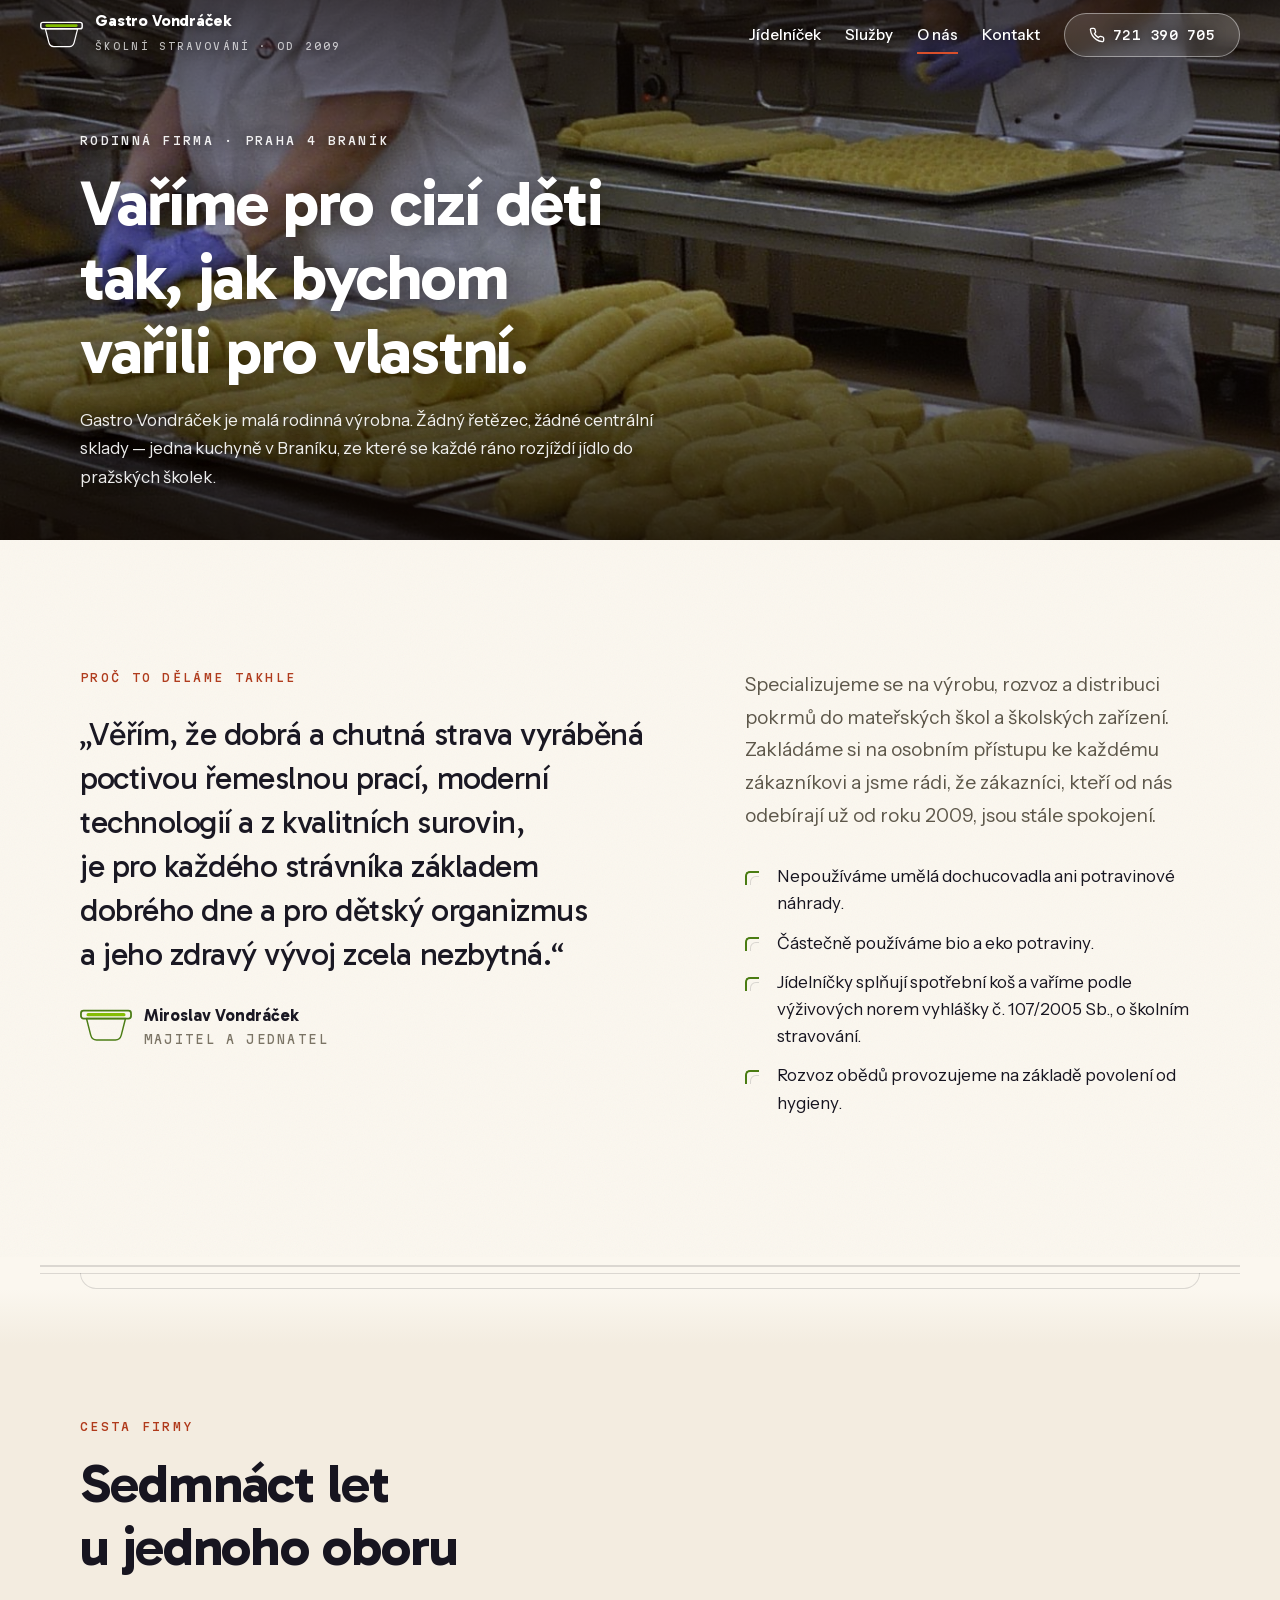
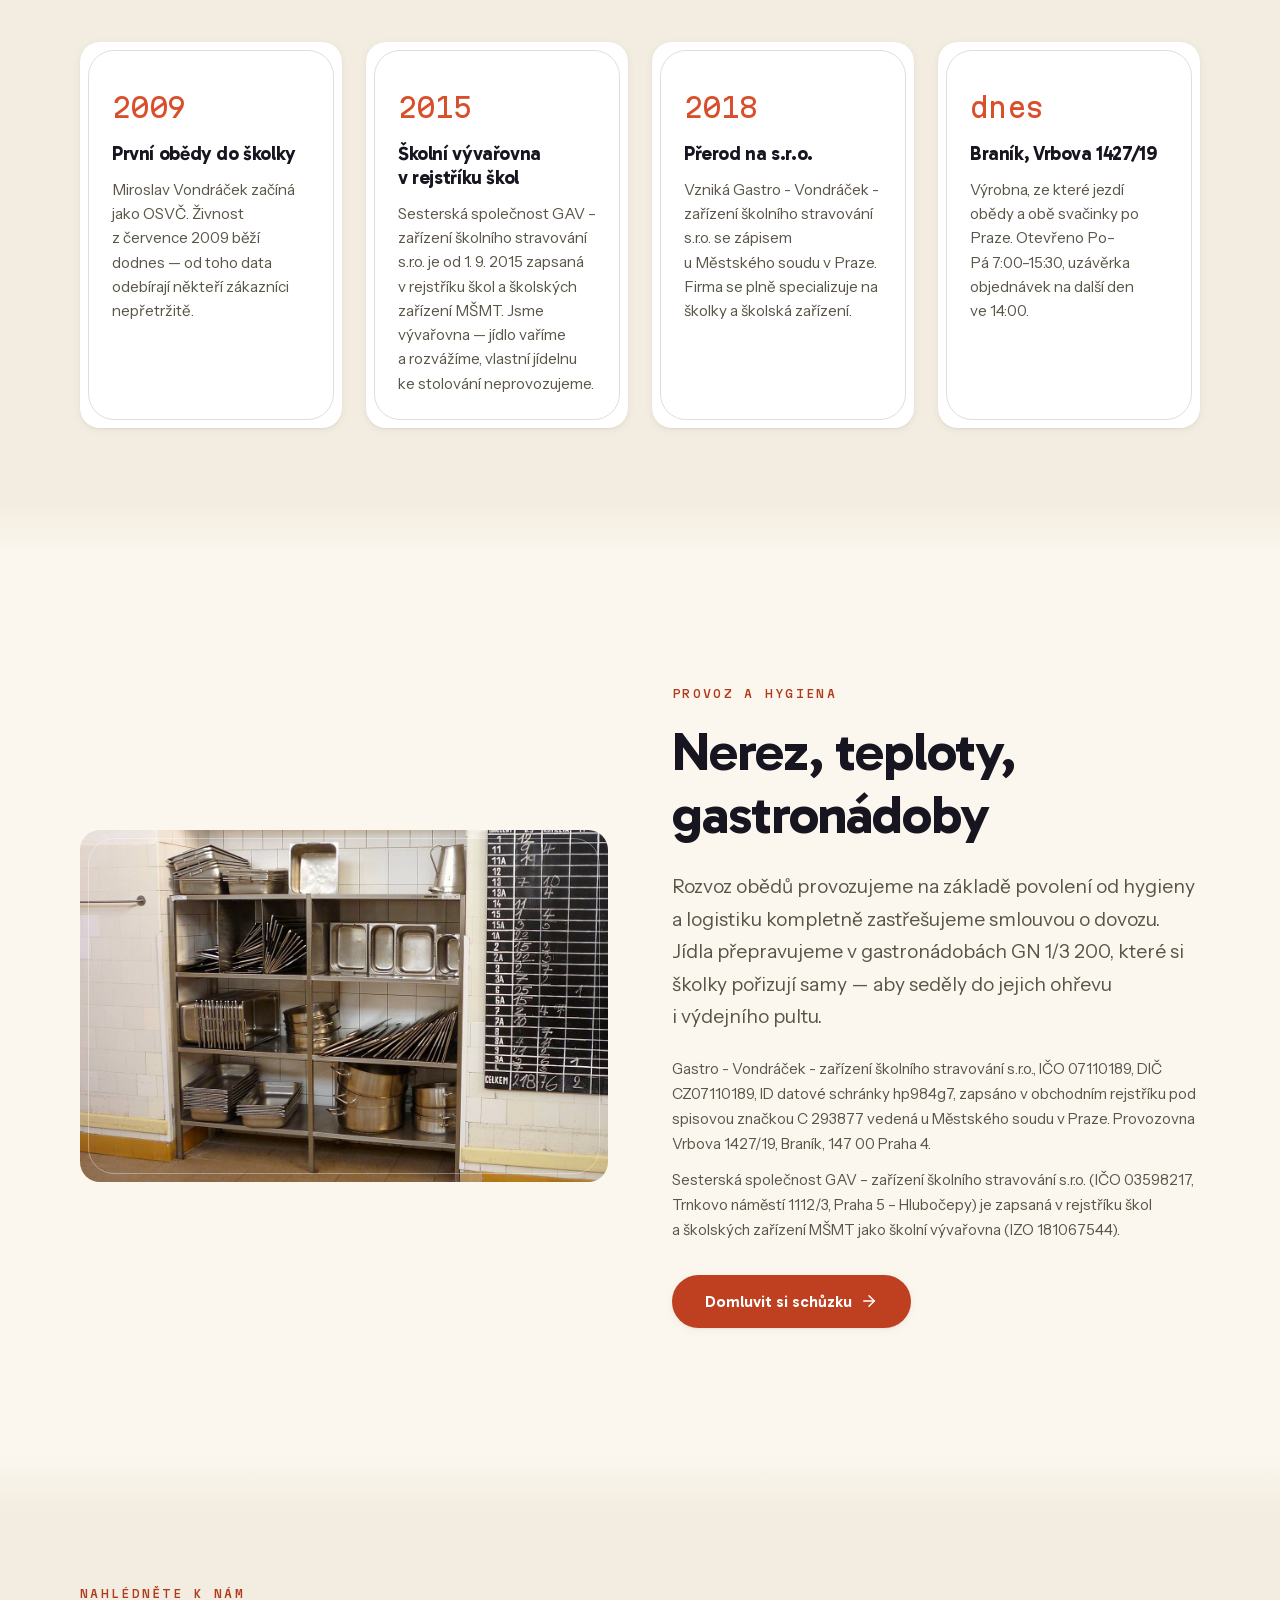
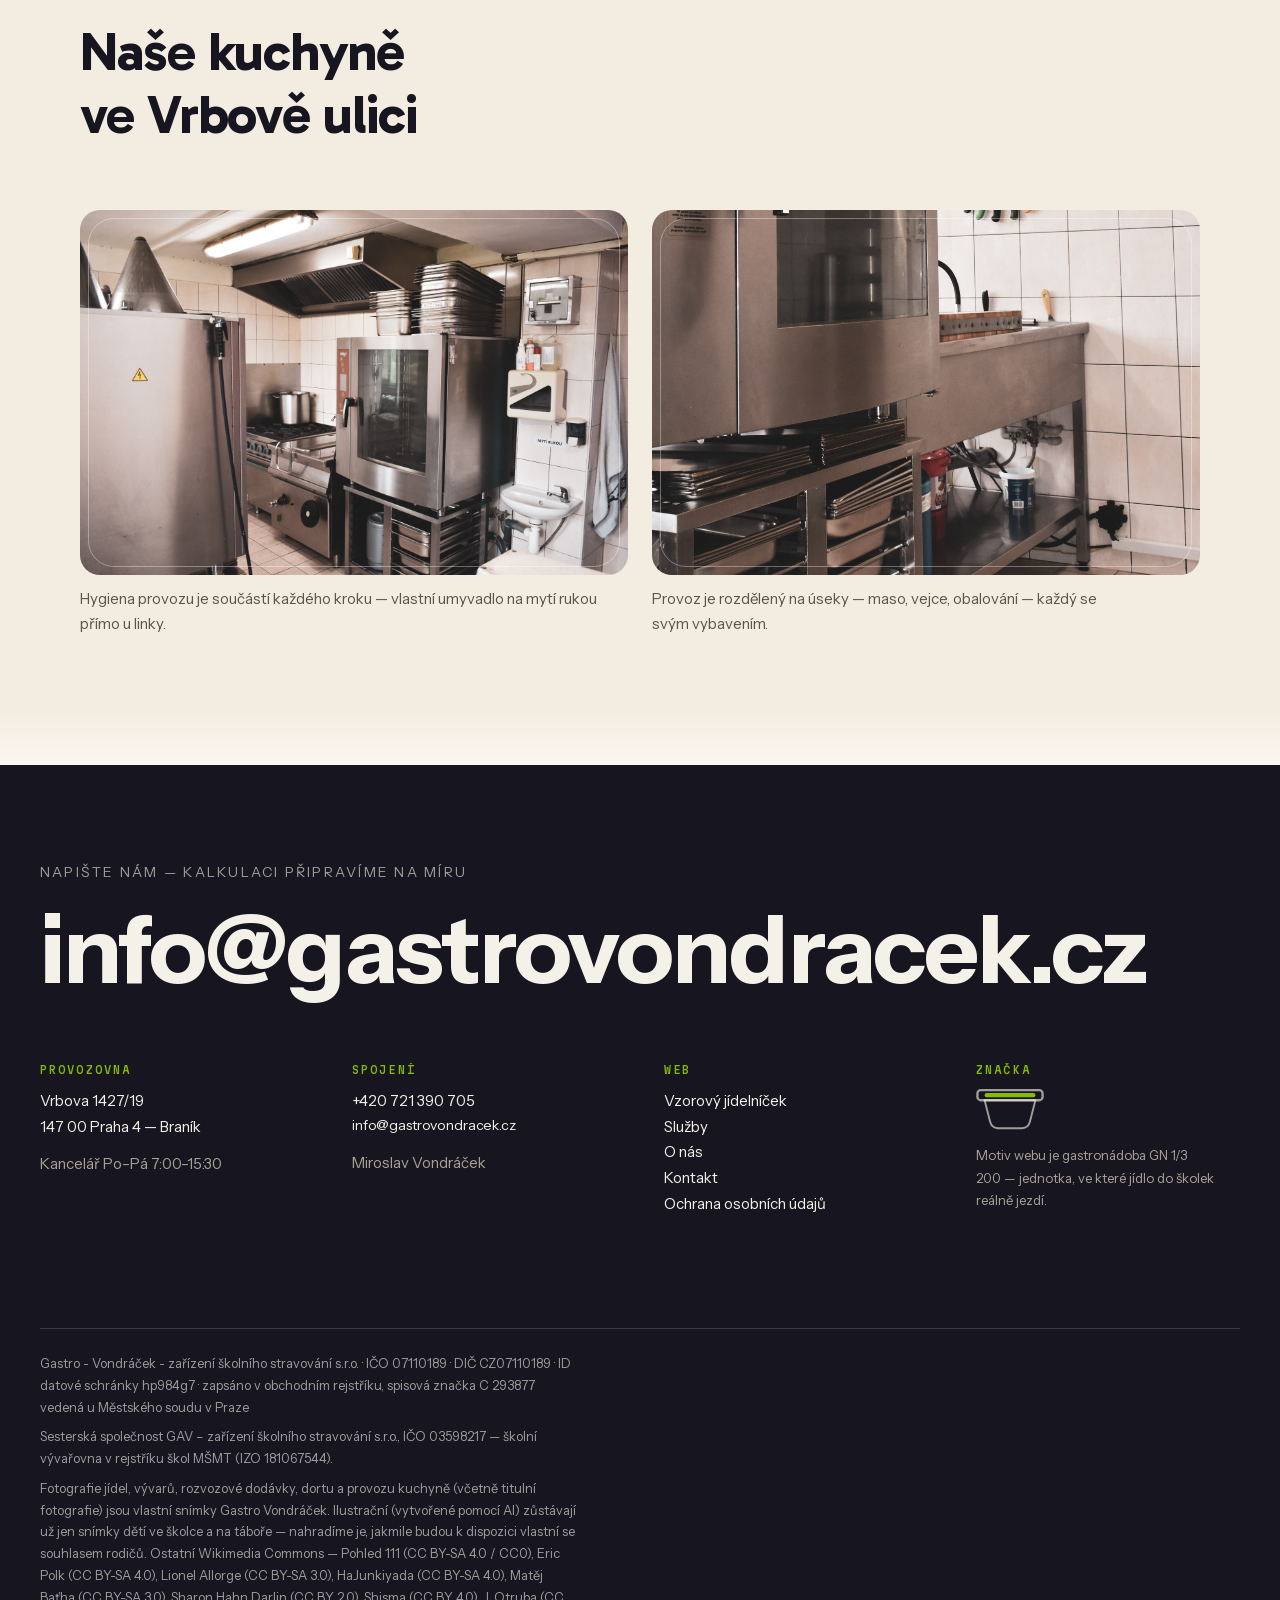
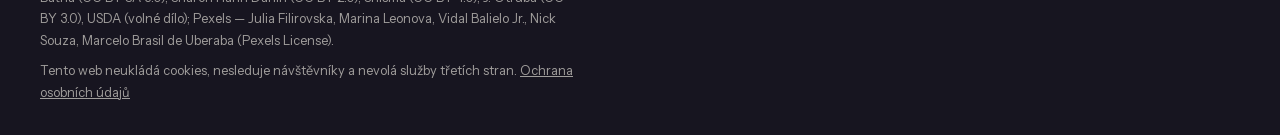
<file: o-nas/index.html>
<!DOCTYPE html><html lang="cs" class="__variable_5a063b __variable_1ca8cb __variable_a784e9"><head><meta charSet="utf-8"/><meta name="viewport" content="width=device-width, initial-scale=1"/><link rel="preload" href="/_next/static/media/7d28de41f17e98f2-s.p.woff2" as="font" crossorigin="" type="font/woff2"/><link rel="preload" href="/_next/static/media/adb45196eddef626-s.p.woff2" as="font" crossorigin="" type="font/woff2"/><link rel="preload" href="/_next/static/media/ef87c177b26f69d3-s.p.woff2" as="font" crossorigin="" type="font/woff2"/><link rel="preload" as="image" href="/images/gastronadoby-knedliky.jpg" fetchPriority="high"/><link rel="stylesheet" href="/_next/static/css/4a85f35416aa029e.css" data-precedence="next"/><link rel="preload" as="script" fetchPriority="low" href="/_next/static/chunks/webpack-882cfb55e115d433.js"/><script src="/_next/static/chunks/4bd1b696-dc81b35135595d90.js" async=""></script><script src="/_next/static/chunks/517-8e63033d2a03298e.js" async=""></script><script src="/_next/static/chunks/main-app-4ff18049c15e16bc.js" async=""></script><script src="/_next/static/chunks/app/layout-fd6f10f5c45244dc.js" async=""></script><script src="/_next/static/chunks/896-933556f303015ce8.js" async=""></script><script src="/_next/static/chunks/146-5965a30f3f63aabe.js" async=""></script><script src="/_next/static/chunks/301-415e531b064263c8.js" async=""></script><script src="/_next/static/chunks/app/o-nas/page-269b9453781bd826.js" async=""></script><meta name="next-size-adjust" content=""/><title>O nás — rodinná kuchyně pro školky od 2009 | Gastro Vondráček</title><meta name="description" content="Miroslav Vondráček vaří pro pražské mateřské školy od roku 2009, od roku 2018 jako s.r.o. specializované na školní stravování. Provozovna v Praze 4 Braníku."/><meta name="author" content="Gastro - Vondráček - zařízení školního stravování s.r.o."/><meta name="keywords" content="obědy do školky,stravování mateřské školy Praha,rozvoz obědů školky,příměstské tábory strava"/><meta property="og:title" content="Gastro Vondráček — obědy a svačinky pro pražské školky"/><meta property="og:description" content="Od roku 2009 vaříme obědy a dvě svačinky pro mateřské školy. Tři menu denně, menu 3 vždy bezmasé, značené alergeny."/><meta property="og:locale" content="cs_CZ"/><meta property="og:type" content="website"/><meta name="twitter:card" content="summary"/><meta name="twitter:title" content="Gastro Vondráček — obědy a svačinky pro pražské školky"/><meta name="twitter:description" content="Od roku 2009 vaříme obědy a dvě svačinky pro mateřské školy. Tři menu denně, menu 3 vždy bezmasé, značené alergeny."/><script src="/_next/static/chunks/polyfills-42372ed130431b0a.js" noModule=""></script></head><body><script type="application/ld+json">{"@context":"https://schema.org","@type":"FoodEstablishment","additionalType":"https://schema.org/LocalBusiness","name":"Gastro Vondráček","legalName":"Gastro - Vondráček - zařízení školního stravování s.r.o.","description":"Výroba, rozvoz a distribuce pokrmů do mateřských škol a školských zařízení, příměstské tábory a catering. Praha 4 Braník, od roku 2009.","foundingDate":"2009","servesCuisine":"Česká kuchyně pro dětské strávníky","telephone":"+420721390705","email":"info@gastrovondracek.cz","vatID":"CZ07110189","taxID":"07110189","address":{"@type":"PostalAddress","streetAddress":"Vrbova 1427/19","addressLocality":"Praha","postalCode":"147 00","addressCountry":"CZ"},"geo":{"@type":"GeoCoordinates","latitude":50.0321633,"longitude":14.4249308},"areaServed":{"@type":"City","name":"Praha"},"openingHoursSpecification":[{"@type":"OpeningHoursSpecification","dayOfWeek":["Monday","Tuesday","Wednesday","Thursday","Friday"],"opens":"07:00","closes":"15:30"}],"founder":{"@type":"Person","name":"Miroslav Vondráček"}}</script><a href="#obsah" class="znak-preskoc">Přeskočit na obsah</a><header class="hlavicka hlavicka--pruhledna" style="position:fixed;top:0;left:0;right:0;z-index:var(--z-nav, 50);transform:translateY(0);transition:transform 300ms var(--ease-panel, cubic-bezier(0.32, 0.72, 0, 1));will-change:transform"><div class="hlavicka-obal"><a class="znacka" style="color:#fff" href="/"><svg viewBox="0 0 320 208" width="43" height="28" fill="none" aria-hidden="true" focusable="false" style="display:block;flex:0 0 auto"><path d="M 40 58 L 280 58 L 254 160 Q 246 190 218 190 L 102 190 Q 74 190 66 160 Z" stroke="currentColor" stroke-width="9" stroke-linejoin="round"></path><rect x="6" y="10" width="308" height="48" rx="16" stroke="currentColor" stroke-width="11"></rect><rect x="40" y="24" width="240" height="20" rx="10" fill="#84bd00"></rect></svg><span><span class="znacka-text" style="display:block">Gastro Vondráček</span><span class="znacka-pod">Školní stravování · od 2009</span></span></a><nav class="menu" aria-label="Hlavní navigace" style="color:#fff"><a href="/jidelnicek/">Jídelníček</a><a href="/sluzby/">Služby</a><a aria-current="page" href="/o-nas/">O nás</a><a href="/kontakt/">Kontakt</a><a class="btn btn--svetly" href="tel:+420721390705" style="min-height:44px;padding:var(--sp-2) var(--sp-5);font-size:0.92rem"><svg xmlns="http://www.w3.org/2000/svg" width="16" height="16" viewBox="0 0 24 24" fill="none" stroke="currentColor" stroke-width="2" stroke-linecap="round" stroke-linejoin="round" class="lucide lucide-phone" aria-hidden="true"><path d="M22 16.92v3a2 2 0 0 1-2.18 2 19.79 19.79 0 0 1-8.63-3.07 19.5 19.5 0 0 1-6-6 19.79 19.79 0 0 1-3.07-8.67A2 2 0 0 1 4.11 2h3a2 2 0 0 1 2 1.72 12.84 12.84 0 0 0 .7 2.81 2 2 0 0 1-.45 2.11L8.09 9.91a16 16 0 0 0 6 6l1.27-1.27a2 2 0 0 1 2.11-.45 12.84 12.84 0 0 0 2.81.7A2 2 0 0 1 22 16.92z"></path></svg><span class="mono" style="font-size:0.82rem;letter-spacing:0.02em">721 390 705</span></a></nav><button class="hamburger" aria-expanded="false" aria-controls="mobil-menu" style="color:#fff"><svg xmlns="http://www.w3.org/2000/svg" width="18" height="18" viewBox="0 0 24 24" fill="none" stroke="currentColor" stroke-width="2" stroke-linecap="round" stroke-linejoin="round" class="lucide lucide-menu" aria-hidden="true"><line x1="4" x2="20" y1="12" y2="12"></line><line x1="4" x2="20" y1="6" y2="6"></line><line x1="4" x2="20" y1="18" y2="18"></line></svg><span style="font-size:0.9rem">Menu</span></button></div></header><header class="podhero"><img src="/images/gastronadoby-knedliky.jpg" alt="Výrobní kuchyně v Braníku — plechy knedlíků na nerezovém stole" width="1400" height="933" fetchPriority="high" loading="eager" decoding="async"/><div class="podhero-scrim"></div><div class="podhero-obsah"><p class="eyebrow eyebrow--svetlo">Rodinná firma · Praha 4 Braník</p><h1 style="margin-top:var(--sp-4)">Vaříme pro cizí děti tak, jak bychom vařili pro vlastní.</h1><p style="margin-top:var(--sp-4);font-size:1.06rem">Gastro Vondráček je malá rodinná výrobna. Žádný řetězec, žádné centrální sklady — jedna kuchyně v Braníku, ze které se každé ráno rozjíždí jídlo do pražských školek.</p></div></header><main id="obsah"><section class="sekce grain-papir"><div class="obal slovo"><div><p class="eyebrow">Proč to děláme takhle</p><blockquote class="citat" style="margin-top:var(--sp-5)">„Věřím, že dobrá a chutná strava vyráběná poctivou řemeslnou prací, moderní technologií a z kvalitních surovin, je pro každého strávníka základem dobrého dne a pro dětský organizmus a jeho zdravý vývoj zcela nezbytná.“</blockquote><div class="citat-podpis"><svg viewBox="0 0 320 208" width="52" height="34" fill="none" aria-hidden="true" focusable="false" style="display:block;flex:0 0 auto"><path d="M 40 58 L 280 58 L 254 160 Q 246 190 218 190 L 102 190 Q 74 190 66 160 Z" stroke="var(--green-deep)" stroke-width="9" stroke-linejoin="round"></path><rect x="6" y="10" width="308" height="48" rx="16" stroke="var(--green-deep)" stroke-width="11"></rect><rect x="40" y="24" width="240" height="20" rx="10" fill="var(--green)"></rect></svg><div><p style="font-family:var(--ff-display);font-weight:700">Miroslav Vondráček</p><p class="mono" style="color:var(--muted-2);text-transform:uppercase">majitel a jednatel</p></div></div></div><div><p class="perex">Specializujeme se na výrobu, rozvoz a distribuci pokrmů do mateřských škol a školských zařízení. Zakládáme si na osobním přístupu ke každému zákazníkovi a jsme rádi, že zákazníci, kteří od nás odebírají už od roku 2009, jsou stále spokojení.</p><ul class="gn-seznam" style="margin-top:var(--sp-6)"><li>Nepoužíváme umělá dochucovadla ani potravinové náhrady.</li><li>Částečně používáme bio a eko potraviny.</li><li>Jídelníčky splňují spotřební koš a vaříme podle výživových norem vyhlášky č. 107/2005 Sb., o školním stravování.</li><li>Rozvoz obědů provozujeme na základě povolení od hygieny.</li></ul></div></div></section><div class="obal-siroky"><div class="sev-gn" aria-hidden="true"><i></i></div></div><section class="sekce sekce--krem" aria-labelledby="milniky-h"><div class="obal"><p class="eyebrow">Cesta firmy</p><h2 class="h-sekce" id="milniky-h" style="margin-top:var(--sp-4);max-width:22ch">Sedmnáct let u jednoho oboru</h2><div style="margin-top:var(--sp-8);display:grid;grid-template-columns:repeat(auto-fit, minmax(260px, 1fr));gap:var(--sp-5)"><div style="min-width:0;opacity:0;transform:translateY(30px)"><article class="gn-ram karta" style="height:100%"><p class="mono-vel" style="font-size:1.7rem;color:var(--tomato)">2009</p><h3 style="margin-top:var(--sp-3)">První obědy do školky</h3><p>Miroslav Vondráček začíná jako OSVČ. Živnost z července 2009 běží dodnes — od toho data odebírají někteří zákazníci nepřetržitě.</p></article></div><div style="min-width:0;opacity:0;transform:translateY(30px)"><article class="gn-ram karta" style="height:100%"><p class="mono-vel" style="font-size:1.7rem;color:var(--tomato)">2015</p><h3 style="margin-top:var(--sp-3)">Školní vývařovna v rejstříku škol</h3><p>Sesterská společnost GAV – zařízení školního stravování s.r.o. je od 1. 9. 2015 zapsaná v rejstříku škol a školských zařízení MŠMT. Jsme vývařovna — jídlo vaříme a rozvážíme, vlastní jídelnu ke stolování neprovozujeme.</p></article></div><div style="min-width:0;opacity:0;transform:translateY(30px)"><article class="gn-ram karta" style="height:100%"><p class="mono-vel" style="font-size:1.7rem;color:var(--tomato)">2018</p><h3 style="margin-top:var(--sp-3)">Přerod na s.r.o.</h3><p>Vzniká Gastro - Vondráček - zařízení školního stravování s.r.o. se zápisem u Městského soudu v Praze. Firma se plně specializuje na školky a školská zařízení.</p></article></div><div style="min-width:0;opacity:0;transform:translateY(30px)"><article class="gn-ram karta" style="height:100%"><p class="mono-vel" style="font-size:1.7rem;color:var(--tomato)">dnes</p><h3 style="margin-top:var(--sp-3)">Braník, Vrbova 1427/19</h3><p>Výrobna, ze které jezdí obědy a obě svačinky po Praze. Otevřeno Po–Pá 7:00–15:30, uzávěrka objednávek na další den ve 14:00.</p></article></div></div></div></section><section class="sekce"><div class="obal split"><div class="gn-foto" style="aspect-ratio:3 / 2"><img src="/images/gastronadoby-nerez.jpg" alt="Nerezový regál s gastronádobami ve výrobní kuchyni" width="1400" height="933" loading="lazy" decoding="async"/></div><div><p class="eyebrow">Provoz a hygiena</p><h2 class="h-sekce" style="margin-top:var(--sp-4)">Nerez, teploty, gastronádoby</h2><p class="perex" style="margin-top:var(--sp-5)">Rozvoz obědů provozujeme na základě povolení od hygieny a logistiku kompletně zastřešujeme smlouvou o dovozu. Jídla přepravujeme v gastronádobách GN 1/3 200, které si školky pořizují samy — aby seděly do jejich ohřevu i výdejního pultu.</p><p class="mala" style="margin-top:var(--sp-5)">Gastro - Vondráček - zařízení školního stravování s.r.o., IČO 07110189, DIČ CZ07110189, ID datové schránky hp984g7, zapsáno v obchodním rejstříku pod spisovou značkou C 293877 vedená u Městského soudu v Praze. Provozovna Vrbova 1427/19, Braník, 147 00 Praha 4.</p><p class="mala" style="margin-top:var(--sp-3)">Sesterská společnost GAV – zařízení školního stravování s.r.o. (IČO 03598217, Trnkovo náměstí 1112/3, Praha 5 – Hlubočepy) je zapsaná v rejstříku škol a školských zařízení MŠMT jako školní vývařovna (IZO 181067544).</p><a class="btn btn--hlavni" style="margin-top:var(--sp-6)" href="/kontakt/">Domluvit si schůzku<svg xmlns="http://www.w3.org/2000/svg" width="18" height="18" viewBox="0 0 24 24" fill="none" stroke="currentColor" stroke-width="2" stroke-linecap="round" stroke-linejoin="round" class="lucide lucide-arrow-right" aria-hidden="true"><path d="M5 12h14"></path><path d="m12 5 7 7-7 7"></path></svg></a></div></div></section><section class="sekce sekce--krem" aria-labelledby="kuchyne-h"><div class="obal"><div style="max-width:44ch"><p class="eyebrow">Nahlédněte k nám</p><h2 class="h-sekce" id="kuchyne-h" style="margin-top:var(--sp-4)">Naše kuchyně ve Vrbově ulici</h2></div><div style="margin-top:var(--sp-8);display:grid;grid-template-columns:repeat(auto-fit, minmax(260px, 1fr));gap:var(--sp-5)"><figure><div class="gn-foto" style="aspect-ratio:3 / 2"><img src="/images/kuchyne-mytirukou.jpg" alt="Výrobní kuchyně v Braníku — chladicí boxy, konvektomat Retigo a umyvadlo na mytí rukou" width="1600" height="1066" loading="lazy" decoding="async"/></div><figcaption class="mala" style="margin-top:var(--sp-3)">Hygiena provozu je součástí každého kroku — vlastní umyvadlo na mytí rukou přímo u linky.</figcaption></figure><figure><div class="gn-foto" style="aspect-ratio:3 / 2"><img src="/images/kuchyne-usek-masa.jpg" alt="Označený úsek masa s nožovou lištou ve výrobní kuchyni" width="1066" height="1600" loading="lazy" decoding="async"/></div><figcaption class="mala" style="margin-top:var(--sp-3)">Provoz je rozdělený na úseky — maso, vejce, obalování — každý se svým vybavením.</figcaption></figure></div></div></section></main><footer class="paticka" style="position:relative;background:var(--paticka-bg, var(--noc, #101114));color:var(--paticka-text, #f2f0ea);padding:var(--sp-9, 96px) var(--gutter, 24px) var(--sp-6, 32px)"><div style="max-width:var(--container, 1200px);margin:0 auto"><p style="font-size:var(--fs-sm, 14px);letter-spacing:var(--tracking-wide, 0.16em);text-transform:uppercase;color:var(--paticka-muted, rgba(242,240,234,0.6));margin-bottom:var(--sp-4, 16px)">Napište nám — kalkulaci připravíme na míru</p><a href="mailto:info@gastrovondracek.cz?subject=Popt%C3%A1vka%20stravov%C3%A1n%C3%AD%20%E2%80%94%20%C5%A1kolka" style="display:block;font-size:clamp(1.5rem, calc((100vw - 2 * var(--gutter, 24px)) / 12.65), 7rem);line-height:1.04;letter-spacing:var(--tracking-tight, -0.02em);font-weight:700;text-decoration:none;white-space:nowrap;max-width:100%">info@gastrovondracek.cz</a><div style="margin-top:var(--sp-8, 64px);display:flex;flex-wrap:wrap;gap:var(--sp-7, 48px);justify-content:space-between;align-items:flex-end"><div style="display:grid;grid-template-columns:repeat(auto-fit, minmax(200px, 1fr));gap:var(--sp-7);width:100%"><div class="paticka-sloupec"><h4>Provozovna</h4><p>Vrbova 1427/19<br/>147 00<!-- --> <!-- -->Praha 4 — Braník</p><p style="margin-top:var(--sp-3);color:var(--noc-muted)">Kancelář <!-- -->Po–Pá 7:00–15:30</p></div><div class="paticka-sloupec"><h4>Spojení</h4><a href="tel:+420721390705">+420 721 390 705</a><a class="email-radek" href="mailto:info@gastrovondracek.cz">info@gastrovondracek.cz</a><p style="margin-top:var(--sp-3);color:var(--noc-muted)">Miroslav Vondráček</p></div><div class="paticka-sloupec"><h4>Web</h4><a href="/jidelnicek/">Vzorový jídelníček</a><a href="/sluzby/">Služby</a><a href="/o-nas/">O nás</a><a href="/kontakt/">Kontakt</a><a href="/gdpr/">Ochrana osobních údajů</a></div><div class="paticka-sloupec"><h4>Značka</h4><svg viewBox="0 0 320 208" width="68" height="44" fill="none" aria-hidden="true" focusable="false" style="display:block;flex:0 0 auto"><path d="M 40 58 L 280 58 L 254 160 Q 246 190 218 190 L 102 190 Q 74 190 66 160 Z" stroke="rgba(244,241,232,0.62)" stroke-width="9" stroke-linejoin="round"></path><rect x="6" y="10" width="308" height="48" rx="16" stroke="rgba(244,241,232,0.62)" stroke-width="11"></rect><rect x="40" y="24" width="240" height="20" rx="10" fill="var(--green)"></rect></svg><p style="margin-top:var(--sp-3);color:var(--noc-muted);font-size:0.82rem">Motiv webu je gastronádoba GN 1/3 200 — jednotka, ve které jídlo do školek reálně jezdí.</p></div></div><div class="paticka-tiraz" style="width:100%"><p>Gastro - Vondráček - zařízení školního stravování s.r.o.<!-- --> · IČO <!-- -->07110189<!-- --> · DIČ <!-- -->CZ07110189<!-- --> · ID datové schránky <!-- -->hp984g7<!-- --> · <!-- -->zapsáno v obchodním rejstříku, spisová značka C 293877 vedená u Městského soudu v Praze</p><p style="margin-top:var(--sp-2)">Sesterská společnost GAV – zařízení školního stravování s.r.o., IČO 03598217 — školní vývařovna v rejstříku škol MŠMT (IZO 181067544).</p><p style="margin-top:var(--sp-2)">Fotografie jídel, vývarů, rozvozové dodávky, dortu a provozu kuchyně (včetně titulní fotografie) jsou vlastní snímky Gastro Vondráček. Ilustrační (vytvořené pomocí AI) zůstávají už jen snímky dětí ve školce a na táboře — nahradíme je, jakmile budou k dispozici vlastní se souhlasem rodičů. Ostatní Wikimedia Commons — Pohled 111 (CC BY-SA 4.0 / CC0), Eric Polk (CC BY-SA 4.0), Lionel Allorge (CC BY-SA 3.0), HaJunkiyada (CC BY-SA 4.0), Matěj Baťha (CC BY-SA 3.0), Sharon Hahn Darlin (CC BY 2.0), Shisma (CC BY 4.0), J. Otruba (CC BY 3.0), USDA (volné dílo); Pexels — Julia Filirovska, Marina Leonova, Vidal Balielo Jr., Nick Souza, Marcelo Brasil de Uberaba (Pexels License).</p><p style="margin-top:var(--sp-2)">Tento web neukládá cookies, nesleduje návštěvníky a nevolá služby třetích stran.<!-- --> <a href="/gdpr/">Ochrana osobních údajů</a></p></div></div></div></footer><script src="/_next/static/chunks/webpack-882cfb55e115d433.js" async=""></script><script>(self.__next_f=self.__next_f||[]).push([0])</script><script>self.__next_f.push([1,"1:\"$Sreact.fragment\"\n3:I[651,[\"177\",\"static/chunks/app/layout-fd6f10f5c45244dc.js\"],\"default\"]\n4:I[9712,[\"177\",\"static/chunks/app/layout-fd6f10f5c45244dc.js\"],\"default\"]\n5:I[5244,[],\"\"]\n6:I[3866,[],\"\"]\n7:I[1301,[\"896\",\"static/chunks/896-933556f303015ce8.js\",\"146\",\"static/chunks/146-5965a30f3f63aabe.js\",\"301\",\"static/chunks/301-415e531b064263c8.js\",\"507\",\"static/chunks/app/o-nas/page-269b9453781bd826.js\"],\"default\"]\n8:I[4625,[\"896\",\"static/chunks/896-933556f303015ce8.js\",\"146\",\"static/chunks/146-5965a30f3f63aabe.js\",\"301\",\"static/chunks/301-415e531b064263c8.js\",\"507\",\"static/chunks/app/o-nas/page-269b9453781bd826.js\"],\"Reveal\"]\n9:I[8173,[\"896\",\"static/chunks/896-933556f303015ce8.js\",\"146\",\"static/chunks/146-5965a30f3f63aabe.js\",\"301\",\"static/chunks/301-415e531b064263c8.js\",\"507\",\"static/chunks/app/o-nas/page-269b9453781bd826.js\"],\"\"]\na:I[6213,[],\"OutletBoundary\"]\nc:I[6213,[],\"MetadataBoundary\"]\ne:I[6213,[],\"ViewportBoundary\"]\n10:I[4835,[],\"\"]\n:HL[\"/_next/static/media/7d28de41f17e98f2-s.p.woff2\",\"font\",{\"crossOrigin\":\"\",\"type\":\"font/woff2\"}]\n:HL[\"/_next/static/media/adb45196eddef626-s.p.woff2\",\"font\",{\"crossOrigin\":\"\",\"type\":\"font/woff2\"}]\n:HL[\"/_next/static/media/ef87c177b26f69d3-s.p.woff2\",\"font\",{\"crossOrigin\":\"\",\"type\":\"font/woff2\"}]\n:HL[\"/_next/static/css/4a85f35416aa029e.css\",\"style\"]\n2:T424,{\"@context\":\"https://schema.org\",\"@type\":\"FoodEstablishment\",\"additionalType\":\"https://schema.org/LocalBusiness\",\"name\":\"Gastro Vondráček\",\"legalName\":\"Gastro - Vondráček - zařízení školního stravování s.r.o.\",\"description\":\"Výroba, rozvoz a distribuce pokrmů do mateřských škol a školských zařízení, příměstské tábory a catering. Praha 4 Braník, od roku 2009.\",\"foundingDate\":\"2009\",\"servesCuisine\":\"Česká kuchyně pro dětské strávníky\",\"telephone\":\"+420721390705\",\"email\":\"info@gastrovondracek.cz\",\"vatID\":\"CZ07110189\",\"taxID\":\"07110189\",\"address\":{\"@type\":\"PostalAddress\",\"streetAddress\":\"Vrbova 1427/19\",\"addressLocality\":\"Praha\",\"postalCode\":\"147 00\",\"addressCountry\":\"CZ\"},\"geo\":{\"@type\":\"Geo"])</script><script>self.__next_f.push([1,"Coordinates\",\"latitude\":50.0321633,\"longitude\":14.4249308},\"areaServed\":{\"@type\":\"City\",\"name\":\"Praha\"},\"openingHoursSpecification\":[{\"@type\":\"OpeningHoursSpecification\",\"dayOfWeek\":[\"Monday\",\"Tuesday\",\"Wednesday\",\"Thursday\",\"Friday\"],\"opens\":\"07:00\",\"closes\":\"15:30\"}],\"founder\":{\"@type\":\"Person\",\"name\":\"Miroslav Vondráček\"}}"])</script><script>self.__next_f.push([1,"0:{\"P\":null,\"b\":\"14ont_6-xexrK0aLjN0W8\",\"p\":\"\",\"c\":[\"\",\"o-nas\",\"\"],\"i\":false,\"f\":[[[\"\",{\"children\":[\"o-nas\",{\"children\":[\"__PAGE__\",{}]}]},\"$undefined\",\"$undefined\",true],[\"\",[\"$\",\"$1\",\"c\",{\"children\":[[[\"$\",\"link\",\"0\",{\"rel\":\"stylesheet\",\"href\":\"/_next/static/css/4a85f35416aa029e.css\",\"precedence\":\"next\",\"crossOrigin\":\"$undefined\",\"nonce\":\"$undefined\"}]],[\"$\",\"html\",null,{\"lang\":\"cs\",\"className\":\"__variable_5a063b __variable_1ca8cb __variable_a784e9\",\"children\":[\"$\",\"body\",null,{\"children\":[[\"$\",\"script\",null,{\"type\":\"application/ld+json\",\"dangerouslySetInnerHTML\":{\"__html\":\"$2\"}}],[\"$\",\"$L3\",null,{}],[\"$\",\"a\",null,{\"href\":\"#obsah\",\"className\":\"znak-preskoc\",\"children\":\"Přeskočit na obsah\"}],[\"$\",\"$L4\",null,{\"children\":[\"$\",\"$L5\",null,{\"parallelRouterKey\":\"children\",\"segmentPath\":[\"children\"],\"error\":\"$undefined\",\"errorStyles\":\"$undefined\",\"errorScripts\":\"$undefined\",\"template\":[\"$\",\"$L6\",null,{}],\"templateStyles\":\"$undefined\",\"templateScripts\":\"$undefined\",\"notFound\":[[],[[\"$\",\"title\",null,{\"children\":\"404: This page could not be found.\"}],[\"$\",\"div\",null,{\"style\":{\"fontFamily\":\"system-ui,\\\"Segoe UI\\\",Roboto,Helvetica,Arial,sans-serif,\\\"Apple Color Emoji\\\",\\\"Segoe UI Emoji\\\"\",\"height\":\"100vh\",\"textAlign\":\"center\",\"display\":\"flex\",\"flexDirection\":\"column\",\"alignItems\":\"center\",\"justifyContent\":\"center\"},\"children\":[\"$\",\"div\",null,{\"children\":[[\"$\",\"style\",null,{\"dangerouslySetInnerHTML\":{\"__html\":\"body{color:#000;background:#fff;margin:0}.next-error-h1{border-right:1px solid rgba(0,0,0,.3)}@media (prefers-color-scheme:dark){body{color:#fff;background:#000}.next-error-h1{border-right:1px solid rgba(255,255,255,.3)}}\"}}],[\"$\",\"h1\",null,{\"className\":\"next-error-h1\",\"style\":{\"display\":\"inline-block\",\"margin\":\"0 20px 0 0\",\"padding\":\"0 23px 0 0\",\"fontSize\":24,\"fontWeight\":500,\"verticalAlign\":\"top\",\"lineHeight\":\"49px\"},\"children\":404}],[\"$\",\"div\",null,{\"style\":{\"display\":\"inline-block\"},\"children\":[\"$\",\"h2\",null,{\"style\":{\"fontSize\":14,\"fontWeight\":400,\"lineHeight\":\"49px\",\"margin\":0},\"children\":\"This page could not be found.\"}]}]]}]}]]],\"forbidden\":\"$undefined\",\"unauthorized\":\"$undefined\"}]}]]}]}]]}],{\"children\":[\"o-nas\",[\"$\",\"$1\",\"c\",{\"children\":[null,[\"$\",\"$L5\",null,{\"parallelRouterKey\":\"children\",\"segmentPath\":[\"children\",\"o-nas\",\"children\"],\"error\":\"$undefined\",\"errorStyles\":\"$undefined\",\"errorScripts\":\"$undefined\",\"template\":[\"$\",\"$L6\",null,{}],\"templateStyles\":\"$undefined\",\"templateScripts\":\"$undefined\",\"notFound\":\"$undefined\",\"forbidden\":\"$undefined\",\"unauthorized\":\"$undefined\"}]]}],{\"children\":[\"__PAGE__\",[\"$\",\"$1\",\"c\",{\"children\":[[[\"$\",\"$L7\",null,{\"pruhledna\":true,\"aktivni\":\"/o-nas/\"}],[\"$\",\"header\",null,{\"className\":\"podhero\",\"children\":[[\"$\",\"img\",null,{\"src\":\"/images/gastronadoby-knedliky.jpg\",\"alt\":\"Výrobní kuchyně v Braníku — plechy knedlíků na nerezovém stole\",\"width\":1400,\"height\":933,\"fetchPriority\":\"high\",\"loading\":\"eager\",\"decoding\":\"async\"}],[\"$\",\"div\",null,{\"className\":\"podhero-scrim\"}],[\"$\",\"div\",null,{\"className\":\"podhero-obsah\",\"children\":[[\"$\",\"p\",null,{\"className\":\"eyebrow eyebrow--svetlo\",\"children\":\"Rodinná firma · Praha 4 Braník\"}],[\"$\",\"h1\",null,{\"style\":{\"marginTop\":\"var(--sp-4)\"},\"children\":\"Vaříme pro cizí děti tak, jak bychom vařili pro vlastní.\"}],[\"$\",\"p\",null,{\"style\":{\"marginTop\":\"var(--sp-4)\",\"fontSize\":\"1.06rem\"},\"children\":\"Gastro Vondráček je malá rodinná výrobna. Žádný řetězec, žádné centrální sklady — jedna kuchyně v Braníku, ze které se každé ráno rozjíždí jídlo do pražských školek.\"}]]}]]}],[\"$\",\"main\",null,{\"id\":\"obsah\",\"children\":[[\"$\",\"section\",null,{\"className\":\"sekce grain-papir\",\"children\":[\"$\",\"div\",null,{\"className\":\"obal slovo\",\"children\":[[\"$\",\"div\",null,{\"children\":[[\"$\",\"p\",null,{\"className\":\"eyebrow\",\"children\":\"Proč to děláme takhle\"}],[\"$\",\"blockquote\",null,{\"className\":\"citat\",\"style\":{\"marginTop\":\"var(--sp-5)\"},\"children\":\"„Věřím, že dobrá a chutná strava vyráběná poctivou řemeslnou prací, moderní technologií a z kvalitních surovin, je pro každého strávníka základem dobrého dne a pro dětský organizmus a jeho zdravý vývoj zcela nezbytná.“\"}],[\"$\",\"div\",null,{\"className\":\"citat-podpis\",\"children\":[[\"$\",\"svg\",null,{\"viewBox\":\"0 0 320 208\",\"width\":52,\"height\":34,\"fill\":\"none\",\"aria-hidden\":\"true\",\"focusable\":\"false\",\"style\":{\"display\":\"block\",\"flex\":\"0 0 auto\"},\"children\":[[\"$\",\"path\",null,{\"d\":\"M 40 58 L 280 58 L 254 160 Q 246 190 218 190 L 102 190 Q 74 190 66 160 Z\",\"stroke\":\"var(--green-deep)\",\"strokeWidth\":\"9\",\"strokeLinejoin\":\"round\"}],[\"$\",\"rect\",null,{\"x\":\"6\",\"y\":\"10\",\"width\":\"308\",\"height\":\"48\",\"rx\":\"16\",\"stroke\":\"var(--green-deep)\",\"strokeWidth\":\"11\"}],[\"$\",\"rect\",null,{\"x\":\"40\",\"y\":\"24\",\"width\":\"240\",\"height\":\"20\",\"rx\":\"10\",\"fill\":\"var(--green)\"}]]}],[\"$\",\"div\",null,{\"children\":[[\"$\",\"p\",null,{\"style\":{\"fontFamily\":\"var(--ff-display)\",\"fontWeight\":700},\"children\":\"Miroslav Vondráček\"}],[\"$\",\"p\",null,{\"className\":\"mono\",\"style\":{\"color\":\"var(--muted-2)\",\"textTransform\":\"uppercase\"},\"children\":\"majitel a jednatel\"}]]}]]}]]}],[\"$\",\"div\",null,{\"children\":[[\"$\",\"p\",null,{\"className\":\"perex\",\"children\":\"Specializujeme se na výrobu, rozvoz a distribuci pokrmů do mateřských škol a školských zařízení. Zakládáme si na osobním přístupu ke každému zákazníkovi a jsme rádi, že zákazníci, kteří od nás odebírají už od roku 2009, jsou stále spokojení.\"}],[\"$\",\"ul\",null,{\"className\":\"gn-seznam\",\"style\":{\"marginTop\":\"var(--sp-6)\"},\"children\":[[\"$\",\"li\",null,{\"children\":\"Nepoužíváme umělá dochucovadla ani potravinové náhrady.\"}],[\"$\",\"li\",null,{\"children\":\"Částečně používáme bio a eko potraviny.\"}],[\"$\",\"li\",null,{\"children\":\"Jídelníčky splňují spotřební koš a vaříme podle výživových norem vyhlášky č. 107/2005 Sb., o školním stravování.\"}],[\"$\",\"li\",null,{\"children\":\"Rozvoz obědů provozujeme na základě povolení od hygieny.\"}]]}]]}]]}]}],[\"$\",\"div\",null,{\"className\":\"obal-siroky\",\"children\":[\"$\",\"div\",null,{\"className\":\"sev-gn\",\"style\":\"$undefined\",\"aria-hidden\":\"true\",\"children\":[\"$\",\"i\",null,{}]}]}],[\"$\",\"section\",null,{\"className\":\"sekce sekce--krem\",\"aria-labelledby\":\"milniky-h\",\"children\":[\"$\",\"div\",null,{\"className\":\"obal\",\"children\":[[\"$\",\"p\",null,{\"className\":\"eyebrow\",\"children\":\"Cesta firmy\"}],[\"$\",\"h2\",null,{\"className\":\"h-sekce\",\"id\":\"milniky-h\",\"style\":{\"marginTop\":\"var(--sp-4)\",\"maxWidth\":\"22ch\"},\"children\":\"Sedmnáct let u jednoho oboru\"}],[\"$\",\"div\",null,{\"style\":{\"marginTop\":\"var(--sp-8)\",\"display\":\"grid\",\"gridTemplateColumns\":\"repeat(auto-fit, minmax(260px, 1fr))\",\"gap\":\"var(--sp-5)\"},\"children\":[[\"$\",\"$L8\",\"2009\",{\"delay\":0,\"children\":[\"$\",\"article\",null,{\"className\":\"gn-ram karta\",\"style\":{\"height\":\"100%\"},\"children\":[[\"$\",\"p\",null,{\"className\":\"mono-vel\",\"style\":{\"fontSize\":\"1.7rem\",\"color\":\"var(--tomato)\"},\"children\":\"2009\"}],[\"$\",\"h3\",null,{\"style\":{\"marginTop\":\"var(--sp-3)\"},\"children\":\"První obědy do školky\"}],[\"$\",\"p\",null,{\"children\":\"Miroslav Vondráček začíná jako OSVČ. Živnost z července 2009 běží dodnes — od toho data odebírají někteří zákazníci nepřetržitě.\"}]]}]}],[\"$\",\"$L8\",\"2015\",{\"delay\":0.07,\"children\":[\"$\",\"article\",null,{\"className\":\"gn-ram karta\",\"style\":{\"height\":\"100%\"},\"children\":[[\"$\",\"p\",null,{\"className\":\"mono-vel\",\"style\":{\"fontSize\":\"1.7rem\",\"color\":\"var(--tomato)\"},\"children\":\"2015\"}],[\"$\",\"h3\",null,{\"style\":{\"marginTop\":\"var(--sp-3)\"},\"children\":\"Školní vývařovna v rejstříku škol\"}],[\"$\",\"p\",null,{\"children\":\"Sesterská společnost GAV – zařízení školního stravování s.r.o. je od 1. 9. 2015 zapsaná v rejstříku škol a školských zařízení MŠMT. Jsme vývařovna — jídlo vaříme a rozvážíme, vlastní jídelnu ke stolování neprovozujeme.\"}]]}]}],[\"$\",\"$L8\",\"2018\",{\"delay\":0.14,\"children\":[\"$\",\"article\",null,{\"className\":\"gn-ram karta\",\"style\":{\"height\":\"100%\"},\"children\":[[\"$\",\"p\",null,{\"className\":\"mono-vel\",\"style\":{\"fontSize\":\"1.7rem\",\"color\":\"var(--tomato)\"},\"children\":\"2018\"}],[\"$\",\"h3\",null,{\"style\":{\"marginTop\":\"var(--sp-3)\"},\"children\":\"Přerod na s.r.o.\"}],[\"$\",\"p\",null,{\"children\":\"Vzniká Gastro - Vondráček - zařízení školního stravování s.r.o. se zápisem u Městského soudu v Praze. Firma se plně specializuje na školky a školská zařízení.\"}]]}]}],[\"$\",\"$L8\",\"dnes\",{\"delay\":0.21000000000000002,\"children\":[\"$\",\"article\",null,{\"className\":\"gn-ram karta\",\"style\":{\"height\":\"100%\"},\"children\":[[\"$\",\"p\",null,{\"className\":\"mono-vel\",\"style\":{\"fontSize\":\"1.7rem\",\"color\":\"var(--tomato)\"},\"children\":\"dnes\"}],[\"$\",\"h3\",null,{\"style\":{\"marginTop\":\"var(--sp-3)\"},\"children\":\"Braník, Vrbova 1427/19\"}],[\"$\",\"p\",null,{\"children\":\"Výrobna, ze které jezdí obědy a obě svačinky po Praze. Otevřeno Po–Pá 7:00–15:30, uzávěrka objednávek na další den ve 14:00.\"}]]}]}]]}]]}]}],[\"$\",\"section\",null,{\"className\":\"sekce\",\"children\":[\"$\",\"div\",null,{\"className\":\"obal split\",\"children\":[[\"$\",\"div\",null,{\"className\":\"gn-foto\",\"style\":{\"aspectRatio\":\"3 / 2\"},\"children\":[\"$\",\"img\",null,{\"src\":\"/images/gastronadoby-nerez.jpg\",\"alt\":\"Nerezový regál s gastronádobami ve výrobní kuchyni\",\"width\":1400,\"height\":933,\"loading\":\"lazy\",\"decoding\":\"async\"}]}],[\"$\",\"div\",null,{\"children\":[[\"$\",\"p\",null,{\"className\":\"eyebrow\",\"children\":\"Provoz a hygiena\"}],[\"$\",\"h2\",null,{\"className\":\"h-sekce\",\"style\":{\"marginTop\":\"var(--sp-4)\"},\"children\":\"Nerez, teploty, gastronádoby\"}],[\"$\",\"p\",null,{\"className\":\"perex\",\"style\":{\"marginTop\":\"var(--sp-5)\"},\"children\":\"Rozvoz obědů provozujeme na základě povolení od hygieny a logistiku kompletně zastřešujeme smlouvou o dovozu. Jídla přepravujeme v gastronádobách GN 1/3 200, které si školky pořizují samy — aby seděly do jejich ohřevu i výdejního pultu.\"}],[\"$\",\"p\",null,{\"className\":\"mala\",\"style\":{\"marginTop\":\"var(--sp-5)\"},\"children\":\"Gastro - Vondráček - zařízení školního stravování s.r.o., IČO 07110189, DIČ CZ07110189, ID datové schránky hp984g7, zapsáno v obchodním rejstříku pod spisovou značkou C 293877 vedená u Městského soudu v Praze. Provozovna Vrbova 1427/19, Braník, 147 00 Praha 4.\"}],[\"$\",\"p\",null,{\"className\":\"mala\",\"style\":{\"marginTop\":\"var(--sp-3)\"},\"children\":\"Sesterská společnost GAV – zařízení školního stravování s.r.o. (IČO 03598217, Trnkovo náměstí 1112/3, Praha 5 – Hlubočepy) je zapsaná v rejstříku škol a školských zařízení MŠMT jako školní vývařovna (IZO 181067544).\"}],[\"$\",\"$L9\",null,{\"className\":\"btn btn--hlavni\",\"href\":\"/kontakt/\",\"style\":{\"marginTop\":\"var(--sp-6)\"},\"children\":[\"Domluvit si schůzku\",[\"$\",\"svg\",null,{\"ref\":\"$undefined\",\"xmlns\":\"http://www.w3.org/2000/svg\",\"width\":18,\"height\":18,\"viewBox\":\"0 0 24 24\",\"fill\":\"none\",\"stroke\":\"currentColor\",\"strokeWidth\":2,\"strokeLinecap\":\"round\",\"strokeLinejoin\":\"round\",\"className\":\"lucide lucide-arrow-right\",\"aria-hidden\":true,\"children\":[[\"$\",\"path\",\"1ays0h\",{\"d\":\"M5 12h14\"}],[\"$\",\"path\",\"xquz4c\",{\"d\":\"m12 5 7 7-7 7\"}],\"$undefined\"]}]]}]]}]]}]}],[\"$\",\"section\",null,{\"className\":\"sekce sekce--krem\",\"aria-labelledby\":\"kuchyne-h\",\"children\":[\"$\",\"div\",null,{\"className\":\"obal\",\"children\":[[\"$\",\"div\",null,{\"style\":{\"maxWidth\":\"44ch\"},\"children\":[[\"$\",\"p\",null,{\"className\":\"eyebrow\",\"children\":\"Nahlédněte k nám\"}],[\"$\",\"h2\",null,{\"className\":\"h-sekce\",\"id\":\"kuchyne-h\",\"style\":{\"marginTop\":\"var(--sp-4)\"},\"children\":\"Naše kuchyně ve Vrbově ulici\"}]]}],[\"$\",\"div\",null,{\"style\":{\"marginTop\":\"var(--sp-8)\",\"display\":\"grid\",\"gridTemplateColumns\":\"repeat(auto-fit, minmax(260px, 1fr))\",\"gap\":\"var(--sp-5)\"},\"children\":[[\"$\",\"figure\",null,{\"children\":[[\"$\",\"div\",null,{\"className\":\"gn-foto\",\"style\":{\"aspectRatio\":\"3 / 2\"},\"children\":[\"$\",\"img\",null,{\"src\":\"/images/kuchyne-mytirukou.jpg\",\"alt\":\"Výrobní kuchyně v Braníku — chladicí boxy, konvektomat Retigo a umyvadlo na mytí rukou\",\"width\":1600,\"height\":1066,\"loading\":\"lazy\",\"decoding\":\"async\"}]}],[\"$\",\"figcaption\",null,{\"className\":\"mala\",\"style\":{\"marginTop\":\"var(--sp-3)\"},\"children\":\"Hygiena provozu je součástí každého kroku — vlastní umyvadlo na mytí rukou přímo u linky.\"}]]}],[\"$\",\"figure\",null,{\"children\":[[\"$\",\"div\",null,{\"className\":\"gn-foto\",\"style\":{\"aspectRatio\":\"3 / 2\"},\"children\":[\"$\",\"img\",null,{\"src\":\"/images/kuchyne-usek-masa.jpg\",\"alt\":\"Označený úsek masa s nožovou lištou ve výrobní kuchyni\",\"width\":1066,\"height\":1600,\"loading\":\"lazy\",\"decoding\":\"async\"}]}],[\"$\",\"figcaption\",null,{\"className\":\"mala\",\"style\":{\"marginTop\":\"var(--sp-3)\"},\"children\":\"Provoz je rozdělený na úseky — maso, vejce, obalování — každý se svým vybavením.\"}]]}]]}]]}]}]]}],[\"$\",\"footer\",null,{\"className\":\"paticka\",\"style\":{\"position\":\"relative\",\"bottom\":\"$undefined\",\"zIndex\":\"$undefined\",\"background\":\"var(--paticka-bg, var(--noc, #101114))\",\"color\":\"var(--paticka-text, #f2f0ea)\",\"padding\":\"var(--sp-9, 96px) var(--gutter, 24px) var(--sp-6, 32px)\"},\"children\":[\"$\",\"div\",null,{\"style\":{\"maxWidth\":\"var(--container, 1200px)\",\"margin\":\"0 auto\"},\"children\":[[\"$\",\"p\",null,{\"style\":{\"fontSize\":\"var(--fs-sm, 14px)\",\"letterSpacing\":\"var(--tracking-wide, 0.16em)\",\"textTransform\":\"uppercase\",\"color\":\"var(--paticka-muted, rgba(242,240,234,0.6))\",\"marginBottom\":\"var(--sp-4, 16px)\"},\"children\":\"Napište nám — kalkulaci připravíme na míru\"}],[\"$\",\"a\",null,{\"href\":\"mailto:info@gastrovondracek.cz?subject=Popt%C3%A1vka%20stravov%C3%A1n%C3%AD%20%E2%80%94%20%C5%A1kolka\",\"style\":{\"display\":\"block\",\"fontSize\":\"clamp(1.5rem, calc((100vw - 2 * var(--gutter, 24px)) / 12.65), 7rem)\",\"lineHeight\":1.04,\"letterSpacing\":\"var(--tracking-tight, -0.02em)\",\"fontWeight\":700,\"textDecoration\":\"none\",\"whiteSpace\":\"nowrap\",\"maxWidth\":\"100%\"},\"children\":\"info@gastrovondracek.cz\"}],[\"$\",\"div\",null,{\"style\":{\"marginTop\":\"var(--sp-8, 64px)\",\"display\":\"flex\",\"flexWrap\":\"wrap\",\"gap\":\"var(--sp-7, 48px)\",\"justifyContent\":\"space-between\",\"alignItems\":\"flex-end\"},\"children\":[[\"$\",\"div\",null,{\"style\":{\"display\":\"grid\",\"gridTemplateColumns\":\"repeat(auto-fit, minmax(200px, 1fr))\",\"gap\":\"var(--sp-7)\",\"width\":\"100%\"},\"children\":[[\"$\",\"div\",null,{\"className\":\"paticka-sloupec\",\"children\":[[\"$\",\"h4\",null,{\"children\":\"Provozovna\"}],[\"$\",\"p\",null,{\"children\":[\"Vrbova 1427/19\",[\"$\",\"br\",null,{}],\"147 00\",\" \",\"Praha 4 — Braník\"]}],[\"$\",\"p\",null,{\"style\":{\"marginTop\":\"var(--sp-3)\",\"color\":\"var(--noc-muted)\"},\"children\":[\"Kancelář \",\"Po–Pá 7:00–15:30\"]}]]}],[\"$\",\"div\",null,{\"className\":\"paticka-sloupec\",\"children\":[[\"$\",\"h4\",null,{\"children\":\"Spojení\"}],[\"$\",\"a\",null,{\"href\":\"tel:+420721390705\",\"children\":\"+420 721 390 705\"}],[\"$\",\"a\",null,{\"className\":\"email-radek\",\"href\":\"mailto:info@gastrovondracek.cz\",\"children\":\"info@gastrovondracek.cz\"}],[\"$\",\"p\",null,{\"style\":{\"marginTop\":\"var(--sp-3)\",\"color\":\"var(--noc-muted)\"},\"children\":\"Miroslav Vondráček\"}]]}],[\"$\",\"div\",null,{\"className\":\"paticka-sloupec\",\"children\":[[\"$\",\"h4\",null,{\"children\":\"Web\"}],[\"$\",\"$L9\",null,{\"href\":\"/jidelnicek/\",\"children\":\"Vzorový jídelníček\"}],[\"$\",\"$L9\",null,{\"href\":\"/sluzby/\",\"children\":\"Služby\"}],[\"$\",\"$L9\",null,{\"href\":\"/o-nas/\",\"children\":\"O nás\"}],[\"$\",\"$L9\",null,{\"href\":\"/kontakt/\",\"children\":\"Kontakt\"}],[\"$\",\"$L9\",null,{\"href\":\"/gdpr/\",\"children\":\"Ochrana osobních údajů\"}]]}],[\"$\",\"div\",null,{\"className\":\"paticka-sloupec\",\"children\":[[\"$\",\"h4\",null,{\"children\":\"Značka\"}],[\"$\",\"svg\",null,{\"viewBox\":\"0 0 320 208\",\"width\":68,\"height\":44,\"fill\":\"none\",\"aria-hidden\":\"true\",\"focusable\":\"false\",\"style\":{\"display\":\"block\",\"flex\":\"0 0 auto\"},\"children\":[[\"$\",\"path\",null,{\"d\":\"M 40 58 L 280 58 L 254 160 Q 246 190 218 190 L 102 190 Q 74 190 66 160 Z\",\"stroke\":\"rgba(244,241,232,0.62)\",\"strokeWidth\":\"9\",\"strokeLinejoin\":\"round\"}],[\"$\",\"rect\",null,{\"x\":\"6\",\"y\":\"10\",\"width\":\"308\",\"height\":\"48\",\"rx\":\"16\",\"stroke\":\"rgba(244,241,232,0.62)\",\"strokeWidth\":\"11\"}],[\"$\",\"rect\",null,{\"x\":\"40\",\"y\":\"24\",\"width\":\"240\",\"height\":\"20\",\"rx\":\"10\",\"fill\":\"var(--green)\"}]]}],[\"$\",\"p\",null,{\"style\":{\"marginTop\":\"var(--sp-3)\",\"color\":\"var(--noc-muted)\",\"fontSize\":\"0.82rem\"},\"children\":\"Motiv webu je gastronádoba GN 1/3 200 — jednotka, ve které jídlo do školek reálně jezdí.\"}]]}]]}],[\"$\",\"div\",null,{\"className\":\"paticka-tiraz\",\"style\":{\"width\":\"100%\"},\"children\":[[\"$\",\"p\",null,{\"children\":[\"Gastro - Vondráček - zařízení školního stravování s.r.o.\",\" · IČO \",\"07110189\",\" · DIČ \",\"CZ07110189\",\" · ID datové schránky \",\"hp984g7\",\" · \",\"zapsáno v obchodním rejstříku, spisová značka C 293877 vedená u Městského soudu v Praze\"]}],[\"$\",\"p\",null,{\"style\":{\"marginTop\":\"var(--sp-2)\"},\"children\":\"Sesterská společnost GAV – zařízení školního stravování s.r.o., IČO 03598217 — školní vývařovna v rejstříku škol MŠMT (IZO 181067544).\"}],[\"$\",\"p\",null,{\"style\":{\"marginTop\":\"var(--sp-2)\"},\"children\":\"Fotografie jídel, vývarů, rozvozové dodávky, dortu a provozu kuchyně (včetně titulní fotografie) jsou vlastní snímky Gastro Vondráček. Ilustrační (vytvořené pomocí AI) zůstávají už jen snímky dětí ve školce a na táboře — nahradíme je, jakmile budou k dispozici vlastní se souhlasem rodičů. Ostatní Wikimedia Commons — Pohled 111 (CC BY-SA 4.0 / CC0), Eric Polk (CC BY-SA 4.0), Lionel Allorge (CC BY-SA 3.0), HaJunkiyada (CC BY-SA 4.0), Matěj Baťha (CC BY-SA 3.0), Sharon Hahn Darlin (CC BY 2.0), Shisma (CC BY 4.0), J. Otruba (CC BY 3.0), USDA (volné dílo); Pexels — Julia Filirovska, Marina Leonova, Vidal Balielo Jr., Nick Souza, Marcelo Brasil de Uberaba (Pexels License).\"}],[\"$\",\"p\",null,{\"style\":{\"marginTop\":\"var(--sp-2)\"},\"children\":[\"Tento web neukládá cookies, nesleduje návštěvníky a nevolá služby třetích stran.\",\" \",[\"$\",\"$L9\",null,{\"href\":\"/gdpr/\",\"children\":\"Ochrana osobních údajů\"}]]}]]}]]}]]}]}]],null,[\"$\",\"$La\",null,{\"children\":\"$Lb\"}]]}],{},null,false]},null,false]},null,false],[\"$\",\"$1\",\"h\",{\"children\":[null,[\"$\",\"$1\",\"0ts3VFZUGucQrsG0p1kjD\",{\"children\":[[\"$\",\"$Lc\",null,{\"children\":\"$Ld\"}],[\"$\",\"$Le\",null,{\"children\":\"$Lf\"}],[\"$\",\"meta\",null,{\"name\":\"next-size-adjust\",\"content\":\"\"}]]}]]}],false]],\"m\":\"$undefined\",\"G\":[\"$10\",\"$undefined\"],\"s\":false,\"S\":true}\n"])</script><script>self.__next_f.push([1,"f:[[\"$\",\"meta\",\"0\",{\"name\":\"viewport\",\"content\":\"width=device-width, initial-scale=1\"}]]\nd:[[\"$\",\"meta\",\"0\",{\"charSet\":\"utf-8\"}],[\"$\",\"title\",\"1\",{\"children\":\"O nás — rodinná kuchyně pro školky od 2009 | Gastro Vondráček\"}],[\"$\",\"meta\",\"2\",{\"name\":\"description\",\"content\":\"Miroslav Vondráček vaří pro pražské mateřské školy od roku 2009, od roku 2018 jako s.r.o. specializované na školní stravování. Provozovna v Praze 4 Braníku.\"}],[\"$\",\"meta\",\"3\",{\"name\":\"author\",\"content\":\"Gastro - Vondráček - zařízení školního stravování s.r.o.\"}],[\"$\",\"meta\",\"4\",{\"name\":\"keywords\",\"content\":\"obědy do školky,stravování mateřské školy Praha,rozvoz obědů školky,příměstské tábory strava\"}],[\"$\",\"meta\",\"5\",{\"property\":\"og:title\",\"content\":\"Gastro Vondráček — obědy a svačinky pro pražské školky\"}],[\"$\",\"meta\",\"6\",{\"property\":\"og:description\",\"content\":\"Od roku 2009 vaříme obědy a dvě svačinky pro mateřské školy. Tři menu denně, menu 3 vždy bezmasé, značené alergeny.\"}],[\"$\",\"meta\",\"7\",{\"property\":\"og:locale\",\"content\":\"cs_CZ\"}],[\"$\",\"meta\",\"8\",{\"property\":\"og:type\",\"content\":\"website\"}],[\"$\",\"meta\",\"9\",{\"name\":\"twitter:card\",\"content\":\"summary\"}],[\"$\",\"meta\",\"10\",{\"name\":\"twitter:title\",\"content\":\"Gastro Vondráček — obědy a svačinky pro pražské školky\"}],[\"$\",\"meta\",\"11\",{\"name\":\"twitter:description\",\"content\":\"Od roku 2009 vaříme obědy a dvě svačinky pro mateřské školy. Tři menu denně, menu 3 vždy bezmasé, značené alergeny.\"}]]\n"])</script><script>self.__next_f.push([1,"b:null\n"])</script></body></html>
</file>
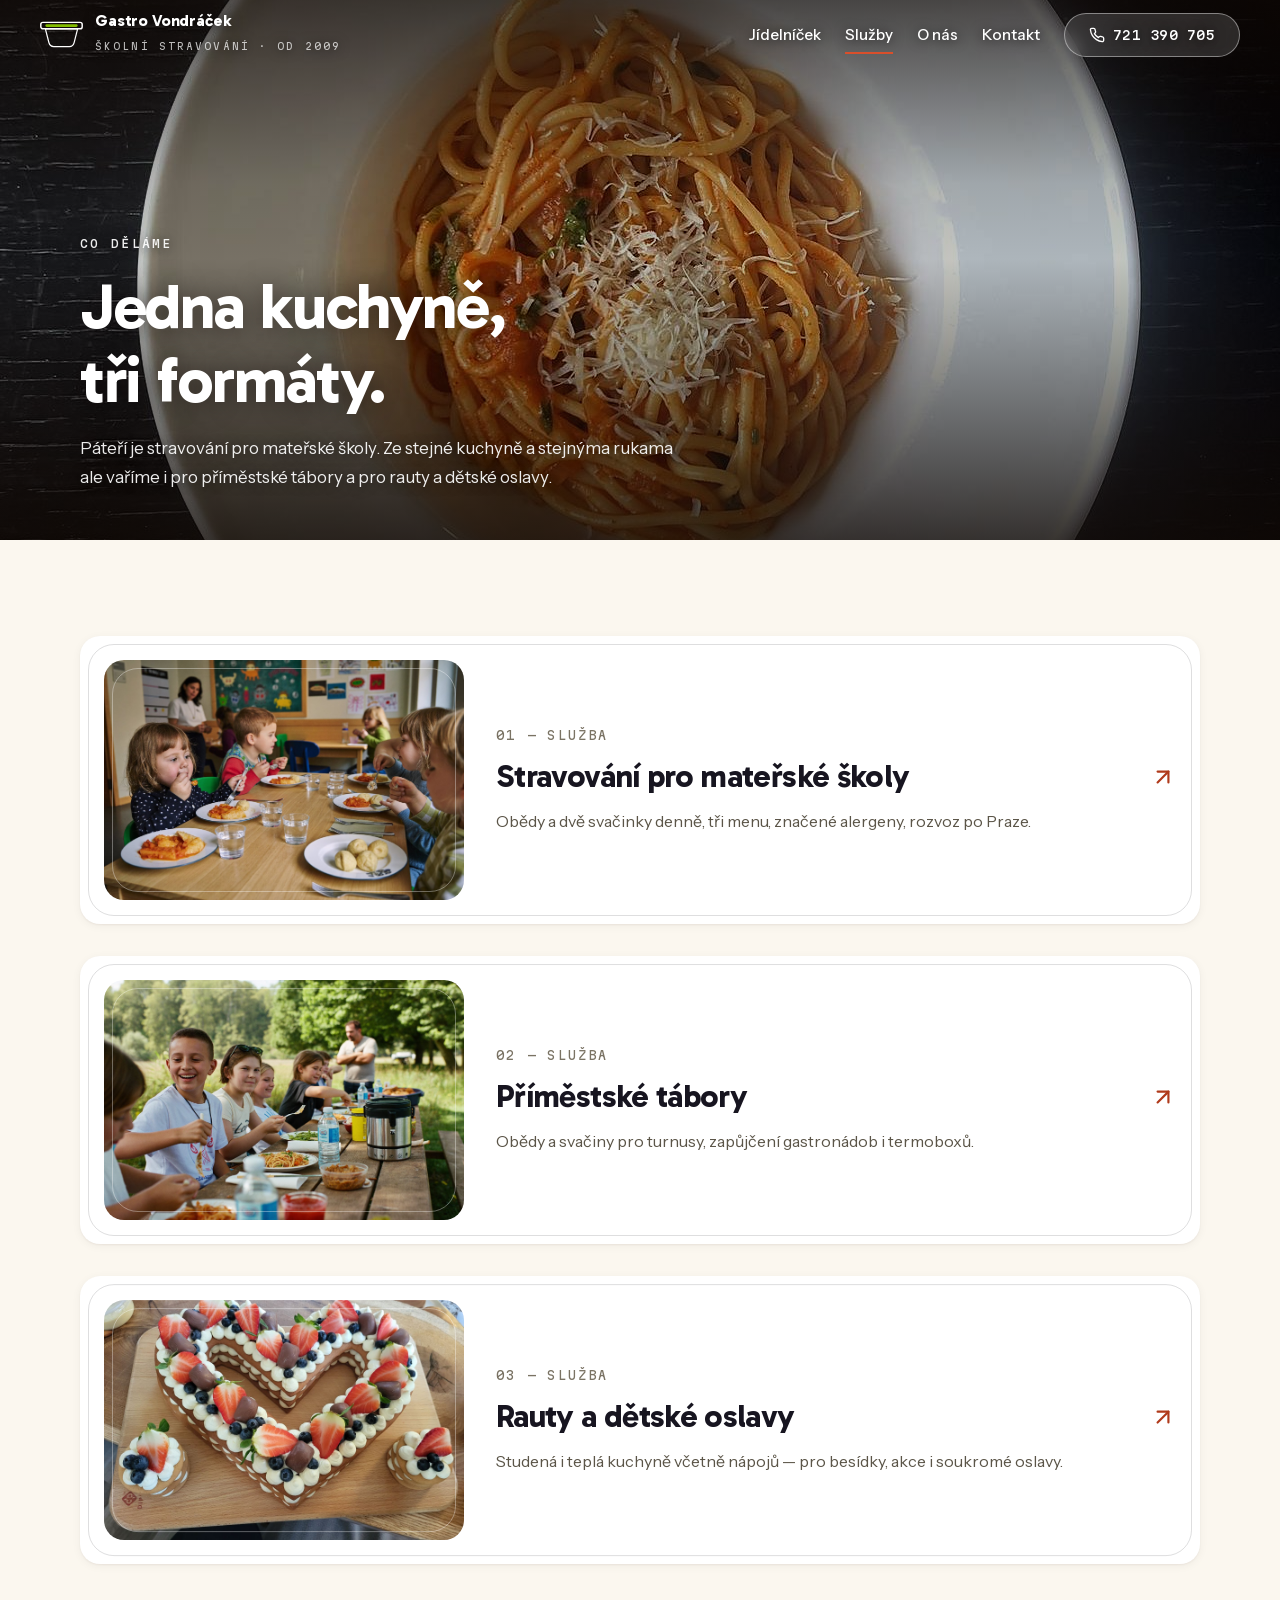
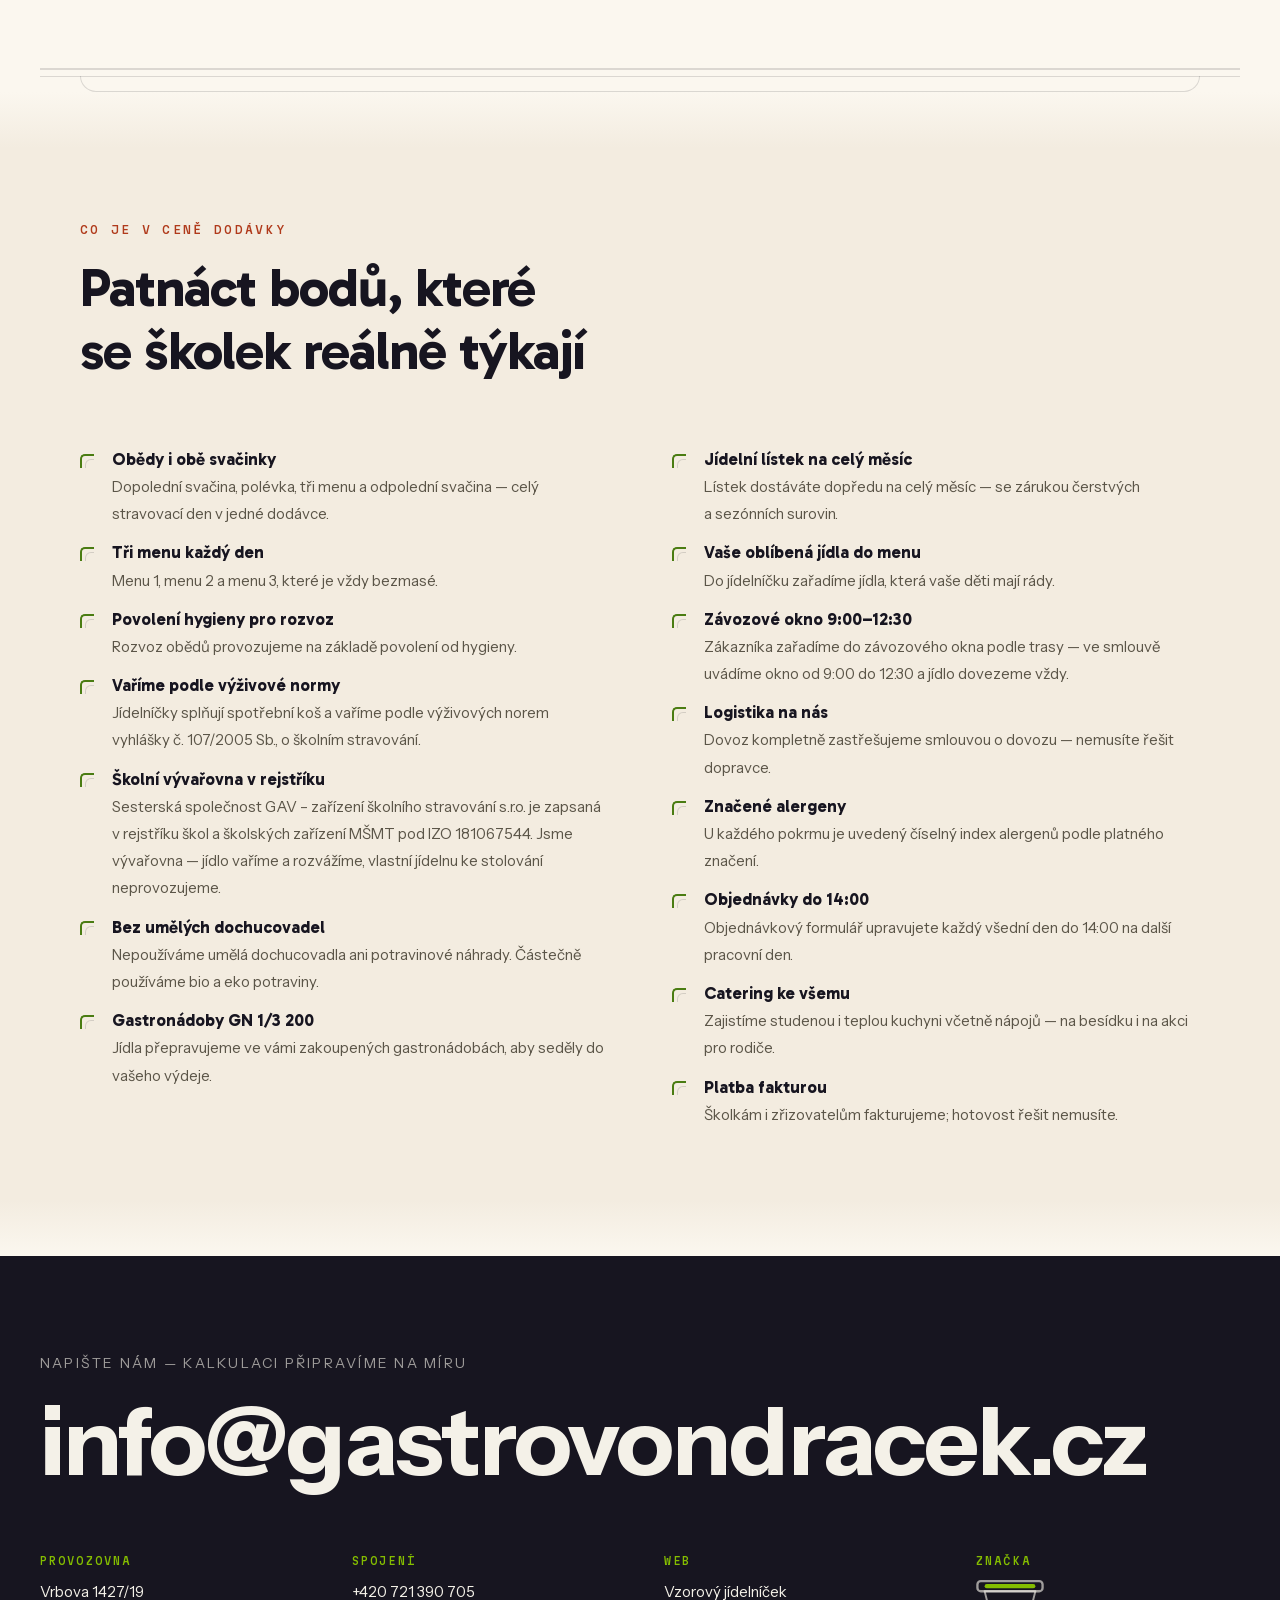
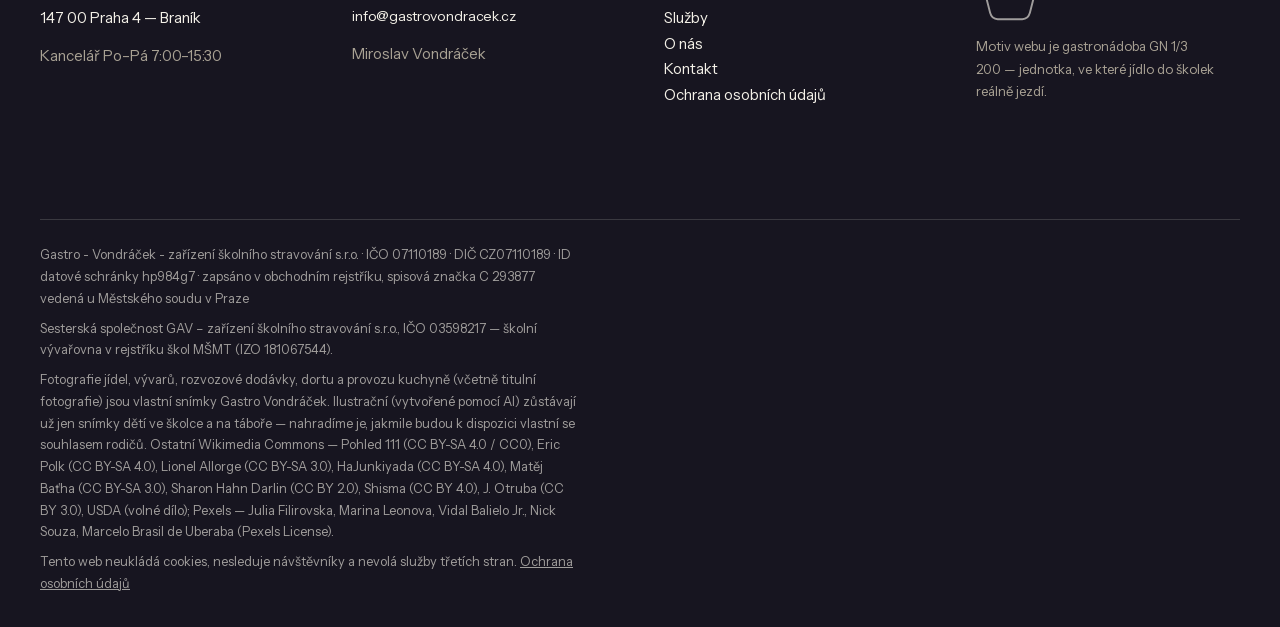
<file: sluzby/index.html>
<!DOCTYPE html><html lang="cs" class="__variable_5a063b __variable_1ca8cb __variable_a784e9"><head><meta charSet="utf-8"/><meta name="viewport" content="width=device-width, initial-scale=1"/><link rel="preload" href="/_next/static/media/7d28de41f17e98f2-s.p.woff2" as="font" crossorigin="" type="font/woff2"/><link rel="preload" href="/_next/static/media/adb45196eddef626-s.p.woff2" as="font" crossorigin="" type="font/woff2"/><link rel="preload" href="/_next/static/media/ef87c177b26f69d3-s.p.woff2" as="font" crossorigin="" type="font/woff2"/><link rel="preload" as="image" href="/images/spagety.jpg" fetchPriority="high"/><link rel="stylesheet" href="/_next/static/css/4a85f35416aa029e.css" data-precedence="next"/><link rel="preload" as="script" fetchPriority="low" href="/_next/static/chunks/webpack-882cfb55e115d433.js"/><script src="/_next/static/chunks/4bd1b696-dc81b35135595d90.js" async=""></script><script src="/_next/static/chunks/517-8e63033d2a03298e.js" async=""></script><script src="/_next/static/chunks/main-app-4ff18049c15e16bc.js" async=""></script><script src="/_next/static/chunks/app/layout-fd6f10f5c45244dc.js" async=""></script><script src="/_next/static/chunks/896-933556f303015ce8.js" async=""></script><script src="/_next/static/chunks/146-5965a30f3f63aabe.js" async=""></script><script src="/_next/static/chunks/301-415e531b064263c8.js" async=""></script><script src="/_next/static/chunks/app/sluzby/page-85eee28ee3630835.js" async=""></script><meta name="next-size-adjust" content=""/><title>Služby — stravování pro školky, tábory a rauty | Gastro Vondráček</title><meta name="description" content="Kompletní stravovací den pro mateřské školy, obědy pro příměstské tábory a catering pro rauty i dětské oslavy. Praha, rozvoz v gastronádobách GN 1/3 200."/><meta name="author" content="Gastro - Vondráček - zařízení školního stravování s.r.o."/><meta name="keywords" content="obědy do školky,stravování mateřské školy Praha,rozvoz obědů školky,příměstské tábory strava"/><meta property="og:title" content="Gastro Vondráček — obědy a svačinky pro pražské školky"/><meta property="og:description" content="Od roku 2009 vaříme obědy a dvě svačinky pro mateřské školy. Tři menu denně, menu 3 vždy bezmasé, značené alergeny."/><meta property="og:locale" content="cs_CZ"/><meta property="og:type" content="website"/><meta name="twitter:card" content="summary"/><meta name="twitter:title" content="Gastro Vondráček — obědy a svačinky pro pražské školky"/><meta name="twitter:description" content="Od roku 2009 vaříme obědy a dvě svačinky pro mateřské školy. Tři menu denně, menu 3 vždy bezmasé, značené alergeny."/><script src="/_next/static/chunks/polyfills-42372ed130431b0a.js" noModule=""></script></head><body><script type="application/ld+json">{"@context":"https://schema.org","@type":"FoodEstablishment","additionalType":"https://schema.org/LocalBusiness","name":"Gastro Vondráček","legalName":"Gastro - Vondráček - zařízení školního stravování s.r.o.","description":"Výroba, rozvoz a distribuce pokrmů do mateřských škol a školských zařízení, příměstské tábory a catering. Praha 4 Braník, od roku 2009.","foundingDate":"2009","servesCuisine":"Česká kuchyně pro dětské strávníky","telephone":"+420721390705","email":"info@gastrovondracek.cz","vatID":"CZ07110189","taxID":"07110189","address":{"@type":"PostalAddress","streetAddress":"Vrbova 1427/19","addressLocality":"Praha","postalCode":"147 00","addressCountry":"CZ"},"geo":{"@type":"GeoCoordinates","latitude":50.0321633,"longitude":14.4249308},"areaServed":{"@type":"City","name":"Praha"},"openingHoursSpecification":[{"@type":"OpeningHoursSpecification","dayOfWeek":["Monday","Tuesday","Wednesday","Thursday","Friday"],"opens":"07:00","closes":"15:30"}],"founder":{"@type":"Person","name":"Miroslav Vondráček"}}</script><a href="#obsah" class="znak-preskoc">Přeskočit na obsah</a><header class="hlavicka hlavicka--pruhledna" style="position:fixed;top:0;left:0;right:0;z-index:var(--z-nav, 50);transform:translateY(0);transition:transform 300ms var(--ease-panel, cubic-bezier(0.32, 0.72, 0, 1));will-change:transform"><div class="hlavicka-obal"><a class="znacka" style="color:#fff" href="/"><svg viewBox="0 0 320 208" width="43" height="28" fill="none" aria-hidden="true" focusable="false" style="display:block;flex:0 0 auto"><path d="M 40 58 L 280 58 L 254 160 Q 246 190 218 190 L 102 190 Q 74 190 66 160 Z" stroke="currentColor" stroke-width="9" stroke-linejoin="round"></path><rect x="6" y="10" width="308" height="48" rx="16" stroke="currentColor" stroke-width="11"></rect><rect x="40" y="24" width="240" height="20" rx="10" fill="#84bd00"></rect></svg><span><span class="znacka-text" style="display:block">Gastro Vondráček</span><span class="znacka-pod">Školní stravování · od 2009</span></span></a><nav class="menu" aria-label="Hlavní navigace" style="color:#fff"><a href="/jidelnicek/">Jídelníček</a><a aria-current="page" href="/sluzby/">Služby</a><a href="/o-nas/">O nás</a><a href="/kontakt/">Kontakt</a><a class="btn btn--svetly" href="tel:+420721390705" style="min-height:44px;padding:var(--sp-2) var(--sp-5);font-size:0.92rem"><svg xmlns="http://www.w3.org/2000/svg" width="16" height="16" viewBox="0 0 24 24" fill="none" stroke="currentColor" stroke-width="2" stroke-linecap="round" stroke-linejoin="round" class="lucide lucide-phone" aria-hidden="true"><path d="M22 16.92v3a2 2 0 0 1-2.18 2 19.79 19.79 0 0 1-8.63-3.07 19.5 19.5 0 0 1-6-6 19.79 19.79 0 0 1-3.07-8.67A2 2 0 0 1 4.11 2h3a2 2 0 0 1 2 1.72 12.84 12.84 0 0 0 .7 2.81 2 2 0 0 1-.45 2.11L8.09 9.91a16 16 0 0 0 6 6l1.27-1.27a2 2 0 0 1 2.11-.45 12.84 12.84 0 0 0 2.81.7A2 2 0 0 1 22 16.92z"></path></svg><span class="mono" style="font-size:0.82rem;letter-spacing:0.02em">721 390 705</span></a></nav><button class="hamburger" aria-expanded="false" aria-controls="mobil-menu" style="color:#fff"><svg xmlns="http://www.w3.org/2000/svg" width="18" height="18" viewBox="0 0 24 24" fill="none" stroke="currentColor" stroke-width="2" stroke-linecap="round" stroke-linejoin="round" class="lucide lucide-menu" aria-hidden="true"><line x1="4" x2="20" y1="12" y2="12"></line><line x1="4" x2="20" y1="6" y2="6"></line><line x1="4" x2="20" y1="18" y2="18"></line></svg><span style="font-size:0.9rem">Menu</span></button></div></header><header class="podhero"><img src="/images/spagety.jpg" alt="Milánské špagety sypané sýrem v bílé misce" width="1400" height="933" fetchPriority="high" loading="eager" decoding="async"/><div class="podhero-scrim"></div><div class="podhero-obsah"><p class="eyebrow eyebrow--svetlo">Co děláme</p><h1 style="margin-top:var(--sp-4)">Jedna kuchyně, tři formáty.</h1><p style="margin-top:var(--sp-4);font-size:1.06rem">Páteří je stravování pro mateřské školy. Ze stejné kuchyně a stejnýma rukama ale vaříme i pro příměstské tábory a pro rauty a dětské oslavy.</p></div></header><main id="obsah"><section class="sekce sekce--tesna"><div class="obal" style="display:grid;gap:var(--sp-6)"><div style="min-width:0;opacity:0;transform:translateY(30px)"><a class="gn-ram gn-ram--hover sluzba-radek" href="/sluzby/skolky/"><div class="gn-foto" style="aspect-ratio:3 / 2"><img src="/images/ai-ms-obed-deti.jpg" alt="Děti v mateřské škole obědvají u společného stolu (ilustrační snímek)" width="1400" height="933" loading="lazy" decoding="async"/></div><div><p class="mono" style="color:var(--muted-2);text-transform:uppercase">01<!-- --> — Služba</p><div class="sluzba-hlavicka"><h2>Stravování pro mateřské školy</h2><svg xmlns="http://www.w3.org/2000/svg" width="26" height="26" viewBox="0 0 24 24" fill="none" stroke="currentColor" stroke-width="2" stroke-linecap="round" stroke-linejoin="round" class="lucide lucide-arrow-up-right sluzba-sipka" aria-hidden="true"><path d="M7 7h10v10"></path><path d="M7 17 17 7"></path></svg></div><p class="perex sluzba-perex">Obědy a dvě svačinky denně, tři menu, značené alergeny, rozvoz po Praze.</p></div></a></div><div style="min-width:0;opacity:0;transform:translateY(30px)"><a class="gn-ram gn-ram--hover sluzba-radek" href="/sluzby/primestske-tabory/"><div class="gn-foto" style="aspect-ratio:3 / 2"><img src="/images/ai-tabor-obed-venku.jpg" alt="Děti na příměstském táboře obědvají venku u dřevěných stolů (ilustrační snímek)" width="1400" height="933" loading="lazy" decoding="async"/></div><div><p class="mono" style="color:var(--muted-2);text-transform:uppercase">02<!-- --> — Služba</p><div class="sluzba-hlavicka"><h2>Příměstské tábory</h2><svg xmlns="http://www.w3.org/2000/svg" width="26" height="26" viewBox="0 0 24 24" fill="none" stroke="currentColor" stroke-width="2" stroke-linecap="round" stroke-linejoin="round" class="lucide lucide-arrow-up-right sluzba-sipka" aria-hidden="true"><path d="M7 7h10v10"></path><path d="M7 17 17 7"></path></svg></div><p class="perex sluzba-perex">Obědy a svačiny pro turnusy, zapůjčení gastronádob i termoboxů.</p></div></a></div><div style="min-width:0;opacity:0;transform:translateY(30px)"><a class="gn-ram gn-ram--hover sluzba-radek" href="/sluzby/rauty-a-oslavy/"><div class="gn-foto" style="aspect-ratio:3 / 2"><img src="/images/dort-srdce.jpg" alt="Dort ve tvaru srdce s jahodami, borůvkami a šlehačkou z naší cukrářské výroby" width="1400" height="933" loading="lazy" decoding="async"/></div><div><p class="mono" style="color:var(--muted-2);text-transform:uppercase">03<!-- --> — Služba</p><div class="sluzba-hlavicka"><h2>Rauty a dětské oslavy</h2><svg xmlns="http://www.w3.org/2000/svg" width="26" height="26" viewBox="0 0 24 24" fill="none" stroke="currentColor" stroke-width="2" stroke-linecap="round" stroke-linejoin="round" class="lucide lucide-arrow-up-right sluzba-sipka" aria-hidden="true"><path d="M7 7h10v10"></path><path d="M7 17 17 7"></path></svg></div><p class="perex sluzba-perex">Studená i teplá kuchyně včetně nápojů — pro besídky, akce i soukromé oslavy.</p></div></a></div></div></section><div class="obal-siroky"><div class="sev-gn" aria-hidden="true"><i></i></div></div><section class="sekce sekce--krem" aria-labelledby="obsah-h"><div class="obal"><div style="max-width:46ch"><p class="eyebrow">Co je v ceně dodávky</p><h2 class="h-sekce" id="obsah-h" style="margin-top:var(--sp-4)">Patnáct bodů, které se školek reálně týkají</h2></div><ul class="gn-seznam dva-sloupce" style="margin-top:var(--sp-8)"><li style="break-inside:avoid"><b style="font-family:var(--ff-display)">Obědy i obě svačinky</b><br/><span class="mala">Dopolední svačina, polévka, tři menu a odpolední svačina — celý stravovací den v jedné dodávce.</span></li><li style="break-inside:avoid"><b style="font-family:var(--ff-display)">Tři menu každý den</b><br/><span class="mala">Menu 1, menu 2 a menu 3, které je vždy bezmasé.</span></li><li style="break-inside:avoid"><b style="font-family:var(--ff-display)">Povolení hygieny pro rozvoz</b><br/><span class="mala">Rozvoz obědů provozujeme na základě povolení od hygieny.</span></li><li style="break-inside:avoid"><b style="font-family:var(--ff-display)">Vaříme podle výživové normy</b><br/><span class="mala">Jídelníčky splňují spotřební koš a vaříme podle výživových norem vyhlášky č. 107/2005 Sb., o školním stravování.</span></li><li style="break-inside:avoid"><b style="font-family:var(--ff-display)">Školní vývařovna v rejstříku</b><br/><span class="mala">Sesterská společnost GAV – zařízení školního stravování s.r.o. je zapsaná v rejstříku škol a školských zařízení MŠMT pod IZO 181067544. Jsme vývařovna — jídlo vaříme a rozvážíme, vlastní jídelnu ke stolování neprovozujeme.</span></li><li style="break-inside:avoid"><b style="font-family:var(--ff-display)">Bez umělých dochucovadel</b><br/><span class="mala">Nepoužíváme umělá dochucovadla ani potravinové náhrady. Částečně používáme bio a eko potraviny.</span></li><li style="break-inside:avoid"><b style="font-family:var(--ff-display)">Gastronádoby GN 1/3 200</b><br/><span class="mala">Jídla přepravujeme ve vámi zakoupených gastronádobách, aby seděly do vašeho výdeje.</span></li><li style="break-inside:avoid"><b style="font-family:var(--ff-display)">Jídelní lístek na celý měsíc</b><br/><span class="mala">Lístek dostáváte dopředu na celý měsíc — se zárukou čerstvých a sezónních surovin.</span></li><li style="break-inside:avoid"><b style="font-family:var(--ff-display)">Vaše oblíbená jídla do menu</b><br/><span class="mala">Do jídelníčku zařadíme jídla, která vaše děti mají rády.</span></li><li style="break-inside:avoid"><b style="font-family:var(--ff-display)">Závozové okno 9:00–12:30</b><br/><span class="mala">Zákazníka zařadíme do závozového okna podle trasy — ve smlouvě uvádíme okno od 9:00 do 12:30 a jídlo dovezeme vždy.</span></li><li style="break-inside:avoid"><b style="font-family:var(--ff-display)">Logistika na nás</b><br/><span class="mala">Dovoz kompletně zastřešujeme smlouvou o dovozu — nemusíte řešit dopravce.</span></li><li style="break-inside:avoid"><b style="font-family:var(--ff-display)">Značené alergeny</b><br/><span class="mala">U každého pokrmu je uvedený číselný index alergenů podle platného značení.</span></li><li style="break-inside:avoid"><b style="font-family:var(--ff-display)">Objednávky do 14:00</b><br/><span class="mala">Objednávkový formulář upravujete každý všední den do 14:00 na další pracovní den.</span></li><li style="break-inside:avoid"><b style="font-family:var(--ff-display)">Catering ke všemu</b><br/><span class="mala">Zajistíme studenou i teplou kuchyni včetně nápojů — na besídku i na akci pro rodiče.</span></li><li style="break-inside:avoid"><b style="font-family:var(--ff-display)">Platba fakturou</b><br/><span class="mala">Školkám i zřizovatelům fakturujeme; hotovost řešit nemusíte.</span></li></ul></div></section></main><footer class="paticka" style="position:relative;background:var(--paticka-bg, var(--noc, #101114));color:var(--paticka-text, #f2f0ea);padding:var(--sp-9, 96px) var(--gutter, 24px) var(--sp-6, 32px)"><div style="max-width:var(--container, 1200px);margin:0 auto"><p style="font-size:var(--fs-sm, 14px);letter-spacing:var(--tracking-wide, 0.16em);text-transform:uppercase;color:var(--paticka-muted, rgba(242,240,234,0.6));margin-bottom:var(--sp-4, 16px)">Napište nám — kalkulaci připravíme na míru</p><a href="mailto:info@gastrovondracek.cz?subject=Popt%C3%A1vka%20stravov%C3%A1n%C3%AD%20%E2%80%94%20%C5%A1kolka" style="display:block;font-size:clamp(1.5rem, calc((100vw - 2 * var(--gutter, 24px)) / 12.65), 7rem);line-height:1.04;letter-spacing:var(--tracking-tight, -0.02em);font-weight:700;text-decoration:none;white-space:nowrap;max-width:100%">info@gastrovondracek.cz</a><div style="margin-top:var(--sp-8, 64px);display:flex;flex-wrap:wrap;gap:var(--sp-7, 48px);justify-content:space-between;align-items:flex-end"><div style="display:grid;grid-template-columns:repeat(auto-fit, minmax(200px, 1fr));gap:var(--sp-7);width:100%"><div class="paticka-sloupec"><h4>Provozovna</h4><p>Vrbova 1427/19<br/>147 00<!-- --> <!-- -->Praha 4 — Braník</p><p style="margin-top:var(--sp-3);color:var(--noc-muted)">Kancelář <!-- -->Po–Pá 7:00–15:30</p></div><div class="paticka-sloupec"><h4>Spojení</h4><a href="tel:+420721390705">+420 721 390 705</a><a class="email-radek" href="mailto:info@gastrovondracek.cz">info@gastrovondracek.cz</a><p style="margin-top:var(--sp-3);color:var(--noc-muted)">Miroslav Vondráček</p></div><div class="paticka-sloupec"><h4>Web</h4><a href="/jidelnicek/">Vzorový jídelníček</a><a href="/sluzby/">Služby</a><a href="/o-nas/">O nás</a><a href="/kontakt/">Kontakt</a><a href="/gdpr/">Ochrana osobních údajů</a></div><div class="paticka-sloupec"><h4>Značka</h4><svg viewBox="0 0 320 208" width="68" height="44" fill="none" aria-hidden="true" focusable="false" style="display:block;flex:0 0 auto"><path d="M 40 58 L 280 58 L 254 160 Q 246 190 218 190 L 102 190 Q 74 190 66 160 Z" stroke="rgba(244,241,232,0.62)" stroke-width="9" stroke-linejoin="round"></path><rect x="6" y="10" width="308" height="48" rx="16" stroke="rgba(244,241,232,0.62)" stroke-width="11"></rect><rect x="40" y="24" width="240" height="20" rx="10" fill="var(--green)"></rect></svg><p style="margin-top:var(--sp-3);color:var(--noc-muted);font-size:0.82rem">Motiv webu je gastronádoba GN 1/3 200 — jednotka, ve které jídlo do školek reálně jezdí.</p></div></div><div class="paticka-tiraz" style="width:100%"><p>Gastro - Vondráček - zařízení školního stravování s.r.o.<!-- --> · IČO <!-- -->07110189<!-- --> · DIČ <!-- -->CZ07110189<!-- --> · ID datové schránky <!-- -->hp984g7<!-- --> · <!-- -->zapsáno v obchodním rejstříku, spisová značka C 293877 vedená u Městského soudu v Praze</p><p style="margin-top:var(--sp-2)">Sesterská společnost GAV – zařízení školního stravování s.r.o., IČO 03598217 — školní vývařovna v rejstříku škol MŠMT (IZO 181067544).</p><p style="margin-top:var(--sp-2)">Fotografie jídel, vývarů, rozvozové dodávky, dortu a provozu kuchyně (včetně titulní fotografie) jsou vlastní snímky Gastro Vondráček. Ilustrační (vytvořené pomocí AI) zůstávají už jen snímky dětí ve školce a na táboře — nahradíme je, jakmile budou k dispozici vlastní se souhlasem rodičů. Ostatní Wikimedia Commons — Pohled 111 (CC BY-SA 4.0 / CC0), Eric Polk (CC BY-SA 4.0), Lionel Allorge (CC BY-SA 3.0), HaJunkiyada (CC BY-SA 4.0), Matěj Baťha (CC BY-SA 3.0), Sharon Hahn Darlin (CC BY 2.0), Shisma (CC BY 4.0), J. Otruba (CC BY 3.0), USDA (volné dílo); Pexels — Julia Filirovska, Marina Leonova, Vidal Balielo Jr., Nick Souza, Marcelo Brasil de Uberaba (Pexels License).</p><p style="margin-top:var(--sp-2)">Tento web neukládá cookies, nesleduje návštěvníky a nevolá služby třetích stran.<!-- --> <a href="/gdpr/">Ochrana osobních údajů</a></p></div></div></div></footer><script src="/_next/static/chunks/webpack-882cfb55e115d433.js" async=""></script><script>(self.__next_f=self.__next_f||[]).push([0])</script><script>self.__next_f.push([1,"1:\"$Sreact.fragment\"\n3:I[651,[\"177\",\"static/chunks/app/layout-fd6f10f5c45244dc.js\"],\"default\"]\n4:I[9712,[\"177\",\"static/chunks/app/layout-fd6f10f5c45244dc.js\"],\"default\"]\n5:I[5244,[],\"\"]\n6:I[3866,[],\"\"]\n7:I[1301,[\"896\",\"static/chunks/896-933556f303015ce8.js\",\"146\",\"static/chunks/146-5965a30f3f63aabe.js\",\"301\",\"static/chunks/301-415e531b064263c8.js\",\"850\",\"static/chunks/app/sluzby/page-85eee28ee3630835.js\"],\"default\"]\n8:I[4625,[\"896\",\"static/chunks/896-933556f303015ce8.js\",\"146\",\"static/chunks/146-5965a30f3f63aabe.js\",\"301\",\"static/chunks/301-415e531b064263c8.js\",\"850\",\"static/chunks/app/sluzby/page-85eee28ee3630835.js\"],\"Reveal\"]\n9:I[8173,[\"896\",\"static/chunks/896-933556f303015ce8.js\",\"146\",\"static/chunks/146-5965a30f3f63aabe.js\",\"301\",\"static/chunks/301-415e531b064263c8.js\",\"850\",\"static/chunks/app/sluzby/page-85eee28ee3630835.js\"],\"\"]\na:I[6213,[],\"OutletBoundary\"]\nc:I[6213,[],\"MetadataBoundary\"]\ne:I[6213,[],\"ViewportBoundary\"]\n10:I[4835,[],\"\"]\n:HL[\"/_next/static/media/7d28de41f17e98f2-s.p.woff2\",\"font\",{\"crossOrigin\":\"\",\"type\":\"font/woff2\"}]\n:HL[\"/_next/static/media/adb45196eddef626-s.p.woff2\",\"font\",{\"crossOrigin\":\"\",\"type\":\"font/woff2\"}]\n:HL[\"/_next/static/media/ef87c177b26f69d3-s.p.woff2\",\"font\",{\"crossOrigin\":\"\",\"type\":\"font/woff2\"}]\n:HL[\"/_next/static/css/4a85f35416aa029e.css\",\"style\"]\n2:T424,{\"@context\":\"https://schema.org\",\"@type\":\"FoodEstablishment\",\"additionalType\":\"https://schema.org/LocalBusiness\",\"name\":\"Gastro Vondráček\",\"legalName\":\"Gastro - Vondráček - zařízení školního stravování s.r.o.\",\"description\":\"Výroba, rozvoz a distribuce pokrmů do mateřských škol a školských zařízení, příměstské tábory a catering. Praha 4 Braník, od roku 2009.\",\"foundingDate\":\"2009\",\"servesCuisine\":\"Česká kuchyně pro dětské strávníky\",\"telephone\":\"+420721390705\",\"email\":\"info@gastrovondracek.cz\",\"vatID\":\"CZ07110189\",\"taxID\":\"07110189\",\"address\":{\"@type\":\"PostalAddress\",\"streetAddress\":\"Vrbova 1427/19\",\"addressLocality\":\"Praha\",\"postalCode\":\"147 00\",\"addressCountry\":\"CZ\"},\"geo\":{\"@type\":\""])</script><script>self.__next_f.push([1,"GeoCoordinates\",\"latitude\":50.0321633,\"longitude\":14.4249308},\"areaServed\":{\"@type\":\"City\",\"name\":\"Praha\"},\"openingHoursSpecification\":[{\"@type\":\"OpeningHoursSpecification\",\"dayOfWeek\":[\"Monday\",\"Tuesday\",\"Wednesday\",\"Thursday\",\"Friday\"],\"opens\":\"07:00\",\"closes\":\"15:30\"}],\"founder\":{\"@type\":\"Person\",\"name\":\"Miroslav Vondráček\"}}"])</script><script>self.__next_f.push([1,"0:{\"P\":null,\"b\":\"14ont_6-xexrK0aLjN0W8\",\"p\":\"\",\"c\":[\"\",\"sluzby\",\"\"],\"i\":false,\"f\":[[[\"\",{\"children\":[\"sluzby\",{\"children\":[\"__PAGE__\",{}]}]},\"$undefined\",\"$undefined\",true],[\"\",[\"$\",\"$1\",\"c\",{\"children\":[[[\"$\",\"link\",\"0\",{\"rel\":\"stylesheet\",\"href\":\"/_next/static/css/4a85f35416aa029e.css\",\"precedence\":\"next\",\"crossOrigin\":\"$undefined\",\"nonce\":\"$undefined\"}]],[\"$\",\"html\",null,{\"lang\":\"cs\",\"className\":\"__variable_5a063b __variable_1ca8cb __variable_a784e9\",\"children\":[\"$\",\"body\",null,{\"children\":[[\"$\",\"script\",null,{\"type\":\"application/ld+json\",\"dangerouslySetInnerHTML\":{\"__html\":\"$2\"}}],[\"$\",\"$L3\",null,{}],[\"$\",\"a\",null,{\"href\":\"#obsah\",\"className\":\"znak-preskoc\",\"children\":\"Přeskočit na obsah\"}],[\"$\",\"$L4\",null,{\"children\":[\"$\",\"$L5\",null,{\"parallelRouterKey\":\"children\",\"segmentPath\":[\"children\"],\"error\":\"$undefined\",\"errorStyles\":\"$undefined\",\"errorScripts\":\"$undefined\",\"template\":[\"$\",\"$L6\",null,{}],\"templateStyles\":\"$undefined\",\"templateScripts\":\"$undefined\",\"notFound\":[[],[[\"$\",\"title\",null,{\"children\":\"404: This page could not be found.\"}],[\"$\",\"div\",null,{\"style\":{\"fontFamily\":\"system-ui,\\\"Segoe UI\\\",Roboto,Helvetica,Arial,sans-serif,\\\"Apple Color Emoji\\\",\\\"Segoe UI Emoji\\\"\",\"height\":\"100vh\",\"textAlign\":\"center\",\"display\":\"flex\",\"flexDirection\":\"column\",\"alignItems\":\"center\",\"justifyContent\":\"center\"},\"children\":[\"$\",\"div\",null,{\"children\":[[\"$\",\"style\",null,{\"dangerouslySetInnerHTML\":{\"__html\":\"body{color:#000;background:#fff;margin:0}.next-error-h1{border-right:1px solid rgba(0,0,0,.3)}@media (prefers-color-scheme:dark){body{color:#fff;background:#000}.next-error-h1{border-right:1px solid rgba(255,255,255,.3)}}\"}}],[\"$\",\"h1\",null,{\"className\":\"next-error-h1\",\"style\":{\"display\":\"inline-block\",\"margin\":\"0 20px 0 0\",\"padding\":\"0 23px 0 0\",\"fontSize\":24,\"fontWeight\":500,\"verticalAlign\":\"top\",\"lineHeight\":\"49px\"},\"children\":404}],[\"$\",\"div\",null,{\"style\":{\"display\":\"inline-block\"},\"children\":[\"$\",\"h2\",null,{\"style\":{\"fontSize\":14,\"fontWeight\":400,\"lineHeight\":\"49px\",\"margin\":0},\"children\":\"This page could not be found.\"}]}]]}]}]]],\"forbidden\":\"$undefined\",\"unauthorized\":\"$undefined\"}]}]]}]}]]}],{\"children\":[\"sluzby\",[\"$\",\"$1\",\"c\",{\"children\":[null,[\"$\",\"$L5\",null,{\"parallelRouterKey\":\"children\",\"segmentPath\":[\"children\",\"sluzby\",\"children\"],\"error\":\"$undefined\",\"errorStyles\":\"$undefined\",\"errorScripts\":\"$undefined\",\"template\":[\"$\",\"$L6\",null,{}],\"templateStyles\":\"$undefined\",\"templateScripts\":\"$undefined\",\"notFound\":\"$undefined\",\"forbidden\":\"$undefined\",\"unauthorized\":\"$undefined\"}]]}],{\"children\":[\"__PAGE__\",[\"$\",\"$1\",\"c\",{\"children\":[[[\"$\",\"$L7\",null,{\"pruhledna\":true,\"aktivni\":\"/sluzby/\"}],[\"$\",\"header\",null,{\"className\":\"podhero\",\"children\":[[\"$\",\"img\",null,{\"src\":\"/images/spagety.jpg\",\"alt\":\"Milánské špagety sypané sýrem v bílé misce\",\"width\":1400,\"height\":933,\"fetchPriority\":\"high\",\"loading\":\"eager\",\"decoding\":\"async\"}],[\"$\",\"div\",null,{\"className\":\"podhero-scrim\"}],[\"$\",\"div\",null,{\"className\":\"podhero-obsah\",\"children\":[[\"$\",\"p\",null,{\"className\":\"eyebrow eyebrow--svetlo\",\"children\":\"Co děláme\"}],[\"$\",\"h1\",null,{\"style\":{\"marginTop\":\"var(--sp-4)\"},\"children\":\"Jedna kuchyně, tři formáty.\"}],[\"$\",\"p\",null,{\"style\":{\"marginTop\":\"var(--sp-4)\",\"fontSize\":\"1.06rem\"},\"children\":\"Páteří je stravování pro mateřské školy. Ze stejné kuchyně a stejnýma rukama ale vaříme i pro příměstské tábory a pro rauty a dětské oslavy.\"}]]}]]}],[\"$\",\"main\",null,{\"id\":\"obsah\",\"children\":[[\"$\",\"section\",null,{\"className\":\"sekce sekce--tesna\",\"children\":[\"$\",\"div\",null,{\"className\":\"obal\",\"style\":{\"display\":\"grid\",\"gap\":\"var(--sp-6)\"},\"children\":[[\"$\",\"$L8\",\"skolky\",{\"delay\":0,\"children\":[\"$\",\"$L9\",null,{\"href\":\"/sluzby/skolky/\",\"className\":\"gn-ram gn-ram--hover sluzba-radek\",\"children\":[[\"$\",\"div\",null,{\"className\":\"gn-foto\",\"style\":{\"aspectRatio\":\"3 / 2\"},\"children\":[\"$\",\"img\",null,{\"src\":\"/images/ai-ms-obed-deti.jpg\",\"alt\":\"Děti v mateřské škole obědvají u společného stolu (ilustrační snímek)\",\"width\":1400,\"height\":933,\"loading\":\"lazy\",\"decoding\":\"async\"}]}],[\"$\",\"div\",null,{\"children\":[[\"$\",\"p\",null,{\"className\":\"mono\",\"style\":{\"color\":\"var(--muted-2)\",\"textTransform\":\"uppercase\"},\"children\":[\"01\",\" — Služba\"]}],[\"$\",\"div\",null,{\"className\":\"sluzba-hlavicka\",\"children\":[[\"$\",\"h2\",null,{\"children\":\"Stravování pro mateřské školy\"}],[\"$\",\"svg\",null,{\"ref\":\"$undefined\",\"xmlns\":\"http://www.w3.org/2000/svg\",\"width\":26,\"height\":26,\"viewBox\":\"0 0 24 24\",\"fill\":\"none\",\"stroke\":\"currentColor\",\"strokeWidth\":2,\"strokeLinecap\":\"round\",\"strokeLinejoin\":\"round\",\"className\":\"lucide lucide-arrow-up-right sluzba-sipka\",\"aria-hidden\":true,\"children\":[[\"$\",\"path\",\"1tivn9\",{\"d\":\"M7 7h10v10\"}],[\"$\",\"path\",\"1vkiza\",{\"d\":\"M7 17 17 7\"}],\"$undefined\"]}]]}],[\"$\",\"p\",null,{\"className\":\"perex sluzba-perex\",\"children\":\"Obědy a dvě svačinky denně, tři menu, značené alergeny, rozvoz po Praze.\"}]]}]]}]}],[\"$\",\"$L8\",\"primestske-tabory\",{\"delay\":0.06,\"children\":[\"$\",\"$L9\",null,{\"href\":\"/sluzby/primestske-tabory/\",\"className\":\"gn-ram gn-ram--hover sluzba-radek\",\"children\":[[\"$\",\"div\",null,{\"className\":\"gn-foto\",\"style\":{\"aspectRatio\":\"3 / 2\"},\"children\":[\"$\",\"img\",null,{\"src\":\"/images/ai-tabor-obed-venku.jpg\",\"alt\":\"Děti na příměstském táboře obědvají venku u dřevěných stolů (ilustrační snímek)\",\"width\":1400,\"height\":933,\"loading\":\"lazy\",\"decoding\":\"async\"}]}],[\"$\",\"div\",null,{\"children\":[[\"$\",\"p\",null,{\"className\":\"mono\",\"style\":{\"color\":\"var(--muted-2)\",\"textTransform\":\"uppercase\"},\"children\":[\"02\",\" — Služba\"]}],[\"$\",\"div\",null,{\"className\":\"sluzba-hlavicka\",\"children\":[[\"$\",\"h2\",null,{\"children\":\"Příměstské tábory\"}],[\"$\",\"svg\",null,{\"ref\":\"$undefined\",\"xmlns\":\"http://www.w3.org/2000/svg\",\"width\":26,\"height\":26,\"viewBox\":\"0 0 24 24\",\"fill\":\"none\",\"stroke\":\"currentColor\",\"strokeWidth\":2,\"strokeLinecap\":\"round\",\"strokeLinejoin\":\"round\",\"className\":\"lucide lucide-arrow-up-right sluzba-sipka\",\"aria-hidden\":true,\"children\":[[\"$\",\"path\",\"1tivn9\",{\"d\":\"M7 7h10v10\"}],[\"$\",\"path\",\"1vkiza\",{\"d\":\"M7 17 17 7\"}],\"$undefined\"]}]]}],[\"$\",\"p\",null,{\"className\":\"perex sluzba-perex\",\"children\":\"Obědy a svačiny pro turnusy, zapůjčení gastronádob i termoboxů.\"}]]}]]}]}],[\"$\",\"$L8\",\"rauty-a-oslavy\",{\"delay\":0.12,\"children\":[\"$\",\"$L9\",null,{\"href\":\"/sluzby/rauty-a-oslavy/\",\"className\":\"gn-ram gn-ram--hover sluzba-radek\",\"children\":[[\"$\",\"div\",null,{\"className\":\"gn-foto\",\"style\":{\"aspectRatio\":\"3 / 2\"},\"children\":[\"$\",\"img\",null,{\"src\":\"/images/dort-srdce.jpg\",\"alt\":\"Dort ve tvaru srdce s jahodami, borůvkami a šlehačkou z naší cukrářské výroby\",\"width\":1400,\"height\":933,\"loading\":\"lazy\",\"decoding\":\"async\"}]}],[\"$\",\"div\",null,{\"children\":[[\"$\",\"p\",null,{\"className\":\"mono\",\"style\":{\"color\":\"var(--muted-2)\",\"textTransform\":\"uppercase\"},\"children\":[\"03\",\" — Služba\"]}],[\"$\",\"div\",null,{\"className\":\"sluzba-hlavicka\",\"children\":[[\"$\",\"h2\",null,{\"children\":\"Rauty a dětské oslavy\"}],[\"$\",\"svg\",null,{\"ref\":\"$undefined\",\"xmlns\":\"http://www.w3.org/2000/svg\",\"width\":26,\"height\":26,\"viewBox\":\"0 0 24 24\",\"fill\":\"none\",\"stroke\":\"currentColor\",\"strokeWidth\":2,\"strokeLinecap\":\"round\",\"strokeLinejoin\":\"round\",\"className\":\"lucide lucide-arrow-up-right sluzba-sipka\",\"aria-hidden\":true,\"children\":[[\"$\",\"path\",\"1tivn9\",{\"d\":\"M7 7h10v10\"}],[\"$\",\"path\",\"1vkiza\",{\"d\":\"M7 17 17 7\"}],\"$undefined\"]}]]}],[\"$\",\"p\",null,{\"className\":\"perex sluzba-perex\",\"children\":\"Studená i teplá kuchyně včetně nápojů — pro besídky, akce i soukromé oslavy.\"}]]}]]}]}]]}]}],[\"$\",\"div\",null,{\"className\":\"obal-siroky\",\"children\":[\"$\",\"div\",null,{\"className\":\"sev-gn\",\"style\":\"$undefined\",\"aria-hidden\":\"true\",\"children\":[\"$\",\"i\",null,{}]}]}],[\"$\",\"section\",null,{\"className\":\"sekce sekce--krem\",\"aria-labelledby\":\"obsah-h\",\"children\":[\"$\",\"div\",null,{\"className\":\"obal\",\"children\":[[\"$\",\"div\",null,{\"style\":{\"maxWidth\":\"46ch\"},\"children\":[[\"$\",\"p\",null,{\"className\":\"eyebrow\",\"children\":\"Co je v ceně dodávky\"}],[\"$\",\"h2\",null,{\"className\":\"h-sekce\",\"id\":\"obsah-h\",\"style\":{\"marginTop\":\"var(--sp-4)\"},\"children\":\"Patnáct bodů, které se školek reálně týkají\"}]]}],[\"$\",\"ul\",null,{\"className\":\"gn-seznam dva-sloupce\",\"style\":{\"marginTop\":\"var(--sp-8)\"},\"children\":[[\"$\",\"li\",\"Obědy i obě svačinky\",{\"style\":{\"breakInside\":\"avoid\"},\"children\":[[\"$\",\"b\",null,{\"style\":{\"fontFamily\":\"var(--ff-display)\"},\"children\":\"Obědy i obě svačinky\"}],[\"$\",\"br\",null,{}],[\"$\",\"span\",null,{\"className\":\"mala\",\"children\":\"Dopolední svačina, polévka, tři menu a odpolední svačina — celý stravovací den v jedné dodávce.\"}]]}],[\"$\",\"li\",\"Tři menu každý den\",{\"style\":{\"breakInside\":\"avoid\"},\"children\":[[\"$\",\"b\",null,{\"style\":{\"fontFamily\":\"var(--ff-display)\"},\"children\":\"Tři menu každý den\"}],[\"$\",\"br\",null,{}],[\"$\",\"span\",null,{\"className\":\"mala\",\"children\":\"Menu 1, menu 2 a menu 3, které je vždy bezmasé.\"}]]}],[\"$\",\"li\",\"Povolení hygieny pro rozvoz\",{\"style\":{\"breakInside\":\"avoid\"},\"children\":[[\"$\",\"b\",null,{\"style\":{\"fontFamily\":\"var(--ff-display)\"},\"children\":\"Povolení hygieny pro rozvoz\"}],[\"$\",\"br\",null,{}],[\"$\",\"span\",null,{\"className\":\"mala\",\"children\":\"Rozvoz obědů provozujeme na základě povolení od hygieny.\"}]]}],[\"$\",\"li\",\"Vaříme podle výživové normy\",{\"style\":{\"breakInside\":\"avoid\"},\"children\":[[\"$\",\"b\",null,{\"style\":{\"fontFamily\":\"var(--ff-display)\"},\"children\":\"Vaříme podle výživové normy\"}],[\"$\",\"br\",null,{}],[\"$\",\"span\",null,{\"className\":\"mala\",\"children\":\"Jídelníčky splňují spotřební koš a vaříme podle výživových norem vyhlášky č. 107/2005 Sb., o školním stravování.\"}]]}],[\"$\",\"li\",\"Školní vývařovna v rejstříku\",{\"style\":{\"breakInside\":\"avoid\"},\"children\":[[\"$\",\"b\",null,{\"style\":{\"fontFamily\":\"var(--ff-display)\"},\"children\":\"Školní vývařovna v rejstříku\"}],[\"$\",\"br\",null,{}],[\"$\",\"span\",null,{\"className\":\"mala\",\"children\":\"Sesterská společnost GAV – zařízení školního stravování s.r.o. je zapsaná v rejstříku škol a školských zařízení MŠMT pod IZO 181067544. Jsme vývařovna — jídlo vaříme a rozvážíme, vlastní jídelnu ke stolování neprovozujeme.\"}]]}],[\"$\",\"li\",\"Bez umělých dochucovadel\",{\"style\":{\"breakInside\":\"avoid\"},\"children\":[[\"$\",\"b\",null,{\"style\":{\"fontFamily\":\"var(--ff-display)\"},\"children\":\"Bez umělých dochucovadel\"}],[\"$\",\"br\",null,{}],[\"$\",\"span\",null,{\"className\":\"mala\",\"children\":\"Nepoužíváme umělá dochucovadla ani potravinové náhrady. Částečně používáme bio a eko potraviny.\"}]]}],[\"$\",\"li\",\"Gastronádoby GN 1/3 200\",{\"style\":{\"breakInside\":\"avoid\"},\"children\":[[\"$\",\"b\",null,{\"style\":{\"fontFamily\":\"var(--ff-display)\"},\"children\":\"Gastronádoby GN 1/3 200\"}],[\"$\",\"br\",null,{}],[\"$\",\"span\",null,{\"className\":\"mala\",\"children\":\"Jídla přepravujeme ve vámi zakoupených gastronádobách, aby seděly do vašeho výdeje.\"}]]}],[\"$\",\"li\",\"Jídelní lístek na celý měsíc\",{\"style\":{\"breakInside\":\"avoid\"},\"children\":[[\"$\",\"b\",null,{\"style\":{\"fontFamily\":\"var(--ff-display)\"},\"children\":\"Jídelní lístek na celý měsíc\"}],[\"$\",\"br\",null,{}],[\"$\",\"span\",null,{\"className\":\"mala\",\"children\":\"Lístek dostáváte dopředu na celý měsíc — se zárukou čerstvých a sezónních surovin.\"}]]}],[\"$\",\"li\",\"Vaše oblíbená jídla do menu\",{\"style\":{\"breakInside\":\"avoid\"},\"children\":[[\"$\",\"b\",null,{\"style\":{\"fontFamily\":\"var(--ff-display)\"},\"children\":\"Vaše oblíbená jídla do menu\"}],[\"$\",\"br\",null,{}],[\"$\",\"span\",null,{\"className\":\"mala\",\"children\":\"Do jídelníčku zařadíme jídla, která vaše děti mají rády.\"}]]}],[\"$\",\"li\",\"Závozové okno 9:00–12:30\",{\"style\":{\"breakInside\":\"avoid\"},\"children\":[[\"$\",\"b\",null,{\"style\":{\"fontFamily\":\"var(--ff-display)\"},\"children\":\"Závozové okno 9:00–12:30\"}],[\"$\",\"br\",null,{}],[\"$\",\"span\",null,{\"className\":\"mala\",\"children\":\"Zákazníka zařadíme do závozového okna podle trasy — ve smlouvě uvádíme okno od 9:00 do 12:30 a jídlo dovezeme vždy.\"}]]}],[\"$\",\"li\",\"Logistika na nás\",{\"style\":{\"breakInside\":\"avoid\"},\"children\":[[\"$\",\"b\",null,{\"style\":{\"fontFamily\":\"var(--ff-display)\"},\"children\":\"Logistika na nás\"}],[\"$\",\"br\",null,{}],[\"$\",\"span\",null,{\"className\":\"mala\",\"children\":\"Dovoz kompletně zastřešujeme smlouvou o dovozu — nemusíte řešit dopravce.\"}]]}],[\"$\",\"li\",\"Značené alergeny\",{\"style\":{\"breakInside\":\"avoid\"},\"children\":[[\"$\",\"b\",null,{\"style\":{\"fontFamily\":\"var(--ff-display)\"},\"children\":\"Značené alergeny\"}],[\"$\",\"br\",null,{}],[\"$\",\"span\",null,{\"className\":\"mala\",\"children\":\"U každého pokrmu je uvedený číselný index alergenů podle platného značení.\"}]]}],[\"$\",\"li\",\"Objednávky do 14:00\",{\"style\":{\"breakInside\":\"avoid\"},\"children\":[[\"$\",\"b\",null,{\"style\":{\"fontFamily\":\"var(--ff-display)\"},\"children\":\"Objednávky do 14:00\"}],[\"$\",\"br\",null,{}],[\"$\",\"span\",null,{\"className\":\"mala\",\"children\":\"Objednávkový formulář upravujete každý všední den do 14:00 na další pracovní den.\"}]]}],[\"$\",\"li\",\"Catering ke všemu\",{\"style\":{\"breakInside\":\"avoid\"},\"children\":[[\"$\",\"b\",null,{\"style\":{\"fontFamily\":\"var(--ff-display)\"},\"children\":\"Catering ke všemu\"}],[\"$\",\"br\",null,{}],[\"$\",\"span\",null,{\"className\":\"mala\",\"children\":\"Zajistíme studenou i teplou kuchyni včetně nápojů — na besídku i na akci pro rodiče.\"}]]}],[\"$\",\"li\",\"Platba fakturou\",{\"style\":{\"breakInside\":\"avoid\"},\"children\":[[\"$\",\"b\",null,{\"style\":{\"fontFamily\":\"var(--ff-display)\"},\"children\":\"Platba fakturou\"}],[\"$\",\"br\",null,{}],[\"$\",\"span\",null,{\"className\":\"mala\",\"children\":\"Školkám i zřizovatelům fakturujeme; hotovost řešit nemusíte.\"}]]}]]}]]}]}]]}],[\"$\",\"footer\",null,{\"className\":\"paticka\",\"style\":{\"position\":\"relative\",\"bottom\":\"$undefined\",\"zIndex\":\"$undefined\",\"background\":\"var(--paticka-bg, var(--noc, #101114))\",\"color\":\"var(--paticka-text, #f2f0ea)\",\"padding\":\"var(--sp-9, 96px) var(--gutter, 24px) var(--sp-6, 32px)\"},\"children\":[\"$\",\"div\",null,{\"style\":{\"maxWidth\":\"var(--container, 1200px)\",\"margin\":\"0 auto\"},\"children\":[[\"$\",\"p\",null,{\"style\":{\"fontSize\":\"var(--fs-sm, 14px)\",\"letterSpacing\":\"var(--tracking-wide, 0.16em)\",\"textTransform\":\"uppercase\",\"color\":\"var(--paticka-muted, rgba(242,240,234,0.6))\",\"marginBottom\":\"var(--sp-4, 16px)\"},\"children\":\"Napište nám — kalkulaci připravíme na míru\"}],[\"$\",\"a\",null,{\"href\":\"mailto:info@gastrovondracek.cz?subject=Popt%C3%A1vka%20stravov%C3%A1n%C3%AD%20%E2%80%94%20%C5%A1kolka\",\"style\":{\"display\":\"block\",\"fontSize\":\"clamp(1.5rem, calc((100vw - 2 * var(--gutter, 24px)) / 12.65), 7rem)\",\"lineHeight\":1.04,\"letterSpacing\":\"var(--tracking-tight, -0.02em)\",\"fontWeight\":700,\"textDecoration\":\"none\",\"whiteSpace\":\"nowrap\",\"maxWidth\":\"100%\"},\"children\":\"info@gastrovondracek.cz\"}],[\"$\",\"div\",null,{\"style\":{\"marginTop\":\"var(--sp-8, 64px)\",\"display\":\"flex\",\"flexWrap\":\"wrap\",\"gap\":\"var(--sp-7, 48px)\",\"justifyContent\":\"space-between\",\"alignItems\":\"flex-end\"},\"children\":[[\"$\",\"div\",null,{\"style\":{\"display\":\"grid\",\"gridTemplateColumns\":\"repeat(auto-fit, minmax(200px, 1fr))\",\"gap\":\"var(--sp-7)\",\"width\":\"100%\"},\"children\":[[\"$\",\"div\",null,{\"className\":\"paticka-sloupec\",\"children\":[[\"$\",\"h4\",null,{\"children\":\"Provozovna\"}],[\"$\",\"p\",null,{\"children\":[\"Vrbova 1427/19\",[\"$\",\"br\",null,{}],\"147 00\",\" \",\"Praha 4 — Braník\"]}],[\"$\",\"p\",null,{\"style\":{\"marginTop\":\"var(--sp-3)\",\"color\":\"var(--noc-muted)\"},\"children\":[\"Kancelář \",\"Po–Pá 7:00–15:30\"]}]]}],[\"$\",\"div\",null,{\"className\":\"paticka-sloupec\",\"children\":[[\"$\",\"h4\",null,{\"children\":\"Spojení\"}],[\"$\",\"a\",null,{\"href\":\"tel:+420721390705\",\"children\":\"+420 721 390 705\"}],[\"$\",\"a\",null,{\"className\":\"email-radek\",\"href\":\"mailto:info@gastrovondracek.cz\",\"children\":\"info@gastrovondracek.cz\"}],[\"$\",\"p\",null,{\"style\":{\"marginTop\":\"var(--sp-3)\",\"color\":\"var(--noc-muted)\"},\"children\":\"Miroslav Vondráček\"}]]}],[\"$\",\"div\",null,{\"className\":\"paticka-sloupec\",\"children\":[[\"$\",\"h4\",null,{\"children\":\"Web\"}],[\"$\",\"$L9\",null,{\"href\":\"/jidelnicek/\",\"children\":\"Vzorový jídelníček\"}],[\"$\",\"$L9\",null,{\"href\":\"/sluzby/\",\"children\":\"Služby\"}],[\"$\",\"$L9\",null,{\"href\":\"/o-nas/\",\"children\":\"O nás\"}],[\"$\",\"$L9\",null,{\"href\":\"/kontakt/\",\"children\":\"Kontakt\"}],[\"$\",\"$L9\",null,{\"href\":\"/gdpr/\",\"children\":\"Ochrana osobních údajů\"}]]}],[\"$\",\"div\",null,{\"className\":\"paticka-sloupec\",\"children\":[[\"$\",\"h4\",null,{\"children\":\"Značka\"}],[\"$\",\"svg\",null,{\"viewBox\":\"0 0 320 208\",\"width\":68,\"height\":44,\"fill\":\"none\",\"aria-hidden\":\"true\",\"focusable\":\"false\",\"style\":{\"display\":\"block\",\"flex\":\"0 0 auto\"},\"children\":[[\"$\",\"path\",null,{\"d\":\"M 40 58 L 280 58 L 254 160 Q 246 190 218 190 L 102 190 Q 74 190 66 160 Z\",\"stroke\":\"rgba(244,241,232,0.62)\",\"strokeWidth\":\"9\",\"strokeLinejoin\":\"round\"}],[\"$\",\"rect\",null,{\"x\":\"6\",\"y\":\"10\",\"width\":\"308\",\"height\":\"48\",\"rx\":\"16\",\"stroke\":\"rgba(244,241,232,0.62)\",\"strokeWidth\":\"11\"}],[\"$\",\"rect\",null,{\"x\":\"40\",\"y\":\"24\",\"width\":\"240\",\"height\":\"20\",\"rx\":\"10\",\"fill\":\"var(--green)\"}]]}],[\"$\",\"p\",null,{\"style\":{\"marginTop\":\"var(--sp-3)\",\"color\":\"var(--noc-muted)\",\"fontSize\":\"0.82rem\"},\"children\":\"Motiv webu je gastronádoba GN 1/3 200 — jednotka, ve které jídlo do školek reálně jezdí.\"}]]}]]}],[\"$\",\"div\",null,{\"className\":\"paticka-tiraz\",\"style\":{\"width\":\"100%\"},\"children\":[[\"$\",\"p\",null,{\"children\":[\"Gastro - Vondráček - zařízení školního stravování s.r.o.\",\" · IČO \",\"07110189\",\" · DIČ \",\"CZ07110189\",\" · ID datové schránky \",\"hp984g7\",\" · \",\"zapsáno v obchodním rejstříku, spisová značka C 293877 vedená u Městského soudu v Praze\"]}],[\"$\",\"p\",null,{\"style\":{\"marginTop\":\"var(--sp-2)\"},\"children\":\"Sesterská společnost GAV – zařízení školního stravování s.r.o., IČO 03598217 — školní vývařovna v rejstříku škol MŠMT (IZO 181067544).\"}],[\"$\",\"p\",null,{\"style\":{\"marginTop\":\"var(--sp-2)\"},\"children\":\"Fotografie jídel, vývarů, rozvozové dodávky, dortu a provozu kuchyně (včetně titulní fotografie) jsou vlastní snímky Gastro Vondráček. Ilustrační (vytvořené pomocí AI) zůstávají už jen snímky dětí ve školce a na táboře — nahradíme je, jakmile budou k dispozici vlastní se souhlasem rodičů. Ostatní Wikimedia Commons — Pohled 111 (CC BY-SA 4.0 / CC0), Eric Polk (CC BY-SA 4.0), Lionel Allorge (CC BY-SA 3.0), HaJunkiyada (CC BY-SA 4.0), Matěj Baťha (CC BY-SA 3.0), Sharon Hahn Darlin (CC BY 2.0), Shisma (CC BY 4.0), J. Otruba (CC BY 3.0), USDA (volné dílo); Pexels — Julia Filirovska, Marina Leonova, Vidal Balielo Jr., Nick Souza, Marcelo Brasil de Uberaba (Pexels License).\"}],[\"$\",\"p\",null,{\"style\":{\"marginTop\":\"var(--sp-2)\"},\"children\":[\"Tento web neukládá cookies, nesleduje návštěvníky a nevolá služby třetích stran.\",\" \",[\"$\",\"$L9\",null,{\"href\":\"/gdpr/\",\"children\":\"Ochrana osobních údajů\"}]]}]]}]]}]]}]}]],null,[\"$\",\"$La\",null,{\"children\":\"$Lb\"}]]}],{},null,false]},null,false]},null,false],[\"$\",\"$1\",\"h\",{\"children\":[null,[\"$\",\"$1\",\"NgbCcIhxin9PKrEvMn_Ab\",{\"children\":[[\"$\",\"$Lc\",null,{\"children\":\"$Ld\"}],[\"$\",\"$Le\",null,{\"children\":\"$Lf\"}],[\"$\",\"meta\",null,{\"name\":\"next-size-adjust\",\"content\":\"\"}]]}]]}],false]],\"m\":\"$undefined\",\"G\":[\"$10\",\"$undefined\"],\"s\":false,\"S\":true}\n"])</script><script>self.__next_f.push([1,"f:[[\"$\",\"meta\",\"0\",{\"name\":\"viewport\",\"content\":\"width=device-width, initial-scale=1\"}]]\nd:[[\"$\",\"meta\",\"0\",{\"charSet\":\"utf-8\"}],[\"$\",\"title\",\"1\",{\"children\":\"Služby — stravování pro školky, tábory a rauty | Gastro Vondráček\"}],[\"$\",\"meta\",\"2\",{\"name\":\"description\",\"content\":\"Kompletní stravovací den pro mateřské školy, obědy pro příměstské tábory a catering pro rauty i dětské oslavy. Praha, rozvoz v gastronádobách GN 1/3 200.\"}],[\"$\",\"meta\",\"3\",{\"name\":\"author\",\"content\":\"Gastro - Vondráček - zařízení školního stravování s.r.o.\"}],[\"$\",\"meta\",\"4\",{\"name\":\"keywords\",\"content\":\"obědy do školky,stravování mateřské školy Praha,rozvoz obědů školky,příměstské tábory strava\"}],[\"$\",\"meta\",\"5\",{\"property\":\"og:title\",\"content\":\"Gastro Vondráček — obědy a svačinky pro pražské školky\"}],[\"$\",\"meta\",\"6\",{\"property\":\"og:description\",\"content\":\"Od roku 2009 vaříme obědy a dvě svačinky pro mateřské školy. Tři menu denně, menu 3 vždy bezmasé, značené alergeny.\"}],[\"$\",\"meta\",\"7\",{\"property\":\"og:locale\",\"content\":\"cs_CZ\"}],[\"$\",\"meta\",\"8\",{\"property\":\"og:type\",\"content\":\"website\"}],[\"$\",\"meta\",\"9\",{\"name\":\"twitter:card\",\"content\":\"summary\"}],[\"$\",\"meta\",\"10\",{\"name\":\"twitter:title\",\"content\":\"Gastro Vondráček — obědy a svačinky pro pražské školky\"}],[\"$\",\"meta\",\"11\",{\"name\":\"twitter:description\",\"content\":\"Od roku 2009 vaříme obědy a dvě svačinky pro mateřské školy. Tři menu denně, menu 3 vždy bezmasé, značené alergeny.\"}]]\n"])</script><script>self.__next_f.push([1,"b:null\n"])</script></body></html>
</file>
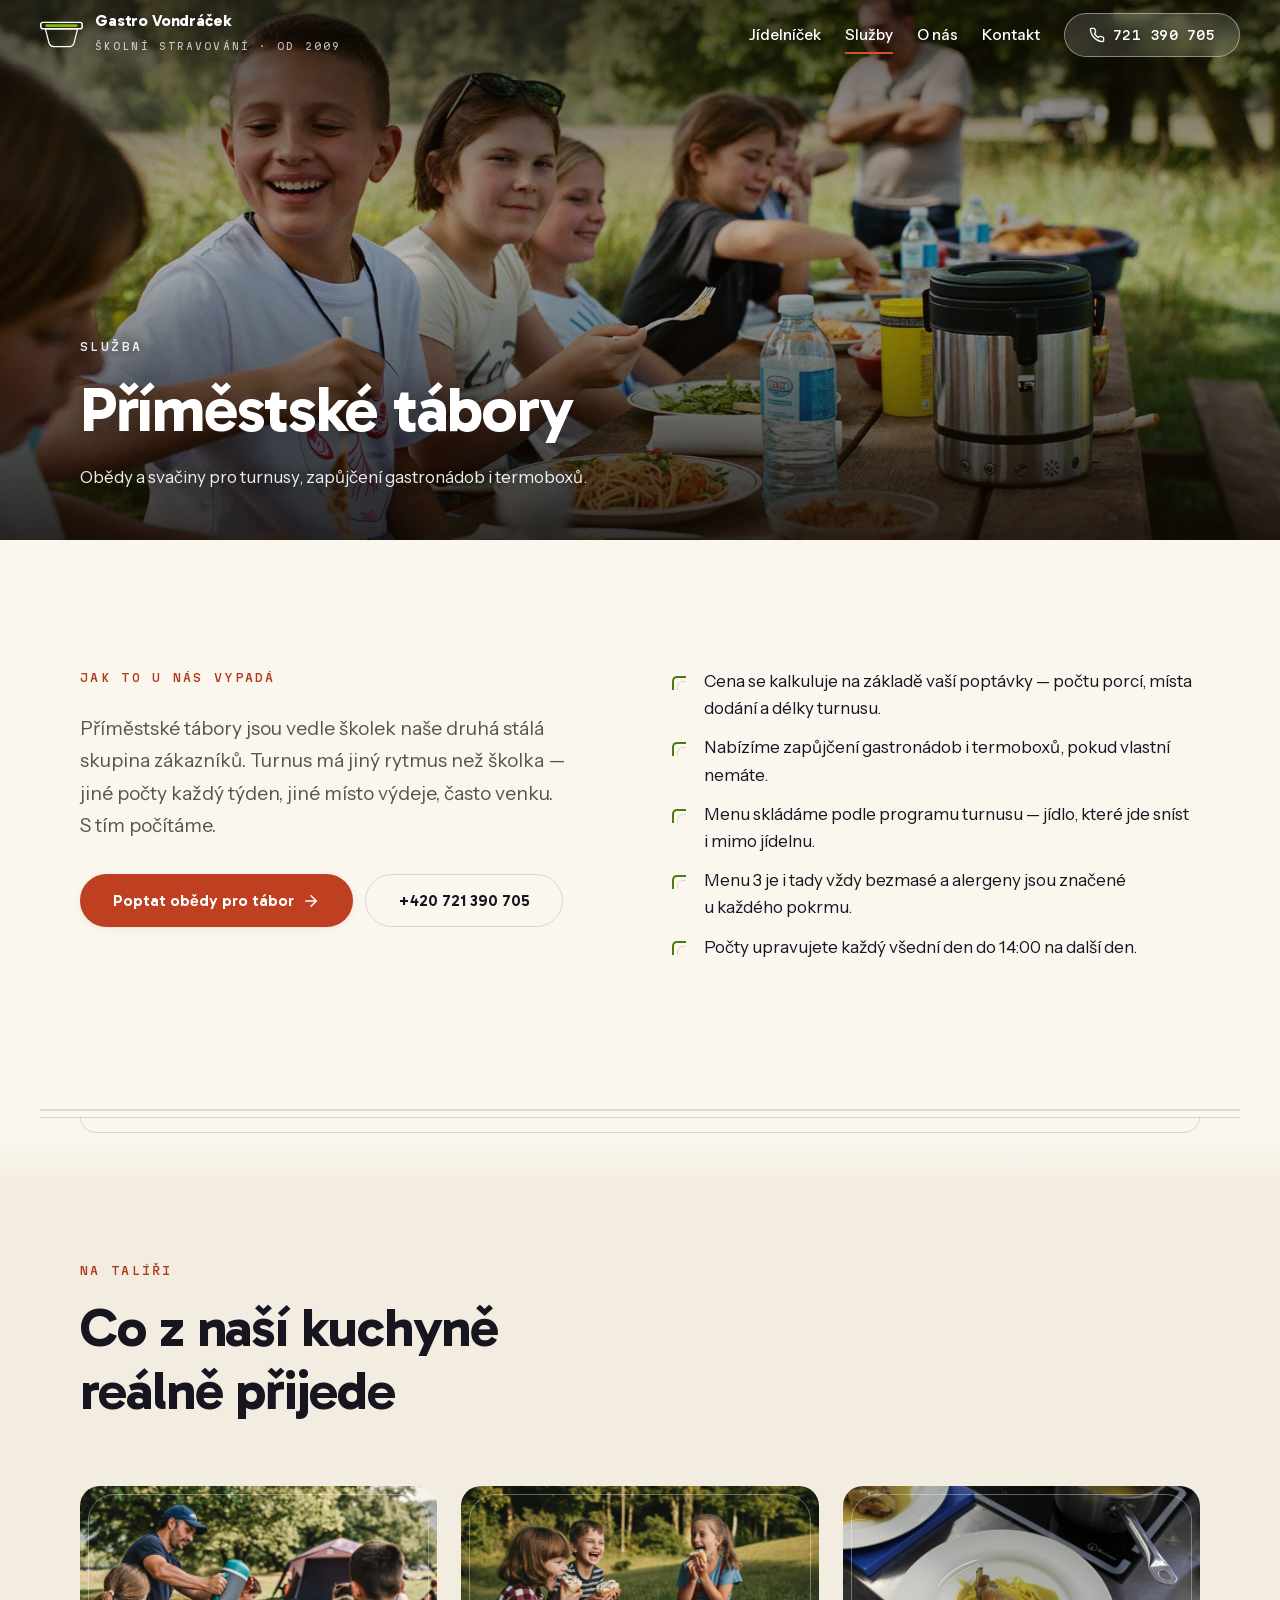
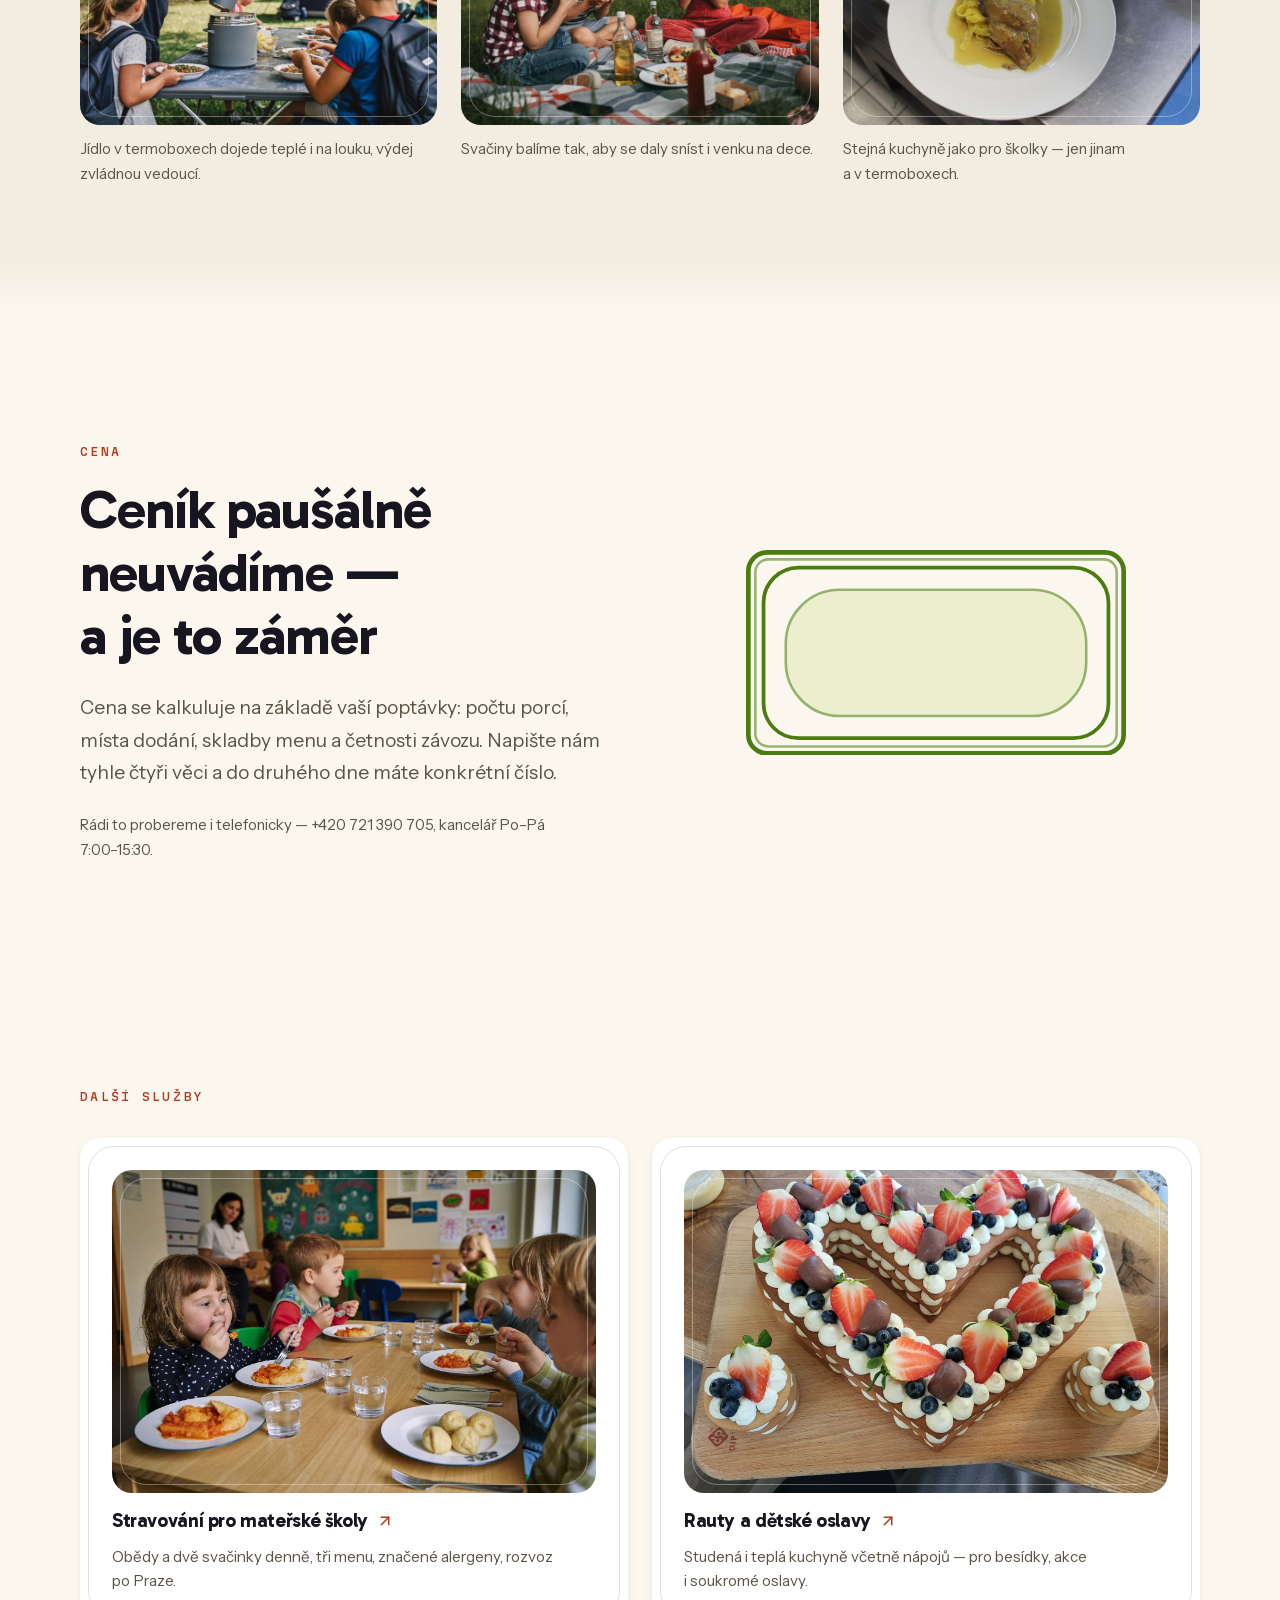
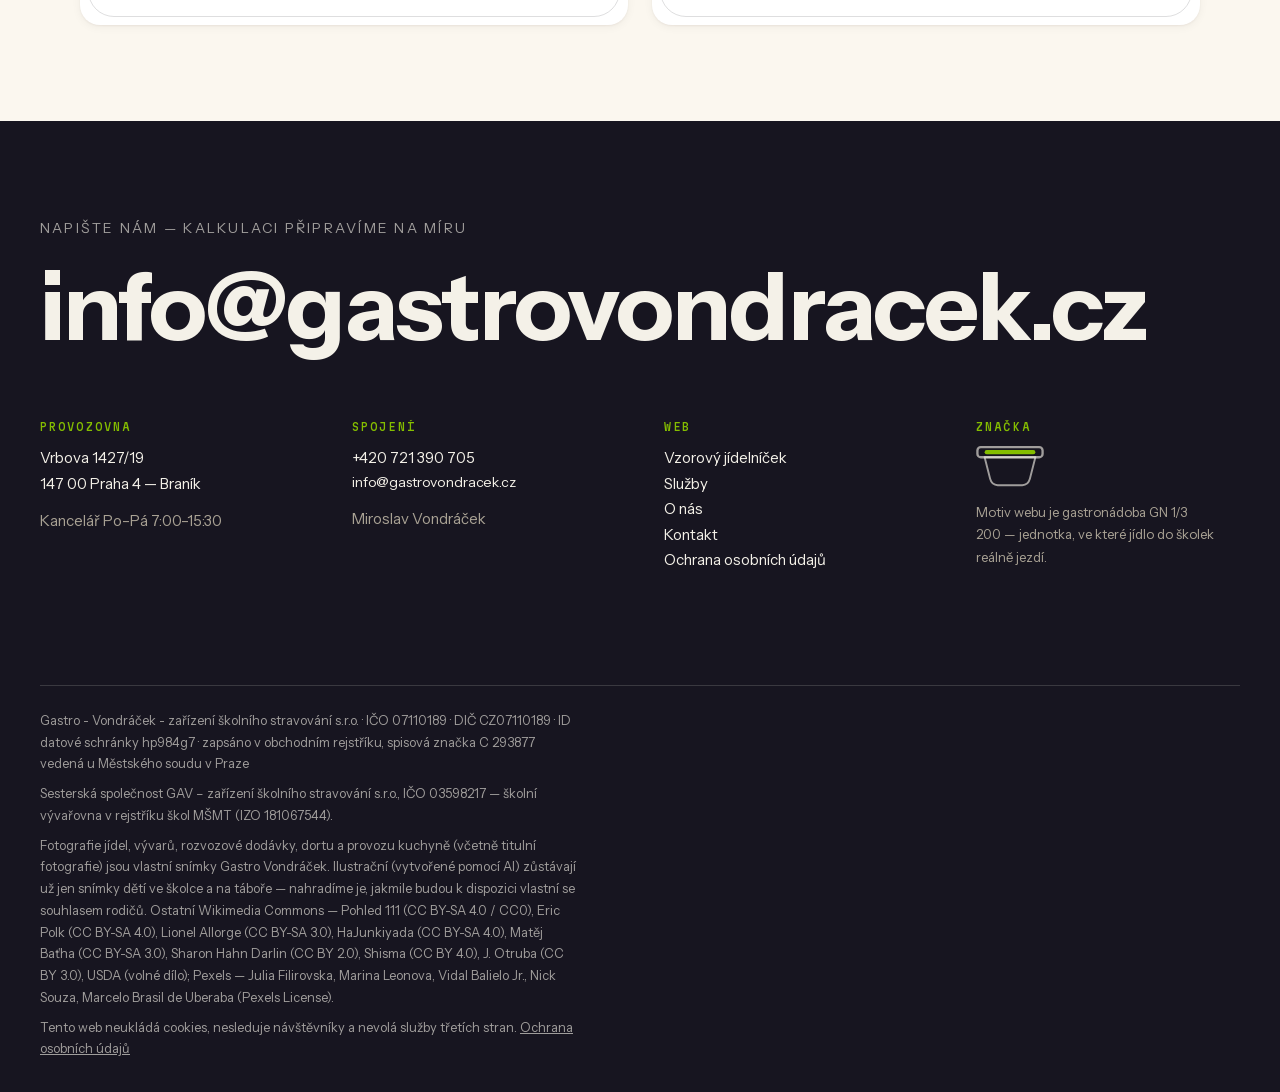
<file: sluzby/primestske-tabory/index.html>
<!DOCTYPE html><html lang="cs" class="__variable_5a063b __variable_1ca8cb __variable_a784e9"><head><meta charSet="utf-8"/><meta name="viewport" content="width=device-width, initial-scale=1"/><link rel="preload" href="/_next/static/media/7d28de41f17e98f2-s.p.woff2" as="font" crossorigin="" type="font/woff2"/><link rel="preload" href="/_next/static/media/adb45196eddef626-s.p.woff2" as="font" crossorigin="" type="font/woff2"/><link rel="preload" href="/_next/static/media/ef87c177b26f69d3-s.p.woff2" as="font" crossorigin="" type="font/woff2"/><link rel="preload" as="image" href="/images/ai-tabor-obed-venku.jpg" fetchPriority="high"/><link rel="stylesheet" href="/_next/static/css/4a85f35416aa029e.css" data-precedence="next"/><link rel="preload" as="script" fetchPriority="low" href="/_next/static/chunks/webpack-882cfb55e115d433.js"/><script src="/_next/static/chunks/4bd1b696-dc81b35135595d90.js" async=""></script><script src="/_next/static/chunks/517-8e63033d2a03298e.js" async=""></script><script src="/_next/static/chunks/main-app-4ff18049c15e16bc.js" async=""></script><script src="/_next/static/chunks/app/layout-fd6f10f5c45244dc.js" async=""></script><script src="/_next/static/chunks/896-933556f303015ce8.js" async=""></script><script src="/_next/static/chunks/301-415e531b064263c8.js" async=""></script><script src="/_next/static/chunks/app/sluzby/%5Bslug%5D/page-cfd198c649f59f44.js" async=""></script><meta name="next-size-adjust" content=""/><title>Příměstské tábory | Gastro Vondráček</title><meta name="description" content="Obědy a svačiny pro turnusy, zapůjčení gastronádob i termoboxů."/><meta name="author" content="Gastro - Vondráček - zařízení školního stravování s.r.o."/><meta name="keywords" content="obědy do školky,stravování mateřské školy Praha,rozvoz obědů školky,příměstské tábory strava"/><meta property="og:title" content="Gastro Vondráček — obědy a svačinky pro pražské školky"/><meta property="og:description" content="Od roku 2009 vaříme obědy a dvě svačinky pro mateřské školy. Tři menu denně, menu 3 vždy bezmasé, značené alergeny."/><meta property="og:locale" content="cs_CZ"/><meta property="og:type" content="website"/><meta name="twitter:card" content="summary"/><meta name="twitter:title" content="Gastro Vondráček — obědy a svačinky pro pražské školky"/><meta name="twitter:description" content="Od roku 2009 vaříme obědy a dvě svačinky pro mateřské školy. Tři menu denně, menu 3 vždy bezmasé, značené alergeny."/><script src="/_next/static/chunks/polyfills-42372ed130431b0a.js" noModule=""></script></head><body><script type="application/ld+json">{"@context":"https://schema.org","@type":"FoodEstablishment","additionalType":"https://schema.org/LocalBusiness","name":"Gastro Vondráček","legalName":"Gastro - Vondráček - zařízení školního stravování s.r.o.","description":"Výroba, rozvoz a distribuce pokrmů do mateřských škol a školských zařízení, příměstské tábory a catering. Praha 4 Braník, od roku 2009.","foundingDate":"2009","servesCuisine":"Česká kuchyně pro dětské strávníky","telephone":"+420721390705","email":"info@gastrovondracek.cz","vatID":"CZ07110189","taxID":"07110189","address":{"@type":"PostalAddress","streetAddress":"Vrbova 1427/19","addressLocality":"Praha","postalCode":"147 00","addressCountry":"CZ"},"geo":{"@type":"GeoCoordinates","latitude":50.0321633,"longitude":14.4249308},"areaServed":{"@type":"City","name":"Praha"},"openingHoursSpecification":[{"@type":"OpeningHoursSpecification","dayOfWeek":["Monday","Tuesday","Wednesday","Thursday","Friday"],"opens":"07:00","closes":"15:30"}],"founder":{"@type":"Person","name":"Miroslav Vondráček"}}</script><a href="#obsah" class="znak-preskoc">Přeskočit na obsah</a><header class="hlavicka hlavicka--pruhledna" style="position:fixed;top:0;left:0;right:0;z-index:var(--z-nav, 50);transform:translateY(0);transition:transform 300ms var(--ease-panel, cubic-bezier(0.32, 0.72, 0, 1));will-change:transform"><div class="hlavicka-obal"><a class="znacka" style="color:#fff" href="/"><svg viewBox="0 0 320 208" width="43" height="28" fill="none" aria-hidden="true" focusable="false" style="display:block;flex:0 0 auto"><path d="M 40 58 L 280 58 L 254 160 Q 246 190 218 190 L 102 190 Q 74 190 66 160 Z" stroke="currentColor" stroke-width="9" stroke-linejoin="round"></path><rect x="6" y="10" width="308" height="48" rx="16" stroke="currentColor" stroke-width="11"></rect><rect x="40" y="24" width="240" height="20" rx="10" fill="#84bd00"></rect></svg><span><span class="znacka-text" style="display:block">Gastro Vondráček</span><span class="znacka-pod">Školní stravování · od 2009</span></span></a><nav class="menu" aria-label="Hlavní navigace" style="color:#fff"><a href="/jidelnicek/">Jídelníček</a><a aria-current="page" href="/sluzby/">Služby</a><a href="/o-nas/">O nás</a><a href="/kontakt/">Kontakt</a><a class="btn btn--svetly" href="tel:+420721390705" style="min-height:44px;padding:var(--sp-2) var(--sp-5);font-size:0.92rem"><svg xmlns="http://www.w3.org/2000/svg" width="16" height="16" viewBox="0 0 24 24" fill="none" stroke="currentColor" stroke-width="2" stroke-linecap="round" stroke-linejoin="round" class="lucide lucide-phone" aria-hidden="true"><path d="M22 16.92v3a2 2 0 0 1-2.18 2 19.79 19.79 0 0 1-8.63-3.07 19.5 19.5 0 0 1-6-6 19.79 19.79 0 0 1-3.07-8.67A2 2 0 0 1 4.11 2h3a2 2 0 0 1 2 1.72 12.84 12.84 0 0 0 .7 2.81 2 2 0 0 1-.45 2.11L8.09 9.91a16 16 0 0 0 6 6l1.27-1.27a2 2 0 0 1 2.11-.45 12.84 12.84 0 0 0 2.81.7A2 2 0 0 1 22 16.92z"></path></svg><span class="mono" style="font-size:0.82rem;letter-spacing:0.02em">721 390 705</span></a></nav><button class="hamburger" aria-expanded="false" aria-controls="mobil-menu" style="color:#fff"><svg xmlns="http://www.w3.org/2000/svg" width="18" height="18" viewBox="0 0 24 24" fill="none" stroke="currentColor" stroke-width="2" stroke-linecap="round" stroke-linejoin="round" class="lucide lucide-menu" aria-hidden="true"><line x1="4" x2="20" y1="12" y2="12"></line><line x1="4" x2="20" y1="6" y2="6"></line><line x1="4" x2="20" y1="18" y2="18"></line></svg><span style="font-size:0.9rem">Menu</span></button></div></header><header class="podhero"><img src="/images/ai-tabor-obed-venku.jpg" alt="Děti na příměstském táboře obědvají venku u dřevěných stolů (ilustrační snímek)" width="1400" height="933" fetchPriority="high" loading="eager" decoding="async"/><div class="podhero-scrim"></div><div class="podhero-obsah"><p class="eyebrow eyebrow--svetlo">Služba</p><h1 style="margin-top:var(--sp-4)">Příměstské tábory</h1><p style="margin-top:var(--sp-4);font-size:1.06rem">Obědy a svačiny pro turnusy, zapůjčení gastronádob i termoboxů.</p></div></header><main id="obsah"><section class="sekce"><div class="obal split" style="align-items:start"><div><p class="eyebrow">Jak to u nás vypadá</p><p class="perex" style="margin-top:var(--sp-5)">Příměstské tábory jsou vedle školek naše druhá stálá skupina zákazníků. Turnus má jiný rytmus než školka — jiné počty každý týden, jiné místo výdeje, často venku. S tím počítáme.</p><div style="display:flex;flex-wrap:wrap;gap:var(--sp-3);margin-top:var(--sp-6)"><a class="btn btn--hlavni" href="/kontakt/">Poptat obědy pro tábor<svg xmlns="http://www.w3.org/2000/svg" width="18" height="18" viewBox="0 0 24 24" fill="none" stroke="currentColor" stroke-width="2" stroke-linecap="round" stroke-linejoin="round" class="lucide lucide-arrow-right" aria-hidden="true"><path d="M5 12h14"></path><path d="m12 5 7 7-7 7"></path></svg></a><a class="btn btn--druhy" href="tel:+420721390705">+420 721 390 705</a></div></div><ul class="gn-seznam"><li>Cena se kalkuluje na základě vaší poptávky — počtu porcí, místa dodání a délky turnusu.</li><li>Nabízíme zapůjčení gastronádob i termoboxů, pokud vlastní nemáte.</li><li>Menu skládáme podle programu turnusu — jídlo, které jde sníst i mimo jídelnu.</li><li>Menu 3 je i tady vždy bezmasé a alergeny jsou značené u každého pokrmu.</li><li>Počty upravujete každý všední den do 14:00 na další den.</li></ul></div></section><div class="obal-siroky"><div class="sev-gn" aria-hidden="true"><i></i></div></div><section class="sekce sekce--krem" aria-labelledby="talir-h"><div class="obal"><div style="max-width:44ch"><p class="eyebrow">Na talíři</p><h2 class="h-sekce" id="talir-h" style="margin-top:var(--sp-4)">Co z naší kuchyně reálně přijede</h2></div><div style="margin-top:var(--sp-8);display:grid;grid-template-columns:repeat(auto-fit, minmax(260px, 1fr));gap:var(--sp-5)"><figure><div class="gn-foto" style="aspect-ratio:3 / 2"><img src="/images/ai-tabor-vydej-venku.jpg" alt="Vedoucí tábora nalévá dětem jídlo z termoboxu na stole v přírodě (ilustrační snímek)" width="1400" height="933" loading="lazy" decoding="async"/></div><figcaption class="mala" style="margin-top:var(--sp-3)">Jídlo v termoboxech dojede teplé i na louku, výdej zvládnou vedoucí.</figcaption></figure><figure><div class="gn-foto" style="aspect-ratio:3 / 2"><img src="/images/ai-tabor-svacina.jpg" alt="Děti na táboře svačí na dece v trávě (ilustrační snímek)" width="1400" height="933" loading="lazy" decoding="async"/></div><figcaption class="mala" style="margin-top:var(--sp-3)">Svačiny balíme tak, aby se daly sníst i venku na dece.</figcaption></figure><figure><div class="gn-foto" style="aspect-ratio:3 / 2"><img src="/images/talir-kure-nudle.jpg" alt="Naporcované kuřecí maso s nudlemi na talíři z naší kuchyně" width="1400" height="933" loading="lazy" decoding="async"/></div><figcaption class="mala" style="margin-top:var(--sp-3)">Stejná kuchyně jako pro školky — jen jinam a v termoboxech.</figcaption></figure></div></div></section><section class="sekce"><div class="obal"><div class="split" style="align-items:center"><div><p class="eyebrow">Cena</p><h2 class="h-sekce" style="margin-top:var(--sp-4)">Ceník paušálně neuvádíme — a je to záměr</h2><p class="perex" style="margin-top:var(--sp-5)">Cena se kalkuluje na základě vaší poptávky: počtu porcí, místa dodání, skladby menu a četnosti závozu. Napište nám tyhle čtyři věci a do druhého dne máte konkrétní číslo.</p><p class="mala" style="margin-top:var(--sp-5)">Rádi to probereme i telefonicky — +420 721 390 705, kancelář Po–Pá 7:00–15:30.</p></div><div style="display:grid;place-items:center"><svg viewBox="0 0 325 176" width="min(100%, 380px)" style="display:block;height:auto" fill="none" aria-hidden="true" focusable="false"><rect x="34" y="34" width="257" height="108" rx="46" fill="var(--green)" opacity="0.14"></rect><rect x="2" y="2" width="321" height="172" rx="16" stroke="var(--green-deep)" stroke-width="4"></rect><rect x="8" y="8" width="309" height="160" rx="11" stroke="var(--green-deep)" stroke-width="2.2" opacity="0.55"></rect><rect x="15" y="15" width="295" height="146" rx="30" stroke="var(--green-deep)" stroke-width="3.2"></rect><rect x="34" y="34" width="257" height="108" rx="46" stroke="var(--green-deep)" stroke-width="2.2" opacity="0.55"></rect></svg></div></div></div></section><section class="sekce sekce--tesna"><div class="obal"><p class="eyebrow">Další služby</p><div style="margin-top:var(--sp-6);display:grid;grid-template-columns:repeat(auto-fit, minmax(280px, 1fr));gap:var(--sp-5)"><a class="gn-ram gn-ram--hover karta" style="text-decoration:none" href="/sluzby/skolky/"><div class="gn-foto" style="aspect-ratio:3 / 2;margin-bottom:var(--sp-4)"><img src="/images/ai-ms-obed-deti.jpg" alt="Děti v mateřské škole obědvají u společného stolu (ilustrační snímek)" width="1400" height="933" loading="lazy" decoding="async"/></div><h3 style="display:flex;align-items:center;gap:var(--sp-2)">Stravování pro mateřské školy<svg xmlns="http://www.w3.org/2000/svg" width="18" height="18" viewBox="0 0 24 24" fill="none" stroke="currentColor" stroke-width="2" stroke-linecap="round" stroke-linejoin="round" class="lucide lucide-arrow-up-right" aria-hidden="true" style="color:var(--tomato-text)"><path d="M7 7h10v10"></path><path d="M7 17 17 7"></path></svg></h3><p>Obědy a dvě svačinky denně, tři menu, značené alergeny, rozvoz po Praze.</p></a><a class="gn-ram gn-ram--hover karta" style="text-decoration:none" href="/sluzby/rauty-a-oslavy/"><div class="gn-foto" style="aspect-ratio:3 / 2;margin-bottom:var(--sp-4)"><img src="/images/dort-srdce.jpg" alt="Dort ve tvaru srdce s jahodami, borůvkami a šlehačkou z naší cukrářské výroby" width="1400" height="933" loading="lazy" decoding="async"/></div><h3 style="display:flex;align-items:center;gap:var(--sp-2)">Rauty a dětské oslavy<svg xmlns="http://www.w3.org/2000/svg" width="18" height="18" viewBox="0 0 24 24" fill="none" stroke="currentColor" stroke-width="2" stroke-linecap="round" stroke-linejoin="round" class="lucide lucide-arrow-up-right" aria-hidden="true" style="color:var(--tomato-text)"><path d="M7 7h10v10"></path><path d="M7 17 17 7"></path></svg></h3><p>Studená i teplá kuchyně včetně nápojů — pro besídky, akce i soukromé oslavy.</p></a></div></div></section></main><footer class="paticka" style="position:relative;background:var(--paticka-bg, var(--noc, #101114));color:var(--paticka-text, #f2f0ea);padding:var(--sp-9, 96px) var(--gutter, 24px) var(--sp-6, 32px)"><div style="max-width:var(--container, 1200px);margin:0 auto"><p style="font-size:var(--fs-sm, 14px);letter-spacing:var(--tracking-wide, 0.16em);text-transform:uppercase;color:var(--paticka-muted, rgba(242,240,234,0.6));margin-bottom:var(--sp-4, 16px)">Napište nám — kalkulaci připravíme na míru</p><a href="mailto:info@gastrovondracek.cz?subject=Popt%C3%A1vka%20stravov%C3%A1n%C3%AD%20%E2%80%94%20%C5%A1kolka" style="display:block;font-size:clamp(1.5rem, calc((100vw - 2 * var(--gutter, 24px)) / 12.65), 7rem);line-height:1.04;letter-spacing:var(--tracking-tight, -0.02em);font-weight:700;text-decoration:none;white-space:nowrap;max-width:100%">info@gastrovondracek.cz</a><div style="margin-top:var(--sp-8, 64px);display:flex;flex-wrap:wrap;gap:var(--sp-7, 48px);justify-content:space-between;align-items:flex-end"><div style="display:grid;grid-template-columns:repeat(auto-fit, minmax(200px, 1fr));gap:var(--sp-7);width:100%"><div class="paticka-sloupec"><h4>Provozovna</h4><p>Vrbova 1427/19<br/>147 00<!-- --> <!-- -->Praha 4 — Braník</p><p style="margin-top:var(--sp-3);color:var(--noc-muted)">Kancelář <!-- -->Po–Pá 7:00–15:30</p></div><div class="paticka-sloupec"><h4>Spojení</h4><a href="tel:+420721390705">+420 721 390 705</a><a class="email-radek" href="mailto:info@gastrovondracek.cz">info@gastrovondracek.cz</a><p style="margin-top:var(--sp-3);color:var(--noc-muted)">Miroslav Vondráček</p></div><div class="paticka-sloupec"><h4>Web</h4><a href="/jidelnicek/">Vzorový jídelníček</a><a href="/sluzby/">Služby</a><a href="/o-nas/">O nás</a><a href="/kontakt/">Kontakt</a><a href="/gdpr/">Ochrana osobních údajů</a></div><div class="paticka-sloupec"><h4>Značka</h4><svg viewBox="0 0 320 208" width="68" height="44" fill="none" aria-hidden="true" focusable="false" style="display:block;flex:0 0 auto"><path d="M 40 58 L 280 58 L 254 160 Q 246 190 218 190 L 102 190 Q 74 190 66 160 Z" stroke="rgba(244,241,232,0.62)" stroke-width="9" stroke-linejoin="round"></path><rect x="6" y="10" width="308" height="48" rx="16" stroke="rgba(244,241,232,0.62)" stroke-width="11"></rect><rect x="40" y="24" width="240" height="20" rx="10" fill="var(--green)"></rect></svg><p style="margin-top:var(--sp-3);color:var(--noc-muted);font-size:0.82rem">Motiv webu je gastronádoba GN 1/3 200 — jednotka, ve které jídlo do školek reálně jezdí.</p></div></div><div class="paticka-tiraz" style="width:100%"><p>Gastro - Vondráček - zařízení školního stravování s.r.o.<!-- --> · IČO <!-- -->07110189<!-- --> · DIČ <!-- -->CZ07110189<!-- --> · ID datové schránky <!-- -->hp984g7<!-- --> · <!-- -->zapsáno v obchodním rejstříku, spisová značka C 293877 vedená u Městského soudu v Praze</p><p style="margin-top:var(--sp-2)">Sesterská společnost GAV – zařízení školního stravování s.r.o., IČO 03598217 — školní vývařovna v rejstříku škol MŠMT (IZO 181067544).</p><p style="margin-top:var(--sp-2)">Fotografie jídel, vývarů, rozvozové dodávky, dortu a provozu kuchyně (včetně titulní fotografie) jsou vlastní snímky Gastro Vondráček. Ilustrační (vytvořené pomocí AI) zůstávají už jen snímky dětí ve školce a na táboře — nahradíme je, jakmile budou k dispozici vlastní se souhlasem rodičů. Ostatní Wikimedia Commons — Pohled 111 (CC BY-SA 4.0 / CC0), Eric Polk (CC BY-SA 4.0), Lionel Allorge (CC BY-SA 3.0), HaJunkiyada (CC BY-SA 4.0), Matěj Baťha (CC BY-SA 3.0), Sharon Hahn Darlin (CC BY 2.0), Shisma (CC BY 4.0), J. Otruba (CC BY 3.0), USDA (volné dílo); Pexels — Julia Filirovska, Marina Leonova, Vidal Balielo Jr., Nick Souza, Marcelo Brasil de Uberaba (Pexels License).</p><p style="margin-top:var(--sp-2)">Tento web neukládá cookies, nesleduje návštěvníky a nevolá služby třetích stran.<!-- --> <a href="/gdpr/">Ochrana osobních údajů</a></p></div></div></div></footer><script src="/_next/static/chunks/webpack-882cfb55e115d433.js" async=""></script><script>(self.__next_f=self.__next_f||[]).push([0])</script><script>self.__next_f.push([1,"1:\"$Sreact.fragment\"\n3:I[651,[\"177\",\"static/chunks/app/layout-fd6f10f5c45244dc.js\"],\"default\"]\n4:I[9712,[\"177\",\"static/chunks/app/layout-fd6f10f5c45244dc.js\"],\"default\"]\n5:I[5244,[],\"\"]\n6:I[3866,[],\"\"]\n8:I[6213,[],\"OutletBoundary\"]\na:I[6213,[],\"MetadataBoundary\"]\nc:I[6213,[],\"ViewportBoundary\"]\ne:I[4835,[],\"\"]\n:HL[\"/_next/static/media/7d28de41f17e98f2-s.p.woff2\",\"font\",{\"crossOrigin\":\"\",\"type\":\"font/woff2\"}]\n:HL[\"/_next/static/media/adb45196eddef626-s.p.woff2\",\"font\",{\"crossOrigin\":\"\",\"type\":\"font/woff2\"}]\n:HL[\"/_next/static/media/ef87c177b26f69d3-s.p.woff2\",\"font\",{\"crossOrigin\":\"\",\"type\":\"font/woff2\"}]\n:HL[\"/_next/static/css/4a85f35416aa029e.css\",\"style\"]\n2:T424,{\"@context\":\"https://schema.org\",\"@type\":\"FoodEstablishment\",\"additionalType\":\"https://schema.org/LocalBusiness\",\"name\":\"Gastro Vondráček\",\"legalName\":\"Gastro - Vondráček - zařízení školního stravování s.r.o.\",\"description\":\"Výroba, rozvoz a distribuce pokrmů do mateřských škol a školských zařízení, příměstské tábory a catering. Praha 4 Braník, od roku 2009.\",\"foundingDate\":\"2009\",\"servesCuisine\":\"Česká kuchyně pro dětské strávníky\",\"telephone\":\"+420721390705\",\"email\":\"info@gastrovondracek.cz\",\"vatID\":\"CZ07110189\",\"taxID\":\"07110189\",\"address\":{\"@type\":\"PostalAddress\",\"streetAddress\":\"Vrbova 1427/19\",\"addressLocality\":\"Praha\",\"postalCode\":\"147 00\",\"addressCountry\":\"CZ\"},\"geo\":{\"@type\":\"GeoCoordinates\",\"latitude\":50.0321633,\"longitude\":14.4249308},\"areaServed\":{\"@type\":\"City\",\"name\":\"Praha\"},\"openingHoursSpecification\":[{\"@type\":\"OpeningHoursSpecification\",\"dayOfWeek\":[\"Monday\",\"Tuesday\",\"Wednesday\",\"Thursday\",\"Friday\"],\"opens\":\"07:00\",\"closes\":\"15:30\"}],\"founder\":{\"@type\":\"Person\",\"name\":\"Miroslav Vondráček\"}}"])</script><script>self.__next_f.push([1,"0:{\"P\":null,\"b\":\"14ont_6-xexrK0aLjN0W8\",\"p\":\"\",\"c\":[\"\",\"sluzby\",\"primestske-tabory\",\"\"],\"i\":false,\"f\":[[[\"\",{\"children\":[\"sluzby\",{\"children\":[[\"slug\",\"primestske-tabory\",\"d\"],{\"children\":[\"__PAGE__\",{}]}]}]},\"$undefined\",\"$undefined\",true],[\"\",[\"$\",\"$1\",\"c\",{\"children\":[[[\"$\",\"link\",\"0\",{\"rel\":\"stylesheet\",\"href\":\"/_next/static/css/4a85f35416aa029e.css\",\"precedence\":\"next\",\"crossOrigin\":\"$undefined\",\"nonce\":\"$undefined\"}]],[\"$\",\"html\",null,{\"lang\":\"cs\",\"className\":\"__variable_5a063b __variable_1ca8cb __variable_a784e9\",\"children\":[\"$\",\"body\",null,{\"children\":[[\"$\",\"script\",null,{\"type\":\"application/ld+json\",\"dangerouslySetInnerHTML\":{\"__html\":\"$2\"}}],[\"$\",\"$L3\",null,{}],[\"$\",\"a\",null,{\"href\":\"#obsah\",\"className\":\"znak-preskoc\",\"children\":\"Přeskočit na obsah\"}],[\"$\",\"$L4\",null,{\"children\":[\"$\",\"$L5\",null,{\"parallelRouterKey\":\"children\",\"segmentPath\":[\"children\"],\"error\":\"$undefined\",\"errorStyles\":\"$undefined\",\"errorScripts\":\"$undefined\",\"template\":[\"$\",\"$L6\",null,{}],\"templateStyles\":\"$undefined\",\"templateScripts\":\"$undefined\",\"notFound\":[[],[[\"$\",\"title\",null,{\"children\":\"404: This page could not be found.\"}],[\"$\",\"div\",null,{\"style\":{\"fontFamily\":\"system-ui,\\\"Segoe UI\\\",Roboto,Helvetica,Arial,sans-serif,\\\"Apple Color Emoji\\\",\\\"Segoe UI Emoji\\\"\",\"height\":\"100vh\",\"textAlign\":\"center\",\"display\":\"flex\",\"flexDirection\":\"column\",\"alignItems\":\"center\",\"justifyContent\":\"center\"},\"children\":[\"$\",\"div\",null,{\"children\":[[\"$\",\"style\",null,{\"dangerouslySetInnerHTML\":{\"__html\":\"body{color:#000;background:#fff;margin:0}.next-error-h1{border-right:1px solid rgba(0,0,0,.3)}@media (prefers-color-scheme:dark){body{color:#fff;background:#000}.next-error-h1{border-right:1px solid rgba(255,255,255,.3)}}\"}}],[\"$\",\"h1\",null,{\"className\":\"next-error-h1\",\"style\":{\"display\":\"inline-block\",\"margin\":\"0 20px 0 0\",\"padding\":\"0 23px 0 0\",\"fontSize\":24,\"fontWeight\":500,\"verticalAlign\":\"top\",\"lineHeight\":\"49px\"},\"children\":404}],[\"$\",\"div\",null,{\"style\":{\"display\":\"inline-block\"},\"children\":[\"$\",\"h2\",null,{\"style\":{\"fontSize\":14,\"fontWeight\":400,\"lineHeight\":\"49px\",\"margin\":0},\"children\":\"This page could not be found.\"}]}]]}]}]]],\"forbidden\":\"$undefined\",\"unauthorized\":\"$undefined\"}]}]]}]}]]}],{\"children\":[\"sluzby\",[\"$\",\"$1\",\"c\",{\"children\":[null,[\"$\",\"$L5\",null,{\"parallelRouterKey\":\"children\",\"segmentPath\":[\"children\",\"sluzby\",\"children\"],\"error\":\"$undefined\",\"errorStyles\":\"$undefined\",\"errorScripts\":\"$undefined\",\"template\":[\"$\",\"$L6\",null,{}],\"templateStyles\":\"$undefined\",\"templateScripts\":\"$undefined\",\"notFound\":\"$undefined\",\"forbidden\":\"$undefined\",\"unauthorized\":\"$undefined\"}]]}],{\"children\":[[\"slug\",\"primestske-tabory\",\"d\"],[\"$\",\"$1\",\"c\",{\"children\":[null,[\"$\",\"$L5\",null,{\"parallelRouterKey\":\"children\",\"segmentPath\":[\"children\",\"sluzby\",\"children\",\"$0:f:0:1:2:children:2:children:0\",\"children\"],\"error\":\"$undefined\",\"errorStyles\":\"$undefined\",\"errorScripts\":\"$undefined\",\"template\":[\"$\",\"$L6\",null,{}],\"templateStyles\":\"$undefined\",\"templateScripts\":\"$undefined\",\"notFound\":\"$undefined\",\"forbidden\":\"$undefined\",\"unauthorized\":\"$undefined\"}]]}],{\"children\":[\"__PAGE__\",[\"$\",\"$1\",\"c\",{\"children\":[\"$L7\",null,[\"$\",\"$L8\",null,{\"children\":\"$L9\"}]]}],{},null,false]},null,false]},null,false]},null,false],[\"$\",\"$1\",\"h\",{\"children\":[null,[\"$\",\"$1\",\"9sIOQC-q5Su1ePFWzX7QE\",{\"children\":[[\"$\",\"$La\",null,{\"children\":\"$Lb\"}],[\"$\",\"$Lc\",null,{\"children\":\"$Ld\"}],[\"$\",\"meta\",null,{\"name\":\"next-size-adjust\",\"content\":\"\"}]]}]]}],false]],\"m\":\"$undefined\",\"G\":[\"$e\",\"$undefined\"],\"s\":false,\"S\":true}\n"])</script><script>self.__next_f.push([1,"f:I[1301,[\"896\",\"static/chunks/896-933556f303015ce8.js\",\"301\",\"static/chunks/301-415e531b064263c8.js\",\"842\",\"static/chunks/app/sluzby/%5Bslug%5D/page-cfd198c649f59f44.js\"],\"default\"]\n10:I[8173,[\"896\",\"static/chunks/896-933556f303015ce8.js\",\"301\",\"static/chunks/301-415e531b064263c8.js\",\"842\",\"static/chunks/app/sluzby/%5Bslug%5D/page-cfd198c649f59f44.js\"],\"\"]\n"])</script><script>self.__next_f.push([1,"7:[[\"$\",\"$Lf\",null,{\"pruhledna\":true,\"aktivni\":\"/sluzby/\"}],[\"$\",\"header\",null,{\"className\":\"podhero\",\"children\":[[\"$\",\"img\",null,{\"src\":\"/images/ai-tabor-obed-venku.jpg\",\"alt\":\"Děti na příměstském táboře obědvají venku u dřevěných stolů (ilustrační snímek)\",\"width\":1400,\"height\":933,\"fetchPriority\":\"high\",\"loading\":\"eager\",\"decoding\":\"async\"}],[\"$\",\"div\",null,{\"className\":\"podhero-scrim\"}],[\"$\",\"div\",null,{\"className\":\"podhero-obsah\",\"children\":[[\"$\",\"p\",null,{\"className\":\"eyebrow eyebrow--svetlo\",\"children\":\"Služba\"}],[\"$\",\"h1\",null,{\"style\":{\"marginTop\":\"var(--sp-4)\"},\"children\":\"Příměstské tábory\"}],[\"$\",\"p\",null,{\"style\":{\"marginTop\":\"var(--sp-4)\",\"fontSize\":\"1.06rem\"},\"children\":\"Obědy a svačiny pro turnusy, zapůjčení gastronádob i termoboxů.\"}]]}]]}],[\"$\",\"main\",null,{\"id\":\"obsah\",\"children\":[[\"$\",\"section\",null,{\"className\":\"sekce\",\"children\":[\"$\",\"div\",null,{\"className\":\"obal split\",\"style\":{\"alignItems\":\"start\"},\"children\":[[\"$\",\"div\",null,{\"children\":[[\"$\",\"p\",null,{\"className\":\"eyebrow\",\"children\":\"Jak to u nás vypadá\"}],[\"$\",\"p\",null,{\"className\":\"perex\",\"style\":{\"marginTop\":\"var(--sp-5)\"},\"children\":\"Příměstské tábory jsou vedle školek naše druhá stálá skupina zákazníků. Turnus má jiný rytmus než školka — jiné počty každý týden, jiné místo výdeje, často venku. S tím počítáme.\"}],[\"$\",\"div\",null,{\"style\":{\"display\":\"flex\",\"flexWrap\":\"wrap\",\"gap\":\"var(--sp-3)\",\"marginTop\":\"var(--sp-6)\"},\"children\":[[\"$\",\"$L10\",null,{\"className\":\"btn btn--hlavni\",\"href\":\"/kontakt/\",\"children\":[\"Poptat obědy pro tábor\",[\"$\",\"svg\",null,{\"ref\":\"$undefined\",\"xmlns\":\"http://www.w3.org/2000/svg\",\"width\":18,\"height\":18,\"viewBox\":\"0 0 24 24\",\"fill\":\"none\",\"stroke\":\"currentColor\",\"strokeWidth\":2,\"strokeLinecap\":\"round\",\"strokeLinejoin\":\"round\",\"className\":\"lucide lucide-arrow-right\",\"aria-hidden\":true,\"children\":[[\"$\",\"path\",\"1ays0h\",{\"d\":\"M5 12h14\"}],[\"$\",\"path\",\"xquz4c\",{\"d\":\"m12 5 7 7-7 7\"}],\"$undefined\"]}]]}],[\"$\",\"a\",null,{\"className\":\"btn btn--druhy\",\"href\":\"tel:+420721390705\",\"children\":\"+420 721 390 705\"}]]}]]}],[\"$\",\"ul\",null,{\"className\":\"gn-seznam\",\"children\":[[\"$\",\"li\",\"Cena se kalkuluje na základě vaší poptávky — počtu porcí, místa dodání a délky turnusu.\",{\"children\":\"Cena se kalkuluje na základě vaší poptávky — počtu porcí, místa dodání a délky turnusu.\"}],[\"$\",\"li\",\"Nabízíme zapůjčení gastronádob i termoboxů, pokud vlastní nemáte.\",{\"children\":\"Nabízíme zapůjčení gastronádob i termoboxů, pokud vlastní nemáte.\"}],[\"$\",\"li\",\"Menu skládáme podle programu turnusu — jídlo, které jde sníst i mimo jídelnu.\",{\"children\":\"Menu skládáme podle programu turnusu — jídlo, které jde sníst i mimo jídelnu.\"}],[\"$\",\"li\",\"Menu 3 je i tady vždy bezmasé a alergeny jsou značené u každého pokrmu.\",{\"children\":\"Menu 3 je i tady vždy bezmasé a alergeny jsou značené u každého pokrmu.\"}],[\"$\",\"li\",\"Počty upravujete každý všední den do 14:00 na další den.\",{\"children\":\"Počty upravujete každý všední den do 14:00 na další den.\"}]]}]]}]}],[\"$\",\"div\",null,{\"className\":\"obal-siroky\",\"children\":[\"$\",\"div\",null,{\"className\":\"sev-gn\",\"style\":\"$undefined\",\"aria-hidden\":\"true\",\"children\":[\"$\",\"i\",null,{}]}]}],[\"$\",\"section\",null,{\"className\":\"sekce sekce--krem\",\"aria-labelledby\":\"talir-h\",\"children\":[\"$\",\"div\",null,{\"className\":\"obal\",\"children\":[[\"$\",\"div\",null,{\"style\":{\"maxWidth\":\"44ch\"},\"children\":[[\"$\",\"p\",null,{\"className\":\"eyebrow\",\"children\":\"Na talíři\"}],[\"$\",\"h2\",null,{\"className\":\"h-sekce\",\"id\":\"talir-h\",\"style\":{\"marginTop\":\"var(--sp-4)\"},\"children\":\"Co z naší kuchyně reálně přijede\"}]]}],[\"$\",\"div\",null,{\"style\":{\"marginTop\":\"var(--sp-8)\",\"display\":\"grid\",\"gridTemplateColumns\":\"repeat(auto-fit, minmax(260px, 1fr))\",\"gap\":\"var(--sp-5)\"},\"children\":[[\"$\",\"figure\",\"/images/ai-tabor-vydej-venku.jpg\",{\"children\":[[\"$\",\"div\",null,{\"className\":\"gn-foto\",\"style\":{\"aspectRatio\":\"3 / 2\"},\"children\":[\"$\",\"img\",null,{\"src\":\"/images/ai-tabor-vydej-venku.jpg\",\"alt\":\"Vedoucí tábora nalévá dětem jídlo z termoboxu na stole v přírodě (ilustrační snímek)\",\"width\":1400,\"height\":933,\"loading\":\"lazy\",\"decoding\":\"async\"}]}],[\"$\",\"figcaption\",null,{\"className\":\"mala\",\"style\":{\"marginTop\":\"var(--sp-3)\"},\"children\":\"Jídlo v termoboxech dojede teplé i na louku, výdej zvládnou vedoucí.\"}]]}],[\"$\",\"figure\",\"/images/ai-tabor-svacina.jpg\",{\"children\":[[\"$\",\"div\",null,{\"className\":\"gn-foto\",\"style\":{\"aspectRatio\":\"3 / 2\"},\"children\":[\"$\",\"img\",null,{\"src\":\"/images/ai-tabor-svacina.jpg\",\"alt\":\"Děti na táboře svačí na dece v trávě (ilustrační snímek)\",\"width\":1400,\"height\":933,\"loading\":\"lazy\",\"decoding\":\"async\"}]}],[\"$\",\"figcaption\",null,{\"className\":\"mala\",\"style\":{\"marginTop\":\"var(--sp-3)\"},\"children\":\"Svačiny balíme tak, aby se daly sníst i venku na dece.\"}]]}],[\"$\",\"figure\",\"/images/talir-kure-nudle.jpg\",{\"children\":[[\"$\",\"div\",null,{\"className\":\"gn-foto\",\"style\":{\"aspectRatio\":\"3 / 2\"},\"children\":[\"$\",\"img\",null,{\"src\":\"/images/talir-kure-nudle.jpg\",\"alt\":\"Naporcované kuřecí maso s nudlemi na talíři z naší kuchyně\",\"width\":1400,\"height\":933,\"loading\":\"lazy\",\"decoding\":\"async\"}]}],[\"$\",\"figcaption\",null,{\"className\":\"mala\",\"style\":{\"marginTop\":\"var(--sp-3)\"},\"children\":\"Stejná kuchyně jako pro školky — jen jinam a v termoboxech.\"}]]}]]}]]}]}],[\"$\",\"section\",null,{\"className\":\"sekce\",\"children\":[\"$\",\"div\",null,{\"className\":\"obal\",\"children\":[\"$\",\"div\",null,{\"className\":\"split\",\"style\":{\"alignItems\":\"center\"},\"children\":[[\"$\",\"div\",null,{\"children\":[[\"$\",\"p\",null,{\"className\":\"eyebrow\",\"children\":\"Cena\"}],[\"$\",\"h2\",null,{\"className\":\"h-sekce\",\"style\":{\"marginTop\":\"var(--sp-4)\"},\"children\":\"Ceník paušálně neuvádíme — a je to záměr\"}],[\"$\",\"p\",null,{\"className\":\"perex\",\"style\":{\"marginTop\":\"var(--sp-5)\"},\"children\":\"Cena se kalkuluje na základě vaší poptávky: počtu porcí, místa dodání, skladby menu a četnosti závozu. Napište nám tyhle čtyři věci a do druhého dne máte konkrétní číslo.\"}],[\"$\",\"p\",null,{\"className\":\"mala\",\"style\":{\"marginTop\":\"var(--sp-5)\"},\"children\":\"Rádi to probereme i telefonicky — +420 721 390 705, kancelář Po–Pá 7:00–15:30.\"}]]}],[\"$\",\"div\",null,{\"style\":{\"display\":\"grid\",\"placeItems\":\"center\"},\"children\":[\"$\",\"svg\",null,{\"viewBox\":\"0 0 325 176\",\"width\":\"min(100%, 380px)\",\"className\":\"$undefined\",\"style\":{\"display\":\"block\",\"height\":\"auto\"},\"fill\":\"none\",\"aria-hidden\":\"true\",\"focusable\":\"false\",\"children\":[[\"$\",\"rect\",null,{\"x\":\"34\",\"y\":\"34\",\"width\":\"257\",\"height\":\"108\",\"rx\":\"46\",\"fill\":\"var(--green)\",\"opacity\":0.14}],[\"$\",\"rect\",null,{\"x\":2,\"y\":2,\"width\":321,\"height\":172,\"rx\":\"16\",\"stroke\":\"var(--green-deep)\",\"strokeWidth\":4}],[\"$\",\"rect\",null,{\"x\":\"8\",\"y\":\"8\",\"width\":\"309\",\"height\":\"160\",\"rx\":\"11\",\"stroke\":\"var(--green-deep)\",\"strokeWidth\":2.2,\"opacity\":\"0.55\"}],[\"$\",\"rect\",null,{\"x\":\"15\",\"y\":\"15\",\"width\":\"295\",\"height\":\"146\",\"rx\":\"30\",\"stroke\":\"var(--green-deep)\",\"strokeWidth\":3.2}],[\"$\",\"rect\",null,{\"x\":\"34\",\"y\":\"34\",\"width\":\"257\",\"height\":\"108\",\"rx\":\"46\",\"stroke\":\"var(--green-deep)\",\"strokeWidth\":2.2,\"opacity\":\"0.55\"}]]}]}]]}]}]}],[\"$\",\"section\",null,{\"className\":\"sekce sekce--tesna\",\"children\":[\"$\",\"div\",null,{\"className\":\"obal\",\"children\":[[\"$\",\"p\",null,{\"className\":\"eyebrow\",\"children\":\"Další služby\"}],[\"$\",\"div\",null,{\"style\":{\"marginTop\":\"var(--sp-6)\",\"display\":\"grid\",\"gridTemplateColumns\":\"repeat(auto-fit, minmax(280px, 1fr))\",\"gap\":\"var(--sp-5)\"},\"children\":[[\"$\",\"$L10\",\"skolky\",{\"href\":\"/sluzby/skolky/\",\"className\":\"gn-ram gn-ram--hover karta\",\"style\":{\"textDecoration\":\"none\"},\"children\":[[\"$\",\"div\",null,{\"className\":\"gn-foto\",\"style\":{\"aspectRatio\":\"3 / 2\",\"marginBottom\":\"var(--sp-4)\"},\"children\":[\"$\",\"img\",null,{\"src\":\"/images/ai-ms-obed-deti.jpg\",\"alt\":\"Děti v mateřské škole obědvají u společného stolu (ilustrační snímek)\",\"width\":1400,\"height\":933,\"loading\":\"lazy\",\"decoding\":\"async\"}]}],[\"$\",\"h3\",null,{\"style\":{\"display\":\"flex\",\"alignItems\":\"center\",\"gap\":\"var(--sp-2)\"},\"children\":[\"Stravování pro mateřské školy\",[\"$\",\"svg\",null,{\"ref\":\"$undefined\",\"xmlns\":\"http://www.w3.org/2000/svg\",\"width\":18,\"height\":18,\"viewBox\":\"0 0 24 24\",\"fill\":\"none\",\"stroke\":\"currentColor\",\"strokeWidth\":2,\"strokeLinecap\":\"round\",\"strokeLinejoin\":\"round\",\"className\":\"lucide lucide-arrow-up-right\",\"aria-hidden\":true,\"style\":{\"color\":\"var(--tomato-text)\"},\"children\":[[\"$\",\"path\",\"1tivn9\",{\"d\":\"M7 7h10v10\"}],[\"$\",\"path\",\"1vkiza\",{\"d\":\"M7 17 17 7\"}],\"$undefined\"]}]]}],[\"$\",\"p\",null,{\"children\":\"Obědy a dvě svačinky denně, tři menu, značené alergeny, rozvoz po Praze.\"}]]}],[\"$\",\"$L10\",\"rauty-a-oslavy\",{\"href\":\"/sluzby/rauty-a-oslavy/\",\"className\":\"gn-ram gn-ram--hover karta\",\"style\":{\"textDecoration\":\"none\"},\"children\":[[\"$\",\"div\",null,{\"className\":\"gn-foto\",\"style\":{\"aspectRatio\":\"3 / 2\",\"marginBottom\":\"var(--sp-4)\"},\"children\":[\"$\",\"img\",null,{\"src\":\"/images/dort-srdce.jpg\",\"alt\":\"Dort ve tvaru srdce s jahodami, borůvkami a šlehačkou z naší cukrářské výroby\",\"width\":1400,\"height\":933,\"loading\":\"lazy\",\"decoding\":\"async\"}]}],[\"$\",\"h3\",null,{\"style\":{\"display\":\"flex\",\"alignItems\":\"center\",\"gap\":\"var(--sp-2)\"},\"children\":[\"Rauty a dětské oslavy\",[\"$\",\"svg\",null,{\"ref\":\"$undefined\",\"xmlns\":\"http://www.w3.org/2000/svg\",\"width\":18,\"height\":18,\"viewBox\":\"0 0 24 24\",\"fill\":\"none\",\"stroke\":\"currentColor\",\"strokeWidth\":2,\"strokeLinecap\":\"round\",\"strokeLinejoin\":\"round\",\"className\":\"lucide lucide-arrow-up-right\",\"aria-hidden\":true,\"style\":{\"color\":\"var(--tomato-text)\"},\"children\":[[\"$\",\"path\",\"1tivn9\",{\"d\":\"M7 7h10v10\"}],[\"$\",\"path\",\"1vkiza\",{\"d\":\"M7 17 17 7\"}],\"$undefined\"]}]]}],[\"$\",\"p\",null,{\"children\":\"Studená i teplá kuchyně včetně nápojů — pro besídky, akce i soukromé oslavy.\"}]]}]]}]]}]}]]}],[\"$\",\"footer\",null,{\"className\":\"paticka\",\"style\":{\"position\":\"relative\",\"bottom\":\"$undefined\",\"zIndex\":\"$undefined\",\"background\":\"var(--paticka-bg, var(--noc, #101114))\",\"color\":\"var(--paticka-text, #f2f0ea)\",\"padding\":\"var(--sp-9, 96px) var(--gutter, 24px) var(--sp-6, 32px)\"},\"children\":[\"$\",\"div\",null,{\"style\":{\"maxWidth\":\"var(--container, 1200px)\",\"margin\":\"0 auto\"},\"children\":[[\"$\",\"p\",null,{\"style\":{\"fontSize\":\"var(--fs-sm, 14px)\",\"letterSpacing\":\"var(--tracking-wide, 0.16em)\",\"textTransform\":\"uppercase\",\"color\":\"var(--paticka-muted, rgba(242,240,234,0.6))\",\"marginBottom\":\"var(--sp-4, 16px)\"},\"children\":\"Napište nám — kalkulaci připravíme na míru\"}],[\"$\",\"a\",null,{\"href\":\"mailto:info@gastrovondracek.cz?subject=Popt%C3%A1vka%20stravov%C3%A1n%C3%AD%20%E2%80%94%20%C5%A1kolka\",\"style\":{\"display\":\"block\",\"fontSize\":\"clamp(1.5rem, calc((100vw - 2 * var(--gutter, 24px)) / 12.65), 7rem)\",\"lineHeight\":1.04,\"letterSpacing\":\"var(--tracking-tight, -0.02em)\",\"fontWeight\":700,\"textDecoration\":\"none\",\"whiteSpace\":\"nowrap\",\"maxWidth\":\"100%\"},\"children\":\"info@gastrovondracek.cz\"}],[\"$\",\"div\",null,{\"style\":{\"marginTop\":\"var(--sp-8, 64px)\",\"display\":\"flex\",\"flexWrap\":\"wrap\",\"gap\":\"var(--sp-7, 48px)\",\"justifyContent\":\"space-between\",\"alignItems\":\"flex-end\"},\"children\":[[\"$\",\"div\",null,{\"style\":{\"display\":\"grid\",\"gridTemplateColumns\":\"repeat(auto-fit, minmax(200px, 1fr))\",\"gap\":\"var(--sp-7)\",\"width\":\"100%\"},\"children\":[[\"$\",\"div\",null,{\"className\":\"paticka-sloupec\",\"children\":[[\"$\",\"h4\",null,{\"children\":\"Provozovna\"}],[\"$\",\"p\",null,{\"children\":[\"Vrbova 1427/19\",[\"$\",\"br\",null,{}],\"147 00\",\" \",\"Praha 4 — Braník\"]}],[\"$\",\"p\",null,{\"style\":{\"marginTop\":\"var(--sp-3)\",\"color\":\"var(--noc-muted)\"},\"children\":[\"Kancelář \",\"Po–Pá 7:00–15:30\"]}]]}],[\"$\",\"div\",null,{\"className\":\"paticka-sloupec\",\"children\":[[\"$\",\"h4\",null,{\"children\":\"Spojení\"}],[\"$\",\"a\",null,{\"href\":\"tel:+420721390705\",\"children\":\"+420 721 390 705\"}],[\"$\",\"a\",null,{\"className\":\"email-radek\",\"href\":\"mailto:info@gastrovondracek.cz\",\"children\":\"info@gastrovondracek.cz\"}],[\"$\",\"p\",null,{\"style\":{\"marginTop\":\"var(--sp-3)\",\"color\":\"var(--noc-muted)\"},\"children\":\"Miroslav Vondráček\"}]]}],[\"$\",\"div\",null,{\"className\":\"paticka-sloupec\",\"children\":[[\"$\",\"h4\",null,{\"children\":\"Web\"}],[\"$\",\"$L10\",null,{\"href\":\"/jidelnicek/\",\"children\":\"Vzorový jídelníček\"}],[\"$\",\"$L10\",null,{\"href\":\"/sluzby/\",\"children\":\"Služby\"}],[\"$\",\"$L10\",null,{\"href\":\"/o-nas/\",\"children\":\"O nás\"}],[\"$\",\"$L10\",null,{\"href\":\"/kontakt/\",\"children\":\"Kontakt\"}],[\"$\",\"$L10\",null,{\"href\":\"/gdpr/\",\"children\":\"Ochrana osobních údajů\"}]]}],[\"$\",\"div\",null,{\"className\":\"paticka-sloupec\",\"children\":[[\"$\",\"h4\",null,{\"children\":\"Značka\"}],[\"$\",\"svg\",null,{\"viewBox\":\"0 0 320 208\",\"width\":68,\"height\":44,\"fill\":\"none\",\"aria-hidden\":\"true\",\"focusable\":\"false\",\"style\":{\"display\":\"block\",\"flex\":\"0 0 auto\"},\"children\":[[\"$\",\"path\",null,{\"d\":\"M 40 58 L 280 58 L 254 160 Q 246 190 218 190 L 102 190 Q 74 190 66 160 Z\",\"stroke\":\"rgba(244,241,232,0.62)\",\"strokeWidth\":\"9\",\"strokeLinejoin\":\"round\"}],[\"$\",\"rect\",null,{\"x\":\"6\",\"y\":\"10\",\"width\":\"308\",\"height\":\"48\",\"rx\":\"16\",\"stroke\":\"rgba(244,241,232,0.62)\",\"strokeWidth\":\"11\"}],[\"$\",\"rect\",null,{\"x\":\"40\",\"y\":\"24\",\"width\":\"240\",\"height\":\"20\",\"rx\":\"10\",\"fill\":\"var(--green)\"}]]}],[\"$\",\"p\",null,{\"style\":{\"marginTop\":\"var(--sp-3)\",\"color\":\"var(--noc-muted)\",\"fontSize\":\"0.82rem\"},\"children\":\"Motiv webu je gastronádoba GN 1/3 200 — jednotka, ve které jídlo do školek reálně jezdí.\"}]]}]]}],[\"$\",\"div\",null,{\"className\":\"paticka-tiraz\",\"style\":{\"width\":\"100%\"},\"children\":[[\"$\",\"p\",null,{\"children\":[\"Gastro - Vondráček - zařízení školního stravování s.r.o.\",\" · IČO \",\"07110189\",\" · DIČ \",\"CZ07110189\",\" · ID datové schránky \",\"hp984g7\",\" · \",\"zapsáno v obchodním rejstříku, spisová značka C 293877 vedená u Městského soudu v Praze\"]}],[\"$\",\"p\",null,{\"style\":{\"marginTop\":\"var(--sp-2)\"},\"children\":\"Sesterská společnost GAV – zařízení školního stravování s.r.o., IČO 03598217 — školní vývařovna v rejstříku škol MŠMT (IZO 181067544).\"}],[\"$\",\"p\",null,{\"style\":{\"marginTop\":\"var(--sp-2)\"},\"children\":\"Fotografie jídel, vývarů, rozvozové dodávky, dortu a provozu kuchyně (včetně titulní fotografie) jsou vlastní snímky Gastro Vondráček. Ilustrační (vytvořené pomocí AI) zůstávají už jen snímky dětí ve školce a na táboře — nahradíme je, jakmile budou k dispozici vlastní se souhlasem rodičů. Ostatní Wikimedia Commons — Pohled 111 (CC BY-SA 4.0 / CC0), Eric Polk (CC BY-SA 4.0), Lionel Allorge (CC BY-SA 3.0), HaJunkiyada (CC BY-SA 4.0), Matěj Baťha (CC BY-SA 3.0), Sharon Hahn Darlin (CC BY 2.0), Shisma (CC BY 4.0), J. Otruba (CC BY 3.0), USDA (volné dílo); Pexels — Julia Filirovska, Marina Leonova, Vidal Balielo Jr., Nick Souza, Marcelo Brasil de Uberaba (Pexels License).\"}],[\"$\",\"p\",null,{\"style\":{\"marginTop\":\"var(--sp-2)\"},\"children\":[\"Tento web neukládá cookies, nesleduje návštěvníky a nevolá služby třetích stran.\",\" \",[\"$\",\"$L10\",null,{\"href\":\"/gdpr/\",\"children\":\"Ochrana osobních údajů\"}]]}]]}]]}]]}]}]]\n"])</script><script>self.__next_f.push([1,"d:[[\"$\",\"meta\",\"0\",{\"name\":\"viewport\",\"content\":\"width=device-width, initial-scale=1\"}]]\n"])</script><script>self.__next_f.push([1,"b:[[\"$\",\"meta\",\"0\",{\"charSet\":\"utf-8\"}],[\"$\",\"title\",\"1\",{\"children\":\"Příměstské tábory | Gastro Vondráček\"}],[\"$\",\"meta\",\"2\",{\"name\":\"description\",\"content\":\"Obědy a svačiny pro turnusy, zapůjčení gastronádob i termoboxů.\"}],[\"$\",\"meta\",\"3\",{\"name\":\"author\",\"content\":\"Gastro - Vondráček - zařízení školního stravování s.r.o.\"}],[\"$\",\"meta\",\"4\",{\"name\":\"keywords\",\"content\":\"obědy do školky,stravování mateřské školy Praha,rozvoz obědů školky,příměstské tábory strava\"}],[\"$\",\"meta\",\"5\",{\"property\":\"og:title\",\"content\":\"Gastro Vondráček — obědy a svačinky pro pražské školky\"}],[\"$\",\"meta\",\"6\",{\"property\":\"og:description\",\"content\":\"Od roku 2009 vaříme obědy a dvě svačinky pro mateřské školy. Tři menu denně, menu 3 vždy bezmasé, značené alergeny.\"}],[\"$\",\"meta\",\"7\",{\"property\":\"og:locale\",\"content\":\"cs_CZ\"}],[\"$\",\"meta\",\"8\",{\"property\":\"og:type\",\"content\":\"website\"}],[\"$\",\"meta\",\"9\",{\"name\":\"twitter:card\",\"content\":\"summary\"}],[\"$\",\"meta\",\"10\",{\"name\":\"twitter:title\",\"content\":\"Gastro Vondráček — obědy a svačinky pro pražské školky\"}],[\"$\",\"meta\",\"11\",{\"name\":\"twitter:description\",\"content\":\"Od roku 2009 vaříme obědy a dvě svačinky pro mateřské školy. Tři menu denně, menu 3 vždy bezmasé, značené alergeny.\"}]]\n"])</script><script>self.__next_f.push([1,"9:null\n"])</script></body></html>
</file>
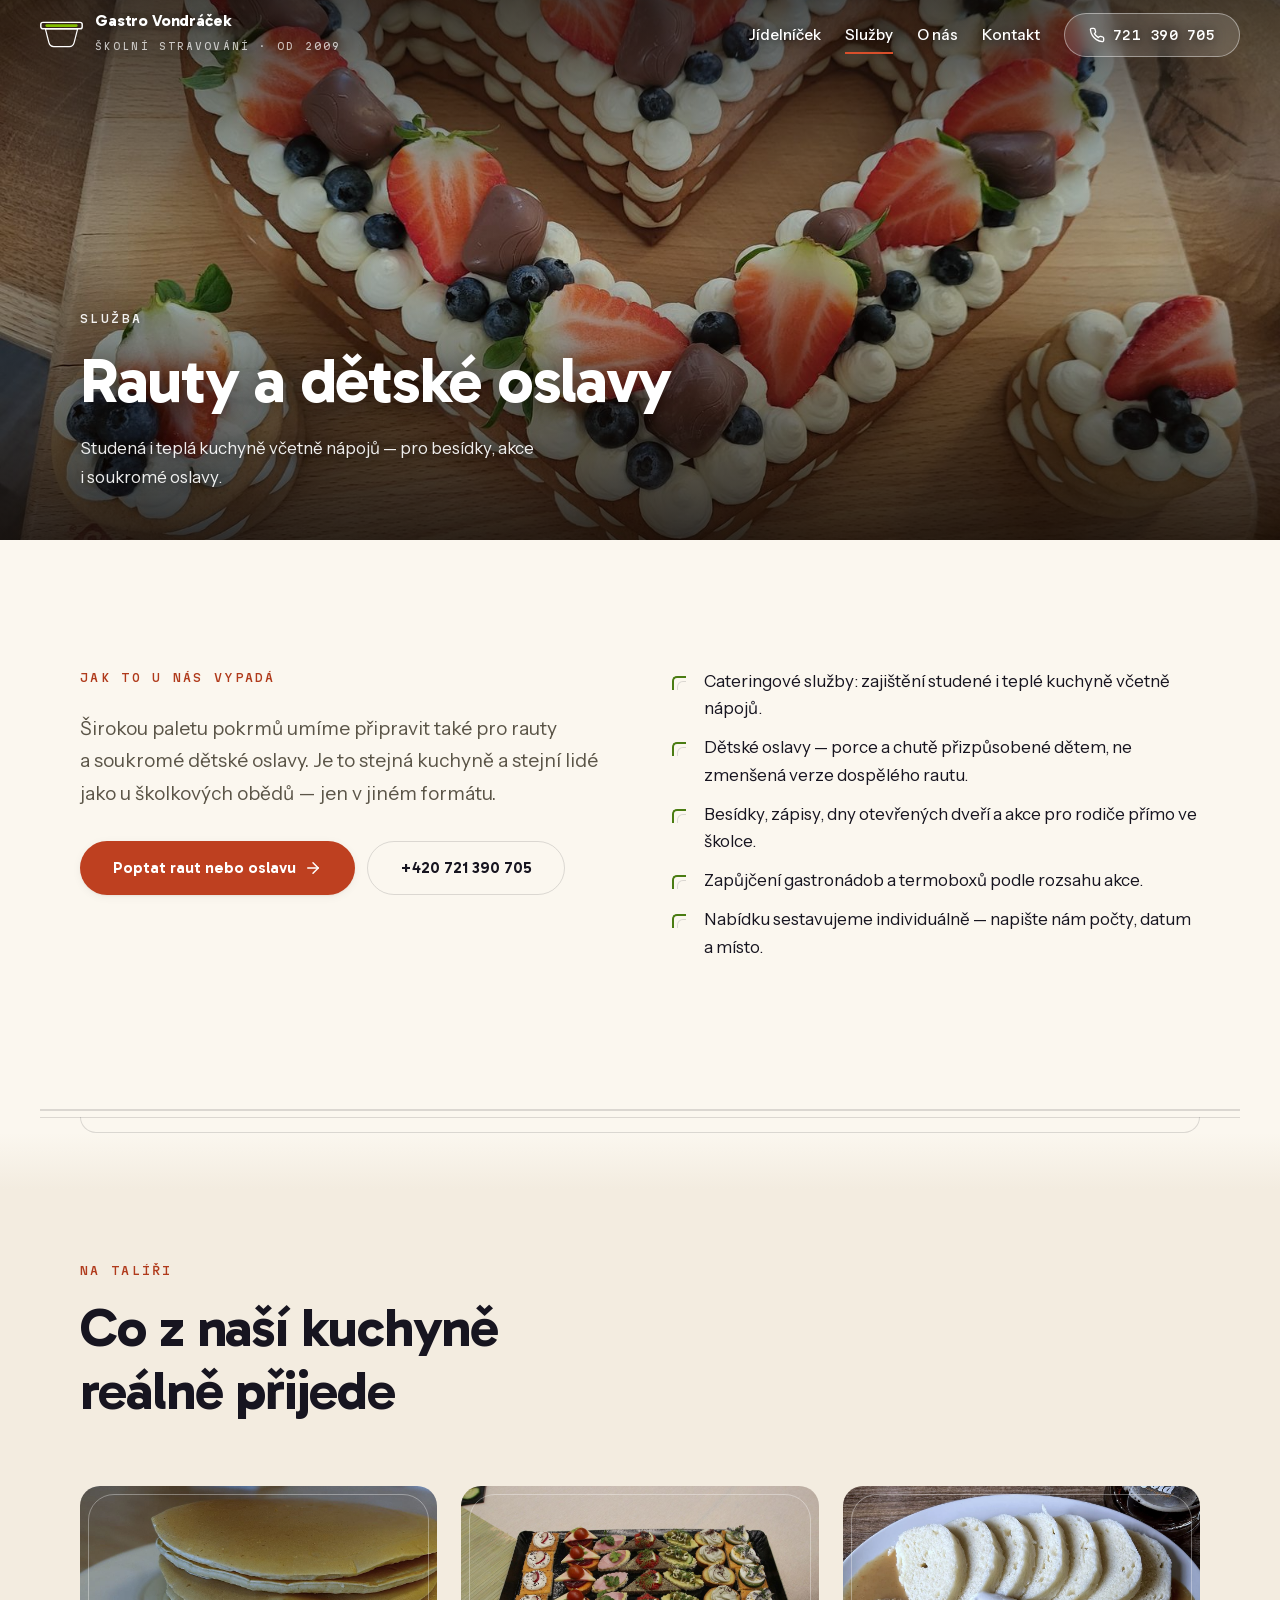
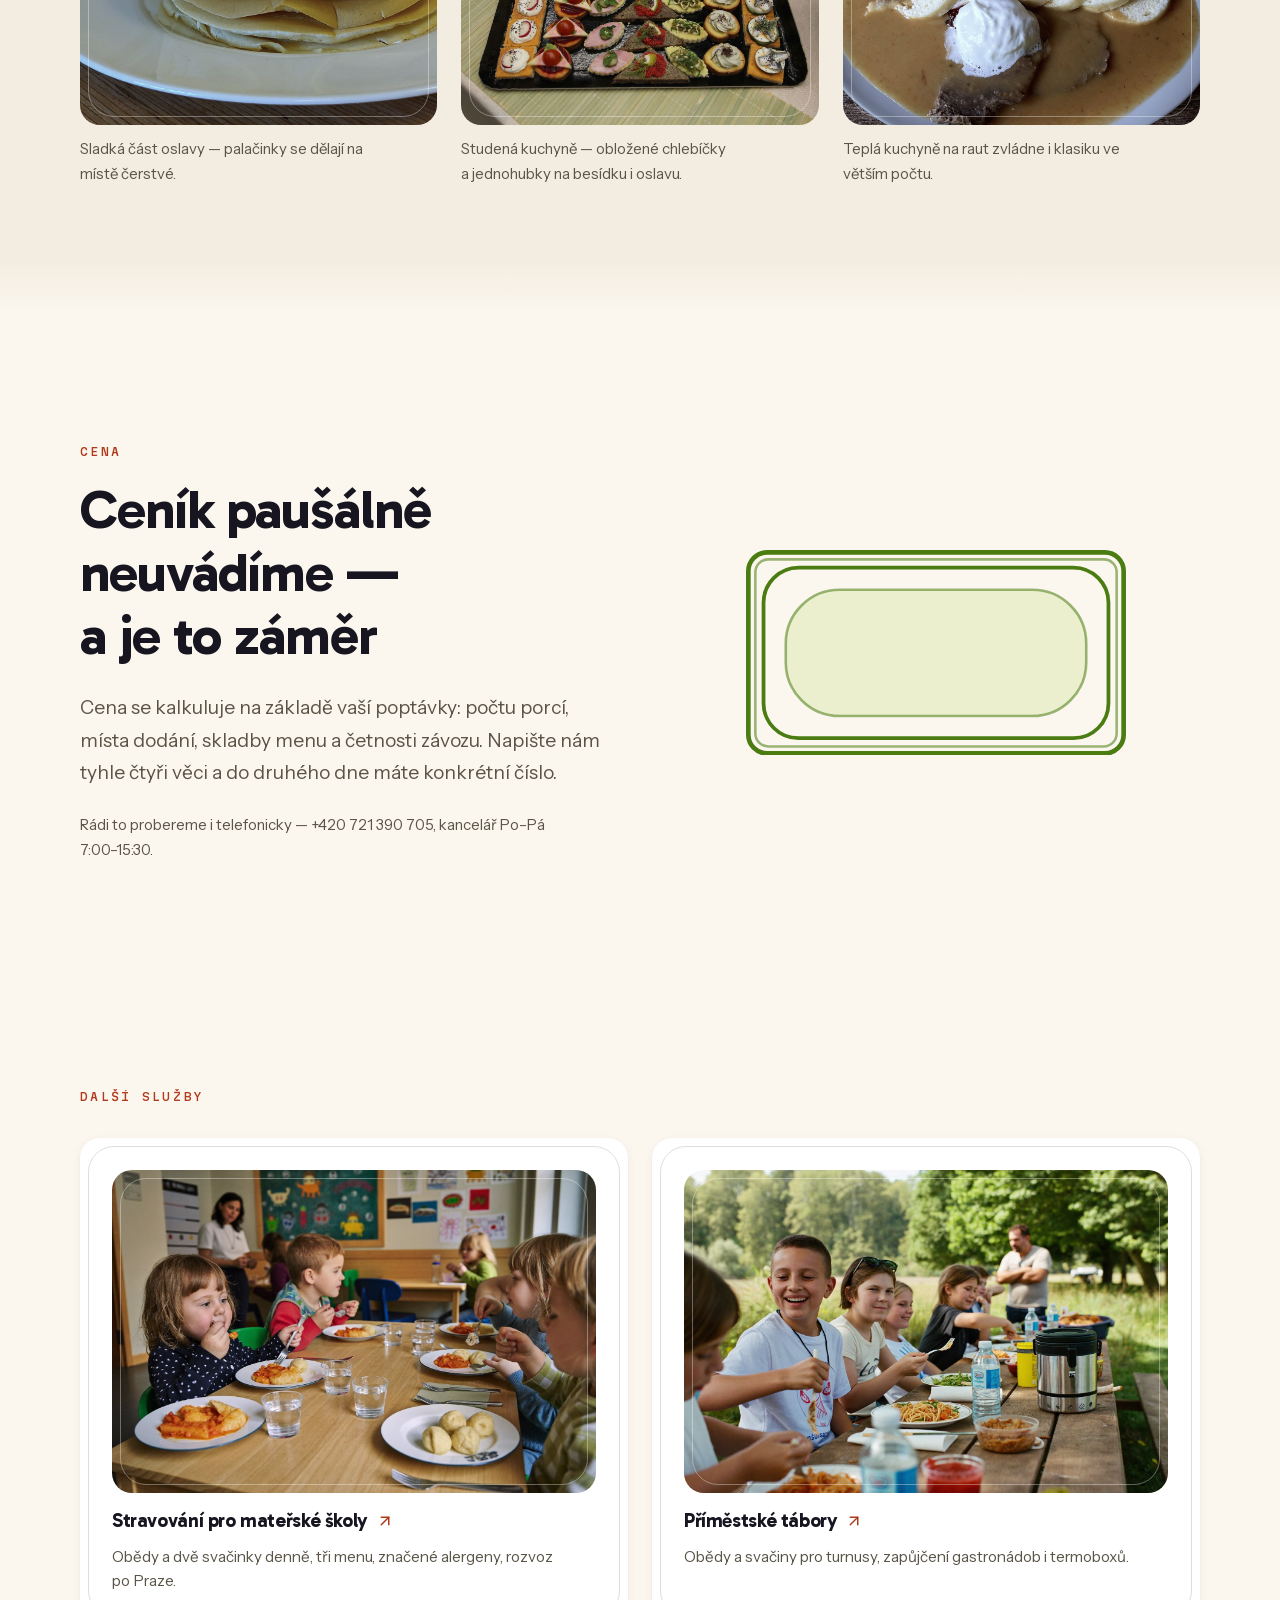
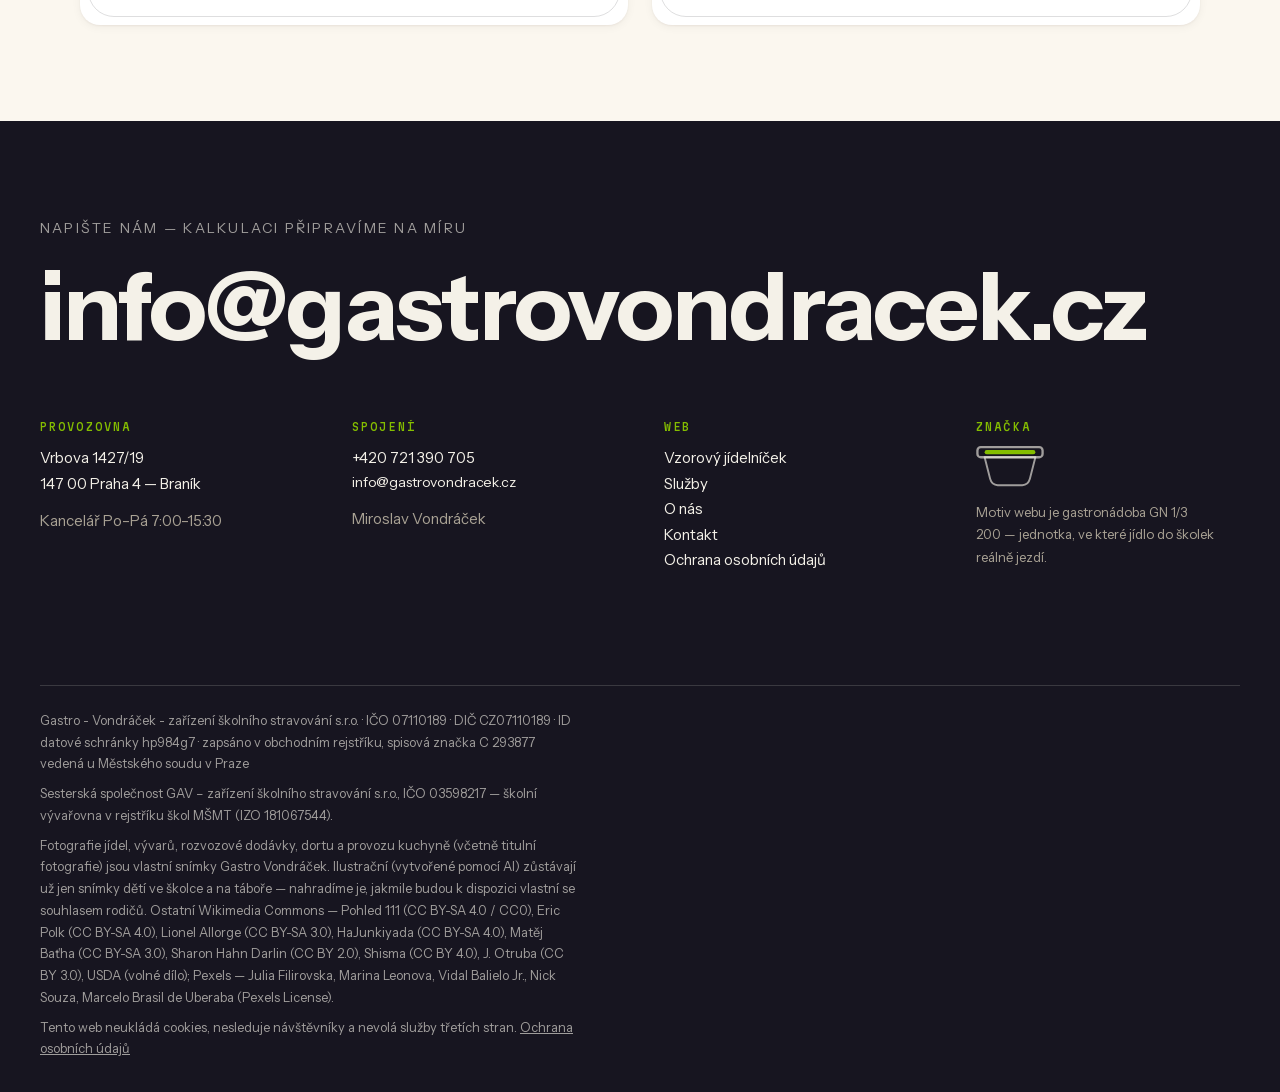
<file: sluzby/rauty-a-oslavy/index.html>
<!DOCTYPE html><html lang="cs" class="__variable_5a063b __variable_1ca8cb __variable_a784e9"><head><meta charSet="utf-8"/><meta name="viewport" content="width=device-width, initial-scale=1"/><link rel="preload" href="/_next/static/media/7d28de41f17e98f2-s.p.woff2" as="font" crossorigin="" type="font/woff2"/><link rel="preload" href="/_next/static/media/adb45196eddef626-s.p.woff2" as="font" crossorigin="" type="font/woff2"/><link rel="preload" href="/_next/static/media/ef87c177b26f69d3-s.p.woff2" as="font" crossorigin="" type="font/woff2"/><link rel="preload" as="image" href="/images/dort-srdce.jpg" fetchPriority="high"/><link rel="stylesheet" href="/_next/static/css/4a85f35416aa029e.css" data-precedence="next"/><link rel="preload" as="script" fetchPriority="low" href="/_next/static/chunks/webpack-882cfb55e115d433.js"/><script src="/_next/static/chunks/4bd1b696-dc81b35135595d90.js" async=""></script><script src="/_next/static/chunks/517-8e63033d2a03298e.js" async=""></script><script src="/_next/static/chunks/main-app-4ff18049c15e16bc.js" async=""></script><script src="/_next/static/chunks/app/layout-fd6f10f5c45244dc.js" async=""></script><script src="/_next/static/chunks/896-933556f303015ce8.js" async=""></script><script src="/_next/static/chunks/301-415e531b064263c8.js" async=""></script><script src="/_next/static/chunks/app/sluzby/%5Bslug%5D/page-cfd198c649f59f44.js" async=""></script><meta name="next-size-adjust" content=""/><title>Rauty a dětské oslavy | Gastro Vondráček</title><meta name="description" content="Studená i teplá kuchyně včetně nápojů — pro besídky, akce i soukromé oslavy."/><meta name="author" content="Gastro - Vondráček - zařízení školního stravování s.r.o."/><meta name="keywords" content="obědy do školky,stravování mateřské školy Praha,rozvoz obědů školky,příměstské tábory strava"/><meta property="og:title" content="Gastro Vondráček — obědy a svačinky pro pražské školky"/><meta property="og:description" content="Od roku 2009 vaříme obědy a dvě svačinky pro mateřské školy. Tři menu denně, menu 3 vždy bezmasé, značené alergeny."/><meta property="og:locale" content="cs_CZ"/><meta property="og:type" content="website"/><meta name="twitter:card" content="summary"/><meta name="twitter:title" content="Gastro Vondráček — obědy a svačinky pro pražské školky"/><meta name="twitter:description" content="Od roku 2009 vaříme obědy a dvě svačinky pro mateřské školy. Tři menu denně, menu 3 vždy bezmasé, značené alergeny."/><script src="/_next/static/chunks/polyfills-42372ed130431b0a.js" noModule=""></script></head><body><script type="application/ld+json">{"@context":"https://schema.org","@type":"FoodEstablishment","additionalType":"https://schema.org/LocalBusiness","name":"Gastro Vondráček","legalName":"Gastro - Vondráček - zařízení školního stravování s.r.o.","description":"Výroba, rozvoz a distribuce pokrmů do mateřských škol a školských zařízení, příměstské tábory a catering. Praha 4 Braník, od roku 2009.","foundingDate":"2009","servesCuisine":"Česká kuchyně pro dětské strávníky","telephone":"+420721390705","email":"info@gastrovondracek.cz","vatID":"CZ07110189","taxID":"07110189","address":{"@type":"PostalAddress","streetAddress":"Vrbova 1427/19","addressLocality":"Praha","postalCode":"147 00","addressCountry":"CZ"},"geo":{"@type":"GeoCoordinates","latitude":50.0321633,"longitude":14.4249308},"areaServed":{"@type":"City","name":"Praha"},"openingHoursSpecification":[{"@type":"OpeningHoursSpecification","dayOfWeek":["Monday","Tuesday","Wednesday","Thursday","Friday"],"opens":"07:00","closes":"15:30"}],"founder":{"@type":"Person","name":"Miroslav Vondráček"}}</script><a href="#obsah" class="znak-preskoc">Přeskočit na obsah</a><header class="hlavicka hlavicka--pruhledna" style="position:fixed;top:0;left:0;right:0;z-index:var(--z-nav, 50);transform:translateY(0);transition:transform 300ms var(--ease-panel, cubic-bezier(0.32, 0.72, 0, 1));will-change:transform"><div class="hlavicka-obal"><a class="znacka" style="color:#fff" href="/"><svg viewBox="0 0 320 208" width="43" height="28" fill="none" aria-hidden="true" focusable="false" style="display:block;flex:0 0 auto"><path d="M 40 58 L 280 58 L 254 160 Q 246 190 218 190 L 102 190 Q 74 190 66 160 Z" stroke="currentColor" stroke-width="9" stroke-linejoin="round"></path><rect x="6" y="10" width="308" height="48" rx="16" stroke="currentColor" stroke-width="11"></rect><rect x="40" y="24" width="240" height="20" rx="10" fill="#84bd00"></rect></svg><span><span class="znacka-text" style="display:block">Gastro Vondráček</span><span class="znacka-pod">Školní stravování · od 2009</span></span></a><nav class="menu" aria-label="Hlavní navigace" style="color:#fff"><a href="/jidelnicek/">Jídelníček</a><a aria-current="page" href="/sluzby/">Služby</a><a href="/o-nas/">O nás</a><a href="/kontakt/">Kontakt</a><a class="btn btn--svetly" href="tel:+420721390705" style="min-height:44px;padding:var(--sp-2) var(--sp-5);font-size:0.92rem"><svg xmlns="http://www.w3.org/2000/svg" width="16" height="16" viewBox="0 0 24 24" fill="none" stroke="currentColor" stroke-width="2" stroke-linecap="round" stroke-linejoin="round" class="lucide lucide-phone" aria-hidden="true"><path d="M22 16.92v3a2 2 0 0 1-2.18 2 19.79 19.79 0 0 1-8.63-3.07 19.5 19.5 0 0 1-6-6 19.79 19.79 0 0 1-3.07-8.67A2 2 0 0 1 4.11 2h3a2 2 0 0 1 2 1.72 12.84 12.84 0 0 0 .7 2.81 2 2 0 0 1-.45 2.11L8.09 9.91a16 16 0 0 0 6 6l1.27-1.27a2 2 0 0 1 2.11-.45 12.84 12.84 0 0 0 2.81.7A2 2 0 0 1 22 16.92z"></path></svg><span class="mono" style="font-size:0.82rem;letter-spacing:0.02em">721 390 705</span></a></nav><button class="hamburger" aria-expanded="false" aria-controls="mobil-menu" style="color:#fff"><svg xmlns="http://www.w3.org/2000/svg" width="18" height="18" viewBox="0 0 24 24" fill="none" stroke="currentColor" stroke-width="2" stroke-linecap="round" stroke-linejoin="round" class="lucide lucide-menu" aria-hidden="true"><line x1="4" x2="20" y1="12" y2="12"></line><line x1="4" x2="20" y1="6" y2="6"></line><line x1="4" x2="20" y1="18" y2="18"></line></svg><span style="font-size:0.9rem">Menu</span></button></div></header><header class="podhero"><img src="/images/dort-srdce.jpg" alt="Dort ve tvaru srdce s jahodami, borůvkami a šlehačkou z naší cukrářské výroby" width="1400" height="933" fetchPriority="high" loading="eager" decoding="async"/><div class="podhero-scrim"></div><div class="podhero-obsah"><p class="eyebrow eyebrow--svetlo">Služba</p><h1 style="margin-top:var(--sp-4)">Rauty a dětské oslavy</h1><p style="margin-top:var(--sp-4);font-size:1.06rem">Studená i teplá kuchyně včetně nápojů — pro besídky, akce i soukromé oslavy.</p></div></header><main id="obsah"><section class="sekce"><div class="obal split" style="align-items:start"><div><p class="eyebrow">Jak to u nás vypadá</p><p class="perex" style="margin-top:var(--sp-5)">Širokou paletu pokrmů umíme připravit také pro rauty a soukromé dětské oslavy. Je to stejná kuchyně a stejní lidé jako u školkových obědů — jen v jiném formátu.</p><div style="display:flex;flex-wrap:wrap;gap:var(--sp-3);margin-top:var(--sp-6)"><a class="btn btn--hlavni" href="/kontakt/">Poptat raut nebo oslavu<svg xmlns="http://www.w3.org/2000/svg" width="18" height="18" viewBox="0 0 24 24" fill="none" stroke="currentColor" stroke-width="2" stroke-linecap="round" stroke-linejoin="round" class="lucide lucide-arrow-right" aria-hidden="true"><path d="M5 12h14"></path><path d="m12 5 7 7-7 7"></path></svg></a><a class="btn btn--druhy" href="tel:+420721390705">+420 721 390 705</a></div></div><ul class="gn-seznam"><li>Cateringové služby: zajištění studené i teplé kuchyně včetně nápojů.</li><li>Dětské oslavy — porce a chutě přizpůsobené dětem, ne zmenšená verze dospělého rautu.</li><li>Besídky, zápisy, dny otevřených dveří a akce pro rodiče přímo ve školce.</li><li>Zapůjčení gastronádob a termoboxů podle rozsahu akce.</li><li>Nabídku sestavujeme individuálně — napište nám počty, datum a místo.</li></ul></div></section><div class="obal-siroky"><div class="sev-gn" aria-hidden="true"><i></i></div></div><section class="sekce sekce--krem" aria-labelledby="talir-h"><div class="obal"><div style="max-width:44ch"><p class="eyebrow">Na talíři</p><h2 class="h-sekce" id="talir-h" style="margin-top:var(--sp-4)">Co z naší kuchyně reálně přijede</h2></div><div style="margin-top:var(--sp-8);display:grid;grid-template-columns:repeat(auto-fit, minmax(260px, 1fr));gap:var(--sp-5)"><figure><div class="gn-foto" style="aspect-ratio:3 / 2"><img src="/images/palacinky.jpg" alt="Komín palačinek na talíři" width="1400" height="933" loading="lazy" decoding="async"/></div><figcaption class="mala" style="margin-top:var(--sp-3)">Sladká část oslavy — palačinky se dělají na místě čerstvé.</figcaption></figure><figure><div class="gn-foto" style="aspect-ratio:3 / 2"><img src="/images/catering-chlebicky.jpg" alt="Tác obložených chlebíčků a jednohubek (ilustrační snímek)" width="1400" height="933" loading="lazy" decoding="async"/></div><figcaption class="mala" style="margin-top:var(--sp-3)">Studená kuchyně — obložené chlebíčky a jednohubky na besídku i oslavu.</figcaption></figure><figure><div class="gn-foto" style="aspect-ratio:3 / 2"><img src="/images/svickova-1.jpg" alt="Svíčková na smetaně s houskovým knedlíkem" width="1400" height="933" loading="lazy" decoding="async"/></div><figcaption class="mala" style="margin-top:var(--sp-3)">Teplá kuchyně na raut zvládne i klasiku ve větším počtu.</figcaption></figure></div></div></section><section class="sekce"><div class="obal"><div class="split" style="align-items:center"><div><p class="eyebrow">Cena</p><h2 class="h-sekce" style="margin-top:var(--sp-4)">Ceník paušálně neuvádíme — a je to záměr</h2><p class="perex" style="margin-top:var(--sp-5)">Cena se kalkuluje na základě vaší poptávky: počtu porcí, místa dodání, skladby menu a četnosti závozu. Napište nám tyhle čtyři věci a do druhého dne máte konkrétní číslo.</p><p class="mala" style="margin-top:var(--sp-5)">Rádi to probereme i telefonicky — +420 721 390 705, kancelář Po–Pá 7:00–15:30.</p></div><div style="display:grid;place-items:center"><svg viewBox="0 0 325 176" width="min(100%, 380px)" style="display:block;height:auto" fill="none" aria-hidden="true" focusable="false"><rect x="34" y="34" width="257" height="108" rx="46" fill="var(--green)" opacity="0.14"></rect><rect x="2" y="2" width="321" height="172" rx="16" stroke="var(--green-deep)" stroke-width="4"></rect><rect x="8" y="8" width="309" height="160" rx="11" stroke="var(--green-deep)" stroke-width="2.2" opacity="0.55"></rect><rect x="15" y="15" width="295" height="146" rx="30" stroke="var(--green-deep)" stroke-width="3.2"></rect><rect x="34" y="34" width="257" height="108" rx="46" stroke="var(--green-deep)" stroke-width="2.2" opacity="0.55"></rect></svg></div></div></div></section><section class="sekce sekce--tesna"><div class="obal"><p class="eyebrow">Další služby</p><div style="margin-top:var(--sp-6);display:grid;grid-template-columns:repeat(auto-fit, minmax(280px, 1fr));gap:var(--sp-5)"><a class="gn-ram gn-ram--hover karta" style="text-decoration:none" href="/sluzby/skolky/"><div class="gn-foto" style="aspect-ratio:3 / 2;margin-bottom:var(--sp-4)"><img src="/images/ai-ms-obed-deti.jpg" alt="Děti v mateřské škole obědvají u společného stolu (ilustrační snímek)" width="1400" height="933" loading="lazy" decoding="async"/></div><h3 style="display:flex;align-items:center;gap:var(--sp-2)">Stravování pro mateřské školy<svg xmlns="http://www.w3.org/2000/svg" width="18" height="18" viewBox="0 0 24 24" fill="none" stroke="currentColor" stroke-width="2" stroke-linecap="round" stroke-linejoin="round" class="lucide lucide-arrow-up-right" aria-hidden="true" style="color:var(--tomato-text)"><path d="M7 7h10v10"></path><path d="M7 17 17 7"></path></svg></h3><p>Obědy a dvě svačinky denně, tři menu, značené alergeny, rozvoz po Praze.</p></a><a class="gn-ram gn-ram--hover karta" style="text-decoration:none" href="/sluzby/primestske-tabory/"><div class="gn-foto" style="aspect-ratio:3 / 2;margin-bottom:var(--sp-4)"><img src="/images/ai-tabor-obed-venku.jpg" alt="Děti na příměstském táboře obědvají venku u dřevěných stolů (ilustrační snímek)" width="1400" height="933" loading="lazy" decoding="async"/></div><h3 style="display:flex;align-items:center;gap:var(--sp-2)">Příměstské tábory<svg xmlns="http://www.w3.org/2000/svg" width="18" height="18" viewBox="0 0 24 24" fill="none" stroke="currentColor" stroke-width="2" stroke-linecap="round" stroke-linejoin="round" class="lucide lucide-arrow-up-right" aria-hidden="true" style="color:var(--tomato-text)"><path d="M7 7h10v10"></path><path d="M7 17 17 7"></path></svg></h3><p>Obědy a svačiny pro turnusy, zapůjčení gastronádob i termoboxů.</p></a></div></div></section></main><footer class="paticka" style="position:relative;background:var(--paticka-bg, var(--noc, #101114));color:var(--paticka-text, #f2f0ea);padding:var(--sp-9, 96px) var(--gutter, 24px) var(--sp-6, 32px)"><div style="max-width:var(--container, 1200px);margin:0 auto"><p style="font-size:var(--fs-sm, 14px);letter-spacing:var(--tracking-wide, 0.16em);text-transform:uppercase;color:var(--paticka-muted, rgba(242,240,234,0.6));margin-bottom:var(--sp-4, 16px)">Napište nám — kalkulaci připravíme na míru</p><a href="mailto:info@gastrovondracek.cz?subject=Popt%C3%A1vka%20stravov%C3%A1n%C3%AD%20%E2%80%94%20%C5%A1kolka" style="display:block;font-size:clamp(1.5rem, calc((100vw - 2 * var(--gutter, 24px)) / 12.65), 7rem);line-height:1.04;letter-spacing:var(--tracking-tight, -0.02em);font-weight:700;text-decoration:none;white-space:nowrap;max-width:100%">info@gastrovondracek.cz</a><div style="margin-top:var(--sp-8, 64px);display:flex;flex-wrap:wrap;gap:var(--sp-7, 48px);justify-content:space-between;align-items:flex-end"><div style="display:grid;grid-template-columns:repeat(auto-fit, minmax(200px, 1fr));gap:var(--sp-7);width:100%"><div class="paticka-sloupec"><h4>Provozovna</h4><p>Vrbova 1427/19<br/>147 00<!-- --> <!-- -->Praha 4 — Braník</p><p style="margin-top:var(--sp-3);color:var(--noc-muted)">Kancelář <!-- -->Po–Pá 7:00–15:30</p></div><div class="paticka-sloupec"><h4>Spojení</h4><a href="tel:+420721390705">+420 721 390 705</a><a class="email-radek" href="mailto:info@gastrovondracek.cz">info@gastrovondracek.cz</a><p style="margin-top:var(--sp-3);color:var(--noc-muted)">Miroslav Vondráček</p></div><div class="paticka-sloupec"><h4>Web</h4><a href="/jidelnicek/">Vzorový jídelníček</a><a href="/sluzby/">Služby</a><a href="/o-nas/">O nás</a><a href="/kontakt/">Kontakt</a><a href="/gdpr/">Ochrana osobních údajů</a></div><div class="paticka-sloupec"><h4>Značka</h4><svg viewBox="0 0 320 208" width="68" height="44" fill="none" aria-hidden="true" focusable="false" style="display:block;flex:0 0 auto"><path d="M 40 58 L 280 58 L 254 160 Q 246 190 218 190 L 102 190 Q 74 190 66 160 Z" stroke="rgba(244,241,232,0.62)" stroke-width="9" stroke-linejoin="round"></path><rect x="6" y="10" width="308" height="48" rx="16" stroke="rgba(244,241,232,0.62)" stroke-width="11"></rect><rect x="40" y="24" width="240" height="20" rx="10" fill="var(--green)"></rect></svg><p style="margin-top:var(--sp-3);color:var(--noc-muted);font-size:0.82rem">Motiv webu je gastronádoba GN 1/3 200 — jednotka, ve které jídlo do školek reálně jezdí.</p></div></div><div class="paticka-tiraz" style="width:100%"><p>Gastro - Vondráček - zařízení školního stravování s.r.o.<!-- --> · IČO <!-- -->07110189<!-- --> · DIČ <!-- -->CZ07110189<!-- --> · ID datové schránky <!-- -->hp984g7<!-- --> · <!-- -->zapsáno v obchodním rejstříku, spisová značka C 293877 vedená u Městského soudu v Praze</p><p style="margin-top:var(--sp-2)">Sesterská společnost GAV – zařízení školního stravování s.r.o., IČO 03598217 — školní vývařovna v rejstříku škol MŠMT (IZO 181067544).</p><p style="margin-top:var(--sp-2)">Fotografie jídel, vývarů, rozvozové dodávky, dortu a provozu kuchyně (včetně titulní fotografie) jsou vlastní snímky Gastro Vondráček. Ilustrační (vytvořené pomocí AI) zůstávají už jen snímky dětí ve školce a na táboře — nahradíme je, jakmile budou k dispozici vlastní se souhlasem rodičů. Ostatní Wikimedia Commons — Pohled 111 (CC BY-SA 4.0 / CC0), Eric Polk (CC BY-SA 4.0), Lionel Allorge (CC BY-SA 3.0), HaJunkiyada (CC BY-SA 4.0), Matěj Baťha (CC BY-SA 3.0), Sharon Hahn Darlin (CC BY 2.0), Shisma (CC BY 4.0), J. Otruba (CC BY 3.0), USDA (volné dílo); Pexels — Julia Filirovska, Marina Leonova, Vidal Balielo Jr., Nick Souza, Marcelo Brasil de Uberaba (Pexels License).</p><p style="margin-top:var(--sp-2)">Tento web neukládá cookies, nesleduje návštěvníky a nevolá služby třetích stran.<!-- --> <a href="/gdpr/">Ochrana osobních údajů</a></p></div></div></div></footer><script src="/_next/static/chunks/webpack-882cfb55e115d433.js" async=""></script><script>(self.__next_f=self.__next_f||[]).push([0])</script><script>self.__next_f.push([1,"1:\"$Sreact.fragment\"\n3:I[651,[\"177\",\"static/chunks/app/layout-fd6f10f5c45244dc.js\"],\"default\"]\n4:I[9712,[\"177\",\"static/chunks/app/layout-fd6f10f5c45244dc.js\"],\"default\"]\n5:I[5244,[],\"\"]\n6:I[3866,[],\"\"]\n8:I[6213,[],\"OutletBoundary\"]\na:I[6213,[],\"MetadataBoundary\"]\nc:I[6213,[],\"ViewportBoundary\"]\ne:I[4835,[],\"\"]\n:HL[\"/_next/static/media/7d28de41f17e98f2-s.p.woff2\",\"font\",{\"crossOrigin\":\"\",\"type\":\"font/woff2\"}]\n:HL[\"/_next/static/media/adb45196eddef626-s.p.woff2\",\"font\",{\"crossOrigin\":\"\",\"type\":\"font/woff2\"}]\n:HL[\"/_next/static/media/ef87c177b26f69d3-s.p.woff2\",\"font\",{\"crossOrigin\":\"\",\"type\":\"font/woff2\"}]\n:HL[\"/_next/static/css/4a85f35416aa029e.css\",\"style\"]\n2:T424,{\"@context\":\"https://schema.org\",\"@type\":\"FoodEstablishment\",\"additionalType\":\"https://schema.org/LocalBusiness\",\"name\":\"Gastro Vondráček\",\"legalName\":\"Gastro - Vondráček - zařízení školního stravování s.r.o.\",\"description\":\"Výroba, rozvoz a distribuce pokrmů do mateřských škol a školských zařízení, příměstské tábory a catering. Praha 4 Braník, od roku 2009.\",\"foundingDate\":\"2009\",\"servesCuisine\":\"Česká kuchyně pro dětské strávníky\",\"telephone\":\"+420721390705\",\"email\":\"info@gastrovondracek.cz\",\"vatID\":\"CZ07110189\",\"taxID\":\"07110189\",\"address\":{\"@type\":\"PostalAddress\",\"streetAddress\":\"Vrbova 1427/19\",\"addressLocality\":\"Praha\",\"postalCode\":\"147 00\",\"addressCountry\":\"CZ\"},\"geo\":{\"@type\":\"GeoCoordinates\",\"latitude\":50.0321633,\"longitude\":14.4249308},\"areaServed\":{\"@type\":\"City\",\"name\":\"Praha\"},\"openingHoursSpecification\":[{\"@type\":\"OpeningHoursSpecification\",\"dayOfWeek\":[\"Monday\",\"Tuesday\",\"Wednesday\",\"Thursday\",\"Friday\"],\"opens\":\"07:00\",\"closes\":\"15:30\"}],\"founder\":{\"@type\":\"Person\",\"name\":\"Miroslav Vondráček\"}}"])</script><script>self.__next_f.push([1,"0:{\"P\":null,\"b\":\"14ont_6-xexrK0aLjN0W8\",\"p\":\"\",\"c\":[\"\",\"sluzby\",\"rauty-a-oslavy\",\"\"],\"i\":false,\"f\":[[[\"\",{\"children\":[\"sluzby\",{\"children\":[[\"slug\",\"rauty-a-oslavy\",\"d\"],{\"children\":[\"__PAGE__\",{}]}]}]},\"$undefined\",\"$undefined\",true],[\"\",[\"$\",\"$1\",\"c\",{\"children\":[[[\"$\",\"link\",\"0\",{\"rel\":\"stylesheet\",\"href\":\"/_next/static/css/4a85f35416aa029e.css\",\"precedence\":\"next\",\"crossOrigin\":\"$undefined\",\"nonce\":\"$undefined\"}]],[\"$\",\"html\",null,{\"lang\":\"cs\",\"className\":\"__variable_5a063b __variable_1ca8cb __variable_a784e9\",\"children\":[\"$\",\"body\",null,{\"children\":[[\"$\",\"script\",null,{\"type\":\"application/ld+json\",\"dangerouslySetInnerHTML\":{\"__html\":\"$2\"}}],[\"$\",\"$L3\",null,{}],[\"$\",\"a\",null,{\"href\":\"#obsah\",\"className\":\"znak-preskoc\",\"children\":\"Přeskočit na obsah\"}],[\"$\",\"$L4\",null,{\"children\":[\"$\",\"$L5\",null,{\"parallelRouterKey\":\"children\",\"segmentPath\":[\"children\"],\"error\":\"$undefined\",\"errorStyles\":\"$undefined\",\"errorScripts\":\"$undefined\",\"template\":[\"$\",\"$L6\",null,{}],\"templateStyles\":\"$undefined\",\"templateScripts\":\"$undefined\",\"notFound\":[[],[[\"$\",\"title\",null,{\"children\":\"404: This page could not be found.\"}],[\"$\",\"div\",null,{\"style\":{\"fontFamily\":\"system-ui,\\\"Segoe UI\\\",Roboto,Helvetica,Arial,sans-serif,\\\"Apple Color Emoji\\\",\\\"Segoe UI Emoji\\\"\",\"height\":\"100vh\",\"textAlign\":\"center\",\"display\":\"flex\",\"flexDirection\":\"column\",\"alignItems\":\"center\",\"justifyContent\":\"center\"},\"children\":[\"$\",\"div\",null,{\"children\":[[\"$\",\"style\",null,{\"dangerouslySetInnerHTML\":{\"__html\":\"body{color:#000;background:#fff;margin:0}.next-error-h1{border-right:1px solid rgba(0,0,0,.3)}@media (prefers-color-scheme:dark){body{color:#fff;background:#000}.next-error-h1{border-right:1px solid rgba(255,255,255,.3)}}\"}}],[\"$\",\"h1\",null,{\"className\":\"next-error-h1\",\"style\":{\"display\":\"inline-block\",\"margin\":\"0 20px 0 0\",\"padding\":\"0 23px 0 0\",\"fontSize\":24,\"fontWeight\":500,\"verticalAlign\":\"top\",\"lineHeight\":\"49px\"},\"children\":404}],[\"$\",\"div\",null,{\"style\":{\"display\":\"inline-block\"},\"children\":[\"$\",\"h2\",null,{\"style\":{\"fontSize\":14,\"fontWeight\":400,\"lineHeight\":\"49px\",\"margin\":0},\"children\":\"This page could not be found.\"}]}]]}]}]]],\"forbidden\":\"$undefined\",\"unauthorized\":\"$undefined\"}]}]]}]}]]}],{\"children\":[\"sluzby\",[\"$\",\"$1\",\"c\",{\"children\":[null,[\"$\",\"$L5\",null,{\"parallelRouterKey\":\"children\",\"segmentPath\":[\"children\",\"sluzby\",\"children\"],\"error\":\"$undefined\",\"errorStyles\":\"$undefined\",\"errorScripts\":\"$undefined\",\"template\":[\"$\",\"$L6\",null,{}],\"templateStyles\":\"$undefined\",\"templateScripts\":\"$undefined\",\"notFound\":\"$undefined\",\"forbidden\":\"$undefined\",\"unauthorized\":\"$undefined\"}]]}],{\"children\":[[\"slug\",\"rauty-a-oslavy\",\"d\"],[\"$\",\"$1\",\"c\",{\"children\":[null,[\"$\",\"$L5\",null,{\"parallelRouterKey\":\"children\",\"segmentPath\":[\"children\",\"sluzby\",\"children\",\"$0:f:0:1:2:children:2:children:0\",\"children\"],\"error\":\"$undefined\",\"errorStyles\":\"$undefined\",\"errorScripts\":\"$undefined\",\"template\":[\"$\",\"$L6\",null,{}],\"templateStyles\":\"$undefined\",\"templateScripts\":\"$undefined\",\"notFound\":\"$undefined\",\"forbidden\":\"$undefined\",\"unauthorized\":\"$undefined\"}]]}],{\"children\":[\"__PAGE__\",[\"$\",\"$1\",\"c\",{\"children\":[\"$L7\",null,[\"$\",\"$L8\",null,{\"children\":\"$L9\"}]]}],{},null,false]},null,false]},null,false]},null,false],[\"$\",\"$1\",\"h\",{\"children\":[null,[\"$\",\"$1\",\"Widb_w1a_bSVlUtcrpiEP\",{\"children\":[[\"$\",\"$La\",null,{\"children\":\"$Lb\"}],[\"$\",\"$Lc\",null,{\"children\":\"$Ld\"}],[\"$\",\"meta\",null,{\"name\":\"next-size-adjust\",\"content\":\"\"}]]}]]}],false]],\"m\":\"$undefined\",\"G\":[\"$e\",\"$undefined\"],\"s\":false,\"S\":true}\n"])</script><script>self.__next_f.push([1,"f:I[1301,[\"896\",\"static/chunks/896-933556f303015ce8.js\",\"301\",\"static/chunks/301-415e531b064263c8.js\",\"842\",\"static/chunks/app/sluzby/%5Bslug%5D/page-cfd198c649f59f44.js\"],\"default\"]\n10:I[8173,[\"896\",\"static/chunks/896-933556f303015ce8.js\",\"301\",\"static/chunks/301-415e531b064263c8.js\",\"842\",\"static/chunks/app/sluzby/%5Bslug%5D/page-cfd198c649f59f44.js\"],\"\"]\n"])</script><script>self.__next_f.push([1,"7:[[\"$\",\"$Lf\",null,{\"pruhledna\":true,\"aktivni\":\"/sluzby/\"}],[\"$\",\"header\",null,{\"className\":\"podhero\",\"children\":[[\"$\",\"img\",null,{\"src\":\"/images/dort-srdce.jpg\",\"alt\":\"Dort ve tvaru srdce s jahodami, borůvkami a šlehačkou z naší cukrářské výroby\",\"width\":1400,\"height\":933,\"fetchPriority\":\"high\",\"loading\":\"eager\",\"decoding\":\"async\"}],[\"$\",\"div\",null,{\"className\":\"podhero-scrim\"}],[\"$\",\"div\",null,{\"className\":\"podhero-obsah\",\"children\":[[\"$\",\"p\",null,{\"className\":\"eyebrow eyebrow--svetlo\",\"children\":\"Služba\"}],[\"$\",\"h1\",null,{\"style\":{\"marginTop\":\"var(--sp-4)\"},\"children\":\"Rauty a dětské oslavy\"}],[\"$\",\"p\",null,{\"style\":{\"marginTop\":\"var(--sp-4)\",\"fontSize\":\"1.06rem\"},\"children\":\"Studená i teplá kuchyně včetně nápojů — pro besídky, akce i soukromé oslavy.\"}]]}]]}],[\"$\",\"main\",null,{\"id\":\"obsah\",\"children\":[[\"$\",\"section\",null,{\"className\":\"sekce\",\"children\":[\"$\",\"div\",null,{\"className\":\"obal split\",\"style\":{\"alignItems\":\"start\"},\"children\":[[\"$\",\"div\",null,{\"children\":[[\"$\",\"p\",null,{\"className\":\"eyebrow\",\"children\":\"Jak to u nás vypadá\"}],[\"$\",\"p\",null,{\"className\":\"perex\",\"style\":{\"marginTop\":\"var(--sp-5)\"},\"children\":\"Širokou paletu pokrmů umíme připravit také pro rauty a soukromé dětské oslavy. Je to stejná kuchyně a stejní lidé jako u školkových obědů — jen v jiném formátu.\"}],[\"$\",\"div\",null,{\"style\":{\"display\":\"flex\",\"flexWrap\":\"wrap\",\"gap\":\"var(--sp-3)\",\"marginTop\":\"var(--sp-6)\"},\"children\":[[\"$\",\"$L10\",null,{\"className\":\"btn btn--hlavni\",\"href\":\"/kontakt/\",\"children\":[\"Poptat raut nebo oslavu\",[\"$\",\"svg\",null,{\"ref\":\"$undefined\",\"xmlns\":\"http://www.w3.org/2000/svg\",\"width\":18,\"height\":18,\"viewBox\":\"0 0 24 24\",\"fill\":\"none\",\"stroke\":\"currentColor\",\"strokeWidth\":2,\"strokeLinecap\":\"round\",\"strokeLinejoin\":\"round\",\"className\":\"lucide lucide-arrow-right\",\"aria-hidden\":true,\"children\":[[\"$\",\"path\",\"1ays0h\",{\"d\":\"M5 12h14\"}],[\"$\",\"path\",\"xquz4c\",{\"d\":\"m12 5 7 7-7 7\"}],\"$undefined\"]}]]}],[\"$\",\"a\",null,{\"className\":\"btn btn--druhy\",\"href\":\"tel:+420721390705\",\"children\":\"+420 721 390 705\"}]]}]]}],[\"$\",\"ul\",null,{\"className\":\"gn-seznam\",\"children\":[[\"$\",\"li\",\"Cateringové služby: zajištění studené i teplé kuchyně včetně nápojů.\",{\"children\":\"Cateringové služby: zajištění studené i teplé kuchyně včetně nápojů.\"}],[\"$\",\"li\",\"Dětské oslavy — porce a chutě přizpůsobené dětem, ne zmenšená verze dospělého rautu.\",{\"children\":\"Dětské oslavy — porce a chutě přizpůsobené dětem, ne zmenšená verze dospělého rautu.\"}],[\"$\",\"li\",\"Besídky, zápisy, dny otevřených dveří a akce pro rodiče přímo ve školce.\",{\"children\":\"Besídky, zápisy, dny otevřených dveří a akce pro rodiče přímo ve školce.\"}],[\"$\",\"li\",\"Zapůjčení gastronádob a termoboxů podle rozsahu akce.\",{\"children\":\"Zapůjčení gastronádob a termoboxů podle rozsahu akce.\"}],[\"$\",\"li\",\"Nabídku sestavujeme individuálně — napište nám počty, datum a místo.\",{\"children\":\"Nabídku sestavujeme individuálně — napište nám počty, datum a místo.\"}]]}]]}]}],[\"$\",\"div\",null,{\"className\":\"obal-siroky\",\"children\":[\"$\",\"div\",null,{\"className\":\"sev-gn\",\"style\":\"$undefined\",\"aria-hidden\":\"true\",\"children\":[\"$\",\"i\",null,{}]}]}],[\"$\",\"section\",null,{\"className\":\"sekce sekce--krem\",\"aria-labelledby\":\"talir-h\",\"children\":[\"$\",\"div\",null,{\"className\":\"obal\",\"children\":[[\"$\",\"div\",null,{\"style\":{\"maxWidth\":\"44ch\"},\"children\":[[\"$\",\"p\",null,{\"className\":\"eyebrow\",\"children\":\"Na talíři\"}],[\"$\",\"h2\",null,{\"className\":\"h-sekce\",\"id\":\"talir-h\",\"style\":{\"marginTop\":\"var(--sp-4)\"},\"children\":\"Co z naší kuchyně reálně přijede\"}]]}],[\"$\",\"div\",null,{\"style\":{\"marginTop\":\"var(--sp-8)\",\"display\":\"grid\",\"gridTemplateColumns\":\"repeat(auto-fit, minmax(260px, 1fr))\",\"gap\":\"var(--sp-5)\"},\"children\":[[\"$\",\"figure\",\"/images/palacinky.jpg\",{\"children\":[[\"$\",\"div\",null,{\"className\":\"gn-foto\",\"style\":{\"aspectRatio\":\"3 / 2\"},\"children\":[\"$\",\"img\",null,{\"src\":\"/images/palacinky.jpg\",\"alt\":\"Komín palačinek na talíři\",\"width\":1400,\"height\":933,\"loading\":\"lazy\",\"decoding\":\"async\"}]}],[\"$\",\"figcaption\",null,{\"className\":\"mala\",\"style\":{\"marginTop\":\"var(--sp-3)\"},\"children\":\"Sladká část oslavy — palačinky se dělají na místě čerstvé.\"}]]}],[\"$\",\"figure\",\"/images/catering-chlebicky.jpg\",{\"children\":[[\"$\",\"div\",null,{\"className\":\"gn-foto\",\"style\":{\"aspectRatio\":\"3 / 2\"},\"children\":[\"$\",\"img\",null,{\"src\":\"/images/catering-chlebicky.jpg\",\"alt\":\"Tác obložených chlebíčků a jednohubek (ilustrační snímek)\",\"width\":1400,\"height\":933,\"loading\":\"lazy\",\"decoding\":\"async\"}]}],[\"$\",\"figcaption\",null,{\"className\":\"mala\",\"style\":{\"marginTop\":\"var(--sp-3)\"},\"children\":\"Studená kuchyně — obložené chlebíčky a jednohubky na besídku i oslavu.\"}]]}],[\"$\",\"figure\",\"/images/svickova-1.jpg\",{\"children\":[[\"$\",\"div\",null,{\"className\":\"gn-foto\",\"style\":{\"aspectRatio\":\"3 / 2\"},\"children\":[\"$\",\"img\",null,{\"src\":\"/images/svickova-1.jpg\",\"alt\":\"Svíčková na smetaně s houskovým knedlíkem\",\"width\":1400,\"height\":933,\"loading\":\"lazy\",\"decoding\":\"async\"}]}],[\"$\",\"figcaption\",null,{\"className\":\"mala\",\"style\":{\"marginTop\":\"var(--sp-3)\"},\"children\":\"Teplá kuchyně na raut zvládne i klasiku ve větším počtu.\"}]]}]]}]]}]}],[\"$\",\"section\",null,{\"className\":\"sekce\",\"children\":[\"$\",\"div\",null,{\"className\":\"obal\",\"children\":[\"$\",\"div\",null,{\"className\":\"split\",\"style\":{\"alignItems\":\"center\"},\"children\":[[\"$\",\"div\",null,{\"children\":[[\"$\",\"p\",null,{\"className\":\"eyebrow\",\"children\":\"Cena\"}],[\"$\",\"h2\",null,{\"className\":\"h-sekce\",\"style\":{\"marginTop\":\"var(--sp-4)\"},\"children\":\"Ceník paušálně neuvádíme — a je to záměr\"}],[\"$\",\"p\",null,{\"className\":\"perex\",\"style\":{\"marginTop\":\"var(--sp-5)\"},\"children\":\"Cena se kalkuluje na základě vaší poptávky: počtu porcí, místa dodání, skladby menu a četnosti závozu. Napište nám tyhle čtyři věci a do druhého dne máte konkrétní číslo.\"}],[\"$\",\"p\",null,{\"className\":\"mala\",\"style\":{\"marginTop\":\"var(--sp-5)\"},\"children\":\"Rádi to probereme i telefonicky — +420 721 390 705, kancelář Po–Pá 7:00–15:30.\"}]]}],[\"$\",\"div\",null,{\"style\":{\"display\":\"grid\",\"placeItems\":\"center\"},\"children\":[\"$\",\"svg\",null,{\"viewBox\":\"0 0 325 176\",\"width\":\"min(100%, 380px)\",\"className\":\"$undefined\",\"style\":{\"display\":\"block\",\"height\":\"auto\"},\"fill\":\"none\",\"aria-hidden\":\"true\",\"focusable\":\"false\",\"children\":[[\"$\",\"rect\",null,{\"x\":\"34\",\"y\":\"34\",\"width\":\"257\",\"height\":\"108\",\"rx\":\"46\",\"fill\":\"var(--green)\",\"opacity\":0.14}],[\"$\",\"rect\",null,{\"x\":2,\"y\":2,\"width\":321,\"height\":172,\"rx\":\"16\",\"stroke\":\"var(--green-deep)\",\"strokeWidth\":4}],[\"$\",\"rect\",null,{\"x\":\"8\",\"y\":\"8\",\"width\":\"309\",\"height\":\"160\",\"rx\":\"11\",\"stroke\":\"var(--green-deep)\",\"strokeWidth\":2.2,\"opacity\":\"0.55\"}],[\"$\",\"rect\",null,{\"x\":\"15\",\"y\":\"15\",\"width\":\"295\",\"height\":\"146\",\"rx\":\"30\",\"stroke\":\"var(--green-deep)\",\"strokeWidth\":3.2}],[\"$\",\"rect\",null,{\"x\":\"34\",\"y\":\"34\",\"width\":\"257\",\"height\":\"108\",\"rx\":\"46\",\"stroke\":\"var(--green-deep)\",\"strokeWidth\":2.2,\"opacity\":\"0.55\"}]]}]}]]}]}]}],[\"$\",\"section\",null,{\"className\":\"sekce sekce--tesna\",\"children\":[\"$\",\"div\",null,{\"className\":\"obal\",\"children\":[[\"$\",\"p\",null,{\"className\":\"eyebrow\",\"children\":\"Další služby\"}],[\"$\",\"div\",null,{\"style\":{\"marginTop\":\"var(--sp-6)\",\"display\":\"grid\",\"gridTemplateColumns\":\"repeat(auto-fit, minmax(280px, 1fr))\",\"gap\":\"var(--sp-5)\"},\"children\":[[\"$\",\"$L10\",\"skolky\",{\"href\":\"/sluzby/skolky/\",\"className\":\"gn-ram gn-ram--hover karta\",\"style\":{\"textDecoration\":\"none\"},\"children\":[[\"$\",\"div\",null,{\"className\":\"gn-foto\",\"style\":{\"aspectRatio\":\"3 / 2\",\"marginBottom\":\"var(--sp-4)\"},\"children\":[\"$\",\"img\",null,{\"src\":\"/images/ai-ms-obed-deti.jpg\",\"alt\":\"Děti v mateřské škole obědvají u společného stolu (ilustrační snímek)\",\"width\":1400,\"height\":933,\"loading\":\"lazy\",\"decoding\":\"async\"}]}],[\"$\",\"h3\",null,{\"style\":{\"display\":\"flex\",\"alignItems\":\"center\",\"gap\":\"var(--sp-2)\"},\"children\":[\"Stravování pro mateřské školy\",[\"$\",\"svg\",null,{\"ref\":\"$undefined\",\"xmlns\":\"http://www.w3.org/2000/svg\",\"width\":18,\"height\":18,\"viewBox\":\"0 0 24 24\",\"fill\":\"none\",\"stroke\":\"currentColor\",\"strokeWidth\":2,\"strokeLinecap\":\"round\",\"strokeLinejoin\":\"round\",\"className\":\"lucide lucide-arrow-up-right\",\"aria-hidden\":true,\"style\":{\"color\":\"var(--tomato-text)\"},\"children\":[[\"$\",\"path\",\"1tivn9\",{\"d\":\"M7 7h10v10\"}],[\"$\",\"path\",\"1vkiza\",{\"d\":\"M7 17 17 7\"}],\"$undefined\"]}]]}],[\"$\",\"p\",null,{\"children\":\"Obědy a dvě svačinky denně, tři menu, značené alergeny, rozvoz po Praze.\"}]]}],[\"$\",\"$L10\",\"primestske-tabory\",{\"href\":\"/sluzby/primestske-tabory/\",\"className\":\"gn-ram gn-ram--hover karta\",\"style\":{\"textDecoration\":\"none\"},\"children\":[[\"$\",\"div\",null,{\"className\":\"gn-foto\",\"style\":{\"aspectRatio\":\"3 / 2\",\"marginBottom\":\"var(--sp-4)\"},\"children\":[\"$\",\"img\",null,{\"src\":\"/images/ai-tabor-obed-venku.jpg\",\"alt\":\"Děti na příměstském táboře obědvají venku u dřevěných stolů (ilustrační snímek)\",\"width\":1400,\"height\":933,\"loading\":\"lazy\",\"decoding\":\"async\"}]}],[\"$\",\"h3\",null,{\"style\":{\"display\":\"flex\",\"alignItems\":\"center\",\"gap\":\"var(--sp-2)\"},\"children\":[\"Příměstské tábory\",[\"$\",\"svg\",null,{\"ref\":\"$undefined\",\"xmlns\":\"http://www.w3.org/2000/svg\",\"width\":18,\"height\":18,\"viewBox\":\"0 0 24 24\",\"fill\":\"none\",\"stroke\":\"currentColor\",\"strokeWidth\":2,\"strokeLinecap\":\"round\",\"strokeLinejoin\":\"round\",\"className\":\"lucide lucide-arrow-up-right\",\"aria-hidden\":true,\"style\":{\"color\":\"var(--tomato-text)\"},\"children\":[[\"$\",\"path\",\"1tivn9\",{\"d\":\"M7 7h10v10\"}],[\"$\",\"path\",\"1vkiza\",{\"d\":\"M7 17 17 7\"}],\"$undefined\"]}]]}],[\"$\",\"p\",null,{\"children\":\"Obědy a svačiny pro turnusy, zapůjčení gastronádob i termoboxů.\"}]]}]]}]]}]}]]}],[\"$\",\"footer\",null,{\"className\":\"paticka\",\"style\":{\"position\":\"relative\",\"bottom\":\"$undefined\",\"zIndex\":\"$undefined\",\"background\":\"var(--paticka-bg, var(--noc, #101114))\",\"color\":\"var(--paticka-text, #f2f0ea)\",\"padding\":\"var(--sp-9, 96px) var(--gutter, 24px) var(--sp-6, 32px)\"},\"children\":[\"$\",\"div\",null,{\"style\":{\"maxWidth\":\"var(--container, 1200px)\",\"margin\":\"0 auto\"},\"children\":[[\"$\",\"p\",null,{\"style\":{\"fontSize\":\"var(--fs-sm, 14px)\",\"letterSpacing\":\"var(--tracking-wide, 0.16em)\",\"textTransform\":\"uppercase\",\"color\":\"var(--paticka-muted, rgba(242,240,234,0.6))\",\"marginBottom\":\"var(--sp-4, 16px)\"},\"children\":\"Napište nám — kalkulaci připravíme na míru\"}],[\"$\",\"a\",null,{\"href\":\"mailto:info@gastrovondracek.cz?subject=Popt%C3%A1vka%20stravov%C3%A1n%C3%AD%20%E2%80%94%20%C5%A1kolka\",\"style\":{\"display\":\"block\",\"fontSize\":\"clamp(1.5rem, calc((100vw - 2 * var(--gutter, 24px)) / 12.65), 7rem)\",\"lineHeight\":1.04,\"letterSpacing\":\"var(--tracking-tight, -0.02em)\",\"fontWeight\":700,\"textDecoration\":\"none\",\"whiteSpace\":\"nowrap\",\"maxWidth\":\"100%\"},\"children\":\"info@gastrovondracek.cz\"}],[\"$\",\"div\",null,{\"style\":{\"marginTop\":\"var(--sp-8, 64px)\",\"display\":\"flex\",\"flexWrap\":\"wrap\",\"gap\":\"var(--sp-7, 48px)\",\"justifyContent\":\"space-between\",\"alignItems\":\"flex-end\"},\"children\":[[\"$\",\"div\",null,{\"style\":{\"display\":\"grid\",\"gridTemplateColumns\":\"repeat(auto-fit, minmax(200px, 1fr))\",\"gap\":\"var(--sp-7)\",\"width\":\"100%\"},\"children\":[[\"$\",\"div\",null,{\"className\":\"paticka-sloupec\",\"children\":[[\"$\",\"h4\",null,{\"children\":\"Provozovna\"}],[\"$\",\"p\",null,{\"children\":[\"Vrbova 1427/19\",[\"$\",\"br\",null,{}],\"147 00\",\" \",\"Praha 4 — Braník\"]}],[\"$\",\"p\",null,{\"style\":{\"marginTop\":\"var(--sp-3)\",\"color\":\"var(--noc-muted)\"},\"children\":[\"Kancelář \",\"Po–Pá 7:00–15:30\"]}]]}],[\"$\",\"div\",null,{\"className\":\"paticka-sloupec\",\"children\":[[\"$\",\"h4\",null,{\"children\":\"Spojení\"}],[\"$\",\"a\",null,{\"href\":\"tel:+420721390705\",\"children\":\"+420 721 390 705\"}],[\"$\",\"a\",null,{\"className\":\"email-radek\",\"href\":\"mailto:info@gastrovondracek.cz\",\"children\":\"info@gastrovondracek.cz\"}],[\"$\",\"p\",null,{\"style\":{\"marginTop\":\"var(--sp-3)\",\"color\":\"var(--noc-muted)\"},\"children\":\"Miroslav Vondráček\"}]]}],[\"$\",\"div\",null,{\"className\":\"paticka-sloupec\",\"children\":[[\"$\",\"h4\",null,{\"children\":\"Web\"}],[\"$\",\"$L10\",null,{\"href\":\"/jidelnicek/\",\"children\":\"Vzorový jídelníček\"}],[\"$\",\"$L10\",null,{\"href\":\"/sluzby/\",\"children\":\"Služby\"}],[\"$\",\"$L10\",null,{\"href\":\"/o-nas/\",\"children\":\"O nás\"}],[\"$\",\"$L10\",null,{\"href\":\"/kontakt/\",\"children\":\"Kontakt\"}],[\"$\",\"$L10\",null,{\"href\":\"/gdpr/\",\"children\":\"Ochrana osobních údajů\"}]]}],[\"$\",\"div\",null,{\"className\":\"paticka-sloupec\",\"children\":[[\"$\",\"h4\",null,{\"children\":\"Značka\"}],[\"$\",\"svg\",null,{\"viewBox\":\"0 0 320 208\",\"width\":68,\"height\":44,\"fill\":\"none\",\"aria-hidden\":\"true\",\"focusable\":\"false\",\"style\":{\"display\":\"block\",\"flex\":\"0 0 auto\"},\"children\":[[\"$\",\"path\",null,{\"d\":\"M 40 58 L 280 58 L 254 160 Q 246 190 218 190 L 102 190 Q 74 190 66 160 Z\",\"stroke\":\"rgba(244,241,232,0.62)\",\"strokeWidth\":\"9\",\"strokeLinejoin\":\"round\"}],[\"$\",\"rect\",null,{\"x\":\"6\",\"y\":\"10\",\"width\":\"308\",\"height\":\"48\",\"rx\":\"16\",\"stroke\":\"rgba(244,241,232,0.62)\",\"strokeWidth\":\"11\"}],[\"$\",\"rect\",null,{\"x\":\"40\",\"y\":\"24\",\"width\":\"240\",\"height\":\"20\",\"rx\":\"10\",\"fill\":\"var(--green)\"}]]}],[\"$\",\"p\",null,{\"style\":{\"marginTop\":\"var(--sp-3)\",\"color\":\"var(--noc-muted)\",\"fontSize\":\"0.82rem\"},\"children\":\"Motiv webu je gastronádoba GN 1/3 200 — jednotka, ve které jídlo do školek reálně jezdí.\"}]]}]]}],[\"$\",\"div\",null,{\"className\":\"paticka-tiraz\",\"style\":{\"width\":\"100%\"},\"children\":[[\"$\",\"p\",null,{\"children\":[\"Gastro - Vondráček - zařízení školního stravování s.r.o.\",\" · IČO \",\"07110189\",\" · DIČ \",\"CZ07110189\",\" · ID datové schránky \",\"hp984g7\",\" · \",\"zapsáno v obchodním rejstříku, spisová značka C 293877 vedená u Městského soudu v Praze\"]}],[\"$\",\"p\",null,{\"style\":{\"marginTop\":\"var(--sp-2)\"},\"children\":\"Sesterská společnost GAV – zařízení školního stravování s.r.o., IČO 03598217 — školní vývařovna v rejstříku škol MŠMT (IZO 181067544).\"}],[\"$\",\"p\",null,{\"style\":{\"marginTop\":\"var(--sp-2)\"},\"children\":\"Fotografie jídel, vývarů, rozvozové dodávky, dortu a provozu kuchyně (včetně titulní fotografie) jsou vlastní snímky Gastro Vondráček. Ilustrační (vytvořené pomocí AI) zůstávají už jen snímky dětí ve školce a na táboře — nahradíme je, jakmile budou k dispozici vlastní se souhlasem rodičů. Ostatní Wikimedia Commons — Pohled 111 (CC BY-SA 4.0 / CC0), Eric Polk (CC BY-SA 4.0), Lionel Allorge (CC BY-SA 3.0), HaJunkiyada (CC BY-SA 4.0), Matěj Baťha (CC BY-SA 3.0), Sharon Hahn Darlin (CC BY 2.0), Shisma (CC BY 4.0), J. Otruba (CC BY 3.0), USDA (volné dílo); Pexels — Julia Filirovska, Marina Leonova, Vidal Balielo Jr., Nick Souza, Marcelo Brasil de Uberaba (Pexels License).\"}],[\"$\",\"p\",null,{\"style\":{\"marginTop\":\"var(--sp-2)\"},\"children\":[\"Tento web neukládá cookies, nesleduje návštěvníky a nevolá služby třetích stran.\",\" \",[\"$\",\"$L10\",null,{\"href\":\"/gdpr/\",\"children\":\"Ochrana osobních údajů\"}]]}]]}]]}]]}]}]]\n"])</script><script>self.__next_f.push([1,"d:[[\"$\",\"meta\",\"0\",{\"name\":\"viewport\",\"content\":\"width=device-width, initial-scale=1\"}]]\n"])</script><script>self.__next_f.push([1,"b:[[\"$\",\"meta\",\"0\",{\"charSet\":\"utf-8\"}],[\"$\",\"title\",\"1\",{\"children\":\"Rauty a dětské oslavy | Gastro Vondráček\"}],[\"$\",\"meta\",\"2\",{\"name\":\"description\",\"content\":\"Studená i teplá kuchyně včetně nápojů — pro besídky, akce i soukromé oslavy.\"}],[\"$\",\"meta\",\"3\",{\"name\":\"author\",\"content\":\"Gastro - Vondráček - zařízení školního stravování s.r.o.\"}],[\"$\",\"meta\",\"4\",{\"name\":\"keywords\",\"content\":\"obědy do školky,stravování mateřské školy Praha,rozvoz obědů školky,příměstské tábory strava\"}],[\"$\",\"meta\",\"5\",{\"property\":\"og:title\",\"content\":\"Gastro Vondráček — obědy a svačinky pro pražské školky\"}],[\"$\",\"meta\",\"6\",{\"property\":\"og:description\",\"content\":\"Od roku 2009 vaříme obědy a dvě svačinky pro mateřské školy. Tři menu denně, menu 3 vždy bezmasé, značené alergeny.\"}],[\"$\",\"meta\",\"7\",{\"property\":\"og:locale\",\"content\":\"cs_CZ\"}],[\"$\",\"meta\",\"8\",{\"property\":\"og:type\",\"content\":\"website\"}],[\"$\",\"meta\",\"9\",{\"name\":\"twitter:card\",\"content\":\"summary\"}],[\"$\",\"meta\",\"10\",{\"name\":\"twitter:title\",\"content\":\"Gastro Vondráček — obědy a svačinky pro pražské školky\"}],[\"$\",\"meta\",\"11\",{\"name\":\"twitter:description\",\"content\":\"Od roku 2009 vaříme obědy a dvě svačinky pro mateřské školy. Tři menu denně, menu 3 vždy bezmasé, značené alergeny.\"}]]\n"])</script><script>self.__next_f.push([1,"9:null\n"])</script></body></html>
</file>
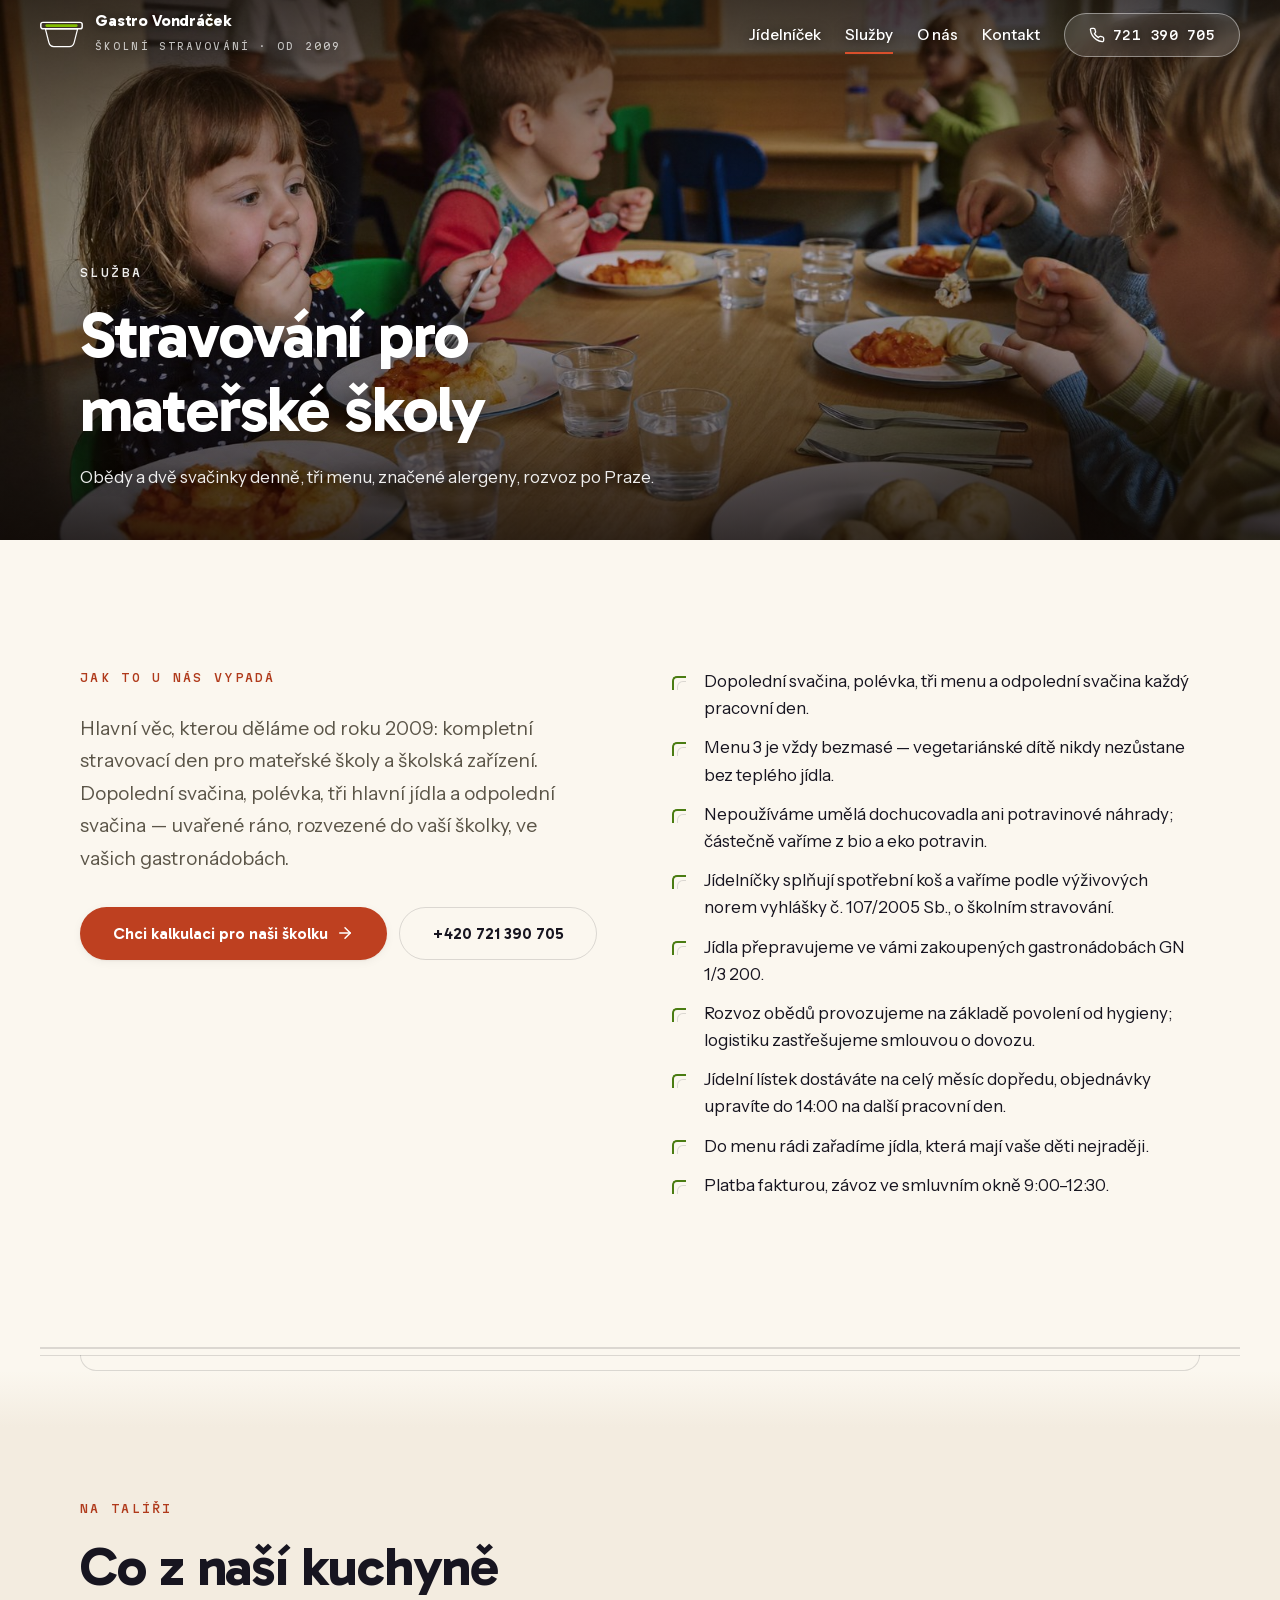
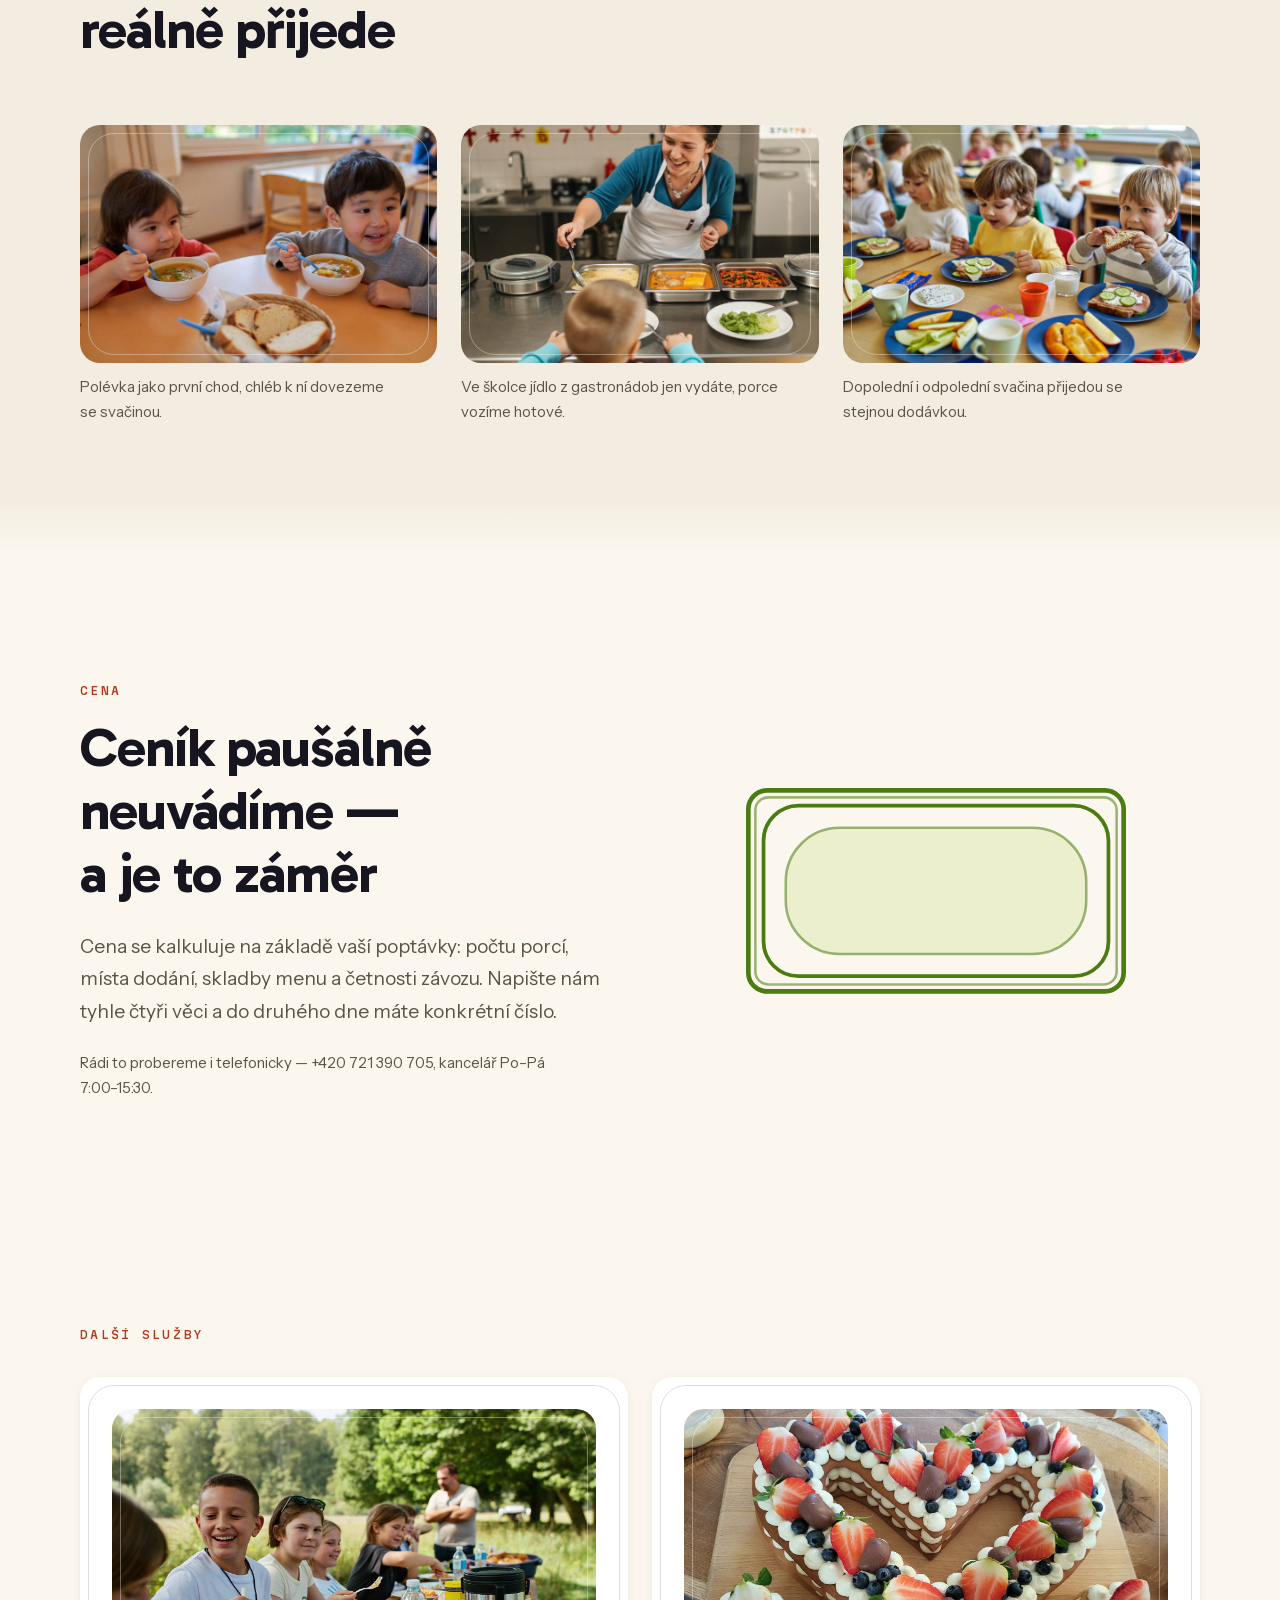
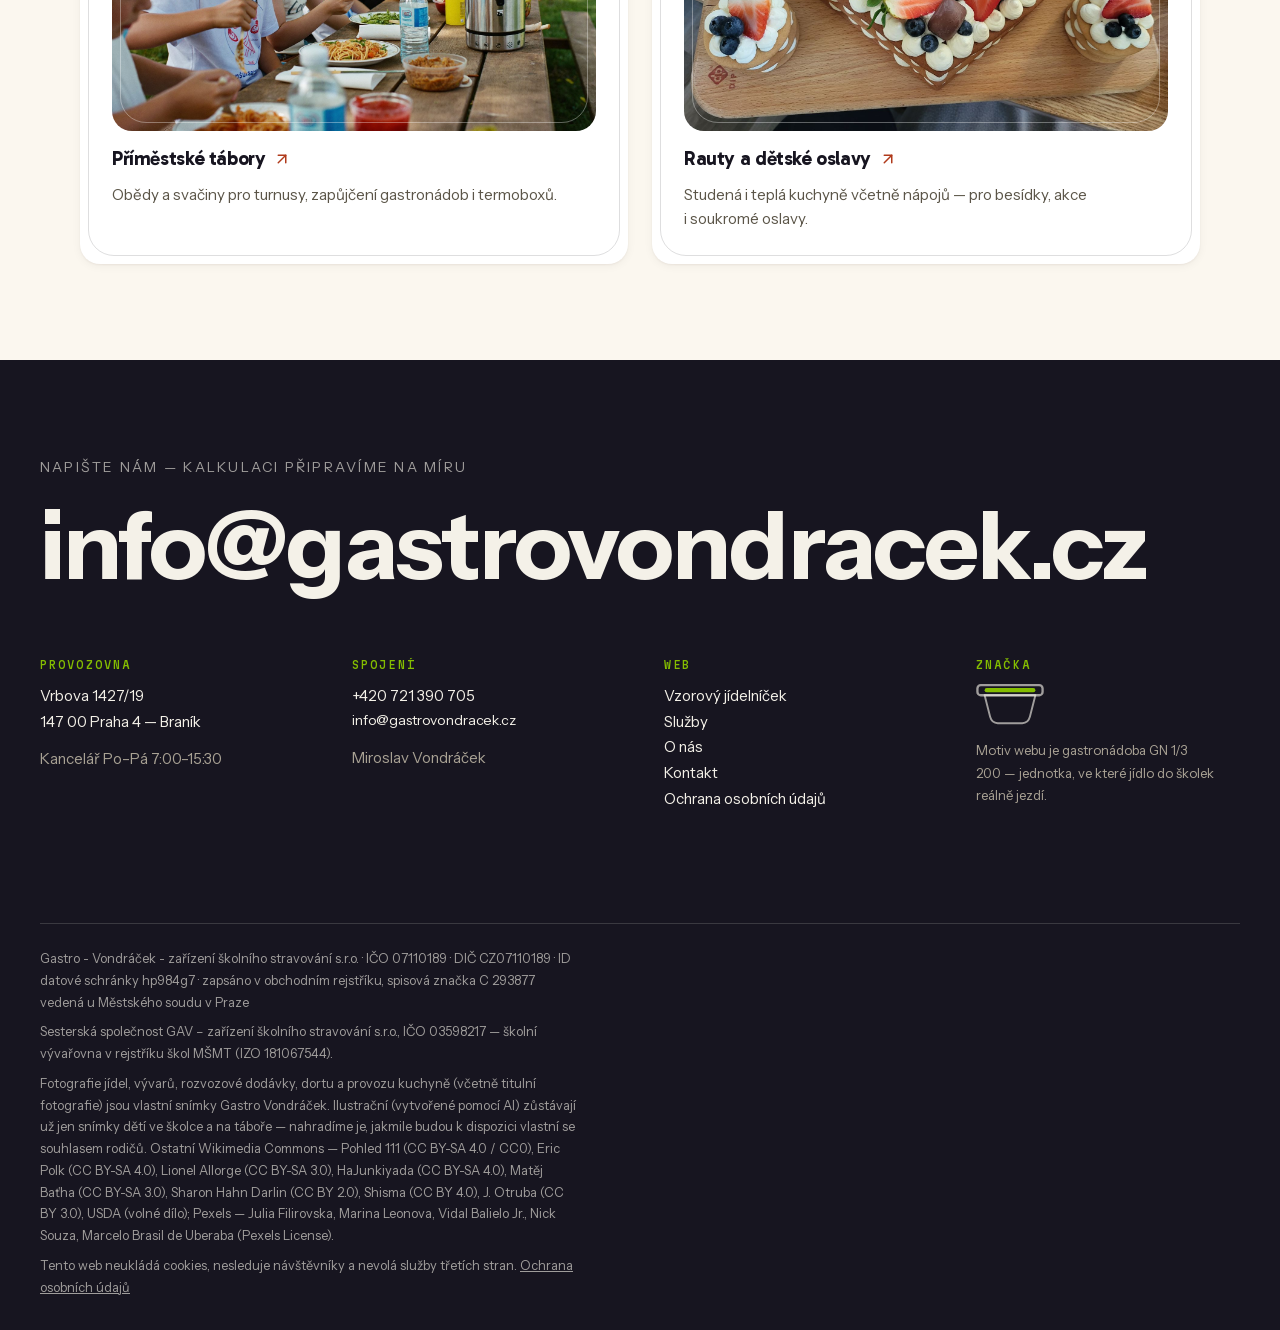
<file: sluzby/skolky/index.html>
<!DOCTYPE html><html lang="cs" class="__variable_5a063b __variable_1ca8cb __variable_a784e9"><head><meta charSet="utf-8"/><meta name="viewport" content="width=device-width, initial-scale=1"/><link rel="preload" href="/_next/static/media/7d28de41f17e98f2-s.p.woff2" as="font" crossorigin="" type="font/woff2"/><link rel="preload" href="/_next/static/media/adb45196eddef626-s.p.woff2" as="font" crossorigin="" type="font/woff2"/><link rel="preload" href="/_next/static/media/ef87c177b26f69d3-s.p.woff2" as="font" crossorigin="" type="font/woff2"/><link rel="preload" as="image" href="/images/ai-ms-obed-deti.jpg" fetchPriority="high"/><link rel="stylesheet" href="/_next/static/css/4a85f35416aa029e.css" data-precedence="next"/><link rel="preload" as="script" fetchPriority="low" href="/_next/static/chunks/webpack-882cfb55e115d433.js"/><script src="/_next/static/chunks/4bd1b696-dc81b35135595d90.js" async=""></script><script src="/_next/static/chunks/517-8e63033d2a03298e.js" async=""></script><script src="/_next/static/chunks/main-app-4ff18049c15e16bc.js" async=""></script><script src="/_next/static/chunks/app/layout-fd6f10f5c45244dc.js" async=""></script><script src="/_next/static/chunks/896-933556f303015ce8.js" async=""></script><script src="/_next/static/chunks/301-415e531b064263c8.js" async=""></script><script src="/_next/static/chunks/app/sluzby/%5Bslug%5D/page-cfd198c649f59f44.js" async=""></script><meta name="next-size-adjust" content=""/><title>Stravování pro mateřské školy | Gastro Vondráček</title><meta name="description" content="Obědy a dvě svačinky denně, tři menu, značené alergeny, rozvoz po Praze."/><meta name="author" content="Gastro - Vondráček - zařízení školního stravování s.r.o."/><meta name="keywords" content="obědy do školky,stravování mateřské školy Praha,rozvoz obědů školky,příměstské tábory strava"/><meta property="og:title" content="Gastro Vondráček — obědy a svačinky pro pražské školky"/><meta property="og:description" content="Od roku 2009 vaříme obědy a dvě svačinky pro mateřské školy. Tři menu denně, menu 3 vždy bezmasé, značené alergeny."/><meta property="og:locale" content="cs_CZ"/><meta property="og:type" content="website"/><meta name="twitter:card" content="summary"/><meta name="twitter:title" content="Gastro Vondráček — obědy a svačinky pro pražské školky"/><meta name="twitter:description" content="Od roku 2009 vaříme obědy a dvě svačinky pro mateřské školy. Tři menu denně, menu 3 vždy bezmasé, značené alergeny."/><script src="/_next/static/chunks/polyfills-42372ed130431b0a.js" noModule=""></script></head><body><script type="application/ld+json">{"@context":"https://schema.org","@type":"FoodEstablishment","additionalType":"https://schema.org/LocalBusiness","name":"Gastro Vondráček","legalName":"Gastro - Vondráček - zařízení školního stravování s.r.o.","description":"Výroba, rozvoz a distribuce pokrmů do mateřských škol a školských zařízení, příměstské tábory a catering. Praha 4 Braník, od roku 2009.","foundingDate":"2009","servesCuisine":"Česká kuchyně pro dětské strávníky","telephone":"+420721390705","email":"info@gastrovondracek.cz","vatID":"CZ07110189","taxID":"07110189","address":{"@type":"PostalAddress","streetAddress":"Vrbova 1427/19","addressLocality":"Praha","postalCode":"147 00","addressCountry":"CZ"},"geo":{"@type":"GeoCoordinates","latitude":50.0321633,"longitude":14.4249308},"areaServed":{"@type":"City","name":"Praha"},"openingHoursSpecification":[{"@type":"OpeningHoursSpecification","dayOfWeek":["Monday","Tuesday","Wednesday","Thursday","Friday"],"opens":"07:00","closes":"15:30"}],"founder":{"@type":"Person","name":"Miroslav Vondráček"}}</script><a href="#obsah" class="znak-preskoc">Přeskočit na obsah</a><header class="hlavicka hlavicka--pruhledna" style="position:fixed;top:0;left:0;right:0;z-index:var(--z-nav, 50);transform:translateY(0);transition:transform 300ms var(--ease-panel, cubic-bezier(0.32, 0.72, 0, 1));will-change:transform"><div class="hlavicka-obal"><a class="znacka" style="color:#fff" href="/"><svg viewBox="0 0 320 208" width="43" height="28" fill="none" aria-hidden="true" focusable="false" style="display:block;flex:0 0 auto"><path d="M 40 58 L 280 58 L 254 160 Q 246 190 218 190 L 102 190 Q 74 190 66 160 Z" stroke="currentColor" stroke-width="9" stroke-linejoin="round"></path><rect x="6" y="10" width="308" height="48" rx="16" stroke="currentColor" stroke-width="11"></rect><rect x="40" y="24" width="240" height="20" rx="10" fill="#84bd00"></rect></svg><span><span class="znacka-text" style="display:block">Gastro Vondráček</span><span class="znacka-pod">Školní stravování · od 2009</span></span></a><nav class="menu" aria-label="Hlavní navigace" style="color:#fff"><a href="/jidelnicek/">Jídelníček</a><a aria-current="page" href="/sluzby/">Služby</a><a href="/o-nas/">O nás</a><a href="/kontakt/">Kontakt</a><a class="btn btn--svetly" href="tel:+420721390705" style="min-height:44px;padding:var(--sp-2) var(--sp-5);font-size:0.92rem"><svg xmlns="http://www.w3.org/2000/svg" width="16" height="16" viewBox="0 0 24 24" fill="none" stroke="currentColor" stroke-width="2" stroke-linecap="round" stroke-linejoin="round" class="lucide lucide-phone" aria-hidden="true"><path d="M22 16.92v3a2 2 0 0 1-2.18 2 19.79 19.79 0 0 1-8.63-3.07 19.5 19.5 0 0 1-6-6 19.79 19.79 0 0 1-3.07-8.67A2 2 0 0 1 4.11 2h3a2 2 0 0 1 2 1.72 12.84 12.84 0 0 0 .7 2.81 2 2 0 0 1-.45 2.11L8.09 9.91a16 16 0 0 0 6 6l1.27-1.27a2 2 0 0 1 2.11-.45 12.84 12.84 0 0 0 2.81.7A2 2 0 0 1 22 16.92z"></path></svg><span class="mono" style="font-size:0.82rem;letter-spacing:0.02em">721 390 705</span></a></nav><button class="hamburger" aria-expanded="false" aria-controls="mobil-menu" style="color:#fff"><svg xmlns="http://www.w3.org/2000/svg" width="18" height="18" viewBox="0 0 24 24" fill="none" stroke="currentColor" stroke-width="2" stroke-linecap="round" stroke-linejoin="round" class="lucide lucide-menu" aria-hidden="true"><line x1="4" x2="20" y1="12" y2="12"></line><line x1="4" x2="20" y1="6" y2="6"></line><line x1="4" x2="20" y1="18" y2="18"></line></svg><span style="font-size:0.9rem">Menu</span></button></div></header><header class="podhero"><img src="/images/ai-ms-obed-deti.jpg" alt="Děti v mateřské škole obědvají u společného stolu (ilustrační snímek)" width="1400" height="933" fetchPriority="high" loading="eager" decoding="async"/><div class="podhero-scrim"></div><div class="podhero-obsah"><p class="eyebrow eyebrow--svetlo">Služba</p><h1 style="margin-top:var(--sp-4)">Stravování pro mateřské školy</h1><p style="margin-top:var(--sp-4);font-size:1.06rem">Obědy a dvě svačinky denně, tři menu, značené alergeny, rozvoz po Praze.</p></div></header><main id="obsah"><section class="sekce"><div class="obal split" style="align-items:start"><div><p class="eyebrow">Jak to u nás vypadá</p><p class="perex" style="margin-top:var(--sp-5)">Hlavní věc, kterou děláme od roku 2009: kompletní stravovací den pro mateřské školy a školská zařízení. Dopolední svačina, polévka, tři hlavní jídla a odpolední svačina — uvařené ráno, rozvezené do vaší školky, ve vašich gastronádobách.</p><div style="display:flex;flex-wrap:wrap;gap:var(--sp-3);margin-top:var(--sp-6)"><a class="btn btn--hlavni" href="/kontakt/">Chci kalkulaci pro naši školku<svg xmlns="http://www.w3.org/2000/svg" width="18" height="18" viewBox="0 0 24 24" fill="none" stroke="currentColor" stroke-width="2" stroke-linecap="round" stroke-linejoin="round" class="lucide lucide-arrow-right" aria-hidden="true"><path d="M5 12h14"></path><path d="m12 5 7 7-7 7"></path></svg></a><a class="btn btn--druhy" href="tel:+420721390705">+420 721 390 705</a></div></div><ul class="gn-seznam"><li>Dopolední svačina, polévka, tři menu a odpolední svačina každý pracovní den.</li><li>Menu 3 je vždy bezmasé — vegetariánské dítě nikdy nezůstane bez teplého jídla.</li><li>Nepoužíváme umělá dochucovadla ani potravinové náhrady; částečně vaříme z bio a eko potravin.</li><li>Jídelníčky splňují spotřební koš a vaříme podle výživových norem vyhlášky č. 107/2005 Sb., o školním stravování.</li><li>Jídla přepravujeme ve vámi zakoupených gastronádobách GN 1/3 200.</li><li>Rozvoz obědů provozujeme na základě povolení od hygieny; logistiku zastřešujeme smlouvou o dovozu.</li><li>Jídelní lístek dostáváte na celý měsíc dopředu, objednávky upravíte do 14:00 na další pracovní den.</li><li>Do menu rádi zařadíme jídla, která mají vaše děti nejraději.</li><li>Platba fakturou, závoz ve smluvním okně 9:00–12:30.</li></ul></div></section><div class="obal-siroky"><div class="sev-gn" aria-hidden="true"><i></i></div></div><section class="sekce sekce--krem" aria-labelledby="talir-h"><div class="obal"><div style="max-width:44ch"><p class="eyebrow">Na talíři</p><h2 class="h-sekce" id="talir-h" style="margin-top:var(--sp-4)">Co z naší kuchyně reálně přijede</h2></div><div style="margin-top:var(--sp-8);display:grid;grid-template-columns:repeat(auto-fit, minmax(260px, 1fr));gap:var(--sp-5)"><figure><div class="gn-foto" style="aspect-ratio:3 / 2"><img src="/images/ai-ms-polevka-deti.jpg" alt="Dvě děti ve školce jedí polévku s chlebem (ilustrační snímek)" width="1400" height="933" loading="lazy" decoding="async"/></div><figcaption class="mala" style="margin-top:var(--sp-3)">Polévka jako první chod, chléb k ní dovezeme se svačinou.</figcaption></figure><figure><div class="gn-foto" style="aspect-ratio:3 / 2"><img src="/images/ai-ms-vydej.jpg" alt="Paní ve školce nabírá jídlo z nerezových gastronádob dětem na talíře (ilustrační snímek)" width="1400" height="933" loading="lazy" decoding="async"/></div><figcaption class="mala" style="margin-top:var(--sp-3)">Ve školce jídlo z gastronádob jen vydáte, porce vozíme hotové.</figcaption></figure><figure><div class="gn-foto" style="aspect-ratio:3 / 2"><img src="/images/ai-ms-svacina-deti.jpg" alt="Děti ve školce svačí chléb s pomazánkou, zeleninu a mléko (ilustrační snímek)" width="1400" height="933" loading="lazy" decoding="async"/></div><figcaption class="mala" style="margin-top:var(--sp-3)">Dopolední i odpolední svačina přijedou se stejnou dodávkou.</figcaption></figure></div></div></section><section class="sekce"><div class="obal"><div class="split" style="align-items:center"><div><p class="eyebrow">Cena</p><h2 class="h-sekce" style="margin-top:var(--sp-4)">Ceník paušálně neuvádíme — a je to záměr</h2><p class="perex" style="margin-top:var(--sp-5)">Cena se kalkuluje na základě vaší poptávky: počtu porcí, místa dodání, skladby menu a četnosti závozu. Napište nám tyhle čtyři věci a do druhého dne máte konkrétní číslo.</p><p class="mala" style="margin-top:var(--sp-5)">Rádi to probereme i telefonicky — +420 721 390 705, kancelář Po–Pá 7:00–15:30.</p></div><div style="display:grid;place-items:center"><svg viewBox="0 0 325 176" width="min(100%, 380px)" style="display:block;height:auto" fill="none" aria-hidden="true" focusable="false"><rect x="34" y="34" width="257" height="108" rx="46" fill="var(--green)" opacity="0.14"></rect><rect x="2" y="2" width="321" height="172" rx="16" stroke="var(--green-deep)" stroke-width="4"></rect><rect x="8" y="8" width="309" height="160" rx="11" stroke="var(--green-deep)" stroke-width="2.2" opacity="0.55"></rect><rect x="15" y="15" width="295" height="146" rx="30" stroke="var(--green-deep)" stroke-width="3.2"></rect><rect x="34" y="34" width="257" height="108" rx="46" stroke="var(--green-deep)" stroke-width="2.2" opacity="0.55"></rect></svg></div></div></div></section><section class="sekce sekce--tesna"><div class="obal"><p class="eyebrow">Další služby</p><div style="margin-top:var(--sp-6);display:grid;grid-template-columns:repeat(auto-fit, minmax(280px, 1fr));gap:var(--sp-5)"><a class="gn-ram gn-ram--hover karta" style="text-decoration:none" href="/sluzby/primestske-tabory/"><div class="gn-foto" style="aspect-ratio:3 / 2;margin-bottom:var(--sp-4)"><img src="/images/ai-tabor-obed-venku.jpg" alt="Děti na příměstském táboře obědvají venku u dřevěných stolů (ilustrační snímek)" width="1400" height="933" loading="lazy" decoding="async"/></div><h3 style="display:flex;align-items:center;gap:var(--sp-2)">Příměstské tábory<svg xmlns="http://www.w3.org/2000/svg" width="18" height="18" viewBox="0 0 24 24" fill="none" stroke="currentColor" stroke-width="2" stroke-linecap="round" stroke-linejoin="round" class="lucide lucide-arrow-up-right" aria-hidden="true" style="color:var(--tomato-text)"><path d="M7 7h10v10"></path><path d="M7 17 17 7"></path></svg></h3><p>Obědy a svačiny pro turnusy, zapůjčení gastronádob i termoboxů.</p></a><a class="gn-ram gn-ram--hover karta" style="text-decoration:none" href="/sluzby/rauty-a-oslavy/"><div class="gn-foto" style="aspect-ratio:3 / 2;margin-bottom:var(--sp-4)"><img src="/images/dort-srdce.jpg" alt="Dort ve tvaru srdce s jahodami, borůvkami a šlehačkou z naší cukrářské výroby" width="1400" height="933" loading="lazy" decoding="async"/></div><h3 style="display:flex;align-items:center;gap:var(--sp-2)">Rauty a dětské oslavy<svg xmlns="http://www.w3.org/2000/svg" width="18" height="18" viewBox="0 0 24 24" fill="none" stroke="currentColor" stroke-width="2" stroke-linecap="round" stroke-linejoin="round" class="lucide lucide-arrow-up-right" aria-hidden="true" style="color:var(--tomato-text)"><path d="M7 7h10v10"></path><path d="M7 17 17 7"></path></svg></h3><p>Studená i teplá kuchyně včetně nápojů — pro besídky, akce i soukromé oslavy.</p></a></div></div></section></main><footer class="paticka" style="position:relative;background:var(--paticka-bg, var(--noc, #101114));color:var(--paticka-text, #f2f0ea);padding:var(--sp-9, 96px) var(--gutter, 24px) var(--sp-6, 32px)"><div style="max-width:var(--container, 1200px);margin:0 auto"><p style="font-size:var(--fs-sm, 14px);letter-spacing:var(--tracking-wide, 0.16em);text-transform:uppercase;color:var(--paticka-muted, rgba(242,240,234,0.6));margin-bottom:var(--sp-4, 16px)">Napište nám — kalkulaci připravíme na míru</p><a href="mailto:info@gastrovondracek.cz?subject=Popt%C3%A1vka%20stravov%C3%A1n%C3%AD%20%E2%80%94%20%C5%A1kolka" style="display:block;font-size:clamp(1.5rem, calc((100vw - 2 * var(--gutter, 24px)) / 12.65), 7rem);line-height:1.04;letter-spacing:var(--tracking-tight, -0.02em);font-weight:700;text-decoration:none;white-space:nowrap;max-width:100%">info@gastrovondracek.cz</a><div style="margin-top:var(--sp-8, 64px);display:flex;flex-wrap:wrap;gap:var(--sp-7, 48px);justify-content:space-between;align-items:flex-end"><div style="display:grid;grid-template-columns:repeat(auto-fit, minmax(200px, 1fr));gap:var(--sp-7);width:100%"><div class="paticka-sloupec"><h4>Provozovna</h4><p>Vrbova 1427/19<br/>147 00<!-- --> <!-- -->Praha 4 — Braník</p><p style="margin-top:var(--sp-3);color:var(--noc-muted)">Kancelář <!-- -->Po–Pá 7:00–15:30</p></div><div class="paticka-sloupec"><h4>Spojení</h4><a href="tel:+420721390705">+420 721 390 705</a><a class="email-radek" href="mailto:info@gastrovondracek.cz">info@gastrovondracek.cz</a><p style="margin-top:var(--sp-3);color:var(--noc-muted)">Miroslav Vondráček</p></div><div class="paticka-sloupec"><h4>Web</h4><a href="/jidelnicek/">Vzorový jídelníček</a><a href="/sluzby/">Služby</a><a href="/o-nas/">O nás</a><a href="/kontakt/">Kontakt</a><a href="/gdpr/">Ochrana osobních údajů</a></div><div class="paticka-sloupec"><h4>Značka</h4><svg viewBox="0 0 320 208" width="68" height="44" fill="none" aria-hidden="true" focusable="false" style="display:block;flex:0 0 auto"><path d="M 40 58 L 280 58 L 254 160 Q 246 190 218 190 L 102 190 Q 74 190 66 160 Z" stroke="rgba(244,241,232,0.62)" stroke-width="9" stroke-linejoin="round"></path><rect x="6" y="10" width="308" height="48" rx="16" stroke="rgba(244,241,232,0.62)" stroke-width="11"></rect><rect x="40" y="24" width="240" height="20" rx="10" fill="var(--green)"></rect></svg><p style="margin-top:var(--sp-3);color:var(--noc-muted);font-size:0.82rem">Motiv webu je gastronádoba GN 1/3 200 — jednotka, ve které jídlo do školek reálně jezdí.</p></div></div><div class="paticka-tiraz" style="width:100%"><p>Gastro - Vondráček - zařízení školního stravování s.r.o.<!-- --> · IČO <!-- -->07110189<!-- --> · DIČ <!-- -->CZ07110189<!-- --> · ID datové schránky <!-- -->hp984g7<!-- --> · <!-- -->zapsáno v obchodním rejstříku, spisová značka C 293877 vedená u Městského soudu v Praze</p><p style="margin-top:var(--sp-2)">Sesterská společnost GAV – zařízení školního stravování s.r.o., IČO 03598217 — školní vývařovna v rejstříku škol MŠMT (IZO 181067544).</p><p style="margin-top:var(--sp-2)">Fotografie jídel, vývarů, rozvozové dodávky, dortu a provozu kuchyně (včetně titulní fotografie) jsou vlastní snímky Gastro Vondráček. Ilustrační (vytvořené pomocí AI) zůstávají už jen snímky dětí ve školce a na táboře — nahradíme je, jakmile budou k dispozici vlastní se souhlasem rodičů. Ostatní Wikimedia Commons — Pohled 111 (CC BY-SA 4.0 / CC0), Eric Polk (CC BY-SA 4.0), Lionel Allorge (CC BY-SA 3.0), HaJunkiyada (CC BY-SA 4.0), Matěj Baťha (CC BY-SA 3.0), Sharon Hahn Darlin (CC BY 2.0), Shisma (CC BY 4.0), J. Otruba (CC BY 3.0), USDA (volné dílo); Pexels — Julia Filirovska, Marina Leonova, Vidal Balielo Jr., Nick Souza, Marcelo Brasil de Uberaba (Pexels License).</p><p style="margin-top:var(--sp-2)">Tento web neukládá cookies, nesleduje návštěvníky a nevolá služby třetích stran.<!-- --> <a href="/gdpr/">Ochrana osobních údajů</a></p></div></div></div></footer><script src="/_next/static/chunks/webpack-882cfb55e115d433.js" async=""></script><script>(self.__next_f=self.__next_f||[]).push([0])</script><script>self.__next_f.push([1,"1:\"$Sreact.fragment\"\n3:I[651,[\"177\",\"static/chunks/app/layout-fd6f10f5c45244dc.js\"],\"default\"]\n4:I[9712,[\"177\",\"static/chunks/app/layout-fd6f10f5c45244dc.js\"],\"default\"]\n5:I[5244,[],\"\"]\n6:I[3866,[],\"\"]\n8:I[6213,[],\"OutletBoundary\"]\na:I[6213,[],\"MetadataBoundary\"]\nc:I[6213,[],\"ViewportBoundary\"]\ne:I[4835,[],\"\"]\n:HL[\"/_next/static/media/7d28de41f17e98f2-s.p.woff2\",\"font\",{\"crossOrigin\":\"\",\"type\":\"font/woff2\"}]\n:HL[\"/_next/static/media/adb45196eddef626-s.p.woff2\",\"font\",{\"crossOrigin\":\"\",\"type\":\"font/woff2\"}]\n:HL[\"/_next/static/media/ef87c177b26f69d3-s.p.woff2\",\"font\",{\"crossOrigin\":\"\",\"type\":\"font/woff2\"}]\n:HL[\"/_next/static/css/4a85f35416aa029e.css\",\"style\"]\n2:T424,{\"@context\":\"https://schema.org\",\"@type\":\"FoodEstablishment\",\"additionalType\":\"https://schema.org/LocalBusiness\",\"name\":\"Gastro Vondráček\",\"legalName\":\"Gastro - Vondráček - zařízení školního stravování s.r.o.\",\"description\":\"Výroba, rozvoz a distribuce pokrmů do mateřských škol a školských zařízení, příměstské tábory a catering. Praha 4 Braník, od roku 2009.\",\"foundingDate\":\"2009\",\"servesCuisine\":\"Česká kuchyně pro dětské strávníky\",\"telephone\":\"+420721390705\",\"email\":\"info@gastrovondracek.cz\",\"vatID\":\"CZ07110189\",\"taxID\":\"07110189\",\"address\":{\"@type\":\"PostalAddress\",\"streetAddress\":\"Vrbova 1427/19\",\"addressLocality\":\"Praha\",\"postalCode\":\"147 00\",\"addressCountry\":\"CZ\"},\"geo\":{\"@type\":\"GeoCoordinates\",\"latitude\":50.0321633,\"longitude\":14.4249308},\"areaServed\":{\"@type\":\"City\",\"name\":\"Praha\"},\"openingHoursSpecification\":[{\"@type\":\"OpeningHoursSpecification\",\"dayOfWeek\":[\"Monday\",\"Tuesday\",\"Wednesday\",\"Thursday\",\"Friday\"],\"opens\":\"07:00\",\"closes\":\"15:30\"}],\"founder\":{\"@type\":\"Person\",\"name\":\"Miroslav Vondráček\"}}"])</script><script>self.__next_f.push([1,"0:{\"P\":null,\"b\":\"14ont_6-xexrK0aLjN0W8\",\"p\":\"\",\"c\":[\"\",\"sluzby\",\"skolky\",\"\"],\"i\":false,\"f\":[[[\"\",{\"children\":[\"sluzby\",{\"children\":[[\"slug\",\"skolky\",\"d\"],{\"children\":[\"__PAGE__\",{}]}]}]},\"$undefined\",\"$undefined\",true],[\"\",[\"$\",\"$1\",\"c\",{\"children\":[[[\"$\",\"link\",\"0\",{\"rel\":\"stylesheet\",\"href\":\"/_next/static/css/4a85f35416aa029e.css\",\"precedence\":\"next\",\"crossOrigin\":\"$undefined\",\"nonce\":\"$undefined\"}]],[\"$\",\"html\",null,{\"lang\":\"cs\",\"className\":\"__variable_5a063b __variable_1ca8cb __variable_a784e9\",\"children\":[\"$\",\"body\",null,{\"children\":[[\"$\",\"script\",null,{\"type\":\"application/ld+json\",\"dangerouslySetInnerHTML\":{\"__html\":\"$2\"}}],[\"$\",\"$L3\",null,{}],[\"$\",\"a\",null,{\"href\":\"#obsah\",\"className\":\"znak-preskoc\",\"children\":\"Přeskočit na obsah\"}],[\"$\",\"$L4\",null,{\"children\":[\"$\",\"$L5\",null,{\"parallelRouterKey\":\"children\",\"segmentPath\":[\"children\"],\"error\":\"$undefined\",\"errorStyles\":\"$undefined\",\"errorScripts\":\"$undefined\",\"template\":[\"$\",\"$L6\",null,{}],\"templateStyles\":\"$undefined\",\"templateScripts\":\"$undefined\",\"notFound\":[[],[[\"$\",\"title\",null,{\"children\":\"404: This page could not be found.\"}],[\"$\",\"div\",null,{\"style\":{\"fontFamily\":\"system-ui,\\\"Segoe UI\\\",Roboto,Helvetica,Arial,sans-serif,\\\"Apple Color Emoji\\\",\\\"Segoe UI Emoji\\\"\",\"height\":\"100vh\",\"textAlign\":\"center\",\"display\":\"flex\",\"flexDirection\":\"column\",\"alignItems\":\"center\",\"justifyContent\":\"center\"},\"children\":[\"$\",\"div\",null,{\"children\":[[\"$\",\"style\",null,{\"dangerouslySetInnerHTML\":{\"__html\":\"body{color:#000;background:#fff;margin:0}.next-error-h1{border-right:1px solid rgba(0,0,0,.3)}@media (prefers-color-scheme:dark){body{color:#fff;background:#000}.next-error-h1{border-right:1px solid rgba(255,255,255,.3)}}\"}}],[\"$\",\"h1\",null,{\"className\":\"next-error-h1\",\"style\":{\"display\":\"inline-block\",\"margin\":\"0 20px 0 0\",\"padding\":\"0 23px 0 0\",\"fontSize\":24,\"fontWeight\":500,\"verticalAlign\":\"top\",\"lineHeight\":\"49px\"},\"children\":404}],[\"$\",\"div\",null,{\"style\":{\"display\":\"inline-block\"},\"children\":[\"$\",\"h2\",null,{\"style\":{\"fontSize\":14,\"fontWeight\":400,\"lineHeight\":\"49px\",\"margin\":0},\"children\":\"This page could not be found.\"}]}]]}]}]]],\"forbidden\":\"$undefined\",\"unauthorized\":\"$undefined\"}]}]]}]}]]}],{\"children\":[\"sluzby\",[\"$\",\"$1\",\"c\",{\"children\":[null,[\"$\",\"$L5\",null,{\"parallelRouterKey\":\"children\",\"segmentPath\":[\"children\",\"sluzby\",\"children\"],\"error\":\"$undefined\",\"errorStyles\":\"$undefined\",\"errorScripts\":\"$undefined\",\"template\":[\"$\",\"$L6\",null,{}],\"templateStyles\":\"$undefined\",\"templateScripts\":\"$undefined\",\"notFound\":\"$undefined\",\"forbidden\":\"$undefined\",\"unauthorized\":\"$undefined\"}]]}],{\"children\":[[\"slug\",\"skolky\",\"d\"],[\"$\",\"$1\",\"c\",{\"children\":[null,[\"$\",\"$L5\",null,{\"parallelRouterKey\":\"children\",\"segmentPath\":[\"children\",\"sluzby\",\"children\",\"$0:f:0:1:2:children:2:children:0\",\"children\"],\"error\":\"$undefined\",\"errorStyles\":\"$undefined\",\"errorScripts\":\"$undefined\",\"template\":[\"$\",\"$L6\",null,{}],\"templateStyles\":\"$undefined\",\"templateScripts\":\"$undefined\",\"notFound\":\"$undefined\",\"forbidden\":\"$undefined\",\"unauthorized\":\"$undefined\"}]]}],{\"children\":[\"__PAGE__\",[\"$\",\"$1\",\"c\",{\"children\":[\"$L7\",null,[\"$\",\"$L8\",null,{\"children\":\"$L9\"}]]}],{},null,false]},null,false]},null,false]},null,false],[\"$\",\"$1\",\"h\",{\"children\":[null,[\"$\",\"$1\",\"dDb5DMWquat44C6wRfT79\",{\"children\":[[\"$\",\"$La\",null,{\"children\":\"$Lb\"}],[\"$\",\"$Lc\",null,{\"children\":\"$Ld\"}],[\"$\",\"meta\",null,{\"name\":\"next-size-adjust\",\"content\":\"\"}]]}]]}],false]],\"m\":\"$undefined\",\"G\":[\"$e\",\"$undefined\"],\"s\":false,\"S\":true}\n"])</script><script>self.__next_f.push([1,"f:I[1301,[\"896\",\"static/chunks/896-933556f303015ce8.js\",\"301\",\"static/chunks/301-415e531b064263c8.js\",\"842\",\"static/chunks/app/sluzby/%5Bslug%5D/page-cfd198c649f59f44.js\"],\"default\"]\n10:I[8173,[\"896\",\"static/chunks/896-933556f303015ce8.js\",\"301\",\"static/chunks/301-415e531b064263c8.js\",\"842\",\"static/chunks/app/sluzby/%5Bslug%5D/page-cfd198c649f59f44.js\"],\"\"]\n"])</script><script>self.__next_f.push([1,"7:[[\"$\",\"$Lf\",null,{\"pruhledna\":true,\"aktivni\":\"/sluzby/\"}],[\"$\",\"header\",null,{\"className\":\"podhero\",\"children\":[[\"$\",\"img\",null,{\"src\":\"/images/ai-ms-obed-deti.jpg\",\"alt\":\"Děti v mateřské škole obědvají u společného stolu (ilustrační snímek)\",\"width\":1400,\"height\":933,\"fetchPriority\":\"high\",\"loading\":\"eager\",\"decoding\":\"async\"}],[\"$\",\"div\",null,{\"className\":\"podhero-scrim\"}],[\"$\",\"div\",null,{\"className\":\"podhero-obsah\",\"children\":[[\"$\",\"p\",null,{\"className\":\"eyebrow eyebrow--svetlo\",\"children\":\"Služba\"}],[\"$\",\"h1\",null,{\"style\":{\"marginTop\":\"var(--sp-4)\"},\"children\":\"Stravování pro mateřské školy\"}],[\"$\",\"p\",null,{\"style\":{\"marginTop\":\"var(--sp-4)\",\"fontSize\":\"1.06rem\"},\"children\":\"Obědy a dvě svačinky denně, tři menu, značené alergeny, rozvoz po Praze.\"}]]}]]}],[\"$\",\"main\",null,{\"id\":\"obsah\",\"children\":[[\"$\",\"section\",null,{\"className\":\"sekce\",\"children\":[\"$\",\"div\",null,{\"className\":\"obal split\",\"style\":{\"alignItems\":\"start\"},\"children\":[[\"$\",\"div\",null,{\"children\":[[\"$\",\"p\",null,{\"className\":\"eyebrow\",\"children\":\"Jak to u nás vypadá\"}],[\"$\",\"p\",null,{\"className\":\"perex\",\"style\":{\"marginTop\":\"var(--sp-5)\"},\"children\":\"Hlavní věc, kterou děláme od roku 2009: kompletní stravovací den pro mateřské školy a školská zařízení. Dopolední svačina, polévka, tři hlavní jídla a odpolední svačina — uvařené ráno, rozvezené do vaší školky, ve vašich gastronádobách.\"}],[\"$\",\"div\",null,{\"style\":{\"display\":\"flex\",\"flexWrap\":\"wrap\",\"gap\":\"var(--sp-3)\",\"marginTop\":\"var(--sp-6)\"},\"children\":[[\"$\",\"$L10\",null,{\"className\":\"btn btn--hlavni\",\"href\":\"/kontakt/\",\"children\":[\"Chci kalkulaci pro naši školku\",[\"$\",\"svg\",null,{\"ref\":\"$undefined\",\"xmlns\":\"http://www.w3.org/2000/svg\",\"width\":18,\"height\":18,\"viewBox\":\"0 0 24 24\",\"fill\":\"none\",\"stroke\":\"currentColor\",\"strokeWidth\":2,\"strokeLinecap\":\"round\",\"strokeLinejoin\":\"round\",\"className\":\"lucide lucide-arrow-right\",\"aria-hidden\":true,\"children\":[[\"$\",\"path\",\"1ays0h\",{\"d\":\"M5 12h14\"}],[\"$\",\"path\",\"xquz4c\",{\"d\":\"m12 5 7 7-7 7\"}],\"$undefined\"]}]]}],[\"$\",\"a\",null,{\"className\":\"btn btn--druhy\",\"href\":\"tel:+420721390705\",\"children\":\"+420 721 390 705\"}]]}]]}],[\"$\",\"ul\",null,{\"className\":\"gn-seznam\",\"children\":[[\"$\",\"li\",\"Dopolední svačina, polévka, tři menu a odpolední svačina každý pracovní den.\",{\"children\":\"Dopolední svačina, polévka, tři menu a odpolední svačina každý pracovní den.\"}],[\"$\",\"li\",\"Menu 3 je vždy bezmasé — vegetariánské dítě nikdy nezůstane bez teplého jídla.\",{\"children\":\"Menu 3 je vždy bezmasé — vegetariánské dítě nikdy nezůstane bez teplého jídla.\"}],[\"$\",\"li\",\"Nepoužíváme umělá dochucovadla ani potravinové náhrady; částečně vaříme z bio a eko potravin.\",{\"children\":\"Nepoužíváme umělá dochucovadla ani potravinové náhrady; částečně vaříme z bio a eko potravin.\"}],[\"$\",\"li\",\"Jídelníčky splňují spotřební koš a vaříme podle výživových norem vyhlášky č. 107/2005 Sb., o školním stravování.\",{\"children\":\"Jídelníčky splňují spotřební koš a vaříme podle výživových norem vyhlášky č. 107/2005 Sb., o školním stravování.\"}],[\"$\",\"li\",\"Jídla přepravujeme ve vámi zakoupených gastronádobách GN 1/3 200.\",{\"children\":\"Jídla přepravujeme ve vámi zakoupených gastronádobách GN 1/3 200.\"}],[\"$\",\"li\",\"Rozvoz obědů provozujeme na základě povolení od hygieny; logistiku zastřešujeme smlouvou o dovozu.\",{\"children\":\"Rozvoz obědů provozujeme na základě povolení od hygieny; logistiku zastřešujeme smlouvou o dovozu.\"}],[\"$\",\"li\",\"Jídelní lístek dostáváte na celý měsíc dopředu, objednávky upravíte do 14:00 na další pracovní den.\",{\"children\":\"Jídelní lístek dostáváte na celý měsíc dopředu, objednávky upravíte do 14:00 na další pracovní den.\"}],[\"$\",\"li\",\"Do menu rádi zařadíme jídla, která mají vaše děti nejraději.\",{\"children\":\"Do menu rádi zařadíme jídla, která mají vaše děti nejraději.\"}],[\"$\",\"li\",\"Platba fakturou, závoz ve smluvním okně 9:00–12:30.\",{\"children\":\"Platba fakturou, závoz ve smluvním okně 9:00–12:30.\"}]]}]]}]}],[\"$\",\"div\",null,{\"className\":\"obal-siroky\",\"children\":[\"$\",\"div\",null,{\"className\":\"sev-gn\",\"style\":\"$undefined\",\"aria-hidden\":\"true\",\"children\":[\"$\",\"i\",null,{}]}]}],[\"$\",\"section\",null,{\"className\":\"sekce sekce--krem\",\"aria-labelledby\":\"talir-h\",\"children\":[\"$\",\"div\",null,{\"className\":\"obal\",\"children\":[[\"$\",\"div\",null,{\"style\":{\"maxWidth\":\"44ch\"},\"children\":[[\"$\",\"p\",null,{\"className\":\"eyebrow\",\"children\":\"Na talíři\"}],[\"$\",\"h2\",null,{\"className\":\"h-sekce\",\"id\":\"talir-h\",\"style\":{\"marginTop\":\"var(--sp-4)\"},\"children\":\"Co z naší kuchyně reálně přijede\"}]]}],[\"$\",\"div\",null,{\"style\":{\"marginTop\":\"var(--sp-8)\",\"display\":\"grid\",\"gridTemplateColumns\":\"repeat(auto-fit, minmax(260px, 1fr))\",\"gap\":\"var(--sp-5)\"},\"children\":[[\"$\",\"figure\",\"/images/ai-ms-polevka-deti.jpg\",{\"children\":[[\"$\",\"div\",null,{\"className\":\"gn-foto\",\"style\":{\"aspectRatio\":\"3 / 2\"},\"children\":[\"$\",\"img\",null,{\"src\":\"/images/ai-ms-polevka-deti.jpg\",\"alt\":\"Dvě děti ve školce jedí polévku s chlebem (ilustrační snímek)\",\"width\":1400,\"height\":933,\"loading\":\"lazy\",\"decoding\":\"async\"}]}],[\"$\",\"figcaption\",null,{\"className\":\"mala\",\"style\":{\"marginTop\":\"var(--sp-3)\"},\"children\":\"Polévka jako první chod, chléb k ní dovezeme se svačinou.\"}]]}],[\"$\",\"figure\",\"/images/ai-ms-vydej.jpg\",{\"children\":[[\"$\",\"div\",null,{\"className\":\"gn-foto\",\"style\":{\"aspectRatio\":\"3 / 2\"},\"children\":[\"$\",\"img\",null,{\"src\":\"/images/ai-ms-vydej.jpg\",\"alt\":\"Paní ve školce nabírá jídlo z nerezových gastronádob dětem na talíře (ilustrační snímek)\",\"width\":1400,\"height\":933,\"loading\":\"lazy\",\"decoding\":\"async\"}]}],[\"$\",\"figcaption\",null,{\"className\":\"mala\",\"style\":{\"marginTop\":\"var(--sp-3)\"},\"children\":\"Ve školce jídlo z gastronádob jen vydáte, porce vozíme hotové.\"}]]}],[\"$\",\"figure\",\"/images/ai-ms-svacina-deti.jpg\",{\"children\":[[\"$\",\"div\",null,{\"className\":\"gn-foto\",\"style\":{\"aspectRatio\":\"3 / 2\"},\"children\":[\"$\",\"img\",null,{\"src\":\"/images/ai-ms-svacina-deti.jpg\",\"alt\":\"Děti ve školce svačí chléb s pomazánkou, zeleninu a mléko (ilustrační snímek)\",\"width\":1400,\"height\":933,\"loading\":\"lazy\",\"decoding\":\"async\"}]}],[\"$\",\"figcaption\",null,{\"className\":\"mala\",\"style\":{\"marginTop\":\"var(--sp-3)\"},\"children\":\"Dopolední i odpolední svačina přijedou se stejnou dodávkou.\"}]]}]]}]]}]}],[\"$\",\"section\",null,{\"className\":\"sekce\",\"children\":[\"$\",\"div\",null,{\"className\":\"obal\",\"children\":[\"$\",\"div\",null,{\"className\":\"split\",\"style\":{\"alignItems\":\"center\"},\"children\":[[\"$\",\"div\",null,{\"children\":[[\"$\",\"p\",null,{\"className\":\"eyebrow\",\"children\":\"Cena\"}],[\"$\",\"h2\",null,{\"className\":\"h-sekce\",\"style\":{\"marginTop\":\"var(--sp-4)\"},\"children\":\"Ceník paušálně neuvádíme — a je to záměr\"}],[\"$\",\"p\",null,{\"className\":\"perex\",\"style\":{\"marginTop\":\"var(--sp-5)\"},\"children\":\"Cena se kalkuluje na základě vaší poptávky: počtu porcí, místa dodání, skladby menu a četnosti závozu. Napište nám tyhle čtyři věci a do druhého dne máte konkrétní číslo.\"}],[\"$\",\"p\",null,{\"className\":\"mala\",\"style\":{\"marginTop\":\"var(--sp-5)\"},\"children\":\"Rádi to probereme i telefonicky — +420 721 390 705, kancelář Po–Pá 7:00–15:30.\"}]]}],[\"$\",\"div\",null,{\"style\":{\"display\":\"grid\",\"placeItems\":\"center\"},\"children\":[\"$\",\"svg\",null,{\"viewBox\":\"0 0 325 176\",\"width\":\"min(100%, 380px)\",\"className\":\"$undefined\",\"style\":{\"display\":\"block\",\"height\":\"auto\"},\"fill\":\"none\",\"aria-hidden\":\"true\",\"focusable\":\"false\",\"children\":[[\"$\",\"rect\",null,{\"x\":\"34\",\"y\":\"34\",\"width\":\"257\",\"height\":\"108\",\"rx\":\"46\",\"fill\":\"var(--green)\",\"opacity\":0.14}],[\"$\",\"rect\",null,{\"x\":2,\"y\":2,\"width\":321,\"height\":172,\"rx\":\"16\",\"stroke\":\"var(--green-deep)\",\"strokeWidth\":4}],[\"$\",\"rect\",null,{\"x\":\"8\",\"y\":\"8\",\"width\":\"309\",\"height\":\"160\",\"rx\":\"11\",\"stroke\":\"var(--green-deep)\",\"strokeWidth\":2.2,\"opacity\":\"0.55\"}],[\"$\",\"rect\",null,{\"x\":\"15\",\"y\":\"15\",\"width\":\"295\",\"height\":\"146\",\"rx\":\"30\",\"stroke\":\"var(--green-deep)\",\"strokeWidth\":3.2}],[\"$\",\"rect\",null,{\"x\":\"34\",\"y\":\"34\",\"width\":\"257\",\"height\":\"108\",\"rx\":\"46\",\"stroke\":\"var(--green-deep)\",\"strokeWidth\":2.2,\"opacity\":\"0.55\"}]]}]}]]}]}]}],[\"$\",\"section\",null,{\"className\":\"sekce sekce--tesna\",\"children\":[\"$\",\"div\",null,{\"className\":\"obal\",\"children\":[[\"$\",\"p\",null,{\"className\":\"eyebrow\",\"children\":\"Další služby\"}],[\"$\",\"div\",null,{\"style\":{\"marginTop\":\"var(--sp-6)\",\"display\":\"grid\",\"gridTemplateColumns\":\"repeat(auto-fit, minmax(280px, 1fr))\",\"gap\":\"var(--sp-5)\"},\"children\":[[\"$\",\"$L10\",\"primestske-tabory\",{\"href\":\"/sluzby/primestske-tabory/\",\"className\":\"gn-ram gn-ram--hover karta\",\"style\":{\"textDecoration\":\"none\"},\"children\":[[\"$\",\"div\",null,{\"className\":\"gn-foto\",\"style\":{\"aspectRatio\":\"3 / 2\",\"marginBottom\":\"var(--sp-4)\"},\"children\":[\"$\",\"img\",null,{\"src\":\"/images/ai-tabor-obed-venku.jpg\",\"alt\":\"Děti na příměstském táboře obědvají venku u dřevěných stolů (ilustrační snímek)\",\"width\":1400,\"height\":933,\"loading\":\"lazy\",\"decoding\":\"async\"}]}],[\"$\",\"h3\",null,{\"style\":{\"display\":\"flex\",\"alignItems\":\"center\",\"gap\":\"var(--sp-2)\"},\"children\":[\"Příměstské tábory\",[\"$\",\"svg\",null,{\"ref\":\"$undefined\",\"xmlns\":\"http://www.w3.org/2000/svg\",\"width\":18,\"height\":18,\"viewBox\":\"0 0 24 24\",\"fill\":\"none\",\"stroke\":\"currentColor\",\"strokeWidth\":2,\"strokeLinecap\":\"round\",\"strokeLinejoin\":\"round\",\"className\":\"lucide lucide-arrow-up-right\",\"aria-hidden\":true,\"style\":{\"color\":\"var(--tomato-text)\"},\"children\":[[\"$\",\"path\",\"1tivn9\",{\"d\":\"M7 7h10v10\"}],[\"$\",\"path\",\"1vkiza\",{\"d\":\"M7 17 17 7\"}],\"$undefined\"]}]]}],[\"$\",\"p\",null,{\"children\":\"Obědy a svačiny pro turnusy, zapůjčení gastronádob i termoboxů.\"}]]}],[\"$\",\"$L10\",\"rauty-a-oslavy\",{\"href\":\"/sluzby/rauty-a-oslavy/\",\"className\":\"gn-ram gn-ram--hover karta\",\"style\":{\"textDecoration\":\"none\"},\"children\":[[\"$\",\"div\",null,{\"className\":\"gn-foto\",\"style\":{\"aspectRatio\":\"3 / 2\",\"marginBottom\":\"var(--sp-4)\"},\"children\":[\"$\",\"img\",null,{\"src\":\"/images/dort-srdce.jpg\",\"alt\":\"Dort ve tvaru srdce s jahodami, borůvkami a šlehačkou z naší cukrářské výroby\",\"width\":1400,\"height\":933,\"loading\":\"lazy\",\"decoding\":\"async\"}]}],[\"$\",\"h3\",null,{\"style\":{\"display\":\"flex\",\"alignItems\":\"center\",\"gap\":\"var(--sp-2)\"},\"children\":[\"Rauty a dětské oslavy\",[\"$\",\"svg\",null,{\"ref\":\"$undefined\",\"xmlns\":\"http://www.w3.org/2000/svg\",\"width\":18,\"height\":18,\"viewBox\":\"0 0 24 24\",\"fill\":\"none\",\"stroke\":\"currentColor\",\"strokeWidth\":2,\"strokeLinecap\":\"round\",\"strokeLinejoin\":\"round\",\"className\":\"lucide lucide-arrow-up-right\",\"aria-hidden\":true,\"style\":{\"color\":\"var(--tomato-text)\"},\"children\":[[\"$\",\"path\",\"1tivn9\",{\"d\":\"M7 7h10v10\"}],[\"$\",\"path\",\"1vkiza\",{\"d\":\"M7 17 17 7\"}],\"$undefined\"]}]]}],[\"$\",\"p\",null,{\"children\":\"Studená i teplá kuchyně včetně nápojů — pro besídky, akce i soukromé oslavy.\"}]]}]]}]]}]}]]}],[\"$\",\"footer\",null,{\"className\":\"paticka\",\"style\":{\"position\":\"relative\",\"bottom\":\"$undefined\",\"zIndex\":\"$undefined\",\"background\":\"var(--paticka-bg, var(--noc, #101114))\",\"color\":\"var(--paticka-text, #f2f0ea)\",\"padding\":\"var(--sp-9, 96px) var(--gutter, 24px) var(--sp-6, 32px)\"},\"children\":[\"$\",\"div\",null,{\"style\":{\"maxWidth\":\"var(--container, 1200px)\",\"margin\":\"0 auto\"},\"children\":[[\"$\",\"p\",null,{\"style\":{\"fontSize\":\"var(--fs-sm, 14px)\",\"letterSpacing\":\"var(--tracking-wide, 0.16em)\",\"textTransform\":\"uppercase\",\"color\":\"var(--paticka-muted, rgba(242,240,234,0.6))\",\"marginBottom\":\"var(--sp-4, 16px)\"},\"children\":\"Napište nám — kalkulaci připravíme na míru\"}],[\"$\",\"a\",null,{\"href\":\"mailto:info@gastrovondracek.cz?subject=Popt%C3%A1vka%20stravov%C3%A1n%C3%AD%20%E2%80%94%20%C5%A1kolka\",\"style\":{\"display\":\"block\",\"fontSize\":\"clamp(1.5rem, calc((100vw - 2 * var(--gutter, 24px)) / 12.65), 7rem)\",\"lineHeight\":1.04,\"letterSpacing\":\"var(--tracking-tight, -0.02em)\",\"fontWeight\":700,\"textDecoration\":\"none\",\"whiteSpace\":\"nowrap\",\"maxWidth\":\"100%\"},\"children\":\"info@gastrovondracek.cz\"}],[\"$\",\"div\",null,{\"style\":{\"marginTop\":\"var(--sp-8, 64px)\",\"display\":\"flex\",\"flexWrap\":\"wrap\",\"gap\":\"var(--sp-7, 48px)\",\"justifyContent\":\"space-between\",\"alignItems\":\"flex-end\"},\"children\":[[\"$\",\"div\",null,{\"style\":{\"display\":\"grid\",\"gridTemplateColumns\":\"repeat(auto-fit, minmax(200px, 1fr))\",\"gap\":\"var(--sp-7)\",\"width\":\"100%\"},\"children\":[[\"$\",\"div\",null,{\"className\":\"paticka-sloupec\",\"children\":[[\"$\",\"h4\",null,{\"children\":\"Provozovna\"}],[\"$\",\"p\",null,{\"children\":[\"Vrbova 1427/19\",[\"$\",\"br\",null,{}],\"147 00\",\" \",\"Praha 4 — Braník\"]}],[\"$\",\"p\",null,{\"style\":{\"marginTop\":\"var(--sp-3)\",\"color\":\"var(--noc-muted)\"},\"children\":[\"Kancelář \",\"Po–Pá 7:00–15:30\"]}]]}],[\"$\",\"div\",null,{\"className\":\"paticka-sloupec\",\"children\":[[\"$\",\"h4\",null,{\"children\":\"Spojení\"}],[\"$\",\"a\",null,{\"href\":\"tel:+420721390705\",\"children\":\"+420 721 390 705\"}],[\"$\",\"a\",null,{\"className\":\"email-radek\",\"href\":\"mailto:info@gastrovondracek.cz\",\"children\":\"info@gastrovondracek.cz\"}],[\"$\",\"p\",null,{\"style\":{\"marginTop\":\"var(--sp-3)\",\"color\":\"var(--noc-muted)\"},\"children\":\"Miroslav Vondráček\"}]]}],[\"$\",\"div\",null,{\"className\":\"paticka-sloupec\",\"children\":[[\"$\",\"h4\",null,{\"children\":\"Web\"}],[\"$\",\"$L10\",null,{\"href\":\"/jidelnicek/\",\"children\":\"Vzorový jídelníček\"}],[\"$\",\"$L10\",null,{\"href\":\"/sluzby/\",\"children\":\"Služby\"}],[\"$\",\"$L10\",null,{\"href\":\"/o-nas/\",\"children\":\"O nás\"}],[\"$\",\"$L10\",null,{\"href\":\"/kontakt/\",\"children\":\"Kontakt\"}],[\"$\",\"$L10\",null,{\"href\":\"/gdpr/\",\"children\":\"Ochrana osobních údajů\"}]]}],[\"$\",\"div\",null,{\"className\":\"paticka-sloupec\",\"children\":[[\"$\",\"h4\",null,{\"children\":\"Značka\"}],[\"$\",\"svg\",null,{\"viewBox\":\"0 0 320 208\",\"width\":68,\"height\":44,\"fill\":\"none\",\"aria-hidden\":\"true\",\"focusable\":\"false\",\"style\":{\"display\":\"block\",\"flex\":\"0 0 auto\"},\"children\":[[\"$\",\"path\",null,{\"d\":\"M 40 58 L 280 58 L 254 160 Q 246 190 218 190 L 102 190 Q 74 190 66 160 Z\",\"stroke\":\"rgba(244,241,232,0.62)\",\"strokeWidth\":\"9\",\"strokeLinejoin\":\"round\"}],[\"$\",\"rect\",null,{\"x\":\"6\",\"y\":\"10\",\"width\":\"308\",\"height\":\"48\",\"rx\":\"16\",\"stroke\":\"rgba(244,241,232,0.62)\",\"strokeWidth\":\"11\"}],[\"$\",\"rect\",null,{\"x\":\"40\",\"y\":\"24\",\"width\":\"240\",\"height\":\"20\",\"rx\":\"10\",\"fill\":\"var(--green)\"}]]}],[\"$\",\"p\",null,{\"style\":{\"marginTop\":\"var(--sp-3)\",\"color\":\"var(--noc-muted)\",\"fontSize\":\"0.82rem\"},\"children\":\"Motiv webu je gastronádoba GN 1/3 200 — jednotka, ve které jídlo do školek reálně jezdí.\"}]]}]]}],[\"$\",\"div\",null,{\"className\":\"paticka-tiraz\",\"style\":{\"width\":\"100%\"},\"children\":[[\"$\",\"p\",null,{\"children\":[\"Gastro - Vondráček - zařízení školního stravování s.r.o.\",\" · IČO \",\"07110189\",\" · DIČ \",\"CZ07110189\",\" · ID datové schránky \",\"hp984g7\",\" · \",\"zapsáno v obchodním rejstříku, spisová značka C 293877 vedená u Městského soudu v Praze\"]}],[\"$\",\"p\",null,{\"style\":{\"marginTop\":\"var(--sp-2)\"},\"children\":\"Sesterská společnost GAV – zařízení školního stravování s.r.o., IČO 03598217 — školní vývařovna v rejstříku škol MŠMT (IZO 181067544).\"}],[\"$\",\"p\",null,{\"style\":{\"marginTop\":\"var(--sp-2)\"},\"children\":\"Fotografie jídel, vývarů, rozvozové dodávky, dortu a provozu kuchyně (včetně titulní fotografie) jsou vlastní snímky Gastro Vondráček. Ilustrační (vytvořené pomocí AI) zůstávají už jen snímky dětí ve školce a na táboře — nahradíme je, jakmile budou k dispozici vlastní se souhlasem rodičů. Ostatní Wikimedia Commons — Pohled 111 (CC BY-SA 4.0 / CC0), Eric Polk (CC BY-SA 4.0), Lionel Allorge (CC BY-SA 3.0), HaJunkiyada (CC BY-SA 4.0), Matěj Baťha (CC BY-SA 3.0), Sharon Hahn Darlin (CC BY 2.0), Shisma (CC BY 4.0), J. Otruba (CC BY 3.0), USDA (volné dílo); Pexels — Julia Filirovska, Marina Leonova, Vidal Balielo Jr., Nick Souza, Marcelo Brasil de Uberaba (Pexels License).\"}],[\"$\",\"p\",null,{\"style\":{\"marginTop\":\"var(--sp-2)\"},\"children\":[\"Tento web neukládá cookies, nesleduje návštěvníky a nevolá služby třetích stran.\",\" \",[\"$\",\"$L10\",null,{\"href\":\"/gdpr/\",\"children\":\"Ochrana osobních údajů\"}]]}]]}]]}]]}]}]]\n"])</script><script>self.__next_f.push([1,"d:[[\"$\",\"meta\",\"0\",{\"name\":\"viewport\",\"content\":\"width=device-width, initial-scale=1\"}]]\n"])</script><script>self.__next_f.push([1,"b:[[\"$\",\"meta\",\"0\",{\"charSet\":\"utf-8\"}],[\"$\",\"title\",\"1\",{\"children\":\"Stravování pro mateřské školy | Gastro Vondráček\"}],[\"$\",\"meta\",\"2\",{\"name\":\"description\",\"content\":\"Obědy a dvě svačinky denně, tři menu, značené alergeny, rozvoz po Praze.\"}],[\"$\",\"meta\",\"3\",{\"name\":\"author\",\"content\":\"Gastro - Vondráček - zařízení školního stravování s.r.o.\"}],[\"$\",\"meta\",\"4\",{\"name\":\"keywords\",\"content\":\"obědy do školky,stravování mateřské školy Praha,rozvoz obědů školky,příměstské tábory strava\"}],[\"$\",\"meta\",\"5\",{\"property\":\"og:title\",\"content\":\"Gastro Vondráček — obědy a svačinky pro pražské školky\"}],[\"$\",\"meta\",\"6\",{\"property\":\"og:description\",\"content\":\"Od roku 2009 vaříme obědy a dvě svačinky pro mateřské školy. Tři menu denně, menu 3 vždy bezmasé, značené alergeny.\"}],[\"$\",\"meta\",\"7\",{\"property\":\"og:locale\",\"content\":\"cs_CZ\"}],[\"$\",\"meta\",\"8\",{\"property\":\"og:type\",\"content\":\"website\"}],[\"$\",\"meta\",\"9\",{\"name\":\"twitter:card\",\"content\":\"summary\"}],[\"$\",\"meta\",\"10\",{\"name\":\"twitter:title\",\"content\":\"Gastro Vondráček — obědy a svačinky pro pražské školky\"}],[\"$\",\"meta\",\"11\",{\"name\":\"twitter:description\",\"content\":\"Od roku 2009 vaříme obědy a dvě svačinky pro mateřské školy. Tři menu denně, menu 3 vždy bezmasé, značené alergeny.\"}]]\n"])</script><script>self.__next_f.push([1,"9:null\n"])</script></body></html>
</file>
<file: _next/static/css/4a85f35416aa029e.css>
@font-face{font-family:Gabarito;font-style:normal;font-weight:400 900;font-display:swap;src:url(/_next/static/media/7d28de41f17e98f2-s.p.woff2) format("woff2");unicode-range:u+0100-02ba,u+02bd-02c5,u+02c7-02cc,u+02ce-02d7,u+02dd-02ff,u+0304,u+0308,u+0329,u+1d00-1dbf,u+1e00-1e9f,u+1ef2-1eff,u+2020,u+20a0-20ab,u+20ad-20c0,u+2113,u+2c60-2c7f,u+a720-a7ff}@font-face{font-family:Gabarito;font-style:normal;font-weight:400 900;font-display:swap;src:url(/_next/static/media/48d80869c8866503-s.woff2) format("woff2");unicode-range:u+00??,u+0131,u+0152-0153,u+02bb-02bc,u+02c6,u+02da,u+02dc,u+0304,u+0308,u+0329,u+2000-206f,u+20ac,u+2122,u+2191,u+2193,u+2212,u+2215,u+feff,u+fffd}@font-face{font-family:Gabarito Fallback;src:local("Arial");ascent-override:94.81%;descent-override:26.22%;line-gap-override:0.00%;size-adjust:99.15%}.__className_5a063b{font-family:Gabarito,Gabarito Fallback;font-style:normal}.__variable_5a063b{--font-display:"Gabarito","Gabarito Fallback"}@font-face{font-family:Instrument Sans;font-style:normal;font-weight:400 700;font-stretch:100%;font-display:swap;src:url(/_next/static/media/adb45196eddef626-s.p.woff2) format("woff2");unicode-range:u+0100-02ba,u+02bd-02c5,u+02c7-02cc,u+02ce-02d7,u+02dd-02ff,u+0304,u+0308,u+0329,u+1d00-1dbf,u+1e00-1e9f,u+1ef2-1eff,u+2020,u+20a0-20ab,u+20ad-20c0,u+2113,u+2c60-2c7f,u+a720-a7ff}@font-face{font-family:Instrument Sans;font-style:normal;font-weight:400 700;font-stretch:100%;font-display:swap;src:url(/_next/static/media/26d0ba92e140f0dc-s.woff2) format("woff2");unicode-range:u+00??,u+0131,u+0152-0153,u+02bb-02bc,u+02c6,u+02da,u+02dc,u+0304,u+0308,u+0329,u+2000-206f,u+20ac,u+2122,u+2191,u+2193,u+2212,u+2215,u+feff,u+fffd}@font-face{font-family:Instrument Sans Fallback;src:local("Arial");ascent-override:94.42%;descent-override:24.33%;line-gap-override:0.00%;size-adjust:102.74%}.__className_1ca8cb{font-family:Instrument Sans,Instrument Sans Fallback;font-style:normal}.__variable_1ca8cb{--font-text:"Instrument Sans","Instrument Sans Fallback"}@font-face{font-family:Martian Mono;font-style:normal;font-weight:400;font-stretch:100%;font-display:swap;src:url(/_next/static/media/2a705150951ef2a4-s.woff2) format("woff2");unicode-range:u+0460-052f,u+1c80-1c8a,u+20b4,u+2de0-2dff,u+a640-a69f,u+fe2e-fe2f}@font-face{font-family:Martian Mono;font-style:normal;font-weight:400;font-stretch:100%;font-display:swap;src:url(/_next/static/media/f11589fe773c9f21-s.woff2) format("woff2");unicode-range:u+0301,u+0400-045f,u+0490-0491,u+04b0-04b1,u+2116}@font-face{font-family:Martian Mono;font-style:normal;font-weight:400;font-stretch:100%;font-display:swap;src:url(/_next/static/media/ef87c177b26f69d3-s.p.woff2) format("woff2");unicode-range:u+0100-02ba,u+02bd-02c5,u+02c7-02cc,u+02ce-02d7,u+02dd-02ff,u+0304,u+0308,u+0329,u+1d00-1dbf,u+1e00-1e9f,u+1ef2-1eff,u+2020,u+20a0-20ab,u+20ad-20c0,u+2113,u+2c60-2c7f,u+a720-a7ff}@font-face{font-family:Martian Mono;font-style:normal;font-weight:400;font-stretch:100%;font-display:swap;src:url(/_next/static/media/9ae8a6594e58fd44-s.woff2) format("woff2");unicode-range:u+00??,u+0131,u+0152-0153,u+02bb-02bc,u+02c6,u+02da,u+02dc,u+0304,u+0308,u+0329,u+2000-206f,u+20ac,u+2122,u+2191,u+2193,u+2212,u+2215,u+feff,u+fffd}@font-face{font-family:Martian Mono;font-style:normal;font-weight:500;font-stretch:100%;font-display:swap;src:url(/_next/static/media/2a705150951ef2a4-s.woff2) format("woff2");unicode-range:u+0460-052f,u+1c80-1c8a,u+20b4,u+2de0-2dff,u+a640-a69f,u+fe2e-fe2f}@font-face{font-family:Martian Mono;font-style:normal;font-weight:500;font-stretch:100%;font-display:swap;src:url(/_next/static/media/f11589fe773c9f21-s.woff2) format("woff2");unicode-range:u+0301,u+0400-045f,u+0490-0491,u+04b0-04b1,u+2116}@font-face{font-family:Martian Mono;font-style:normal;font-weight:500;font-stretch:100%;font-display:swap;src:url(/_next/static/media/ef87c177b26f69d3-s.p.woff2) format("woff2");unicode-range:u+0100-02ba,u+02bd-02c5,u+02c7-02cc,u+02ce-02d7,u+02dd-02ff,u+0304,u+0308,u+0329,u+1d00-1dbf,u+1e00-1e9f,u+1ef2-1eff,u+2020,u+20a0-20ab,u+20ad-20c0,u+2113,u+2c60-2c7f,u+a720-a7ff}@font-face{font-family:Martian Mono;font-style:normal;font-weight:500;font-stretch:100%;font-display:swap;src:url(/_next/static/media/9ae8a6594e58fd44-s.woff2) format("woff2");unicode-range:u+00??,u+0131,u+0152-0153,u+02bb-02bc,u+02c6,u+02da,u+02dc,u+0304,u+0308,u+0329,u+2000-206f,u+20ac,u+2122,u+2191,u+2193,u+2212,u+2215,u+feff,u+fffd}@font-face{font-family:Martian Mono Fallback;src:local("Arial");ascent-override:63.69%;descent-override:12.74%;line-gap-override:0.00%;size-adjust:157.02%}.__className_a784e9{font-family:Martian Mono,Martian Mono Fallback;font-style:normal}.__variable_a784e9{--font-mono:"Martian Mono","Martian Mono Fallback"}:root{--sp-1:4px;--sp-2:8px;--sp-3:12px;--sp-4:16px;--sp-5:24px;--sp-6:32px;--sp-7:48px;--sp-8:64px;--sp-9:96px;--sp-10:128px;--sp-11:160px;--section-y:clamp(72px,10vw,128px);--gutter:clamp(16px,4vw,40px);--fs-xs:12px;--fs-sm:14px;--fs-base:16px;--fs-md:18px;--fs-lg:clamp(20px,2.4vw,24px);--fs-xl:clamp(24px,3vw,32px);--fs-2xl:clamp(28px,4vw,44px);--fs-3xl:clamp(34px,5.5vw,60px);--fs-hero:clamp(42px,8vw,104px);--lh-tight:1.05;--lh-snug:1.28;--lh-body:1.7;--tracking-tight:-0.02em;--tracking-wide:0.16em;--r-sm:4px;--r-md:8px;--r-lg:16px;--r-pill:999px;--line:rgba(0,0,0,.1);--elev-1:0 1px 2px rgba(0,0,0,.06),0 2px 8px rgba(0,0,0,.05);--elev-2:0 4px 12px rgba(0,0,0,.08),0 12px 32px rgba(0,0,0,.1);--elev-3:0 20px 50px -12px rgba(0,0,0,.3);--ease:cubic-bezier(0.2,0.8,0.2,1);--ease-vstup:cubic-bezier(0.23,1,0.32,1);--ease-plocha:cubic-bezier(0.77,0,0.175,1);--ease-panel:cubic-bezier(0.32,0.72,0,1);--dur-1:200ms;--dur-2:320ms;--dur-3:600ms;--z-nav:50;--z-overlay:60;--z-top:100}.section{padding:var(--section-y) var(--gutter)}.container{max-width:var(--container);margin-left:auto;margin-right:auto}:focus-visible{outline:2px solid var(--accent,#22d3ee);outline-offset:2px}blockquote,h1,h2,h3{text-wrap:balance}figcaption,li,p{text-wrap:pretty}.tnum{font-variant-numeric:tabular-nums;font-feature-settings:"tnum" 1,"tnum"}.grain:before{content:"";position:absolute;inset:0;pointer-events:none;opacity:.055;background-image:url("data:image/svg+xml,%3Csvg xmlns='http://www.w3.org/2000/svg'%3E%3Cfilter id='n'%3E%3CfeTurbulence type='fractalNoise' baseFrequency='0.8' numOctaves='2' stitchTiles='stitch'/%3E%3C/filter%3E%3Crect width='100%25' height='100%25' filter='url(%23n)'/%3E%3C/svg%3E")}@view-transition{navigation:auto}::view-transition-new(root),::view-transition-old(root){animation-duration:.25s}@media (prefers-reduced-motion:reduce){::view-transition-group(*){animation:none!important}}@supports (animation-timeline:view()){@media (prefers-reduced-motion:no-preference){.reveal-scroll{animation:revealScrollRise linear both;animation-timeline:view();animation-range:entry 25% entry 100%}@keyframes revealScrollRise{0%{opacity:0;transform:translateY(32px)}to{opacity:1;transform:none}}}}:root{--paper:#fbf7ef;--paper-2:#f3ece0;--paper-3:#ede4d4;--ink:#171520;--ink-soft:#2c2838;--muted:#5b5548;--muted-2:#7a7364;--tomato:#d94f2b;--tomato-text:#b03a1b;--tomato-cta:#be4020;--green:#84bd00;--green-deep:#4a7c12;--green-ink:#2f4a08;--noc:#171520;--noc-2:#211d2c;--noc-text:#f4f1e8;--noc-muted:#a9a294;--line:rgba(23,21,32,.14);--line-soft:rgba(23,21,32,.08);--line-noc:hsla(45,35%,93%,.16);--accent:#be4020;--bg:#fbf7ef;--fs-base:17px;--container:1200px;--container-siroky:1360px;--section-y:clamp(80px,10vw,144px);--elev-1:0 1px 2px rgba(43,27,12,.05),0 2px 10px rgba(43,27,12,.05);--elev-2:0 4px 12px rgba(43,27,12,.07),0 14px 36px rgba(43,27,12,.09);--elev-3:0 24px 60px -18px rgba(43,27,12,.3)}body{background:var(--paper);color:var(--ink);font-family:var(--ff-text);font-size:17px;--ff-display:var(--font-display),"Trebuchet MS",sans-serif;--ff-text:var(--font-text),system-ui,sans-serif;--ff-mono:var(--font-mono),ui-monospace,monospace}h1,h2,h3,h4{font-family:var(--ff-display);font-weight:700;letter-spacing:-.02em}h1,h2{line-height:1.16}h3,h4{line-height:1.24}.mono{font-family:var(--ff-mono);font-variant-numeric:tabular-nums;font-feature-settings:"tnum" 1,"tnum";font-size:.78rem;letter-spacing:.1em}.mono-vel{font-family:var(--ff-mono);font-feature-settings:"tnum";font-variant-numeric:tabular-nums;letter-spacing:-.02em}.eyebrow{max-width:60ch;font-family:var(--ff-mono);font-size:.72rem;letter-spacing:.2em;text-transform:uppercase;color:var(--tomato-text);font-weight:500}.eyebrow--noc{color:var(--green)}.eyebrow--svetlo{color:hsla(0,0%,100%,.86)}.gn-ram{position:relative;border-radius:20px;background:#fff;box-shadow:var(--elev-1);transition:box-shadow var(--dur-2) var(--ease-vstup),transform var(--dur-2) var(--ease-vstup)}.gn-ram:before{content:"";position:absolute;inset:8px;border:1px solid var(--line);border-radius:26px;pointer-events:none}.gn-ram--hover:hover,a.gn-ram:hover{box-shadow:var(--elev-2);transform:translateY(-4px)}.gn-ram--krem{background:var(--paper-2)}.gn-ram--noc{background:var(--noc-2);color:var(--noc-text);box-shadow:none}.gn-ram--noc:before{border-color:var(--line-noc)}.gn-foto{position:relative;overflow:hidden;border-radius:20px;background:var(--paper-3)}.gn-foto>img{width:100%;height:100%;object-fit:cover;display:block}.gn-foto:after{content:"";position:absolute;inset:8px;border:1px solid hsla(0,0%,100%,.34);border-radius:26px;pointer-events:none}.sev-gn{position:relative;height:32px}.sev-gn:after,.sev-gn:before{content:"";position:absolute;left:0;right:0;border-top:1px solid var(--line)}.sev-gn:before{top:8px;border-top-width:2px}.sev-gn:after{top:16px}.sev-gn>i{position:absolute;left:var(--gutter);right:var(--gutter);top:16px;bottom:0;border:1px solid var(--line);border-top:0;border-radius:0 0 24px 24px}.sev-gn--noc:after,.sev-gn--noc:before,.sev-gn--noc>i{border-color:var(--line-noc)}.gn-seznam{list-style:none;margin:0;padding:0}.gn-seznam>li{position:relative;padding-left:32px;margin-bottom:var(--sp-3);line-height:1.6}.gn-seznam>li:before{content:"";position:absolute;left:0;top:.46em;width:14px;height:14px;border-left:2px solid var(--green-deep);border-top:2px solid var(--green-deep);border-top-left-radius:5px}.gn-seznam>li:after{content:"";position:absolute;left:5px;top:calc(.46em + 5px);width:9px;height:9px;border-left:1px solid var(--line);border-top:1px solid var(--line);border-top-left-radius:6px}.gn-seznam--noc>li:before{border-color:var(--green)}.gn-seznam--noc>li:after{border-color:var(--line-noc)}.obal{max-width:var(--container)}.obal,.obal-siroky{margin:0 auto;padding-left:var(--gutter);padding-right:var(--gutter)}.obal-siroky{max-width:var(--container-siroky)}.sekce{padding-top:var(--section-y);padding-bottom:var(--section-y)}.sekce--krem{background:linear-gradient(180deg,var(--paper) 0,var(--paper-2) 56px,var(--paper-2) calc(100% - 56px),var(--paper) 100%)}.sekce--noc{background:var(--noc);color:var(--noc-text)}.sekce--tesna{padding-top:var(--sp-9);padding-bottom:var(--sp-9)}.text-blok{max-width:62ch}.h-sekce{font-size:clamp(2rem,4.4vw,3.4rem)}.h-velka{font-size:clamp(2.4rem,6vw,4.6rem)}.perex{font-size:clamp(1.06rem,1.5vw,1.25rem);line-height:1.7;color:var(--muted);max-width:62ch}.sekce--noc .perex{color:var(--noc-muted)}.mala{font-size:.94rem;color:var(--muted);line-height:1.65;max-width:60ch}.sekce--noc .mala{color:var(--noc-muted)}.btn{display:inline-flex;align-items:center;gap:var(--sp-2);min-height:48px;padding:var(--sp-3) var(--sp-6);border-radius:var(--r-pill);font-family:var(--ff-display);font-weight:600;font-size:1rem;text-decoration:none;border:1px solid transparent;cursor:pointer;transition:background var(--dur-1) var(--ease-vstup),color var(--dur-1) var(--ease-vstup),transform var(--dur-1) var(--ease-vstup),box-shadow var(--dur-1) var(--ease-vstup)}.btn--hlavni{background:var(--tomato-cta);color:#fff;box-shadow:var(--elev-1)}.btn--hlavni:hover{background:var(--ink);transform:translateY(-2px);box-shadow:var(--elev-2)}.btn--druhy{background:transparent;color:var(--ink);border-color:var(--line)}.btn--druhy:hover{background:var(--ink);color:var(--paper);transform:translateY(-2px)}.btn--svetly{background:hsla(0,0%,100%,.14);color:#fff;border-color:hsla(0,0%,100%,.42);-webkit-backdrop-filter:blur(8px);backdrop-filter:blur(8px)}.btn--svetly:hover{background:#fff;color:var(--ink);transform:translateY(-2px)}.btn--noc{background:var(--green);color:var(--green-ink)}.btn--noc:hover{background:var(--noc-text);color:var(--ink);transform:translateY(-2px)}.hlavicka{background:color-mix(in srgb,var(--paper) 86%,transparent);backdrop-filter:blur(14px) saturate(120%);-webkit-backdrop-filter:blur(14px) saturate(120%);border-bottom:1px solid var(--line-soft)}.hlavicka--pruhledna{background:transparent;backdrop-filter:none;-webkit-backdrop-filter:none;border-bottom-color:transparent}.hlavicka-obal{max-width:var(--container-siroky);margin:0 auto;padding:var(--sp-3) var(--gutter);justify-content:space-between;gap:var(--sp-5)}.hlavicka-obal,.znacka{display:flex;align-items:center}.znacka{gap:var(--sp-3);text-decoration:none;color:inherit}.znacka-text{font-family:var(--ff-display);font-weight:700;font-size:1.02rem;letter-spacing:-.01em;line-height:1.1}.znacka-pod{font-family:var(--ff-mono);font-size:.6rem;letter-spacing:.22em;text-transform:uppercase;color:var(--muted-2)}.hlavicka--pruhledna .znacka-pod{color:hsla(0,0%,100%,.72)}.menu{display:flex;align-items:center;gap:var(--sp-5)}.menu a{text-decoration:none;font-size:.95rem;font-weight:500;position:relative;padding:var(--sp-1) 0;transition:color var(--dur-1) var(--ease-vstup)}.menu a:after{content:"";position:absolute;left:0;right:0;bottom:-2px;height:2px;background:var(--tomato);transform:scaleX(0);transform-origin:left;transition:transform var(--dur-2) var(--ease-vstup)}.menu a:hover:after,.menu a[aria-current=page]:after{transform:scaleX(1)}.hamburger{display:none;background:none;border:1px solid var(--line);border-radius:var(--r-pill);padding:var(--sp-2) var(--sp-4);min-height:44px;cursor:pointer;align-items:center;gap:var(--sp-2)}.hlavicka--pruhledna .hamburger{border-color:hsla(0,0%,100%,.5);color:#fff}.mobil-menu{display:none}@media (max-width:900px){.menu{display:none}.hamburger{display:inline-flex}.mobil-menu{display:block;background:var(--paper);border-top:1px solid var(--line-soft);padding:var(--sp-4) var(--gutter) var(--sp-6)}.mobil-menu a{display:block;padding:var(--sp-3) 0;text-decoration:none;font-size:1.1rem;font-family:var(--ff-display);font-weight:600;border-bottom:1px solid var(--line-soft);color:var(--ink)}}.hero-obsah{height:100%;display:flex;flex-direction:column;justify-content:flex-start;padding:max(var(--sp-9),88px) var(--gutter) 0;max-width:var(--container-siroky);margin:0 auto;color:#fff}.hero-obsah>:first-child{margin-top:auto}.hero-scrim{position:absolute;inset:0;z-index:1;pointer-events:none;background:linear-gradient(100deg,rgba(15,8,4,.62),rgba(15,8,4,.42) 30%,transparent 58%),linear-gradient(180deg,rgba(15,8,4,.62),rgba(15,8,4,.34) 26%,rgba(15,8,4,.3) 44%,rgba(15,8,4,.8))}.hero-cta .btn--hlavni{background:var(--green);color:var(--green-ink);box-shadow:var(--elev-2)}.hero-cta .btn--hlavni:hover{background:#fff;color:var(--ink);transform:translateY(-2px)}.hero-h1{font-size:clamp(2.05rem,5.1vw,4.5rem);line-height:1.16;max-width:17ch;text-shadow:0 2px 28px rgba(12,6,2,.55)}.hero-pod{max-width:46ch;color:hsla(0,0%,100%,.92);text-shadow:0 1px 14px rgba(12,6,2,.6)}.hero-cta{display:flex;flex-wrap:wrap;gap:var(--sp-3)}.hero-tyden{border-top:1px solid hsla(0,0%,100%,.28);padding:var(--sp-4) 0 var(--sp-5);display:grid;grid-template-columns:repeat(5,minmax(0,1fr));grid-gap:var(--sp-4);gap:var(--sp-4)}.hero-den{min-width:0}.hero-den b{display:block;font-family:var(--ff-mono);font-size:.66rem;letter-spacing:.24em;color:var(--green);text-transform:uppercase;margin-bottom:var(--sp-1)}.hero-den span{display:block;font-size:.86rem;color:hsla(0,0%,100%,.9);line-height:1.4;text-shadow:0 1px 10px rgba(12,6,2,.7)}@media (max-height:720px){.hero-h1{font-size:clamp(1.8rem,4.2vh,2.6rem)}.hero-obsah{padding-top:var(--sp-7)}.hero-pod{display:none}}@media (max-width:760px){.hero-tyden{grid-template-columns:repeat(2,minmax(0,1fr));gap:var(--sp-3)}.hero-den:nth-child(n+5){display:none}.hero-h1{max-width:14ch}}.podhero{position:relative;min-height:clamp(440px,60svh,660px);display:flex;align-items:flex-end;overflow:hidden}.podhero>img{position:absolute;inset:0;width:100%;height:100%;object-fit:cover}.podhero-scrim{position:absolute;inset:0;background:linear-gradient(180deg,rgba(15,8,4,.72),rgba(15,8,4,.3) 34%,rgba(15,8,4,.24) 48%,rgba(15,8,4,.82))}.podhero-obsah{position:relative;z-index:1;max-width:var(--container);margin:0 auto;width:100%;padding:var(--sp-10) var(--gutter) var(--sp-7);color:#fff}.podhero-obsah h1{font-size:clamp(2.1rem,5.4vw,4rem);max-width:18ch;text-shadow:0 2px 26px rgba(12,6,2,.5)}.podhero-obsah p{max-width:54ch;color:hsla(0,0%,100%,.92);text-shadow:0 1px 12px rgba(12,6,2,.6)}.slovo{display:grid;grid-template-columns:minmax(0,1.25fr) minmax(0,1fr);grid-gap:var(--sp-9);gap:var(--sp-9);align-items:start}.citat{font-family:var(--ff-display);font-size:clamp(1.35rem,2.5vw,2.05rem);line-height:1.38;letter-spacing:-.015em}.citat-podpis{display:flex;align-items:center;gap:var(--sp-3);margin-top:var(--sp-5)}.fakta{display:grid;grid-gap:var(--sp-5);gap:var(--sp-5)}.fakt{display:grid;grid-template-columns:auto minmax(0,1fr);grid-gap:var(--sp-4);gap:var(--sp-4);align-items:baseline;padding-bottom:var(--sp-5);border-bottom:1px solid var(--line-soft)}.fakt b{font-family:var(--ff-mono);font-feature-settings:"tnum";font-variant-numeric:tabular-nums;font-size:clamp(1.6rem,3vw,2.2rem);color:var(--tomato);letter-spacing:-.04em;text-transform:none;line-height:1}.fakt span{font-size:.94rem;color:var(--muted);line-height:1.55}@media (max-width:860px){.slovo{grid-template-columns:1fr}}.den-scena{position:relative;background:var(--noc);color:var(--noc-text)}.den-lepivy{top:0;min-height:100svh;display:flex;flex-direction:column;justify-content:center;padding:var(--sp-9) 0 var(--sp-7)}.den-lepivy>.obal{min-width:0;max-width:100%}.den-mrizka2>*{min-width:0}.den-mrizka2{display:grid;grid-template-columns:minmax(0,1.05fr) minmax(0,1fr);grid-gap:var(--sp-8);gap:var(--sp-8);align-items:center}.den-foto{position:relative;aspect-ratio:3/2;border-radius:20px;overflow:hidden;background:var(--noc-2)}.den-foto img{position:absolute;inset:0;width:100%;height:100%;object-fit:cover}.den-foto:after{content:"";position:absolute;inset:8px;border:1px solid hsla(0,0%,100%,.3);border-radius:26px;pointer-events:none}.den-cas{font-family:var(--ff-mono);font-feature-settings:"tnum";font-variant-numeric:tabular-nums;font-size:clamp(2.6rem,6vw,4.6rem);letter-spacing:-.05em;color:var(--green);line-height:1;text-transform:none}.den-nadpis{font-size:clamp(1.5rem,2.8vw,2.3rem);margin-top:var(--sp-3)}.den-text{color:var(--noc-muted);margin-top:var(--sp-4);max-width:44ch;line-height:1.7}.den-rail{display:grid;grid-template-columns:repeat(5,minmax(0,1fr));grid-gap:var(--sp-3);gap:var(--sp-3);margin-top:var(--sp-8)}.den-zastavka{display:block;width:100%;text-align:left;background:none;border:0;padding:0;color:inherit;cursor:pointer}.den-thumb{position:relative;display:block;width:100%;aspect-ratio:3/2}.den-thumb:before{content:"";inset:-3px;background:var(--green);opacity:0;transition:opacity var(--dur-2) var(--ease-vstup)}.den-thumb img,.den-thumb:before{position:absolute;-webkit-clip-path:url(#gn-silueta);clip-path:url(#gn-silueta)}.den-thumb img{inset:0;width:100%;height:100%;object-fit:cover;filter:saturate(.42) brightness(.58);transition:filter var(--dur-2) var(--ease-vstup)}.den-zastavka:hover .den-thumb img{filter:saturate(.65) brightness(.72)}.den-zastavka[data-aktivni="1"] .den-thumb:before{opacity:1}.den-zastavka[data-aktivni="1"] .den-thumb img{filter:none}.den-zastavka:focus-visible{outline:2px solid var(--green);outline-offset:4px;border-radius:6px}.den-zastavka em{display:block;font-family:var(--ff-mono);font-style:normal;font-size:.68rem;letter-spacing:.14em;margin-top:var(--sp-2);color:var(--noc-muted);font-feature-settings:"tnum";font-variant-numeric:tabular-nums}.den-zastavka[data-aktivni="1"] em{color:var(--green)}@media (max-width:860px){.den-mrizka2{grid-template-columns:1fr;gap:var(--sp-5)}.den-lepivy{padding:var(--sp-8) 0 var(--sp-6)}.den-text{display:none}}.den-mobil{display:none}@media (max-width:760px){.den-scena{height:auto!important}.den-lepivy{display:none}.den-mobil{display:grid;grid-template-columns:minmax(0,1fr);grid-gap:var(--sp-6);gap:var(--sp-6);list-style:none;padding-top:var(--sp-7)}.den-mobil--seznam{padding-top:var(--sp-6);padding-bottom:var(--sp-7)}.den-mobil .den-hlavni{font-size:1.28rem;line-height:1.3}.den-mobil>li{min-width:0;display:grid;grid-template-columns:minmax(0,1fr);grid-gap:var(--sp-2);gap:var(--sp-2)}.den-mobil__index{font-family:var(--ff-mono);font-size:.66rem;letter-spacing:.18em;text-transform:uppercase;color:var(--noc-muted)}.den-mobil__cas{font-size:2.1rem;color:var(--green);line-height:1.1}.den-mobil__nadpis{font-size:1.15rem;color:var(--noc-text)}.den-mobil__foto{width:100%;max-width:100%;height:auto;aspect-ratio:16/9;object-fit:cover;border-radius:16px;margin-top:var(--sp-2)}.den-mobil__text{color:var(--noc-muted);font-size:.95rem;line-height:1.65}}.karta-hlava{display:grid;grid-template-columns:minmax(0,1.15fr) minmax(0,1fr);grid-gap:var(--sp-8);gap:var(--sp-8);align-items:end}@media (max-width:860px){.karta-hlava{grid-template-columns:1fr;gap:var(--sp-6)}}.cipy{display:flex;flex-wrap:wrap;margin-top:var(--sp-5)}.cip,.cipy{gap:var(--sp-2)}.cip{display:inline-flex;align-items:center;min-height:44px;padding:var(--sp-2) var(--sp-4);border-radius:var(--r-pill);border:1px solid var(--line);background:#fff;color:var(--ink);font-size:.9rem;cursor:pointer;transition:background var(--dur-1) var(--ease-vstup),color var(--dur-1) var(--ease-vstup),border-color var(--dur-1) var(--ease-vstup),transform var(--dur-1) var(--ease-vstup)}.cip:hover{transform:translateY(-2px);border-color:var(--tomato)}.cip b{font-family:var(--ff-mono);font-feature-settings:"tnum";font-variant-numeric:tabular-nums;text-transform:none;color:var(--tomato-text);font-size:.86rem}.cip[aria-pressed=true]{background:var(--ink);color:var(--paper);border-color:var(--ink)}.cip[aria-pressed=true] b{color:var(--green)}.cip-reset{border-style:dashed}.readout{margin-top:var(--sp-5);font-family:var(--ff-text);font-feature-settings:"tnum";font-variant-numeric:tabular-nums;font-size:.95rem;line-height:1.65;letter-spacing:0;color:var(--muted);line-height:1.7;max-width:58ch}.readout b{color:var(--tomato-text);text-transform:none;font-size:1.06rem}.tyden{margin-top:var(--sp-8);display:grid;grid-gap:var(--sp-6);gap:var(--sp-6)}.list{position:relative;padding:var(--sp-6);border-radius:20px;background:#fff;box-shadow:var(--elev-1)}.list:before{content:"";position:absolute;inset:8px;border:1px solid var(--line-soft);border-radius:26px;pointer-events:none}.list-hlava{display:grid;grid-template-columns:minmax(0,1fr) auto;grid-gap:var(--sp-5);gap:var(--sp-5);align-items:center}.list-titul{min-width:0}.list-limec{display:block;width:32px;height:2px;border-radius:2px;background:var(--green)}.list-den{margin-top:var(--sp-1);font-family:var(--ff-display);font-size:clamp(1.5rem,2.6vw,2rem);font-weight:700;line-height:1.2}.list-index{margin-top:var(--sp-3);font-family:var(--ff-mono);font-feature-settings:"tnum";font-variant-numeric:tabular-nums;font-size:.62rem;letter-spacing:.2em;text-transform:uppercase;color:var(--muted-2)}.list-foto{width:144px;max-width:34vw}.list-foto .gn-foto{display:block;width:100%;aspect-ratio:4/3;border-radius:14px}.list-foto .gn-foto:after{inset:var(--sp-1);border-radius:18px}.list-foto img{width:100%;height:100%;object-fit:cover;display:block}.list-foto figcaption{margin-top:var(--sp-2);font-family:var(--ff-mono);font-size:.58rem;letter-spacing:.18em;text-transform:uppercase;color:var(--muted-2);text-align:right}.chody{list-style:none;margin:var(--sp-5) 0 0;padding:0;border-top:2px solid var(--line)}.chod{position:relative;display:grid;grid-template-columns:152px minmax(0,1fr);grid-gap:var(--sp-5);gap:var(--sp-5);align-items:baseline;padding:var(--sp-4) var(--sp-3);margin-inline:calc(var(--sp-3) * -1);border-top:1px solid var(--line-soft);border-radius:var(--r-md);transition:opacity var(--dur-2) var(--ease-vstup),background-color var(--dur-2) var(--ease-vstup)}.chod:first-child{border-top:0}.chod-label{display:flex;align-items:center;gap:var(--sp-2);font-family:var(--ff-mono);font-size:.62rem;letter-spacing:.16em;line-height:1.4;text-transform:uppercase;color:var(--muted-2)}.chod-nazev{max-width:58ch;font-size:1rem;line-height:1.55;color:var(--ink-soft)}.chod--polevka .chod-nazev{font-family:var(--ff-display);font-weight:600;font-size:clamp(1.05rem,1.3vw,1.18rem);line-height:1.34;color:var(--ink)}.chod--menu .chod-nazev{font-family:var(--ff-display);font-weight:700;font-size:clamp(1.18rem,1.8vw,1.5rem);line-height:1.24;letter-spacing:-.01em;color:var(--ink)}.chod--bez:before{content:"";position:absolute;left:0;top:var(--sp-3);bottom:var(--sp-3);width:2px;border-radius:2px;background:var(--green)}.chod--bez .chod-label{color:var(--green-deep)}.idx{font-family:var(--ff-mono);font-feature-settings:"tnum";font-variant-numeric:tabular-nums;font-size:.56em;letter-spacing:.04em;vertical-align:.44em;color:var(--muted);white-space:nowrap}.idx i{font-style:normal;transition:color var(--dur-2) var(--ease-vstup)}.idx i[data-skrtnuto="1"]{text-decoration:line-through;color:var(--tomato-text)}.idx--zadne{font-size:.62rem;vertical-align:baseline;color:var(--muted-2);white-space:nowrap}.chod[data-ztlumeno="1"]{opacity:.3}.chod[data-prezije="1"]{background-color:rgba(132,189,0,.14)}.legenda{margin-top:var(--sp-6);padding-top:var(--sp-4);border-top:1px solid var(--line)}.legenda-pozn,.legenda-radek{font-family:var(--ff-mono);font-size:.68rem;line-height:1.7;color:var(--muted)}.legenda-radek{display:flex;flex-wrap:wrap;align-items:baseline;gap:var(--sp-2) var(--sp-4)}.legenda-titul{letter-spacing:.2em;text-transform:uppercase;color:var(--muted-2)}.legenda-pol{font-feature-settings:"tnum";font-variant-numeric:tabular-nums}.legenda-pol+.legenda-pol:before{content:"· ";color:var(--muted-2);opacity:.6}.legenda-pol b{color:var(--tomato-text);font-weight:500}.legenda-pozn{margin-top:var(--sp-3);max-width:62ch}.legenda-listek{display:inline-block;vertical-align:-2px;margin-right:var(--sp-1)}@media (max-width:860px){.list{padding:var(--sp-5)}.chod{grid-template-columns:128px minmax(0,1fr);gap:var(--sp-4)}}@media (max-width:620px){.tyden{gap:var(--sp-5)}.list-hlava{gap:var(--sp-4)}.list-titul{gap:var(--sp-3)}.list-foto{width:96px}.list-foto figcaption{font-size:.54rem;letter-spacing:.12em}.chod{grid-template-columns:minmax(0,1fr);gap:var(--sp-1);padding:var(--sp-4) var(--sp-2);margin-inline:calc(var(--sp-2) * -1)}.chod--menu .chod-nazev{font-size:1.14rem}.chod--bez:before{top:var(--sp-2);bottom:var(--sp-2)}}.bento{display:grid;grid-template-columns:repeat(6,minmax(0,1fr));grid-gap:var(--sp-5);gap:var(--sp-5)}.bento>*{min-width:0}.bento-2{grid-column:span 2}.bento-3{grid-column:span 3}.bento-4{grid-column:span 4}.bento-6{grid-column:span 6}.karta{padding:var(--sp-6)}.karta h3{font-size:1.2rem}.karta p{margin-top:var(--sp-3);font-size:.95rem;color:var(--muted);line-height:1.6}@media (max-width:900px){.bento{grid-template-columns:repeat(2,minmax(0,1fr))}.bento-2,.bento-3,.bento-4,.bento-6{grid-column:span 2}}.remeslo{display:grid;grid-template-columns:repeat(12,minmax(0,1fr));grid-gap:var(--sp-5);gap:var(--sp-5);align-items:center}.remeslo>*{min-width:0}.remeslo--figury{align-items:start}.krok-figura figcaption{font-family:var(--ff-mono);font-size:.66rem;letter-spacing:.16em;text-transform:uppercase;color:var(--muted-2);margin-top:var(--sp-3)}.krok-figura figcaption b{color:var(--tomato-text);text-transform:none}@media (max-width:900px){.remeslo{grid-template-columns:1fr}.remeslo>*{grid-column:auto!important}}.split{display:grid;grid-template-columns:minmax(0,1fr) minmax(0,1fr);grid-gap:var(--sp-8);gap:var(--sp-8);align-items:center}@media (max-width:900px){.split{grid-template-columns:1fr}}.sluzba-radek{display:grid;grid-template-columns:minmax(0,360px) minmax(0,1fr);grid-gap:var(--sp-6);gap:var(--sp-6);align-items:center;padding:var(--sp-5);text-decoration:none}.sluzba-radek>*{min-width:0}.sluzba-hlavicka{display:flex;align-items:center;justify-content:space-between;gap:var(--sp-4);margin-top:var(--sp-3)}.sluzba-hlavicka h2{font-size:clamp(1.35rem,2.6vw,2rem);min-width:0}.sluzba-sipka{flex:0 0 auto;color:var(--tomato-text);transition:transform var(--dur-2) var(--ease-vstup)}.sluzba-radek:hover .sluzba-sipka{transform:translate(4px,-4px)}.sluzba-perex{margin-top:var(--sp-3);font-size:1rem}@media (max-width:860px){.sluzba-radek{grid-template-columns:minmax(0,1fr);gap:var(--sp-5)}}.vyzva{background:var(--green);color:var(--green-ink);border-radius:24px;padding:clamp(32px,5vw,64px);position:relative;overflow:hidden}.vyzva h2{font-size:clamp(1.8rem,3.6vw,2.8rem);max-width:20ch}.vyzva p{margin-top:var(--sp-4);max-width:54ch;color:rgba(47,74,8,.86)}.pole{display:block;margin-bottom:var(--sp-5)}.pole>span{display:block;font-family:var(--ff-mono);font-size:.68rem;letter-spacing:.16em;text-transform:uppercase;color:var(--muted);margin-bottom:var(--sp-2)}.pole input,.pole select,.pole textarea{width:100%;font:inherit;font-size:1rem;padding:var(--sp-3) var(--sp-4);min-height:48px;border:1px solid var(--line);border-radius:12px;background:#fff;color:var(--ink);transition:border-color var(--dur-1) var(--ease-vstup),box-shadow var(--dur-1) var(--ease-vstup)}.pole textarea{min-height:144px;resize:vertical;line-height:1.6}.pole input:focus,.pole select:focus,.pole textarea:focus{border-color:var(--tomato);box-shadow:0 0 0 3px rgba(217,79,43,.16);outline:none}.med{position:absolute;left:-9999px;width:1px;height:1px;overflow:hidden}:root{--paticka-bg:var(--noc);--paticka-text:var(--noc-text);--paticka-muted:hsla(45,35%,93%,.62)}.paticka-sloupec h4{font-family:var(--ff-mono);font-size:.66rem;letter-spacing:.2em;text-transform:uppercase;color:var(--green);margin-bottom:var(--sp-3);font-weight:500}.paticka-sloupec a,.paticka-sloupec p{color:var(--noc-text);font-size:.94rem;line-height:1.7;text-decoration:none;display:block}.paticka-sloupec a:hover{color:var(--green)}.email-radek{font-size:clamp(.78rem,2.4vw,.88rem)!important;white-space:nowrap;letter-spacing:-.01em}.paticka-tiraz{border-top:1px solid var(--line-noc);margin-top:var(--sp-8);padding-top:var(--sp-5);font-size:.8rem;color:var(--paticka-muted);line-height:1.7}.paticka-tiraz p{max-width:60ch}.paticka-tiraz a{color:var(--paticka-muted)}.paticka-tiraz a:hover{color:var(--noc-text)}.odkaz-text{color:var(--tomato-text);text-decoration:none;border-bottom:1px solid rgba(176,58,27,.35);transition:border-color var(--dur-1) var(--ease-vstup)}.odkaz-text:hover{border-color:var(--tomato-text)}.znak-preskoc{position:absolute;left:-9999px}.znak-preskoc:focus{position:fixed;left:var(--sp-4);top:var(--sp-4);z-index:200;background:var(--ink);color:var(--paper);padding:var(--sp-3) var(--sp-5);border-radius:var(--r-pill)}.grain-papir{position:relative}.grain-papir:before{content:"";position:absolute;inset:0;pointer-events:none;opacity:.04;background-image:url("data:image/svg+xml,%3Csvg xmlns='http://www.w3.org/2000/svg'%3E%3Cfilter id='n'%3E%3CfeTurbulence type='fractalNoise' baseFrequency='0.85' numOctaves='3' stitchTiles='stitch'/%3E%3C/filter%3E%3Crect width='100%25' height='100%25' filter='url(%23n)'/%3E%3C/svg%3E")}*,:after,:before{box-sizing:border-box}body,html{margin:0;padding:0}body{background:var(--bg,#fff);color:var(--ink,#111);font-size:var(--fs-base);line-height:var(--lh-body);-webkit-font-smoothing:antialiased}blockquote,figcaption,figure{margin:0}img,video{max-width:100%;height:auto;display:block}h1,h2,h3,h4,h5,h6,p{margin:0;overflow-wrap:break-word}a{color:inherit}button{font:inherit}[id]{scroll-margin-top:96px}.mono b{text-transform:none}.mask-radek{display:block;-webkit-clip-path:inset(-.2em 0 0 0);clip-path:inset(-.2em 0 0 0)}.den-rail{list-style:none;padding:0}.den-rail>li{min-width:0}.dva-sloupce{column-count:2;column-gap:var(--sp-8)}.dva-sloupce>li{page-break-inside:avoid;break-inside:avoid}@media (max-width:760px){.dva-sloupce{column-count:1}}@media (max-width:900px){.slovo,.split{gap:var(--sp-6)}.den-mrizka2{gap:var(--sp-5)}}.paticka p{max-width:60ch}.paticka .paticka-sloupec p{max-width:40ch}.hlavicka--pruhledna .menu a,.hlavicka--pruhledna .znacka-pod,.hlavicka--pruhledna .znacka-text{text-shadow:0 1px 12px rgba(12,6,2,.72)}.hero-obsah .eyebrow{text-shadow:0 1px 12px rgba(12,6,2,.8)}.den-hlavni{font-size:clamp(1.3rem,2.4vw,2rem);max-width:26ch;color:var(--noc-text)}.den-index-mono{font-family:var(--ff-mono);font-feature-settings:"tnum";font-variant-numeric:tabular-nums;font-size:.68rem;letter-spacing:.18em;text-transform:uppercase;color:var(--noc-muted);margin-bottom:var(--sp-3)}@media (max-width:760px){:root{--section-y:56px}.sekce--tesna{padding-top:var(--sp-8);padding-bottom:var(--sp-8)}.bento{gap:var(--sp-3);grid-template-columns:repeat(2,minmax(0,1fr));align-items:start}.bento>.karta{grid-column:span 1!important}.karta{padding:var(--sp-4)}.karta h3{font-size:1.06rem}.karta p{margin-top:var(--sp-2);font-size:.92rem;line-height:1.55}.hero-obsah{padding-top:var(--sp-10)}.hero-pod{display:none}.hero-cta{flex-direction:column;align-items:stretch}.hero-cta .btn{justify-content:center}.hero-tyden{margin-top:var(--sp-6)!important}.den-hlavni{font-size:1.2rem}}@media (max-width:480px){.znacka-pod{display:none}}.den-lepivy{position:-webkit-sticky;position:sticky;overflow:hidden}.den-vodoznak{position:absolute;right:-6%;top:8%;width:42%;opacity:.06;pointer-events:none}@media (max-width:860px){.den-vodoznak{display:none}}.vyzva .btn--druhy{border-color:rgba(47,74,8,.42)}.vyzva .btn--druhy:hover{border-color:var(--ink)}.glass{background:hsla(0,0%,100%,.08);backdrop-filter:blur(14px) saturate(120%);-webkit-backdrop-filter:blur(14px) saturate(120%);border:1px solid hsla(0,0%,100%,.14);box-shadow:var(--elev-2,0 10px 28px -10px rgba(0,0,0,.2));border-radius:var(--r-lg,22px)}.mesh{background:radial-gradient(60% 50% at 20% 20%,color-mix(in srgb,var(--accent,#22d3ee) 18%,transparent),transparent 60%),radial-gradient(50% 50% at 82% 30%,color-mix(in srgb,var(--brand,#7f9c7c) 14%,transparent),transparent 60%),var(--bg,#0a0e14)}.knockout{background-image:var(--knockout-img,linear-gradient(120deg,var(--accent,#22d3ee),var(--brand,#7f9c7c)));background-size:cover;background-position:50%;-webkit-background-clip:text;background-clip:text;color:transparent}@supports (animation-timeline:view()){@media (prefers-reduced-motion:no-preference){.reveal-css{animation:revealRise linear both;animation-timeline:view();animation-range:entry 25% entry 100%}@keyframes revealRise{0%{opacity:0;transform:translateY(28px)}to{opacity:1;transform:none}}}}@supports (animation-timeline:scroll()){.scroll-progress{position:fixed;top:0;left:0;right:0;height:3px;z-index:90;background:var(--accent,#22d3ee);transform-origin:left;animation:sbGrow linear;animation-timeline:scroll(root)}@keyframes sbGrow{0%{transform:scaleX(0)}to{transform:scaleX(1)}}}@supports (animation-timeline:view()){@media (prefers-reduced-motion:no-preference){.clip-reveal{animation:clipUp linear both;animation-timeline:view();animation-range:entry 25% entry 100%}@keyframes clipUp{0%{-webkit-clip-path:inset(0 0 100% 0);clip-path:inset(0 0 100% 0)}to{-webkit-clip-path:inset(0 0 0 0);clip-path:inset(0 0 0 0)}}}}.link-draw{position:relative}.link-draw:after{content:"";position:absolute;left:0;bottom:-2px;height:2px;width:100%;background:currentColor;transform:scaleX(0);transform-origin:left;transition:transform var(--dur-2,.32s) var(--ease,cubic-bezier(.2,.8,.2,1))}.link-draw:hover:after{transform:scaleX(1)}
</file>
